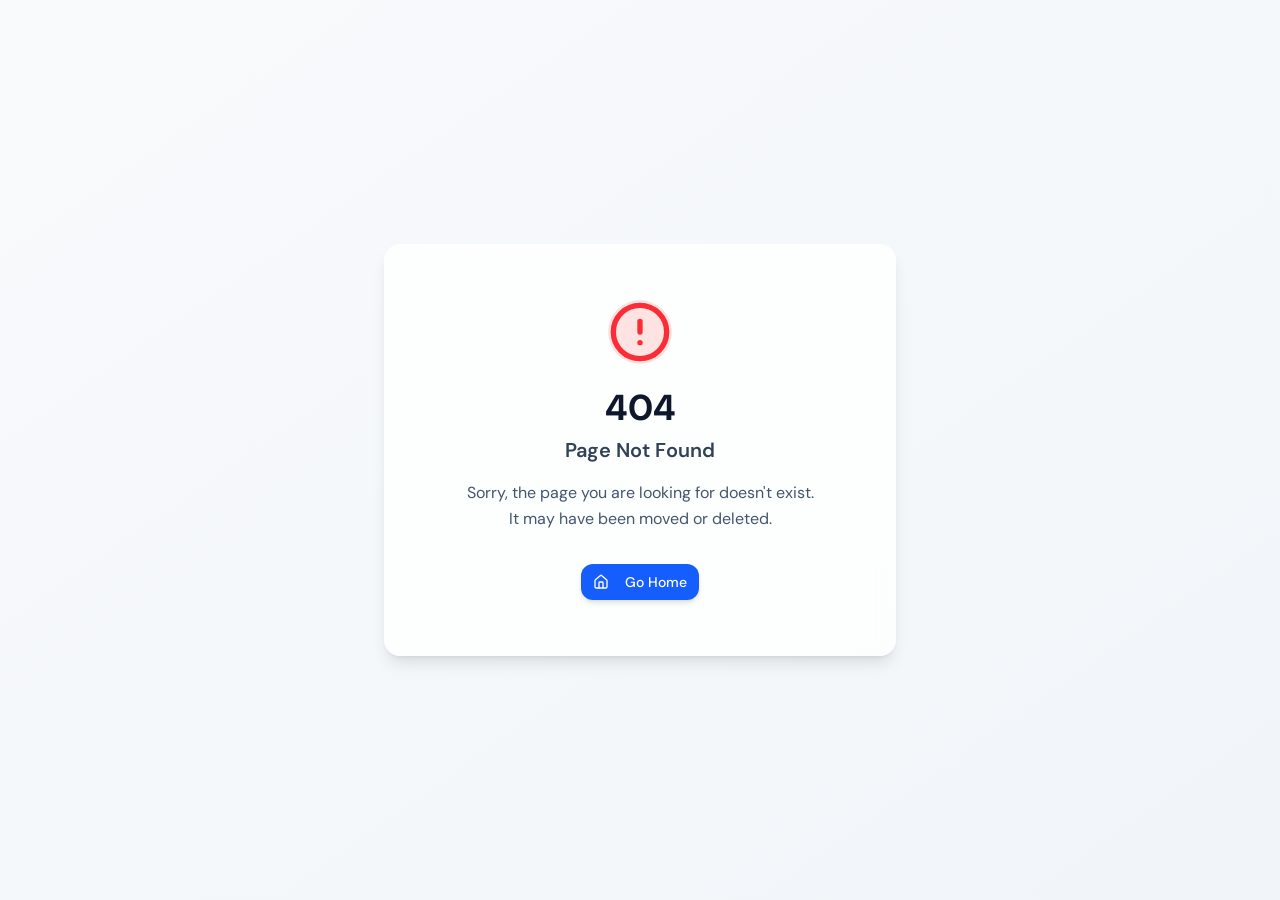
<file: index.html>
<!doctype html>
<html lang="no"><!-- Invig Locate IT v2 -->
  <head>
    <meta charset="UTF-8" />
    <meta name="viewport" content="width=device-width, initial-scale=1.0, maximum-scale=1" />
    <title>Invig Locate IT – Nøkkelsporing</title>
    <meta name="description" content="Denne nøkkelen er en del av Invig Locate IT – et smart sporingssystem for nøkler og verktøy på verkstedet." />
    <link rel="preconnect" href="https://fonts.googleapis.com" />
    <link rel="preconnect" href="https://fonts.gstatic.com" crossorigin />
    <link href="https://fonts.googleapis.com/css2?family=DM+Sans:ital,opsz,wght@0,9..40,300;0,9..40,400;0,9..40,500;0,9..40,600;0,9..40,700;1,9..40,400&display=swap" rel="stylesheet" />
    <script type="module" crossorigin src="/assets/index-BHKblNXv.js"></script>
    <link rel="stylesheet" crossorigin href="/assets/index-DjezPCcl.css">
    <script src="/__manus__/debug-collector.js" defer></script>
  </head>
  <body>
    <script id="manus-runtime">window.__MANUS_HOST_DEV__ = false;
(function(){"use strict";var Mr={exports:{}},Kn={};/**
 * @license React
 * react-jsx-runtime.production.js
 *
 * Copyright (c) Meta Platforms, Inc. and affiliates.
 *
 * This source code is licensed under the MIT license found in the
 * LICENSE file in the root directory of this source tree.
 */var $c;function um(){if($c)return Kn;$c=1;var r=Symbol.for("react.transitional.element"),i=Symbol.for("react.fragment");function c(s,d,m){var x=null;if(m!==void 0&&(x=""+m),d.key!==void 0&&(x=""+d.key),"key"in d){m={};for(var R in d)R!=="key"&&(m[R]=d[R])}else m=d;return d=m.ref,{$$typeof:r,type:s,key:x,ref:d!==void 0?d:null,props:m}}return Kn.Fragment=i,Kn.jsx=c,Kn.jsxs=c,Kn}var Fc;function dm(){return Fc||(Fc=1,Mr.exports=um()),Mr.exports}var h=dm(),Ar={exports:{}},Pn={},Rr={exports:{}},Nr={};/**
 * @license React
 * scheduler.production.js
 *
 * Copyright (c) Meta Platforms, Inc. and affiliates.
 *
 * This source code is licensed under the MIT license found in the
 * LICENSE file in the root directory of this source tree.
 */var Ic;function fm(){return Ic||(Ic=1,function(r){function i(A,q){var B=A.length;A.push(q);t:for(;0<B;){var bt=B-1>>>1,p=A[bt];if(0<d(p,q))A[bt]=q,A[B]=p,B=bt;else break t}}function c(A){return A.length===0?null:A[0]}function s(A){if(A.length===0)return null;var q=A[0],B=A.pop();if(B!==q){A[0]=B;t:for(var bt=0,p=A.length,O=p>>>1;bt<O;){var X=2*(bt+1)-1,G=A[X],Z=X+1,st=A[Z];if(0>d(G,B))Z<p&&0>d(st,G)?(A[bt]=st,A[Z]=B,bt=Z):(A[bt]=G,A[X]=B,bt=X);else if(Z<p&&0>d(st,B))A[bt]=st,A[Z]=B,bt=Z;else break t}}return q}function d(A,q){var B=A.sortIndex-q.sortIndex;return B!==0?B:A.id-q.id}if(r.unstable_now=void 0,typeof performance=="object"&&typeof performance.now=="function"){var m=performance;r.unstable_now=function(){return m.now()}}else{var x=Date,R=x.now();r.unstable_now=function(){return x.now()-R}}var C=[],v=[],D=1,j=null,J=3,at=!1,$=!1,nt=!1,ct=!1,ht=typeof setTimeout=="function"?setTimeout:null,St=typeof clearTimeout=="function"?clearTimeout:null,_=typeof setImmediate<"u"?setImmediate:null;function Y(A){for(var q=c(v);q!==null;){if(q.callback===null)s(v);else if(q.startTime<=A)s(v),q.sortIndex=q.expirationTime,i(C,q);else break;q=c(v)}}function H(A){if(nt=!1,Y(A),!$)if(c(C)!==null)$=!0,it||(it=!0,Bt());else{var q=c(v);q!==null&&Mt(H,q.startTime-A)}}var it=!1,rt=-1,V=5,xt=-1;function Be(){return ct?!0:!(r.unstable_now()-xt<V)}function te(){if(ct=!1,it){var A=r.unstable_now();xt=A;var q=!0;try{t:{$=!1,nt&&(nt=!1,St(rt),rt=-1),at=!0;var B=J;try{e:{for(Y(A),j=c(C);j!==null&&!(j.expirationTime>A&&Be());){var bt=j.callback;if(typeof bt=="function"){j.callback=null,J=j.priorityLevel;var p=bt(j.expirationTime<=A);if(A=r.unstable_now(),typeof p=="function"){j.callback=p,Y(A),q=!0;break e}j===c(C)&&s(C),Y(A)}else s(C);j=c(C)}if(j!==null)q=!0;else{var O=c(v);O!==null&&Mt(H,O.startTime-A),q=!1}}break t}finally{j=null,J=B,at=!1}q=void 0}}finally{q?Bt():it=!1}}}var Bt;if(typeof _=="function")Bt=function(){_(te)};else if(typeof MessageChannel<"u"){var me=new MessageChannel,Se=me.port2;me.port1.onmessage=te,Bt=function(){Se.postMessage(null)}}else Bt=function(){ht(te,0)};function Mt(A,q){rt=ht(function(){A(r.unstable_now())},q)}r.unstable_IdlePriority=5,r.unstable_ImmediatePriority=1,r.unstable_LowPriority=4,r.unstable_NormalPriority=3,r.unstable_Profiling=null,r.unstable_UserBlockingPriority=2,r.unstable_cancelCallback=function(A){A.callback=null},r.unstable_forceFrameRate=function(A){0>A||125<A?console.error("forceFrameRate takes a positive int between 0 and 125, forcing frame rates higher than 125 fps is not supported"):V=0<A?Math.floor(1e3/A):5},r.unstable_getCurrentPriorityLevel=function(){return J},r.unstable_next=function(A){switch(J){case 1:case 2:case 3:var q=3;break;default:q=J}var B=J;J=q;try{return A()}finally{J=B}},r.unstable_requestPaint=function(){ct=!0},r.unstable_runWithPriority=function(A,q){switch(A){case 1:case 2:case 3:case 4:case 5:break;default:A=3}var B=J;J=A;try{return q()}finally{J=B}},r.unstable_scheduleCallback=function(A,q,B){var bt=r.unstable_now();switch(typeof B=="object"&&B!==null?(B=B.delay,B=typeof B=="number"&&0<B?bt+B:bt):B=bt,A){case 1:var p=-1;break;case 2:p=250;break;case 5:p=1073741823;break;case 4:p=1e4;break;default:p=5e3}return p=B+p,A={id:D++,callback:q,priorityLevel:A,startTime:B,expirationTime:p,sortIndex:-1},B>bt?(A.sortIndex=B,i(v,A),c(C)===null&&A===c(v)&&(nt?(St(rt),rt=-1):nt=!0,Mt(H,B-bt))):(A.sortIndex=p,i(C,A),$||at||($=!0,it||(it=!0,Bt()))),A},r.unstable_shouldYield=Be,r.unstable_wrapCallback=function(A){var q=J;return function(){var B=J;J=q;try{return A.apply(this,arguments)}finally{J=B}}}}(Nr)),Nr}var tu;function hm(){return tu||(tu=1,Rr.exports=fm()),Rr.exports}var zr={exports:{}},ut={};/**
 * @license React
 * react.production.js
 *
 * Copyright (c) Meta Platforms, Inc. and affiliates.
 *
 * This source code is licensed under the MIT license found in the
 * LICENSE file in the root directory of this source tree.
 */var eu;function mm(){if(eu)return ut;eu=1;var r=Symbol.for("react.transitional.element"),i=Symbol.for("react.portal"),c=Symbol.for("react.fragment"),s=Symbol.for("react.strict_mode"),d=Symbol.for("react.profiler"),m=Symbol.for("react.consumer"),x=Symbol.for("react.context"),R=Symbol.for("react.forward_ref"),C=Symbol.for("react.suspense"),v=Symbol.for("react.memo"),D=Symbol.for("react.lazy"),j=Symbol.iterator;function J(p){return p===null||typeof p!="object"?null:(p=j&&p[j]||p["@@iterator"],typeof p=="function"?p:null)}var at={isMounted:function(){return!1},enqueueForceUpdate:function(){},enqueueReplaceState:function(){},enqueueSetState:function(){}},$=Object.assign,nt={};function ct(p,O,X){this.props=p,this.context=O,this.refs=nt,this.updater=X||at}ct.prototype.isReactComponent={},ct.prototype.setState=function(p,O){if(typeof p!="object"&&typeof p!="function"&&p!=null)throw Error("takes an object of state variables to update or a function which returns an object of state variables.");this.updater.enqueueSetState(this,p,O,"setState")},ct.prototype.forceUpdate=function(p){this.updater.enqueueForceUpdate(this,p,"forceUpdate")};function ht(){}ht.prototype=ct.prototype;function St(p,O,X){this.props=p,this.context=O,this.refs=nt,this.updater=X||at}var _=St.prototype=new ht;_.constructor=St,$(_,ct.prototype),_.isPureReactComponent=!0;var Y=Array.isArray,H={H:null,A:null,T:null,S:null,V:null},it=Object.prototype.hasOwnProperty;function rt(p,O,X,G,Z,st){return X=st.ref,{$$typeof:r,type:p,key:O,ref:X!==void 0?X:null,props:st}}function V(p,O){return rt(p.type,O,void 0,void 0,void 0,p.props)}function xt(p){return typeof p=="object"&&p!==null&&p.$$typeof===r}function Be(p){var O={"=":"=0",":":"=2"};return"$"+p.replace(/[=:]/g,function(X){return O[X]})}var te=/\/+/g;function Bt(p,O){return typeof p=="object"&&p!==null&&p.key!=null?Be(""+p.key):O.toString(36)}function me(){}function Se(p){switch(p.status){case"fulfilled":return p.value;case"rejected":throw p.reason;default:switch(typeof p.status=="string"?p.then(me,me):(p.status="pending",p.then(function(O){p.status==="pending"&&(p.status="fulfilled",p.value=O)},function(O){p.status==="pending"&&(p.status="rejected",p.reason=O)})),p.status){case"fulfilled":return p.value;case"rejected":throw p.reason}}throw p}function Mt(p,O,X,G,Z){var st=typeof p;(st==="undefined"||st==="boolean")&&(p=null);var I=!1;if(p===null)I=!0;else switch(st){case"bigint":case"string":case"number":I=!0;break;case"object":switch(p.$$typeof){case r:case i:I=!0;break;case D:return I=p._init,Mt(I(p._payload),O,X,G,Z)}}if(I)return Z=Z(p),I=G===""?"."+Bt(p,0):G,Y(Z)?(X="",I!=null&&(X=I.replace(te,"$&/")+"/"),Mt(Z,O,X,"",function(Jt){return Jt})):Z!=null&&(xt(Z)&&(Z=V(Z,X+(Z.key==null||p&&p.key===Z.key?"":(""+Z.key).replace(te,"$&/")+"/")+I)),O.push(Z)),1;I=0;var gt=G===""?".":G+":";if(Y(p))for(var Tt=0;Tt<p.length;Tt++)G=p[Tt],st=gt+Bt(G,Tt),I+=Mt(G,O,X,st,Z);else if(Tt=J(p),typeof Tt=="function")for(p=Tt.call(p),Tt=0;!(G=p.next()).done;)G=G.value,st=gt+Bt(G,Tt++),I+=Mt(G,O,X,st,Z);else if(st==="object"){if(typeof p.then=="function")return Mt(Se(p),O,X,G,Z);throw O=String(p),Error("Objects are not valid as a React child (found: "+(O==="[object Object]"?"object with keys {"+Object.keys(p).join(", ")+"}":O)+"). If you meant to render a collection of children, use an array instead.")}return I}function A(p,O,X){if(p==null)return p;var G=[],Z=0;return Mt(p,G,"","",function(st){return O.call(X,st,Z++)}),G}function q(p){if(p._status===-1){var O=p._result;O=O(),O.then(function(X){(p._status===0||p._status===-1)&&(p._status=1,p._result=X)},function(X){(p._status===0||p._status===-1)&&(p._status=2,p._result=X)}),p._status===-1&&(p._status=0,p._result=O)}if(p._status===1)return p._result.default;throw p._result}var B=typeof reportError=="function"?reportError:function(p){if(typeof window=="object"&&typeof window.ErrorEvent=="function"){var O=new window.ErrorEvent("error",{bubbles:!0,cancelable:!0,message:typeof p=="object"&&p!==null&&typeof p.message=="string"?String(p.message):String(p),error:p});if(!window.dispatchEvent(O))return}else if(typeof process=="object"&&typeof process.emit=="function"){process.emit("uncaughtException",p);return}console.error(p)};function bt(){}return ut.Children={map:A,forEach:function(p,O,X){A(p,function(){O.apply(this,arguments)},X)},count:function(p){var O=0;return A(p,function(){O++}),O},toArray:function(p){return A(p,function(O){return O})||[]},only:function(p){if(!xt(p))throw Error("React.Children.only expected to receive a single React element child.");return p}},ut.Component=ct,ut.Fragment=c,ut.Profiler=d,ut.PureComponent=St,ut.StrictMode=s,ut.Suspense=C,ut.__CLIENT_INTERNALS_DO_NOT_USE_OR_WARN_USERS_THEY_CANNOT_UPGRADE=H,ut.__COMPILER_RUNTIME={__proto__:null,c:function(p){return H.H.useMemoCache(p)}},ut.cache=function(p){return function(){return p.apply(null,arguments)}},ut.cloneElement=function(p,O,X){if(p==null)throw Error("The argument must be a React element, but you passed "+p+".");var G=$({},p.props),Z=p.key,st=void 0;if(O!=null)for(I in O.ref!==void 0&&(st=void 0),O.key!==void 0&&(Z=""+O.key),O)!it.call(O,I)||I==="key"||I==="__self"||I==="__source"||I==="ref"&&O.ref===void 0||(G[I]=O[I]);var I=arguments.length-2;if(I===1)G.children=X;else if(1<I){for(var gt=Array(I),Tt=0;Tt<I;Tt++)gt[Tt]=arguments[Tt+2];G.children=gt}return rt(p.type,Z,void 0,void 0,st,G)},ut.createContext=function(p){return p={$$typeof:x,_currentValue:p,_currentValue2:p,_threadCount:0,Provider:null,Consumer:null},p.Provider=p,p.Consumer={$$typeof:m,_context:p},p},ut.createElement=function(p,O,X){var G,Z={},st=null;if(O!=null)for(G in O.key!==void 0&&(st=""+O.key),O)it.call(O,G)&&G!=="key"&&G!=="__self"&&G!=="__source"&&(Z[G]=O[G]);var I=arguments.length-2;if(I===1)Z.children=X;else if(1<I){for(var gt=Array(I),Tt=0;Tt<I;Tt++)gt[Tt]=arguments[Tt+2];Z.children=gt}if(p&&p.defaultProps)for(G in I=p.defaultProps,I)Z[G]===void 0&&(Z[G]=I[G]);return rt(p,st,void 0,void 0,null,Z)},ut.createRef=function(){return{current:null}},ut.forwardRef=function(p){return{$$typeof:R,render:p}},ut.isValidElement=xt,ut.lazy=function(p){return{$$typeof:D,_payload:{_status:-1,_result:p},_init:q}},ut.memo=function(p,O){return{$$typeof:v,type:p,compare:O===void 0?null:O}},ut.startTransition=function(p){var O=H.T,X={};H.T=X;try{var G=p(),Z=H.S;Z!==null&&Z(X,G),typeof G=="object"&&G!==null&&typeof G.then=="function"&&G.then(bt,B)}catch(st){B(st)}finally{H.T=O}},ut.unstable_useCacheRefresh=function(){return H.H.useCacheRefresh()},ut.use=function(p){return H.H.use(p)},ut.useActionState=function(p,O,X){return H.H.useActionState(p,O,X)},ut.useCallback=function(p,O){return H.H.useCallback(p,O)},ut.useContext=function(p){return H.H.useContext(p)},ut.useDebugValue=function(){},ut.useDeferredValue=function(p,O){return H.H.useDeferredValue(p,O)},ut.useEffect=function(p,O,X){var G=H.H;if(typeof X=="function")throw Error("useEffect CRUD overload is not enabled in this build of React.");return G.useEffect(p,O)},ut.useId=function(){return H.H.useId()},ut.useImperativeHandle=function(p,O,X){return H.H.useImperativeHandle(p,O,X)},ut.useInsertionEffect=function(p,O){return H.H.useInsertionEffect(p,O)},ut.useLayoutEffect=function(p,O){return H.H.useLayoutEffect(p,O)},ut.useMemo=function(p,O){return H.H.useMemo(p,O)},ut.useOptimistic=function(p,O){return H.H.useOptimistic(p,O)},ut.useReducer=function(p,O,X){return H.H.useReducer(p,O,X)},ut.useRef=function(p){return H.H.useRef(p)},ut.useState=function(p){return H.H.useState(p)},ut.useSyncExternalStore=function(p,O,X){return H.H.useSyncExternalStore(p,O,X)},ut.useTransition=function(){return H.H.useTransition()},ut.version="19.1.1",ut}var lu;function _r(){return lu||(lu=1,zr.exports=mm()),zr.exports}var kr={exports:{}},he={};/**
 * @license React
 * react-dom.production.js
 *
 * Copyright (c) Meta Platforms, Inc. and affiliates.
 *
 * This source code is licensed under the MIT license found in the
 * LICENSE file in the root directory of this source tree.
 */var au;function gm(){if(au)return he;au=1;var r=_r();function i(C){var v="https://react.dev/errors/"+C;if(1<arguments.length){v+="?args[]="+encodeURIComponent(arguments[1]);for(var D=2;D<arguments.length;D++)v+="&args[]="+encodeURIComponent(arguments[D])}return"Minified React error #"+C+"; visit "+v+" for the full message or use the non-minified dev environment for full errors and additional helpful warnings."}function c(){}var s={d:{f:c,r:function(){throw Error(i(522))},D:c,C:c,L:c,m:c,X:c,S:c,M:c},p:0,findDOMNode:null},d=Symbol.for("react.portal");function m(C,v,D){var j=3<arguments.length&&arguments[3]!==void 0?arguments[3]:null;return{$$typeof:d,key:j==null?null:""+j,children:C,containerInfo:v,implementation:D}}var x=r.__CLIENT_INTERNALS_DO_NOT_USE_OR_WARN_USERS_THEY_CANNOT_UPGRADE;function R(C,v){if(C==="font")return"";if(typeof v=="string")return v==="use-credentials"?v:""}return he.__DOM_INTERNALS_DO_NOT_USE_OR_WARN_USERS_THEY_CANNOT_UPGRADE=s,he.createPortal=function(C,v){var D=2<arguments.length&&arguments[2]!==void 0?arguments[2]:null;if(!v||v.nodeType!==1&&v.nodeType!==9&&v.nodeType!==11)throw Error(i(299));return m(C,v,null,D)},he.flushSync=function(C){var v=x.T,D=s.p;try{if(x.T=null,s.p=2,C)return C()}finally{x.T=v,s.p=D,s.d.f()}},he.preconnect=function(C,v){typeof C=="string"&&(v?(v=v.crossOrigin,v=typeof v=="string"?v==="use-credentials"?v:"":void 0):v=null,s.d.C(C,v))},he.prefetchDNS=function(C){typeof C=="string"&&s.d.D(C)},he.preinit=function(C,v){if(typeof C=="string"&&v&&typeof v.as=="string"){var D=v.as,j=R(D,v.crossOrigin),J=typeof v.integrity=="string"?v.integrity:void 0,at=typeof v.fetchPriority=="string"?v.fetchPriority:void 0;D==="style"?s.d.S(C,typeof v.precedence=="string"?v.precedence:void 0,{crossOrigin:j,integrity:J,fetchPriority:at}):D==="script"&&s.d.X(C,{crossOrigin:j,integrity:J,fetchPriority:at,nonce:typeof v.nonce=="string"?v.nonce:void 0})}},he.preinitModule=function(C,v){if(typeof C=="string")if(typeof v=="object"&&v!==null){if(v.as==null||v.as==="script"){var D=R(v.as,v.crossOrigin);s.d.M(C,{crossOrigin:D,integrity:typeof v.integrity=="string"?v.integrity:void 0,nonce:typeof v.nonce=="string"?v.nonce:void 0})}}else v==null&&s.d.M(C)},he.preload=function(C,v){if(typeof C=="string"&&typeof v=="object"&&v!==null&&typeof v.as=="string"){var D=v.as,j=R(D,v.crossOrigin);s.d.L(C,D,{crossOrigin:j,integrity:typeof v.integrity=="string"?v.integrity:void 0,nonce:typeof v.nonce=="string"?v.nonce:void 0,type:typeof v.type=="string"?v.type:void 0,fetchPriority:typeof v.fetchPriority=="string"?v.fetchPriority:void 0,referrerPolicy:typeof v.referrerPolicy=="string"?v.referrerPolicy:void 0,imageSrcSet:typeof v.imageSrcSet=="string"?v.imageSrcSet:void 0,imageSizes:typeof v.imageSizes=="string"?v.imageSizes:void 0,media:typeof v.media=="string"?v.media:void 0})}},he.preloadModule=function(C,v){if(typeof C=="string")if(v){var D=R(v.as,v.crossOrigin);s.d.m(C,{as:typeof v.as=="string"&&v.as!=="script"?v.as:void 0,crossOrigin:D,integrity:typeof v.integrity=="string"?v.integrity:void 0})}else s.d.m(C)},he.requestFormReset=function(C){s.d.r(C)},he.unstable_batchedUpdates=function(C,v){return C(v)},he.useFormState=function(C,v,D){return x.H.useFormState(C,v,D)},he.useFormStatus=function(){return x.H.useHostTransitionStatus()},he.version="19.1.1",he}var nu;function pm(){if(nu)return kr.exports;nu=1;function r(){if(!(typeof __REACT_DEVTOOLS_GLOBAL_HOOK__>"u"||typeof __REACT_DEVTOOLS_GLOBAL_HOOK__.checkDCE!="function"))try{__REACT_DEVTOOLS_GLOBAL_HOOK__.checkDCE(r)}catch(i){console.error(i)}}return r(),kr.exports=gm(),kr.exports}/**
 * @license React
 * react-dom-client.production.js
 *
 * Copyright (c) Meta Platforms, Inc. and affiliates.
 *
 * This source code is licensed under the MIT license found in the
 * LICENSE file in the root directory of this source tree.
 */var ou;function ym(){if(ou)return Pn;ou=1;var r=hm(),i=_r(),c=pm();function s(t){var e="https://react.dev/errors/"+t;if(1<arguments.length){e+="?args[]="+encodeURIComponent(arguments[1]);for(var l=2;l<arguments.length;l++)e+="&args[]="+encodeURIComponent(arguments[l])}return"Minified React error #"+t+"; visit "+e+" for the full message or use the non-minified dev environment for full errors and additional helpful warnings."}function d(t){return!(!t||t.nodeType!==1&&t.nodeType!==9&&t.nodeType!==11)}function m(t){var e=t,l=t;if(t.alternate)for(;e.return;)e=e.return;else{t=e;do e=t,(e.flags&4098)!==0&&(l=e.return),t=e.return;while(t)}return e.tag===3?l:null}function x(t){if(t.tag===13){var e=t.memoizedState;if(e===null&&(t=t.alternate,t!==null&&(e=t.memoizedState)),e!==null)return e.dehydrated}return null}function R(t){if(m(t)!==t)throw Error(s(188))}function C(t){var e=t.alternate;if(!e){if(e=m(t),e===null)throw Error(s(188));return e!==t?null:t}for(var l=t,a=e;;){var n=l.return;if(n===null)break;var o=n.alternate;if(o===null){if(a=n.return,a!==null){l=a;continue}break}if(n.child===o.child){for(o=n.child;o;){if(o===l)return R(n),t;if(o===a)return R(n),e;o=o.sibling}throw Error(s(188))}if(l.return!==a.return)l=n,a=o;else{for(var u=!1,f=n.child;f;){if(f===l){u=!0,l=n,a=o;break}if(f===a){u=!0,a=n,l=o;break}f=f.sibling}if(!u){for(f=o.child;f;){if(f===l){u=!0,l=o,a=n;break}if(f===a){u=!0,a=o,l=n;break}f=f.sibling}if(!u)throw Error(s(189))}}if(l.alternate!==a)throw Error(s(190))}if(l.tag!==3)throw Error(s(188));return l.stateNode.current===l?t:e}function v(t){var e=t.tag;if(e===5||e===26||e===27||e===6)return t;for(t=t.child;t!==null;){if(e=v(t),e!==null)return e;t=t.sibling}return null}var D=Object.assign,j=Symbol.for("react.element"),J=Symbol.for("react.transitional.element"),at=Symbol.for("react.portal"),$=Symbol.for("react.fragment"),nt=Symbol.for("react.strict_mode"),ct=Symbol.for("react.profiler"),ht=Symbol.for("react.provider"),St=Symbol.for("react.consumer"),_=Symbol.for("react.context"),Y=Symbol.for("react.forward_ref"),H=Symbol.for("react.suspense"),it=Symbol.for("react.suspense_list"),rt=Symbol.for("react.memo"),V=Symbol.for("react.lazy"),xt=Symbol.for("react.activity"),Be=Symbol.for("react.memo_cache_sentinel"),te=Symbol.iterator;function Bt(t){return t===null||typeof t!="object"?null:(t=te&&t[te]||t["@@iterator"],typeof t=="function"?t:null)}var me=Symbol.for("react.client.reference");function Se(t){if(t==null)return null;if(typeof t=="function")return t.$$typeof===me?null:t.displayName||t.name||null;if(typeof t=="string")return t;switch(t){case $:return"Fragment";case ct:return"Profiler";case nt:return"StrictMode";case H:return"Suspense";case it:return"SuspenseList";case xt:return"Activity"}if(typeof t=="object")switch(t.$$typeof){case at:return"Portal";case _:return(t.displayName||"Context")+".Provider";case St:return(t._context.displayName||"Context")+".Consumer";case Y:var e=t.render;return t=t.displayName,t||(t=e.displayName||e.name||"",t=t!==""?"ForwardRef("+t+")":"ForwardRef"),t;case rt:return e=t.displayName||null,e!==null?e:Se(t.type)||"Memo";case V:e=t._payload,t=t._init;try{return Se(t(e))}catch{}}return null}var Mt=Array.isArray,A=i.__CLIENT_INTERNALS_DO_NOT_USE_OR_WARN_USERS_THEY_CANNOT_UPGRADE,q=c.__DOM_INTERNALS_DO_NOT_USE_OR_WARN_USERS_THEY_CANNOT_UPGRADE,B={pending:!1,data:null,method:null,action:null},bt=[],p=-1;function O(t){return{current:t}}function X(t){0>p||(t.current=bt[p],bt[p]=null,p--)}function G(t,e){p++,bt[p]=t.current,t.current=e}var Z=O(null),st=O(null),I=O(null),gt=O(null);function Tt(t,e){switch(G(I,e),G(st,t),G(Z,null),e.nodeType){case 9:case 11:t=(t=e.documentElement)&&(t=t.namespaceURI)?Hh(t):0;break;default:if(t=e.tagName,e=e.namespaceURI)e=Hh(e),t=Uh(e,t);else switch(t){case"svg":t=1;break;case"math":t=2;break;default:t=0}}X(Z),G(Z,t)}function Jt(){X(Z),X(st),X(I)}function Ke(t){t.memoizedState!==null&&G(gt,t);var e=Z.current,l=Uh(e,t.type);e!==l&&(G(st,t),G(Z,l))}function Ce(t){st.current===t&&(X(Z),X(st)),gt.current===t&&(X(gt),Wo._currentValue=B)}var Pe=Object.prototype.hasOwnProperty,yl=r.unstable_scheduleCallback,sn=r.unstable_cancelCallback,Ca=r.unstable_shouldYield,ri=r.unstable_requestPaint,ge=r.unstable_now,si=r.unstable_getCurrentPriorityLevel,Ul=r.unstable_ImmediatePriority,Fn=r.unstable_UserBlockingPriority,nl=r.unstable_NormalPriority,ci=r.unstable_LowPriority,Gl=r.unstable_IdlePriority,ui=r.log,Ea=r.unstable_setDisableYieldValue,ql=null,Wt=null;function Je(t){if(typeof ui=="function"&&Ea(t),Wt&&typeof Wt.setStrictMode=="function")try{Wt.setStrictMode(ql,t)}catch{}}var $t=Math.clz32?Math.clz32:fi,di=Math.log,Ta=Math.LN2;function fi(t){return t>>>=0,t===0?32:31-(di(t)/Ta|0)|0}var L=256,cn=4194304;function vl(t){var e=t&42;if(e!==0)return e;switch(t&-t){case 1:return 1;case 2:return 2;case 4:return 4;case 8:return 8;case 16:return 16;case 32:return 32;case 64:return 64;case 128:return 128;case 256:case 512:case 1024:case 2048:case 4096:case 8192:case 16384:case 32768:case 65536:case 131072:case 262144:case 524288:case 1048576:case 2097152:return t&4194048;case 4194304:case 8388608:case 16777216:case 33554432:return t&62914560;case 67108864:return 67108864;case 134217728:return 134217728;case 268435456:return 268435456;case 536870912:return 536870912;case 1073741824:return 0;default:return t}}function un(t,e,l){var a=t.pendingLanes;if(a===0)return 0;var n=0,o=t.suspendedLanes,u=t.pingedLanes;t=t.warmLanes;var f=a&134217727;return f!==0?(a=f&~o,a!==0?n=vl(a):(u&=f,u!==0?n=vl(u):l||(l=f&~t,l!==0&&(n=vl(l))))):(f=a&~o,f!==0?n=vl(f):u!==0?n=vl(u):l||(l=a&~t,l!==0&&(n=vl(l)))),n===0?0:e!==0&&e!==n&&(e&o)===0&&(o=n&-n,l=e&-e,o>=l||o===32&&(l&4194048)!==0)?e:n}function Dt(t,e){return(t.pendingLanes&~(t.suspendedLanes&~t.pingedLanes)&e)===0}function In(t,e){switch(t){case 1:case 2:case 4:case 8:case 64:return e+250;case 16:case 32:case 128:case 256:case 512:case 1024:case 2048:case 4096:case 8192:case 16384:case 32768:case 65536:case 131072:case 262144:case 524288:case 1048576:case 2097152:return e+5e3;case 4194304:case 8388608:case 16777216:case 33554432:return-1;case 67108864:case 134217728:case 268435456:case 536870912:case 1073741824:return-1;default:return-1}}function to(){var t=L;return L<<=1,(L&4194048)===0&&(L=256),t}function hi(){var t=cn;return cn<<=1,(cn&62914560)===0&&(cn=4194304),t}function eo(t){for(var e=[],l=0;31>l;l++)e.push(t);return e}function Da(t,e){t.pendingLanes|=e,e!==268435456&&(t.suspendedLanes=0,t.pingedLanes=0,t.warmLanes=0)}function Ir(t,e,l,a,n,o){var u=t.pendingLanes;t.pendingLanes=l,t.suspendedLanes=0,t.pingedLanes=0,t.warmLanes=0,t.expiredLanes&=l,t.entangledLanes&=l,t.errorRecoveryDisabledLanes&=l,t.shellSuspendCounter=0;var f=t.entanglements,g=t.expirationTimes,S=t.hiddenUpdates;for(l=u&~l;0<l;){var N=31-$t(l),k=1<<N;f[N]=0,g[N]=-1;var E=S[N];if(E!==null)for(S[N]=null,N=0;N<E.length;N++){var T=E[N];T!==null&&(T.lane&=-536870913)}l&=~k}a!==0&&mi(t,a,0),o!==0&&n===0&&t.tag!==0&&(t.suspendedLanes|=o&~(u&~e))}function mi(t,e,l){t.pendingLanes|=e,t.suspendedLanes&=~e;var a=31-$t(e);t.entangledLanes|=e,t.entanglements[a]=t.entanglements[a]|1073741824|l&4194090}function gi(t,e){var l=t.entangledLanes|=e;for(t=t.entanglements;l;){var a=31-$t(l),n=1<<a;n&e|t[a]&e&&(t[a]|=e),l&=~n}}function lo(t){switch(t){case 2:t=1;break;case 8:t=4;break;case 32:t=16;break;case 256:case 512:case 1024:case 2048:case 4096:case 8192:case 16384:case 32768:case 65536:case 131072:case 262144:case 524288:case 1048576:case 2097152:case 4194304:case 8388608:case 16777216:case 33554432:t=128;break;case 268435456:t=134217728;break;default:t=0}return t}function ao(t){return t&=-t,2<t?8<t?(t&134217727)!==0?32:268435456:8:2}function pi(){var t=q.p;return t!==0?t:(t=window.event,t===void 0?32:nm(t.type))}function ts(t,e){var l=q.p;try{return q.p=t,e()}finally{q.p=l}}var ol=Math.random().toString(36).slice(2),ee="__reactFiber$"+ol,pe="__reactProps$"+ol,Yl="__reactContainer$"+ol,no="__reactEvents$"+ol,es="__reactListeners$"+ol,ls="__reactHandles$"+ol,yi="__reactResources$"+ol,Ma="__reactMarker$"+ol;function oo(t){delete t[ee],delete t[pe],delete t[no],delete t[es],delete t[ls]}function Vl(t){var e=t[ee];if(e)return e;for(var l=t.parentNode;l;){if(e=l[Yl]||l[ee]){if(l=e.alternate,e.child!==null||l!==null&&l.child!==null)for(t=Vh(t);t!==null;){if(l=t[ee])return l;t=Vh(t)}return e}t=l,l=t.parentNode}return null}function Xl(t){if(t=t[ee]||t[Yl]){var e=t.tag;if(e===5||e===6||e===13||e===26||e===27||e===3)return t}return null}function Aa(t){var e=t.tag;if(e===5||e===26||e===27||e===6)return t.stateNode;throw Error(s(33))}function Zl(t){var e=t[yi];return e||(e=t[yi]={hoistableStyles:new Map,hoistableScripts:new Map}),e}function Vt(t){t[Ma]=!0}var vi=new Set,bi={};function bl(t,e){We(t,e),We(t+"Capture",e)}function We(t,e){for(bi[t]=e,t=0;t<e.length;t++)vi.add(e[t])}var as=RegExp("^[:A-Z_a-z\\u00C0-\\u00D6\\u00D8-\\u00F6\\u00F8-\\u02FF\\u0370-\\u037D\\u037F-\\u1FFF\\u200C-\\u200D\\u2070-\\u218F\\u2C00-\\u2FEF\\u3001-\\uD7FF\\uF900-\\uFDCF\\uFDF0-\\uFFFD][:A-Z_a-z\\u00C0-\\u00D6\\u00D8-\\u00F6\\u00F8-\\u02FF\\u0370-\\u037D\\u037F-\\u1FFF\\u200C-\\u200D\\u2070-\\u218F\\u2C00-\\u2FEF\\u3001-\\uD7FF\\uF900-\\uFDCF\\uFDF0-\\uFFFD\\-.0-9\\u00B7\\u0300-\\u036F\\u203F-\\u2040]*$"),xi={},wi={};function Ra(t){return Pe.call(wi,t)?!0:Pe.call(xi,t)?!1:as.test(t)?wi[t]=!0:(xi[t]=!0,!1)}function M(t,e,l){if(Ra(e))if(l===null)t.removeAttribute(e);else{switch(typeof l){case"undefined":case"function":case"symbol":t.removeAttribute(e);return;case"boolean":var a=e.toLowerCase().slice(0,5);if(a!=="data-"&&a!=="aria-"){t.removeAttribute(e);return}}t.setAttribute(e,""+l)}}function tt(t,e,l){if(l===null)t.removeAttribute(e);else{switch(typeof l){case"undefined":case"function":case"symbol":case"boolean":t.removeAttribute(e);return}t.setAttribute(e,""+l)}}function Ot(t,e,l,a){if(a===null)t.removeAttribute(l);else{switch(typeof a){case"undefined":case"function":case"symbol":case"boolean":t.removeAttribute(l);return}t.setAttributeNS(e,l,""+a)}}var le,Ee;function ae(t){if(le===void 0)try{throw Error()}catch(l){var e=l.stack.trim().match(/\n( *(at )?)/);le=e&&e[1]||"",Ee=-1<l.stack.indexOf(`
    at`)?" (<anonymous>)":-1<l.stack.indexOf("@")?"@unknown:0:0":""}return`
`+le+t+Ee}var Le=!1;function He(t,e){if(!t||Le)return"";Le=!0;var l=Error.prepareStackTrace;Error.prepareStackTrace=void 0;try{var a={DetermineComponentFrameRoot:function(){try{if(e){var k=function(){throw Error()};if(Object.defineProperty(k.prototype,"props",{set:function(){throw Error()}}),typeof Reflect=="object"&&Reflect.construct){try{Reflect.construct(k,[])}catch(T){var E=T}Reflect.construct(t,[],k)}else{try{k.call()}catch(T){E=T}t.call(k.prototype)}}else{try{throw Error()}catch(T){E=T}(k=t())&&typeof k.catch=="function"&&k.catch(function(){})}}catch(T){if(T&&E&&typeof T.stack=="string")return[T.stack,E.stack]}return[null,null]}};a.DetermineComponentFrameRoot.displayName="DetermineComponentFrameRoot";var n=Object.getOwnPropertyDescriptor(a.DetermineComponentFrameRoot,"name");n&&n.configurable&&Object.defineProperty(a.DetermineComponentFrameRoot,"name",{value:"DetermineComponentFrameRoot"});var o=a.DetermineComponentFrameRoot(),u=o[0],f=o[1];if(u&&f){var g=u.split(`
`),S=f.split(`
`);for(n=a=0;a<g.length&&!g[a].includes("DetermineComponentFrameRoot");)a++;for(;n<S.length&&!S[n].includes("DetermineComponentFrameRoot");)n++;if(a===g.length||n===S.length)for(a=g.length-1,n=S.length-1;1<=a&&0<=n&&g[a]!==S[n];)n--;for(;1<=a&&0<=n;a--,n--)if(g[a]!==S[n]){if(a!==1||n!==1)do if(a--,n--,0>n||g[a]!==S[n]){var N=`
`+g[a].replace(" at new "," at ");return t.displayName&&N.includes("<anonymous>")&&(N=N.replace("<anonymous>",t.displayName)),N}while(1<=a&&0<=n);break}}}finally{Le=!1,Error.prepareStackTrace=l}return(l=t?t.displayName||t.name:"")?ae(l):""}function Ql(t){switch(t.tag){case 26:case 27:case 5:return ae(t.type);case 16:return ae("Lazy");case 13:return ae("Suspense");case 19:return ae("SuspenseList");case 0:case 15:return He(t.type,!1);case 11:return He(t.type.render,!1);case 1:return He(t.type,!0);case 31:return ae("Activity");default:return""}}function xl(t){try{var e="";do e+=Ql(t),t=t.return;while(t);return e}catch(l){return`
Error generating stack: `+l.message+`
`+l.stack}}function Xt(t){switch(typeof t){case"bigint":case"boolean":case"number":case"string":case"undefined":return t;case"object":return t;default:return""}}function il(t){var e=t.type;return(t=t.nodeName)&&t.toLowerCase()==="input"&&(e==="checkbox"||e==="radio")}function ve(t){var e=il(t)?"checked":"value",l=Object.getOwnPropertyDescriptor(t.constructor.prototype,e),a=""+t[e];if(!t.hasOwnProperty(e)&&typeof l<"u"&&typeof l.get=="function"&&typeof l.set=="function"){var n=l.get,o=l.set;return Object.defineProperty(t,e,{configurable:!0,get:function(){return n.call(this)},set:function(u){a=""+u,o.call(this,u)}}),Object.defineProperty(t,e,{enumerable:l.enumerable}),{getValue:function(){return a},setValue:function(u){a=""+u},stopTracking:function(){t._valueTracker=null,delete t[e]}}}}function re(t){t._valueTracker||(t._valueTracker=ve(t))}function rl(t){if(!t)return!1;var e=t._valueTracker;if(!e)return!0;var l=e.getValue(),a="";return t&&(a=il(t)?t.checked?"true":"false":t.value),t=a,t!==l?(e.setValue(t),!0):!1}function wl(t){if(t=t||(typeof document<"u"?document:void 0),typeof t>"u")return null;try{return t.activeElement||t.body}catch{return t.body}}var dn=/[\n"\\]/g;function se(t){return t.replace(dn,function(e){return"\\"+e.charCodeAt(0).toString(16)+" "})}function Kl(t,e,l,a,n,o,u,f){t.name="",u!=null&&typeof u!="function"&&typeof u!="symbol"&&typeof u!="boolean"?t.type=u:t.removeAttribute("type"),e!=null?u==="number"?(e===0&&t.value===""||t.value!=e)&&(t.value=""+Xt(e)):t.value!==""+Xt(e)&&(t.value=""+Xt(e)):u!=="submit"&&u!=="reset"||t.removeAttribute("value"),e!=null?Pl(t,u,Xt(e)):l!=null?Pl(t,u,Xt(l)):a!=null&&t.removeAttribute("value"),n==null&&o!=null&&(t.defaultChecked=!!o),n!=null&&(t.checked=n&&typeof n!="function"&&typeof n!="symbol"),f!=null&&typeof f!="function"&&typeof f!="symbol"&&typeof f!="boolean"?t.name=""+Xt(f):t.removeAttribute("name")}function Na(t,e,l,a,n,o,u,f){if(o!=null&&typeof o!="function"&&typeof o!="symbol"&&typeof o!="boolean"&&(t.type=o),e!=null||l!=null){if(!(o!=="submit"&&o!=="reset"||e!=null))return;l=l!=null?""+Xt(l):"",e=e!=null?""+Xt(e):l,f||e===t.value||(t.value=e),t.defaultValue=e}a=a??n,a=typeof a!="function"&&typeof a!="symbol"&&!!a,t.checked=f?t.checked:!!a,t.defaultChecked=!!a,u!=null&&typeof u!="function"&&typeof u!="symbol"&&typeof u!="boolean"&&(t.name=u)}function Pl(t,e,l){e==="number"&&wl(t.ownerDocument)===t||t.defaultValue===""+l||(t.defaultValue=""+l)}function $e(t,e,l,a){if(t=t.options,e){e={};for(var n=0;n<l.length;n++)e["$"+l[n]]=!0;for(l=0;l<t.length;l++)n=e.hasOwnProperty("$"+t[l].value),t[l].selected!==n&&(t[l].selected=n),n&&a&&(t[l].defaultSelected=!0)}else{for(l=""+Xt(l),e=null,n=0;n<t.length;n++){if(t[n].value===l){t[n].selected=!0,a&&(t[n].defaultSelected=!0);return}e!==null||t[n].disabled||(e=t[n])}e!==null&&(e.selected=!0)}}function za(t,e,l){if(e!=null&&(e=""+Xt(e),e!==t.value&&(t.value=e),l==null)){t.defaultValue!==e&&(t.defaultValue=e);return}t.defaultValue=l!=null?""+Xt(l):""}function _a(t,e,l,a){if(e==null){if(a!=null){if(l!=null)throw Error(s(92));if(Mt(a)){if(1<a.length)throw Error(s(93));a=a[0]}l=a}l==null&&(l=""),e=l}l=Xt(e),t.defaultValue=l,a=t.textContent,a===l&&a!==""&&a!==null&&(t.value=a)}function Fe(t,e){if(e){var l=t.firstChild;if(l&&l===t.lastChild&&l.nodeType===3){l.nodeValue=e;return}}t.textContent=e}var fn=new Set("animationIterationCount aspectRatio borderImageOutset borderImageSlice borderImageWidth boxFlex boxFlexGroup boxOrdinalGroup columnCount columns flex flexGrow flexPositive flexShrink flexNegative flexOrder gridArea gridRow gridRowEnd gridRowSpan gridRowStart gridColumn gridColumnEnd gridColumnSpan gridColumnStart fontWeight lineClamp lineHeight opacity order orphans scale tabSize widows zIndex zoom fillOpacity floodOpacity stopOpacity strokeDasharray strokeDashoffset strokeMiterlimit strokeOpacity strokeWidth MozAnimationIterationCount MozBoxFlex MozBoxFlexGroup MozLineClamp msAnimationIterationCount msFlex msZoom msFlexGrow msFlexNegative msFlexOrder msFlexPositive msFlexShrink msGridColumn msGridColumnSpan msGridRow msGridRowSpan WebkitAnimationIterationCount WebkitBoxFlex WebKitBoxFlexGroup WebkitBoxOrdinalGroup WebkitColumnCount WebkitColumns WebkitFlex WebkitFlexGrow WebkitFlexPositive WebkitFlexShrink WebkitLineClamp".split(" "));function ka(t,e,l){var a=e.indexOf("--")===0;l==null||typeof l=="boolean"||l===""?a?t.setProperty(e,""):e==="float"?t.cssFloat="":t[e]="":a?t.setProperty(e,l):typeof l!="number"||l===0||fn.has(e)?e==="float"?t.cssFloat=l:t[e]=(""+l).trim():t[e]=l+"px"}function Oa(t,e,l){if(e!=null&&typeof e!="object")throw Error(s(62));if(t=t.style,l!=null){for(var a in l)!l.hasOwnProperty(a)||e!=null&&e.hasOwnProperty(a)||(a.indexOf("--")===0?t.setProperty(a,""):a==="float"?t.cssFloat="":t[a]="");for(var n in e)a=e[n],e.hasOwnProperty(n)&&l[n]!==a&&ka(t,n,a)}else for(var o in e)e.hasOwnProperty(o)&&ka(t,o,e[o])}function ja(t){if(t.indexOf("-")===-1)return!1;switch(t){case"annotation-xml":case"color-profile":case"font-face":case"font-face-src":case"font-face-uri":case"font-face-format":case"font-face-name":case"missing-glyph":return!1;default:return!0}}var Si=new Map([["acceptCharset","accept-charset"],["htmlFor","for"],["httpEquiv","http-equiv"],["crossOrigin","crossorigin"],["accentHeight","accent-height"],["alignmentBaseline","alignment-baseline"],["arabicForm","arabic-form"],["baselineShift","baseline-shift"],["capHeight","cap-height"],["clipPath","clip-path"],["clipRule","clip-rule"],["colorInterpolation","color-interpolation"],["colorInterpolationFilters","color-interpolation-filters"],["colorProfile","color-profile"],["colorRendering","color-rendering"],["dominantBaseline","dominant-baseline"],["enableBackground","enable-background"],["fillOpacity","fill-opacity"],["fillRule","fill-rule"],["floodColor","flood-color"],["floodOpacity","flood-opacity"],["fontFamily","font-family"],["fontSize","font-size"],["fontSizeAdjust","font-size-adjust"],["fontStretch","font-stretch"],["fontStyle","font-style"],["fontVariant","font-variant"],["fontWeight","font-weight"],["glyphName","glyph-name"],["glyphOrientationHorizontal","glyph-orientation-horizontal"],["glyphOrientationVertical","glyph-orientation-vertical"],["horizAdvX","horiz-adv-x"],["horizOriginX","horiz-origin-x"],["imageRendering","image-rendering"],["letterSpacing","letter-spacing"],["lightingColor","lighting-color"],["markerEnd","marker-end"],["markerMid","marker-mid"],["markerStart","marker-start"],["overlinePosition","overline-position"],["overlineThickness","overline-thickness"],["paintOrder","paint-order"],["panose-1","panose-1"],["pointerEvents","pointer-events"],["renderingIntent","rendering-intent"],["shapeRendering","shape-rendering"],["stopColor","stop-color"],["stopOpacity","stop-opacity"],["strikethroughPosition","strikethrough-position"],["strikethroughThickness","strikethrough-thickness"],["strokeDasharray","stroke-dasharray"],["strokeDashoffset","stroke-dashoffset"],["strokeLinecap","stroke-linecap"],["strokeLinejoin","stroke-linejoin"],["strokeMiterlimit","stroke-miterlimit"],["strokeOpacity","stroke-opacity"],["strokeWidth","stroke-width"],["textAnchor","text-anchor"],["textDecoration","text-decoration"],["textRendering","text-rendering"],["transformOrigin","transform-origin"],["underlinePosition","underline-position"],["underlineThickness","underline-thickness"],["unicodeBidi","unicode-bidi"],["unicodeRange","unicode-range"],["unitsPerEm","units-per-em"],["vAlphabetic","v-alphabetic"],["vHanging","v-hanging"],["vIdeographic","v-ideographic"],["vMathematical","v-mathematical"],["vectorEffect","vector-effect"],["vertAdvY","vert-adv-y"],["vertOriginX","vert-origin-x"],["vertOriginY","vert-origin-y"],["wordSpacing","word-spacing"],["writingMode","writing-mode"],["xmlnsXlink","xmlns:xlink"],["xHeight","x-height"]]),Ci=/^[\u0000-\u001F ]*j[\r\n\t]*a[\r\n\t]*v[\r\n\t]*a[\r\n\t]*s[\r\n\t]*c[\r\n\t]*r[\r\n\t]*i[\r\n\t]*p[\r\n\t]*t[\r\n\t]*:/i;function Ba(t){return Ci.test(""+t)?"javascript:throw new Error('React has blocked a javascript: URL as a security precaution.')":t}var hn=null;function mn(t){return t=t.target||t.srcElement||window,t.correspondingUseElement&&(t=t.correspondingUseElement),t.nodeType===3?t.parentNode:t}var Sl=null,Cl=null;function io(t){var e=Xl(t);if(e&&(t=e.stateNode)){var l=t[pe]||null;t:switch(t=e.stateNode,e.type){case"input":if(Kl(t,l.value,l.defaultValue,l.defaultValue,l.checked,l.defaultChecked,l.type,l.name),e=l.name,l.type==="radio"&&e!=null){for(l=t;l.parentNode;)l=l.parentNode;for(l=l.querySelectorAll('input[name="'+se(""+e)+'"][type="radio"]'),e=0;e<l.length;e++){var a=l[e];if(a!==t&&a.form===t.form){var n=a[pe]||null;if(!n)throw Error(s(90));Kl(a,n.value,n.defaultValue,n.defaultValue,n.checked,n.defaultChecked,n.type,n.name)}}for(e=0;e<l.length;e++)a=l[e],a.form===t.form&&rl(a)}break t;case"textarea":za(t,l.value,l.defaultValue);break t;case"select":e=l.value,e!=null&&$e(t,!!l.multiple,e,!1)}}}var gn=!1;function ro(t,e,l){if(gn)return t(e,l);gn=!0;try{var a=t(e);return a}finally{if(gn=!1,(Sl!==null||Cl!==null)&&(ir(),Sl&&(e=Sl,t=Cl,Cl=Sl=null,io(e),t)))for(e=0;e<t.length;e++)io(t[e])}}function Jl(t,e){var l=t.stateNode;if(l===null)return null;var a=l[pe]||null;if(a===null)return null;l=a[e];t:switch(e){case"onClick":case"onClickCapture":case"onDoubleClick":case"onDoubleClickCapture":case"onMouseDown":case"onMouseDownCapture":case"onMouseMove":case"onMouseMoveCapture":case"onMouseUp":case"onMouseUpCapture":case"onMouseEnter":(a=!a.disabled)||(t=t.type,a=!(t==="button"||t==="input"||t==="select"||t==="textarea")),t=!a;break t;default:t=!1}if(t)return null;if(l&&typeof l!="function")throw Error(s(231,e,typeof l));return l}var Ue=!(typeof window>"u"||typeof window.document>"u"||typeof window.document.createElement>"u"),pn=!1;if(Ue)try{var Wl={};Object.defineProperty(Wl,"passive",{get:function(){pn=!0}}),window.addEventListener("test",Wl,Wl),window.removeEventListener("test",Wl,Wl)}catch{pn=!1}var Ie=null,yn=null,La=null;function so(){if(La)return La;var t,e=yn,l=e.length,a,n="value"in Ie?Ie.value:Ie.textContent,o=n.length;for(t=0;t<l&&e[t]===n[t];t++);var u=l-t;for(a=1;a<=u&&e[l-a]===n[o-a];a++);return La=n.slice(t,1<a?1-a:void 0)}function Ha(t){var e=t.keyCode;return"charCode"in t?(t=t.charCode,t===0&&e===13&&(t=13)):t=e,t===10&&(t=13),32<=t||t===13?t:0}function Ua(){return!0}function co(){return!1}function ce(t){function e(l,a,n,o,u){this._reactName=l,this._targetInst=n,this.type=a,this.nativeEvent=o,this.target=u,this.currentTarget=null;for(var f in t)t.hasOwnProperty(f)&&(l=t[f],this[f]=l?l(o):o[f]);return this.isDefaultPrevented=(o.defaultPrevented!=null?o.defaultPrevented:o.returnValue===!1)?Ua:co,this.isPropagationStopped=co,this}return D(e.prototype,{preventDefault:function(){this.defaultPrevented=!0;var l=this.nativeEvent;l&&(l.preventDefault?l.preventDefault():typeof l.returnValue!="unknown"&&(l.returnValue=!1),this.isDefaultPrevented=Ua)},stopPropagation:function(){var l=this.nativeEvent;l&&(l.stopPropagation?l.stopPropagation():typeof l.cancelBubble!="unknown"&&(l.cancelBubble=!0),this.isPropagationStopped=Ua)},persist:function(){},isPersistent:Ua}),e}var sl={eventPhase:0,bubbles:0,cancelable:0,timeStamp:function(t){return t.timeStamp||Date.now()},defaultPrevented:0,isTrusted:0},Ga=ce(sl),$l=D({},sl,{view:0,detail:0}),Ei=ce($l),Ti,uo,fo,Di=D({},$l,{screenX:0,screenY:0,clientX:0,clientY:0,pageX:0,pageY:0,ctrlKey:0,shiftKey:0,altKey:0,metaKey:0,getModifierState:os,button:0,buttons:0,relatedTarget:function(t){return t.relatedTarget===void 0?t.fromElement===t.srcElement?t.toElement:t.fromElement:t.relatedTarget},movementX:function(t){return"movementX"in t?t.movementX:(t!==fo&&(fo&&t.type==="mousemove"?(Ti=t.screenX-fo.screenX,uo=t.screenY-fo.screenY):uo=Ti=0,fo=t),Ti)},movementY:function(t){return"movementY"in t?t.movementY:uo}}),Vu=ce(Di),D0=D({},Di,{dataTransfer:0}),M0=ce(D0),A0=D({},$l,{relatedTarget:0}),ns=ce(A0),R0=D({},sl,{animationName:0,elapsedTime:0,pseudoElement:0}),N0=ce(R0),z0=D({},sl,{clipboardData:function(t){return"clipboardData"in t?t.clipboardData:window.clipboardData}}),_0=ce(z0),k0=D({},sl,{data:0}),Xu=ce(k0),O0={Esc:"Escape",Spacebar:" ",Left:"ArrowLeft",Up:"ArrowUp",Right:"ArrowRight",Down:"ArrowDown",Del:"Delete",Win:"OS",Menu:"ContextMenu",Apps:"ContextMenu",Scroll:"ScrollLock",MozPrintableKey:"Unidentified"},j0={8:"Backspace",9:"Tab",12:"Clear",13:"Enter",16:"Shift",17:"Control",18:"Alt",19:"Pause",20:"CapsLock",27:"Escape",32:" ",33:"PageUp",34:"PageDown",35:"End",36:"Home",37:"ArrowLeft",38:"ArrowUp",39:"ArrowRight",40:"ArrowDown",45:"Insert",46:"Delete",112:"F1",113:"F2",114:"F3",115:"F4",116:"F5",117:"F6",118:"F7",119:"F8",120:"F9",121:"F10",122:"F11",123:"F12",144:"NumLock",145:"ScrollLock",224:"Meta"},B0={Alt:"altKey",Control:"ctrlKey",Meta:"metaKey",Shift:"shiftKey"};function L0(t){var e=this.nativeEvent;return e.getModifierState?e.getModifierState(t):(t=B0[t])?!!e[t]:!1}function os(){return L0}var H0=D({},$l,{key:function(t){if(t.key){var e=O0[t.key]||t.key;if(e!=="Unidentified")return e}return t.type==="keypress"?(t=Ha(t),t===13?"Enter":String.fromCharCode(t)):t.type==="keydown"||t.type==="keyup"?j0[t.keyCode]||"Unidentified":""},code:0,location:0,ctrlKey:0,shiftKey:0,altKey:0,metaKey:0,repeat:0,locale:0,getModifierState:os,charCode:function(t){return t.type==="keypress"?Ha(t):0},keyCode:function(t){return t.type==="keydown"||t.type==="keyup"?t.keyCode:0},which:function(t){return t.type==="keypress"?Ha(t):t.type==="keydown"||t.type==="keyup"?t.keyCode:0}}),U0=ce(H0),G0=D({},Di,{pointerId:0,width:0,height:0,pressure:0,tangentialPressure:0,tiltX:0,tiltY:0,twist:0,pointerType:0,isPrimary:0}),Zu=ce(G0),q0=D({},$l,{touches:0,targetTouches:0,changedTouches:0,altKey:0,metaKey:0,ctrlKey:0,shiftKey:0,getModifierState:os}),Y0=ce(q0),V0=D({},sl,{propertyName:0,elapsedTime:0,pseudoElement:0}),X0=ce(V0),Z0=D({},Di,{deltaX:function(t){return"deltaX"in t?t.deltaX:"wheelDeltaX"in t?-t.wheelDeltaX:0},deltaY:function(t){return"deltaY"in t?t.deltaY:"wheelDeltaY"in t?-t.wheelDeltaY:"wheelDelta"in t?-t.wheelDelta:0},deltaZ:0,deltaMode:0}),Q0=ce(Z0),K0=D({},sl,{newState:0,oldState:0}),P0=ce(K0),J0=[9,13,27,32],is=Ue&&"CompositionEvent"in window,ho=null;Ue&&"documentMode"in document&&(ho=document.documentMode);var W0=Ue&&"TextEvent"in window&&!ho,Qu=Ue&&(!is||ho&&8<ho&&11>=ho),Ku=" ",Pu=!1;function Ju(t,e){switch(t){case"keyup":return J0.indexOf(e.keyCode)!==-1;case"keydown":return e.keyCode!==229;case"keypress":case"mousedown":case"focusout":return!0;default:return!1}}function Wu(t){return t=t.detail,typeof t=="object"&&"data"in t?t.data:null}var vn=!1;function $0(t,e){switch(t){case"compositionend":return Wu(e);case"keypress":return e.which!==32?null:(Pu=!0,Ku);case"textInput":return t=e.data,t===Ku&&Pu?null:t;default:return null}}function F0(t,e){if(vn)return t==="compositionend"||!is&&Ju(t,e)?(t=so(),La=yn=Ie=null,vn=!1,t):null;switch(t){case"paste":return null;case"keypress":if(!(e.ctrlKey||e.altKey||e.metaKey)||e.ctrlKey&&e.altKey){if(e.char&&1<e.char.length)return e.char;if(e.which)return String.fromCharCode(e.which)}return null;case"compositionend":return Qu&&e.locale!=="ko"?null:e.data;default:return null}}var I0={color:!0,date:!0,datetime:!0,"datetime-local":!0,email:!0,month:!0,number:!0,password:!0,range:!0,search:!0,tel:!0,text:!0,time:!0,url:!0,week:!0};function $u(t){var e=t&&t.nodeName&&t.nodeName.toLowerCase();return e==="input"?!!I0[t.type]:e==="textarea"}function Fu(t,e,l,a){Sl?Cl?Cl.push(a):Cl=[a]:Sl=a,e=fr(e,"onChange"),0<e.length&&(l=new Ga("onChange","change",null,l,a),t.push({event:l,listeners:e}))}var mo=null,go=null;function t1(t){kh(t,0)}function Mi(t){var e=Aa(t);if(rl(e))return t}function Iu(t,e){if(t==="change")return e}var td=!1;if(Ue){var rs;if(Ue){var ss="oninput"in document;if(!ss){var ed=document.createElement("div");ed.setAttribute("oninput","return;"),ss=typeof ed.oninput=="function"}rs=ss}else rs=!1;td=rs&&(!document.documentMode||9<document.documentMode)}function ld(){mo&&(mo.detachEvent("onpropertychange",ad),go=mo=null)}function ad(t){if(t.propertyName==="value"&&Mi(go)){var e=[];Fu(e,go,t,mn(t)),ro(t1,e)}}function e1(t,e,l){t==="focusin"?(ld(),mo=e,go=l,mo.attachEvent("onpropertychange",ad)):t==="focusout"&&ld()}function l1(t){if(t==="selectionchange"||t==="keyup"||t==="keydown")return Mi(go)}function a1(t,e){if(t==="click")return Mi(e)}function n1(t,e){if(t==="input"||t==="change")return Mi(e)}function o1(t,e){return t===e&&(t!==0||1/t===1/e)||t!==t&&e!==e}var Re=typeof Object.is=="function"?Object.is:o1;function po(t,e){if(Re(t,e))return!0;if(typeof t!="object"||t===null||typeof e!="object"||e===null)return!1;var l=Object.keys(t),a=Object.keys(e);if(l.length!==a.length)return!1;for(a=0;a<l.length;a++){var n=l[a];if(!Pe.call(e,n)||!Re(t[n],e[n]))return!1}return!0}function nd(t){for(;t&&t.firstChild;)t=t.firstChild;return t}function od(t,e){var l=nd(t);t=0;for(var a;l;){if(l.nodeType===3){if(a=t+l.textContent.length,t<=e&&a>=e)return{node:l,offset:e-t};t=a}t:{for(;l;){if(l.nextSibling){l=l.nextSibling;break t}l=l.parentNode}l=void 0}l=nd(l)}}function id(t,e){return t&&e?t===e?!0:t&&t.nodeType===3?!1:e&&e.nodeType===3?id(t,e.parentNode):"contains"in t?t.contains(e):t.compareDocumentPosition?!!(t.compareDocumentPosition(e)&16):!1:!1}function rd(t){t=t!=null&&t.ownerDocument!=null&&t.ownerDocument.defaultView!=null?t.ownerDocument.defaultView:window;for(var e=wl(t.document);e instanceof t.HTMLIFrameElement;){try{var l=typeof e.contentWindow.location.href=="string"}catch{l=!1}if(l)t=e.contentWindow;else break;e=wl(t.document)}return e}function cs(t){var e=t&&t.nodeName&&t.nodeName.toLowerCase();return e&&(e==="input"&&(t.type==="text"||t.type==="search"||t.type==="tel"||t.type==="url"||t.type==="password")||e==="textarea"||t.contentEditable==="true")}var i1=Ue&&"documentMode"in document&&11>=document.documentMode,bn=null,us=null,yo=null,ds=!1;function sd(t,e,l){var a=l.window===l?l.document:l.nodeType===9?l:l.ownerDocument;ds||bn==null||bn!==wl(a)||(a=bn,"selectionStart"in a&&cs(a)?a={start:a.selectionStart,end:a.selectionEnd}:(a=(a.ownerDocument&&a.ownerDocument.defaultView||window).getSelection(),a={anchorNode:a.anchorNode,anchorOffset:a.anchorOffset,focusNode:a.focusNode,focusOffset:a.focusOffset}),yo&&po(yo,a)||(yo=a,a=fr(us,"onSelect"),0<a.length&&(e=new Ga("onSelect","select",null,e,l),t.push({event:e,listeners:a}),e.target=bn)))}function qa(t,e){var l={};return l[t.toLowerCase()]=e.toLowerCase(),l["Webkit"+t]="webkit"+e,l["Moz"+t]="moz"+e,l}var xn={animationend:qa("Animation","AnimationEnd"),animationiteration:qa("Animation","AnimationIteration"),animationstart:qa("Animation","AnimationStart"),transitionrun:qa("Transition","TransitionRun"),transitionstart:qa("Transition","TransitionStart"),transitioncancel:qa("Transition","TransitionCancel"),transitionend:qa("Transition","TransitionEnd")},fs={},cd={};Ue&&(cd=document.createElement("div").style,"AnimationEvent"in window||(delete xn.animationend.animation,delete xn.animationiteration.animation,delete xn.animationstart.animation),"TransitionEvent"in window||delete xn.transitionend.transition);function Ya(t){if(fs[t])return fs[t];if(!xn[t])return t;var e=xn[t],l;for(l in e)if(e.hasOwnProperty(l)&&l in cd)return fs[t]=e[l];return t}var ud=Ya("animationend"),dd=Ya("animationiteration"),fd=Ya("animationstart"),r1=Ya("transitionrun"),s1=Ya("transitionstart"),c1=Ya("transitioncancel"),hd=Ya("transitionend"),md=new Map,hs="abort auxClick beforeToggle cancel canPlay canPlayThrough click close contextMenu copy cut drag dragEnd dragEnter dragExit dragLeave dragOver dragStart drop durationChange emptied encrypted ended error gotPointerCapture input invalid keyDown keyPress keyUp load loadedData loadedMetadata loadStart lostPointerCapture mouseDown mouseMove mouseOut mouseOver mouseUp paste pause play playing pointerCancel pointerDown pointerMove pointerOut pointerOver pointerUp progress rateChange reset resize seeked seeking stalled submit suspend timeUpdate touchCancel touchEnd touchStart volumeChange scroll toggle touchMove waiting wheel".split(" ");hs.push("scrollEnd");function tl(t,e){md.set(t,e),bl(e,[t])}var gd=new WeakMap;function Ge(t,e){if(typeof t=="object"&&t!==null){var l=gd.get(t);return l!==void 0?l:(e={value:t,source:e,stack:xl(e)},gd.set(t,e),e)}return{value:t,source:e,stack:xl(e)}}var qe=[],wn=0,ms=0;function Ai(){for(var t=wn,e=ms=wn=0;e<t;){var l=qe[e];qe[e++]=null;var a=qe[e];qe[e++]=null;var n=qe[e];qe[e++]=null;var o=qe[e];if(qe[e++]=null,a!==null&&n!==null){var u=a.pending;u===null?n.next=n:(n.next=u.next,u.next=n),a.pending=n}o!==0&&pd(l,n,o)}}function Ri(t,e,l,a){qe[wn++]=t,qe[wn++]=e,qe[wn++]=l,qe[wn++]=a,ms|=a,t.lanes|=a,t=t.alternate,t!==null&&(t.lanes|=a)}function gs(t,e,l,a){return Ri(t,e,l,a),Ni(t)}function Sn(t,e){return Ri(t,null,null,e),Ni(t)}function pd(t,e,l){t.lanes|=l;var a=t.alternate;a!==null&&(a.lanes|=l);for(var n=!1,o=t.return;o!==null;)o.childLanes|=l,a=o.alternate,a!==null&&(a.childLanes|=l),o.tag===22&&(t=o.stateNode,t===null||t._visibility&1||(n=!0)),t=o,o=o.return;return t.tag===3?(o=t.stateNode,n&&e!==null&&(n=31-$t(l),t=o.hiddenUpdates,a=t[n],a===null?t[n]=[e]:a.push(e),e.lane=l|536870912),o):null}function Ni(t){if(50<Yo)throw Yo=0,wc=null,Error(s(185));for(var e=t.return;e!==null;)t=e,e=t.return;return t.tag===3?t.stateNode:null}var Cn={};function u1(t,e,l,a){this.tag=t,this.key=l,this.sibling=this.child=this.return=this.stateNode=this.type=this.elementType=null,this.index=0,this.refCleanup=this.ref=null,this.pendingProps=e,this.dependencies=this.memoizedState=this.updateQueue=this.memoizedProps=null,this.mode=a,this.subtreeFlags=this.flags=0,this.deletions=null,this.childLanes=this.lanes=0,this.alternate=null}function Ne(t,e,l,a){return new u1(t,e,l,a)}function ps(t){return t=t.prototype,!(!t||!t.isReactComponent)}function El(t,e){var l=t.alternate;return l===null?(l=Ne(t.tag,e,t.key,t.mode),l.elementType=t.elementType,l.type=t.type,l.stateNode=t.stateNode,l.alternate=t,t.alternate=l):(l.pendingProps=e,l.type=t.type,l.flags=0,l.subtreeFlags=0,l.deletions=null),l.flags=t.flags&65011712,l.childLanes=t.childLanes,l.lanes=t.lanes,l.child=t.child,l.memoizedProps=t.memoizedProps,l.memoizedState=t.memoizedState,l.updateQueue=t.updateQueue,e=t.dependencies,l.dependencies=e===null?null:{lanes:e.lanes,firstContext:e.firstContext},l.sibling=t.sibling,l.index=t.index,l.ref=t.ref,l.refCleanup=t.refCleanup,l}function yd(t,e){t.flags&=65011714;var l=t.alternate;return l===null?(t.childLanes=0,t.lanes=e,t.child=null,t.subtreeFlags=0,t.memoizedProps=null,t.memoizedState=null,t.updateQueue=null,t.dependencies=null,t.stateNode=null):(t.childLanes=l.childLanes,t.lanes=l.lanes,t.child=l.child,t.subtreeFlags=0,t.deletions=null,t.memoizedProps=l.memoizedProps,t.memoizedState=l.memoizedState,t.updateQueue=l.updateQueue,t.type=l.type,e=l.dependencies,t.dependencies=e===null?null:{lanes:e.lanes,firstContext:e.firstContext}),t}function zi(t,e,l,a,n,o){var u=0;if(a=t,typeof t=="function")ps(t)&&(u=1);else if(typeof t=="string")u=fp(t,l,Z.current)?26:t==="html"||t==="head"||t==="body"?27:5;else t:switch(t){case xt:return t=Ne(31,l,e,n),t.elementType=xt,t.lanes=o,t;case $:return Va(l.children,n,o,e);case nt:u=8,n|=24;break;case ct:return t=Ne(12,l,e,n|2),t.elementType=ct,t.lanes=o,t;case H:return t=Ne(13,l,e,n),t.elementType=H,t.lanes=o,t;case it:return t=Ne(19,l,e,n),t.elementType=it,t.lanes=o,t;default:if(typeof t=="object"&&t!==null)switch(t.$$typeof){case ht:case _:u=10;break t;case St:u=9;break t;case Y:u=11;break t;case rt:u=14;break t;case V:u=16,a=null;break t}u=29,l=Error(s(130,t===null?"null":typeof t,"")),a=null}return e=Ne(u,l,e,n),e.elementType=t,e.type=a,e.lanes=o,e}function Va(t,e,l,a){return t=Ne(7,t,a,e),t.lanes=l,t}function ys(t,e,l){return t=Ne(6,t,null,e),t.lanes=l,t}function vs(t,e,l){return e=Ne(4,t.children!==null?t.children:[],t.key,e),e.lanes=l,e.stateNode={containerInfo:t.containerInfo,pendingChildren:null,implementation:t.implementation},e}var En=[],Tn=0,_i=null,ki=0,Ye=[],Ve=0,Xa=null,Tl=1,Dl="";function Za(t,e){En[Tn++]=ki,En[Tn++]=_i,_i=t,ki=e}function vd(t,e,l){Ye[Ve++]=Tl,Ye[Ve++]=Dl,Ye[Ve++]=Xa,Xa=t;var a=Tl;t=Dl;var n=32-$t(a)-1;a&=~(1<<n),l+=1;var o=32-$t(e)+n;if(30<o){var u=n-n%5;o=(a&(1<<u)-1).toString(32),a>>=u,n-=u,Tl=1<<32-$t(e)+n|l<<n|a,Dl=o+t}else Tl=1<<o|l<<n|a,Dl=t}function bs(t){t.return!==null&&(Za(t,1),vd(t,1,0))}function xs(t){for(;t===_i;)_i=En[--Tn],En[Tn]=null,ki=En[--Tn],En[Tn]=null;for(;t===Xa;)Xa=Ye[--Ve],Ye[Ve]=null,Dl=Ye[--Ve],Ye[Ve]=null,Tl=Ye[--Ve],Ye[Ve]=null}var be=null,Ut=null,Et=!1,Qa=null,cl=!1,ws=Error(s(519));function Ka(t){var e=Error(s(418,""));throw xo(Ge(e,t)),ws}function bd(t){var e=t.stateNode,l=t.type,a=t.memoizedProps;switch(e[ee]=t,e[pe]=a,l){case"dialog":vt("cancel",e),vt("close",e);break;case"iframe":case"object":case"embed":vt("load",e);break;case"video":case"audio":for(l=0;l<Xo.length;l++)vt(Xo[l],e);break;case"source":vt("error",e);break;case"img":case"image":case"link":vt("error",e),vt("load",e);break;case"details":vt("toggle",e);break;case"input":vt("invalid",e),Na(e,a.value,a.defaultValue,a.checked,a.defaultChecked,a.type,a.name,!0),re(e);break;case"select":vt("invalid",e);break;case"textarea":vt("invalid",e),_a(e,a.value,a.defaultValue,a.children),re(e)}l=a.children,typeof l!="string"&&typeof l!="number"&&typeof l!="bigint"||e.textContent===""+l||a.suppressHydrationWarning===!0||Lh(e.textContent,l)?(a.popover!=null&&(vt("beforetoggle",e),vt("toggle",e)),a.onScroll!=null&&vt("scroll",e),a.onScrollEnd!=null&&vt("scrollend",e),a.onClick!=null&&(e.onclick=hr),e=!0):e=!1,e||Ka(t)}function xd(t){for(be=t.return;be;)switch(be.tag){case 5:case 13:cl=!1;return;case 27:case 3:cl=!0;return;default:be=be.return}}function vo(t){if(t!==be)return!1;if(!Et)return xd(t),Et=!0,!1;var e=t.tag,l;if((l=e!==3&&e!==27)&&((l=e===5)&&(l=t.type,l=!(l!=="form"&&l!=="button")||Lc(t.type,t.memoizedProps)),l=!l),l&&Ut&&Ka(t),xd(t),e===13){if(t=t.memoizedState,t=t!==null?t.dehydrated:null,!t)throw Error(s(317));t:{for(t=t.nextSibling,e=0;t;){if(t.nodeType===8)if(l=t.data,l==="/$"){if(e===0){Ut=ll(t.nextSibling);break t}e--}else l!=="$"&&l!=="$!"&&l!=="$?"||e++;t=t.nextSibling}Ut=null}}else e===27?(e=Ut,ha(t.type)?(t=qc,qc=null,Ut=t):Ut=e):Ut=be?ll(t.stateNode.nextSibling):null;return!0}function bo(){Ut=be=null,Et=!1}function wd(){var t=Qa;return t!==null&&(Me===null?Me=t:Me.push.apply(Me,t),Qa=null),t}function xo(t){Qa===null?Qa=[t]:Qa.push(t)}var Ss=O(null),Pa=null,Ml=null;function Fl(t,e,l){G(Ss,e._currentValue),e._currentValue=l}function Al(t){t._currentValue=Ss.current,X(Ss)}function Cs(t,e,l){for(;t!==null;){var a=t.alternate;if((t.childLanes&e)!==e?(t.childLanes|=e,a!==null&&(a.childLanes|=e)):a!==null&&(a.childLanes&e)!==e&&(a.childLanes|=e),t===l)break;t=t.return}}function Es(t,e,l,a){var n=t.child;for(n!==null&&(n.return=t);n!==null;){var o=n.dependencies;if(o!==null){var u=n.child;o=o.firstContext;t:for(;o!==null;){var f=o;o=n;for(var g=0;g<e.length;g++)if(f.context===e[g]){o.lanes|=l,f=o.alternate,f!==null&&(f.lanes|=l),Cs(o.return,l,t),a||(u=null);break t}o=f.next}}else if(n.tag===18){if(u=n.return,u===null)throw Error(s(341));u.lanes|=l,o=u.alternate,o!==null&&(o.lanes|=l),Cs(u,l,t),u=null}else u=n.child;if(u!==null)u.return=n;else for(u=n;u!==null;){if(u===t){u=null;break}if(n=u.sibling,n!==null){n.return=u.return,u=n;break}u=u.return}n=u}}function wo(t,e,l,a){t=null;for(var n=e,o=!1;n!==null;){if(!o){if((n.flags&524288)!==0)o=!0;else if((n.flags&262144)!==0)break}if(n.tag===10){var u=n.alternate;if(u===null)throw Error(s(387));if(u=u.memoizedProps,u!==null){var f=n.type;Re(n.pendingProps.value,u.value)||(t!==null?t.push(f):t=[f])}}else if(n===gt.current){if(u=n.alternate,u===null)throw Error(s(387));u.memoizedState.memoizedState!==n.memoizedState.memoizedState&&(t!==null?t.push(Wo):t=[Wo])}n=n.return}t!==null&&Es(e,t,l,a),e.flags|=262144}function Oi(t){for(t=t.firstContext;t!==null;){if(!Re(t.context._currentValue,t.memoizedValue))return!0;t=t.next}return!1}function Ja(t){Pa=t,Ml=null,t=t.dependencies,t!==null&&(t.firstContext=null)}function ye(t){return Sd(Pa,t)}function ji(t,e){return Pa===null&&Ja(t),Sd(t,e)}function Sd(t,e){var l=e._currentValue;if(e={context:e,memoizedValue:l,next:null},Ml===null){if(t===null)throw Error(s(308));Ml=e,t.dependencies={lanes:0,firstContext:e},t.flags|=524288}else Ml=Ml.next=e;return l}var d1=typeof AbortController<"u"?AbortController:function(){var t=[],e=this.signal={aborted:!1,addEventListener:function(l,a){t.push(a)}};this.abort=function(){e.aborted=!0,t.forEach(function(l){return l()})}},f1=r.unstable_scheduleCallback,h1=r.unstable_NormalPriority,Ft={$$typeof:_,Consumer:null,Provider:null,_currentValue:null,_currentValue2:null,_threadCount:0};function Ts(){return{controller:new d1,data:new Map,refCount:0}}function So(t){t.refCount--,t.refCount===0&&f1(h1,function(){t.controller.abort()})}var Co=null,Ds=0,Dn=0,Mn=null;function m1(t,e){if(Co===null){var l=Co=[];Ds=0,Dn=Ac(),Mn={status:"pending",value:void 0,then:function(a){l.push(a)}}}return Ds++,e.then(Cd,Cd),e}function Cd(){if(--Ds===0&&Co!==null){Mn!==null&&(Mn.status="fulfilled");var t=Co;Co=null,Dn=0,Mn=null;for(var e=0;e<t.length;e++)(0,t[e])()}}function g1(t,e){var l=[],a={status:"pending",value:null,reason:null,then:function(n){l.push(n)}};return t.then(function(){a.status="fulfilled",a.value=e;for(var n=0;n<l.length;n++)(0,l[n])(e)},function(n){for(a.status="rejected",a.reason=n,n=0;n<l.length;n++)(0,l[n])(void 0)}),a}var Ed=A.S;A.S=function(t,e){typeof e=="object"&&e!==null&&typeof e.then=="function"&&m1(t,e),Ed!==null&&Ed(t,e)};var Wa=O(null);function Ms(){var t=Wa.current;return t!==null?t:jt.pooledCache}function Bi(t,e){e===null?G(Wa,Wa.current):G(Wa,e.pool)}function Td(){var t=Ms();return t===null?null:{parent:Ft._currentValue,pool:t}}var Eo=Error(s(460)),Dd=Error(s(474)),Li=Error(s(542)),As={then:function(){}};function Md(t){return t=t.status,t==="fulfilled"||t==="rejected"}function Hi(){}function Ad(t,e,l){switch(l=t[l],l===void 0?t.push(e):l!==e&&(e.then(Hi,Hi),e=l),e.status){case"fulfilled":return e.value;case"rejected":throw t=e.reason,Nd(t),t;default:if(typeof e.status=="string")e.then(Hi,Hi);else{if(t=jt,t!==null&&100<t.shellSuspendCounter)throw Error(s(482));t=e,t.status="pending",t.then(function(a){if(e.status==="pending"){var n=e;n.status="fulfilled",n.value=a}},function(a){if(e.status==="pending"){var n=e;n.status="rejected",n.reason=a}})}switch(e.status){case"fulfilled":return e.value;case"rejected":throw t=e.reason,Nd(t),t}throw To=e,Eo}}var To=null;function Rd(){if(To===null)throw Error(s(459));var t=To;return To=null,t}function Nd(t){if(t===Eo||t===Li)throw Error(s(483))}var Il=!1;function Rs(t){t.updateQueue={baseState:t.memoizedState,firstBaseUpdate:null,lastBaseUpdate:null,shared:{pending:null,lanes:0,hiddenCallbacks:null},callbacks:null}}function Ns(t,e){t=t.updateQueue,e.updateQueue===t&&(e.updateQueue={baseState:t.baseState,firstBaseUpdate:t.firstBaseUpdate,lastBaseUpdate:t.lastBaseUpdate,shared:t.shared,callbacks:null})}function ta(t){return{lane:t,tag:0,payload:null,callback:null,next:null}}function ea(t,e,l){var a=t.updateQueue;if(a===null)return null;if(a=a.shared,(At&2)!==0){var n=a.pending;return n===null?e.next=e:(e.next=n.next,n.next=e),a.pending=e,e=Ni(t),pd(t,null,l),e}return Ri(t,a,e,l),Ni(t)}function Do(t,e,l){if(e=e.updateQueue,e!==null&&(e=e.shared,(l&4194048)!==0)){var a=e.lanes;a&=t.pendingLanes,l|=a,e.lanes=l,gi(t,l)}}function zs(t,e){var l=t.updateQueue,a=t.alternate;if(a!==null&&(a=a.updateQueue,l===a)){var n=null,o=null;if(l=l.firstBaseUpdate,l!==null){do{var u={lane:l.lane,tag:l.tag,payload:l.payload,callback:null,next:null};o===null?n=o=u:o=o.next=u,l=l.next}while(l!==null);o===null?n=o=e:o=o.next=e}else n=o=e;l={baseState:a.baseState,firstBaseUpdate:n,lastBaseUpdate:o,shared:a.shared,callbacks:a.callbacks},t.updateQueue=l;return}t=l.lastBaseUpdate,t===null?l.firstBaseUpdate=e:t.next=e,l.lastBaseUpdate=e}var _s=!1;function Mo(){if(_s){var t=Mn;if(t!==null)throw t}}function Ao(t,e,l,a){_s=!1;var n=t.updateQueue;Il=!1;var o=n.firstBaseUpdate,u=n.lastBaseUpdate,f=n.shared.pending;if(f!==null){n.shared.pending=null;var g=f,S=g.next;g.next=null,u===null?o=S:u.next=S,u=g;var N=t.alternate;N!==null&&(N=N.updateQueue,f=N.lastBaseUpdate,f!==u&&(f===null?N.firstBaseUpdate=S:f.next=S,N.lastBaseUpdate=g))}if(o!==null){var k=n.baseState;u=0,N=S=g=null,f=o;do{var E=f.lane&-536870913,T=E!==f.lane;if(T?(wt&E)===E:(a&E)===E){E!==0&&E===Dn&&(_s=!0),N!==null&&(N=N.next={lane:0,tag:f.tag,payload:f.payload,callback:null,next:null});t:{var lt=t,F=f;E=e;var _t=l;switch(F.tag){case 1:if(lt=F.payload,typeof lt=="function"){k=lt.call(_t,k,E);break t}k=lt;break t;case 3:lt.flags=lt.flags&-65537|128;case 0:if(lt=F.payload,E=typeof lt=="function"?lt.call(_t,k,E):lt,E==null)break t;k=D({},k,E);break t;case 2:Il=!0}}E=f.callback,E!==null&&(t.flags|=64,T&&(t.flags|=8192),T=n.callbacks,T===null?n.callbacks=[E]:T.push(E))}else T={lane:E,tag:f.tag,payload:f.payload,callback:f.callback,next:null},N===null?(S=N=T,g=k):N=N.next=T,u|=E;if(f=f.next,f===null){if(f=n.shared.pending,f===null)break;T=f,f=T.next,T.next=null,n.lastBaseUpdate=T,n.shared.pending=null}}while(!0);N===null&&(g=k),n.baseState=g,n.firstBaseUpdate=S,n.lastBaseUpdate=N,o===null&&(n.shared.lanes=0),ca|=u,t.lanes=u,t.memoizedState=k}}function zd(t,e){if(typeof t!="function")throw Error(s(191,t));t.call(e)}function _d(t,e){var l=t.callbacks;if(l!==null)for(t.callbacks=null,t=0;t<l.length;t++)zd(l[t],e)}var An=O(null),Ui=O(0);function kd(t,e){t=jl,G(Ui,t),G(An,e),jl=t|e.baseLanes}function ks(){G(Ui,jl),G(An,An.current)}function Os(){jl=Ui.current,X(An),X(Ui)}var la=0,mt=null,Nt=null,Zt=null,Gi=!1,Rn=!1,$a=!1,qi=0,Ro=0,Nn=null,p1=0;function qt(){throw Error(s(321))}function js(t,e){if(e===null)return!1;for(var l=0;l<e.length&&l<t.length;l++)if(!Re(t[l],e[l]))return!1;return!0}function Bs(t,e,l,a,n,o){return la=o,mt=e,e.memoizedState=null,e.updateQueue=null,e.lanes=0,A.H=t===null||t.memoizedState===null?yf:vf,$a=!1,o=l(a,n),$a=!1,Rn&&(o=jd(e,l,a,n)),Od(t),o}function Od(t){A.H=Ki;var e=Nt!==null&&Nt.next!==null;if(la=0,Zt=Nt=mt=null,Gi=!1,Ro=0,Nn=null,e)throw Error(s(300));t===null||ne||(t=t.dependencies,t!==null&&Oi(t)&&(ne=!0))}function jd(t,e,l,a){mt=t;var n=0;do{if(Rn&&(Nn=null),Ro=0,Rn=!1,25<=n)throw Error(s(301));if(n+=1,Zt=Nt=null,t.updateQueue!=null){var o=t.updateQueue;o.lastEffect=null,o.events=null,o.stores=null,o.memoCache!=null&&(o.memoCache.index=0)}A.H=C1,o=e(l,a)}while(Rn);return o}function y1(){var t=A.H,e=t.useState()[0];return e=typeof e.then=="function"?No(e):e,t=t.useState()[0],(Nt!==null?Nt.memoizedState:null)!==t&&(mt.flags|=1024),e}function Ls(){var t=qi!==0;return qi=0,t}function Hs(t,e,l){e.updateQueue=t.updateQueue,e.flags&=-2053,t.lanes&=~l}function Us(t){if(Gi){for(t=t.memoizedState;t!==null;){var e=t.queue;e!==null&&(e.pending=null),t=t.next}Gi=!1}la=0,Zt=Nt=mt=null,Rn=!1,Ro=qi=0,Nn=null}function Te(){var t={memoizedState:null,baseState:null,baseQueue:null,queue:null,next:null};return Zt===null?mt.memoizedState=Zt=t:Zt=Zt.next=t,Zt}function Qt(){if(Nt===null){var t=mt.alternate;t=t!==null?t.memoizedState:null}else t=Nt.next;var e=Zt===null?mt.memoizedState:Zt.next;if(e!==null)Zt=e,Nt=t;else{if(t===null)throw mt.alternate===null?Error(s(467)):Error(s(310));Nt=t,t={memoizedState:Nt.memoizedState,baseState:Nt.baseState,baseQueue:Nt.baseQueue,queue:Nt.queue,next:null},Zt===null?mt.memoizedState=Zt=t:Zt=Zt.next=t}return Zt}function Gs(){return{lastEffect:null,events:null,stores:null,memoCache:null}}function No(t){var e=Ro;return Ro+=1,Nn===null&&(Nn=[]),t=Ad(Nn,t,e),e=mt,(Zt===null?e.memoizedState:Zt.next)===null&&(e=e.alternate,A.H=e===null||e.memoizedState===null?yf:vf),t}function Yi(t){if(t!==null&&typeof t=="object"){if(typeof t.then=="function")return No(t);if(t.$$typeof===_)return ye(t)}throw Error(s(438,String(t)))}function qs(t){var e=null,l=mt.updateQueue;if(l!==null&&(e=l.memoCache),e==null){var a=mt.alternate;a!==null&&(a=a.updateQueue,a!==null&&(a=a.memoCache,a!=null&&(e={data:a.data.map(function(n){return n.slice()}),index:0})))}if(e==null&&(e={data:[],index:0}),l===null&&(l=Gs(),mt.updateQueue=l),l.memoCache=e,l=e.data[e.index],l===void 0)for(l=e.data[e.index]=Array(t),a=0;a<t;a++)l[a]=Be;return e.index++,l}function Rl(t,e){return typeof e=="function"?e(t):e}function Vi(t){var e=Qt();return Ys(e,Nt,t)}function Ys(t,e,l){var a=t.queue;if(a===null)throw Error(s(311));a.lastRenderedReducer=l;var n=t.baseQueue,o=a.pending;if(o!==null){if(n!==null){var u=n.next;n.next=o.next,o.next=u}e.baseQueue=n=o,a.pending=null}if(o=t.baseState,n===null)t.memoizedState=o;else{e=n.next;var f=u=null,g=null,S=e,N=!1;do{var k=S.lane&-536870913;if(k!==S.lane?(wt&k)===k:(la&k)===k){var E=S.revertLane;if(E===0)g!==null&&(g=g.next={lane:0,revertLane:0,action:S.action,hasEagerState:S.hasEagerState,eagerState:S.eagerState,next:null}),k===Dn&&(N=!0);else if((la&E)===E){S=S.next,E===Dn&&(N=!0);continue}else k={lane:0,revertLane:S.revertLane,action:S.action,hasEagerState:S.hasEagerState,eagerState:S.eagerState,next:null},g===null?(f=g=k,u=o):g=g.next=k,mt.lanes|=E,ca|=E;k=S.action,$a&&l(o,k),o=S.hasEagerState?S.eagerState:l(o,k)}else E={lane:k,revertLane:S.revertLane,action:S.action,hasEagerState:S.hasEagerState,eagerState:S.eagerState,next:null},g===null?(f=g=E,u=o):g=g.next=E,mt.lanes|=k,ca|=k;S=S.next}while(S!==null&&S!==e);if(g===null?u=o:g.next=f,!Re(o,t.memoizedState)&&(ne=!0,N&&(l=Mn,l!==null)))throw l;t.memoizedState=o,t.baseState=u,t.baseQueue=g,a.lastRenderedState=o}return n===null&&(a.lanes=0),[t.memoizedState,a.dispatch]}function Vs(t){var e=Qt(),l=e.queue;if(l===null)throw Error(s(311));l.lastRenderedReducer=t;var a=l.dispatch,n=l.pending,o=e.memoizedState;if(n!==null){l.pending=null;var u=n=n.next;do o=t(o,u.action),u=u.next;while(u!==n);Re(o,e.memoizedState)||(ne=!0),e.memoizedState=o,e.baseQueue===null&&(e.baseState=o),l.lastRenderedState=o}return[o,a]}function Bd(t,e,l){var a=mt,n=Qt(),o=Et;if(o){if(l===void 0)throw Error(s(407));l=l()}else l=e();var u=!Re((Nt||n).memoizedState,l);u&&(n.memoizedState=l,ne=!0),n=n.queue;var f=Ud.bind(null,a,n,t);if(zo(2048,8,f,[t]),n.getSnapshot!==e||u||Zt!==null&&Zt.memoizedState.tag&1){if(a.flags|=2048,zn(9,Xi(),Hd.bind(null,a,n,l,e),null),jt===null)throw Error(s(349));o||(la&124)!==0||Ld(a,e,l)}return l}function Ld(t,e,l){t.flags|=16384,t={getSnapshot:e,value:l},e=mt.updateQueue,e===null?(e=Gs(),mt.updateQueue=e,e.stores=[t]):(l=e.stores,l===null?e.stores=[t]:l.push(t))}function Hd(t,e,l,a){e.value=l,e.getSnapshot=a,Gd(e)&&qd(t)}function Ud(t,e,l){return l(function(){Gd(e)&&qd(t)})}function Gd(t){var e=t.getSnapshot;t=t.value;try{var l=e();return!Re(t,l)}catch{return!0}}function qd(t){var e=Sn(t,2);e!==null&&je(e,t,2)}function Xs(t){var e=Te();if(typeof t=="function"){var l=t;if(t=l(),$a){Je(!0);try{l()}finally{Je(!1)}}}return e.memoizedState=e.baseState=t,e.queue={pending:null,lanes:0,dispatch:null,lastRenderedReducer:Rl,lastRenderedState:t},e}function Yd(t,e,l,a){return t.baseState=l,Ys(t,Nt,typeof a=="function"?a:Rl)}function v1(t,e,l,a,n){if(Qi(t))throw Error(s(485));if(t=e.action,t!==null){var o={payload:n,action:t,next:null,isTransition:!0,status:"pending",value:null,reason:null,listeners:[],then:function(u){o.listeners.push(u)}};A.T!==null?l(!0):o.isTransition=!1,a(o),l=e.pending,l===null?(o.next=e.pending=o,Vd(e,o)):(o.next=l.next,e.pending=l.next=o)}}function Vd(t,e){var l=e.action,a=e.payload,n=t.state;if(e.isTransition){var o=A.T,u={};A.T=u;try{var f=l(n,a),g=A.S;g!==null&&g(u,f),Xd(t,e,f)}catch(S){Zs(t,e,S)}finally{A.T=o}}else try{o=l(n,a),Xd(t,e,o)}catch(S){Zs(t,e,S)}}function Xd(t,e,l){l!==null&&typeof l=="object"&&typeof l.then=="function"?l.then(function(a){Zd(t,e,a)},function(a){return Zs(t,e,a)}):Zd(t,e,l)}function Zd(t,e,l){e.status="fulfilled",e.value=l,Qd(e),t.state=l,e=t.pending,e!==null&&(l=e.next,l===e?t.pending=null:(l=l.next,e.next=l,Vd(t,l)))}function Zs(t,e,l){var a=t.pending;if(t.pending=null,a!==null){a=a.next;do e.status="rejected",e.reason=l,Qd(e),e=e.next;while(e!==a)}t.action=null}function Qd(t){t=t.listeners;for(var e=0;e<t.length;e++)(0,t[e])()}function Kd(t,e){return e}function Pd(t,e){if(Et){var l=jt.formState;if(l!==null){t:{var a=mt;if(Et){if(Ut){e:{for(var n=Ut,o=cl;n.nodeType!==8;){if(!o){n=null;break e}if(n=ll(n.nextSibling),n===null){n=null;break e}}o=n.data,n=o==="F!"||o==="F"?n:null}if(n){Ut=ll(n.nextSibling),a=n.data==="F!";break t}}Ka(a)}a=!1}a&&(e=l[0])}}return l=Te(),l.memoizedState=l.baseState=e,a={pending:null,lanes:0,dispatch:null,lastRenderedReducer:Kd,lastRenderedState:e},l.queue=a,l=mf.bind(null,mt,a),a.dispatch=l,a=Xs(!1),o=Ws.bind(null,mt,!1,a.queue),a=Te(),n={state:e,dispatch:null,action:t,pending:null},a.queue=n,l=v1.bind(null,mt,n,o,l),n.dispatch=l,a.memoizedState=t,[e,l,!1]}function Jd(t){var e=Qt();return Wd(e,Nt,t)}function Wd(t,e,l){if(e=Ys(t,e,Kd)[0],t=Vi(Rl)[0],typeof e=="object"&&e!==null&&typeof e.then=="function")try{var a=No(e)}catch(u){throw u===Eo?Li:u}else a=e;e=Qt();var n=e.queue,o=n.dispatch;return l!==e.memoizedState&&(mt.flags|=2048,zn(9,Xi(),b1.bind(null,n,l),null)),[a,o,t]}function b1(t,e){t.action=e}function $d(t){var e=Qt(),l=Nt;if(l!==null)return Wd(e,l,t);Qt(),e=e.memoizedState,l=Qt();var a=l.queue.dispatch;return l.memoizedState=t,[e,a,!1]}function zn(t,e,l,a){return t={tag:t,create:l,deps:a,inst:e,next:null},e=mt.updateQueue,e===null&&(e=Gs(),mt.updateQueue=e),l=e.lastEffect,l===null?e.lastEffect=t.next=t:(a=l.next,l.next=t,t.next=a,e.lastEffect=t),t}function Xi(){return{destroy:void 0,resource:void 0}}function Fd(){return Qt().memoizedState}function Zi(t,e,l,a){var n=Te();a=a===void 0?null:a,mt.flags|=t,n.memoizedState=zn(1|e,Xi(),l,a)}function zo(t,e,l,a){var n=Qt();a=a===void 0?null:a;var o=n.memoizedState.inst;Nt!==null&&a!==null&&js(a,Nt.memoizedState.deps)?n.memoizedState=zn(e,o,l,a):(mt.flags|=t,n.memoizedState=zn(1|e,o,l,a))}function Id(t,e){Zi(8390656,8,t,e)}function tf(t,e){zo(2048,8,t,e)}function ef(t,e){return zo(4,2,t,e)}function lf(t,e){return zo(4,4,t,e)}function af(t,e){if(typeof e=="function"){t=t();var l=e(t);return function(){typeof l=="function"?l():e(null)}}if(e!=null)return t=t(),e.current=t,function(){e.current=null}}function nf(t,e,l){l=l!=null?l.concat([t]):null,zo(4,4,af.bind(null,e,t),l)}function Qs(){}function of(t,e){var l=Qt();e=e===void 0?null:e;var a=l.memoizedState;return e!==null&&js(e,a[1])?a[0]:(l.memoizedState=[t,e],t)}function rf(t,e){var l=Qt();e=e===void 0?null:e;var a=l.memoizedState;if(e!==null&&js(e,a[1]))return a[0];if(a=t(),$a){Je(!0);try{t()}finally{Je(!1)}}return l.memoizedState=[a,e],a}function Ks(t,e,l){return l===void 0||(la&1073741824)!==0?t.memoizedState=e:(t.memoizedState=l,t=uh(),mt.lanes|=t,ca|=t,l)}function sf(t,e,l,a){return Re(l,e)?l:An.current!==null?(t=Ks(t,l,a),Re(t,e)||(ne=!0),t):(la&42)===0?(ne=!0,t.memoizedState=l):(t=uh(),mt.lanes|=t,ca|=t,e)}function cf(t,e,l,a,n){var o=q.p;q.p=o!==0&&8>o?o:8;var u=A.T,f={};A.T=f,Ws(t,!1,e,l);try{var g=n(),S=A.S;if(S!==null&&S(f,g),g!==null&&typeof g=="object"&&typeof g.then=="function"){var N=g1(g,a);_o(t,e,N,Oe(t))}else _o(t,e,a,Oe(t))}catch(k){_o(t,e,{then:function(){},status:"rejected",reason:k},Oe())}finally{q.p=o,A.T=u}}function x1(){}function Ps(t,e,l,a){if(t.tag!==5)throw Error(s(476));var n=uf(t).queue;cf(t,n,e,B,l===null?x1:function(){return df(t),l(a)})}function uf(t){var e=t.memoizedState;if(e!==null)return e;e={memoizedState:B,baseState:B,baseQueue:null,queue:{pending:null,lanes:0,dispatch:null,lastRenderedReducer:Rl,lastRenderedState:B},next:null};var l={};return e.next={memoizedState:l,baseState:l,baseQueue:null,queue:{pending:null,lanes:0,dispatch:null,lastRenderedReducer:Rl,lastRenderedState:l},next:null},t.memoizedState=e,t=t.alternate,t!==null&&(t.memoizedState=e),e}function df(t){var e=uf(t).next.queue;_o(t,e,{},Oe())}function Js(){return ye(Wo)}function ff(){return Qt().memoizedState}function hf(){return Qt().memoizedState}function w1(t){for(var e=t.return;e!==null;){switch(e.tag){case 24:case 3:var l=Oe();t=ta(l);var a=ea(e,t,l);a!==null&&(je(a,e,l),Do(a,e,l)),e={cache:Ts()},t.payload=e;return}e=e.return}}function S1(t,e,l){var a=Oe();l={lane:a,revertLane:0,action:l,hasEagerState:!1,eagerState:null,next:null},Qi(t)?gf(e,l):(l=gs(t,e,l,a),l!==null&&(je(l,t,a),pf(l,e,a)))}function mf(t,e,l){var a=Oe();_o(t,e,l,a)}function _o(t,e,l,a){var n={lane:a,revertLane:0,action:l,hasEagerState:!1,eagerState:null,next:null};if(Qi(t))gf(e,n);else{var o=t.alternate;if(t.lanes===0&&(o===null||o.lanes===0)&&(o=e.lastRenderedReducer,o!==null))try{var u=e.lastRenderedState,f=o(u,l);if(n.hasEagerState=!0,n.eagerState=f,Re(f,u))return Ri(t,e,n,0),jt===null&&Ai(),!1}catch{}finally{}if(l=gs(t,e,n,a),l!==null)return je(l,t,a),pf(l,e,a),!0}return!1}function Ws(t,e,l,a){if(a={lane:2,revertLane:Ac(),action:a,hasEagerState:!1,eagerState:null,next:null},Qi(t)){if(e)throw Error(s(479))}else e=gs(t,l,a,2),e!==null&&je(e,t,2)}function Qi(t){var e=t.alternate;return t===mt||e!==null&&e===mt}function gf(t,e){Rn=Gi=!0;var l=t.pending;l===null?e.next=e:(e.next=l.next,l.next=e),t.pending=e}function pf(t,e,l){if((l&4194048)!==0){var a=e.lanes;a&=t.pendingLanes,l|=a,e.lanes=l,gi(t,l)}}var Ki={readContext:ye,use:Yi,useCallback:qt,useContext:qt,useEffect:qt,useImperativeHandle:qt,useLayoutEffect:qt,useInsertionEffect:qt,useMemo:qt,useReducer:qt,useRef:qt,useState:qt,useDebugValue:qt,useDeferredValue:qt,useTransition:qt,useSyncExternalStore:qt,useId:qt,useHostTransitionStatus:qt,useFormState:qt,useActionState:qt,useOptimistic:qt,useMemoCache:qt,useCacheRefresh:qt},yf={readContext:ye,use:Yi,useCallback:function(t,e){return Te().memoizedState=[t,e===void 0?null:e],t},useContext:ye,useEffect:Id,useImperativeHandle:function(t,e,l){l=l!=null?l.concat([t]):null,Zi(4194308,4,af.bind(null,e,t),l)},useLayoutEffect:function(t,e){return Zi(4194308,4,t,e)},useInsertionEffect:function(t,e){Zi(4,2,t,e)},useMemo:function(t,e){var l=Te();e=e===void 0?null:e;var a=t();if($a){Je(!0);try{t()}finally{Je(!1)}}return l.memoizedState=[a,e],a},useReducer:function(t,e,l){var a=Te();if(l!==void 0){var n=l(e);if($a){Je(!0);try{l(e)}finally{Je(!1)}}}else n=e;return a.memoizedState=a.baseState=n,t={pending:null,lanes:0,dispatch:null,lastRenderedReducer:t,lastRenderedState:n},a.queue=t,t=t.dispatch=S1.bind(null,mt,t),[a.memoizedState,t]},useRef:function(t){var e=Te();return t={current:t},e.memoizedState=t},useState:function(t){t=Xs(t);var e=t.queue,l=mf.bind(null,mt,e);return e.dispatch=l,[t.memoizedState,l]},useDebugValue:Qs,useDeferredValue:function(t,e){var l=Te();return Ks(l,t,e)},useTransition:function(){var t=Xs(!1);return t=cf.bind(null,mt,t.queue,!0,!1),Te().memoizedState=t,[!1,t]},useSyncExternalStore:function(t,e,l){var a=mt,n=Te();if(Et){if(l===void 0)throw Error(s(407));l=l()}else{if(l=e(),jt===null)throw Error(s(349));(wt&124)!==0||Ld(a,e,l)}n.memoizedState=l;var o={value:l,getSnapshot:e};return n.queue=o,Id(Ud.bind(null,a,o,t),[t]),a.flags|=2048,zn(9,Xi(),Hd.bind(null,a,o,l,e),null),l},useId:function(){var t=Te(),e=jt.identifierPrefix;if(Et){var l=Dl,a=Tl;l=(a&~(1<<32-$t(a)-1)).toString(32)+l,e="«"+e+"R"+l,l=qi++,0<l&&(e+="H"+l.toString(32)),e+="»"}else l=p1++,e="«"+e+"r"+l.toString(32)+"»";return t.memoizedState=e},useHostTransitionStatus:Js,useFormState:Pd,useActionState:Pd,useOptimistic:function(t){var e=Te();e.memoizedState=e.baseState=t;var l={pending:null,lanes:0,dispatch:null,lastRenderedReducer:null,lastRenderedState:null};return e.queue=l,e=Ws.bind(null,mt,!0,l),l.dispatch=e,[t,e]},useMemoCache:qs,useCacheRefresh:function(){return Te().memoizedState=w1.bind(null,mt)}},vf={readContext:ye,use:Yi,useCallback:of,useContext:ye,useEffect:tf,useImperativeHandle:nf,useInsertionEffect:ef,useLayoutEffect:lf,useMemo:rf,useReducer:Vi,useRef:Fd,useState:function(){return Vi(Rl)},useDebugValue:Qs,useDeferredValue:function(t,e){var l=Qt();return sf(l,Nt.memoizedState,t,e)},useTransition:function(){var t=Vi(Rl)[0],e=Qt().memoizedState;return[typeof t=="boolean"?t:No(t),e]},useSyncExternalStore:Bd,useId:ff,useHostTransitionStatus:Js,useFormState:Jd,useActionState:Jd,useOptimistic:function(t,e){var l=Qt();return Yd(l,Nt,t,e)},useMemoCache:qs,useCacheRefresh:hf},C1={readContext:ye,use:Yi,useCallback:of,useContext:ye,useEffect:tf,useImperativeHandle:nf,useInsertionEffect:ef,useLayoutEffect:lf,useMemo:rf,useReducer:Vs,useRef:Fd,useState:function(){return Vs(Rl)},useDebugValue:Qs,useDeferredValue:function(t,e){var l=Qt();return Nt===null?Ks(l,t,e):sf(l,Nt.memoizedState,t,e)},useTransition:function(){var t=Vs(Rl)[0],e=Qt().memoizedState;return[typeof t=="boolean"?t:No(t),e]},useSyncExternalStore:Bd,useId:ff,useHostTransitionStatus:Js,useFormState:$d,useActionState:$d,useOptimistic:function(t,e){var l=Qt();return Nt!==null?Yd(l,Nt,t,e):(l.baseState=t,[t,l.queue.dispatch])},useMemoCache:qs,useCacheRefresh:hf},_n=null,ko=0;function Pi(t){var e=ko;return ko+=1,_n===null&&(_n=[]),Ad(_n,t,e)}function Oo(t,e){e=e.props.ref,t.ref=e!==void 0?e:null}function Ji(t,e){throw e.$$typeof===j?Error(s(525)):(t=Object.prototype.toString.call(e),Error(s(31,t==="[object Object]"?"object with keys {"+Object.keys(e).join(", ")+"}":t)))}function bf(t){var e=t._init;return e(t._payload)}function xf(t){function e(b,y){if(t){var w=b.deletions;w===null?(b.deletions=[y],b.flags|=16):w.push(y)}}function l(b,y){if(!t)return null;for(;y!==null;)e(b,y),y=y.sibling;return null}function a(b){for(var y=new Map;b!==null;)b.key!==null?y.set(b.key,b):y.set(b.index,b),b=b.sibling;return y}function n(b,y){return b=El(b,y),b.index=0,b.sibling=null,b}function o(b,y,w){return b.index=w,t?(w=b.alternate,w!==null?(w=w.index,w<y?(b.flags|=67108866,y):w):(b.flags|=67108866,y)):(b.flags|=1048576,y)}function u(b){return t&&b.alternate===null&&(b.flags|=67108866),b}function f(b,y,w,z){return y===null||y.tag!==6?(y=ys(w,b.mode,z),y.return=b,y):(y=n(y,w),y.return=b,y)}function g(b,y,w,z){var P=w.type;return P===$?N(b,y,w.props.children,z,w.key):y!==null&&(y.elementType===P||typeof P=="object"&&P!==null&&P.$$typeof===V&&bf(P)===y.type)?(y=n(y,w.props),Oo(y,w),y.return=b,y):(y=zi(w.type,w.key,w.props,null,b.mode,z),Oo(y,w),y.return=b,y)}function S(b,y,w,z){return y===null||y.tag!==4||y.stateNode.containerInfo!==w.containerInfo||y.stateNode.implementation!==w.implementation?(y=vs(w,b.mode,z),y.return=b,y):(y=n(y,w.children||[]),y.return=b,y)}function N(b,y,w,z,P){return y===null||y.tag!==7?(y=Va(w,b.mode,z,P),y.return=b,y):(y=n(y,w),y.return=b,y)}function k(b,y,w){if(typeof y=="string"&&y!==""||typeof y=="number"||typeof y=="bigint")return y=ys(""+y,b.mode,w),y.return=b,y;if(typeof y=="object"&&y!==null){switch(y.$$typeof){case J:return w=zi(y.type,y.key,y.props,null,b.mode,w),Oo(w,y),w.return=b,w;case at:return y=vs(y,b.mode,w),y.return=b,y;case V:var z=y._init;return y=z(y._payload),k(b,y,w)}if(Mt(y)||Bt(y))return y=Va(y,b.mode,w,null),y.return=b,y;if(typeof y.then=="function")return k(b,Pi(y),w);if(y.$$typeof===_)return k(b,ji(b,y),w);Ji(b,y)}return null}function E(b,y,w,z){var P=y!==null?y.key:null;if(typeof w=="string"&&w!==""||typeof w=="number"||typeof w=="bigint")return P!==null?null:f(b,y,""+w,z);if(typeof w=="object"&&w!==null){switch(w.$$typeof){case J:return w.key===P?g(b,y,w,z):null;case at:return w.key===P?S(b,y,w,z):null;case V:return P=w._init,w=P(w._payload),E(b,y,w,z)}if(Mt(w)||Bt(w))return P!==null?null:N(b,y,w,z,null);if(typeof w.then=="function")return E(b,y,Pi(w),z);if(w.$$typeof===_)return E(b,y,ji(b,w),z);Ji(b,w)}return null}function T(b,y,w,z,P){if(typeof z=="string"&&z!==""||typeof z=="number"||typeof z=="bigint")return b=b.get(w)||null,f(y,b,""+z,P);if(typeof z=="object"&&z!==null){switch(z.$$typeof){case J:return b=b.get(z.key===null?w:z.key)||null,g(y,b,z,P);case at:return b=b.get(z.key===null?w:z.key)||null,S(y,b,z,P);case V:var pt=z._init;return z=pt(z._payload),T(b,y,w,z,P)}if(Mt(z)||Bt(z))return b=b.get(w)||null,N(y,b,z,P,null);if(typeof z.then=="function")return T(b,y,w,Pi(z),P);if(z.$$typeof===_)return T(b,y,w,ji(y,z),P);Ji(y,z)}return null}function lt(b,y,w,z){for(var P=null,pt=null,W=y,et=y=0,ie=null;W!==null&&et<w.length;et++){W.index>et?(ie=W,W=null):ie=W.sibling;var Ct=E(b,W,w[et],z);if(Ct===null){W===null&&(W=ie);break}t&&W&&Ct.alternate===null&&e(b,W),y=o(Ct,y,et),pt===null?P=Ct:pt.sibling=Ct,pt=Ct,W=ie}if(et===w.length)return l(b,W),Et&&Za(b,et),P;if(W===null){for(;et<w.length;et++)W=k(b,w[et],z),W!==null&&(y=o(W,y,et),pt===null?P=W:pt.sibling=W,pt=W);return Et&&Za(b,et),P}for(W=a(W);et<w.length;et++)ie=T(W,b,et,w[et],z),ie!==null&&(t&&ie.alternate!==null&&W.delete(ie.key===null?et:ie.key),y=o(ie,y,et),pt===null?P=ie:pt.sibling=ie,pt=ie);return t&&W.forEach(function(va){return e(b,va)}),Et&&Za(b,et),P}function F(b,y,w,z){if(w==null)throw Error(s(151));for(var P=null,pt=null,W=y,et=y=0,ie=null,Ct=w.next();W!==null&&!Ct.done;et++,Ct=w.next()){W.index>et?(ie=W,W=null):ie=W.sibling;var va=E(b,W,Ct.value,z);if(va===null){W===null&&(W=ie);break}t&&W&&va.alternate===null&&e(b,W),y=o(va,y,et),pt===null?P=va:pt.sibling=va,pt=va,W=ie}if(Ct.done)return l(b,W),Et&&Za(b,et),P;if(W===null){for(;!Ct.done;et++,Ct=w.next())Ct=k(b,Ct.value,z),Ct!==null&&(y=o(Ct,y,et),pt===null?P=Ct:pt.sibling=Ct,pt=Ct);return Et&&Za(b,et),P}for(W=a(W);!Ct.done;et++,Ct=w.next())Ct=T(W,b,et,Ct.value,z),Ct!==null&&(t&&Ct.alternate!==null&&W.delete(Ct.key===null?et:Ct.key),y=o(Ct,y,et),pt===null?P=Ct:pt.sibling=Ct,pt=Ct);return t&&W.forEach(function(Ep){return e(b,Ep)}),Et&&Za(b,et),P}function _t(b,y,w,z){if(typeof w=="object"&&w!==null&&w.type===$&&w.key===null&&(w=w.props.children),typeof w=="object"&&w!==null){switch(w.$$typeof){case J:t:{for(var P=w.key;y!==null;){if(y.key===P){if(P=w.type,P===$){if(y.tag===7){l(b,y.sibling),z=n(y,w.props.children),z.return=b,b=z;break t}}else if(y.elementType===P||typeof P=="object"&&P!==null&&P.$$typeof===V&&bf(P)===y.type){l(b,y.sibling),z=n(y,w.props),Oo(z,w),z.return=b,b=z;break t}l(b,y);break}else e(b,y);y=y.sibling}w.type===$?(z=Va(w.props.children,b.mode,z,w.key),z.return=b,b=z):(z=zi(w.type,w.key,w.props,null,b.mode,z),Oo(z,w),z.return=b,b=z)}return u(b);case at:t:{for(P=w.key;y!==null;){if(y.key===P)if(y.tag===4&&y.stateNode.containerInfo===w.containerInfo&&y.stateNode.implementation===w.implementation){l(b,y.sibling),z=n(y,w.children||[]),z.return=b,b=z;break t}else{l(b,y);break}else e(b,y);y=y.sibling}z=vs(w,b.mode,z),z.return=b,b=z}return u(b);case V:return P=w._init,w=P(w._payload),_t(b,y,w,z)}if(Mt(w))return lt(b,y,w,z);if(Bt(w)){if(P=Bt(w),typeof P!="function")throw Error(s(150));return w=P.call(w),F(b,y,w,z)}if(typeof w.then=="function")return _t(b,y,Pi(w),z);if(w.$$typeof===_)return _t(b,y,ji(b,w),z);Ji(b,w)}return typeof w=="string"&&w!==""||typeof w=="number"||typeof w=="bigint"?(w=""+w,y!==null&&y.tag===6?(l(b,y.sibling),z=n(y,w),z.return=b,b=z):(l(b,y),z=ys(w,b.mode,z),z.return=b,b=z),u(b)):l(b,y)}return function(b,y,w,z){try{ko=0;var P=_t(b,y,w,z);return _n=null,P}catch(W){if(W===Eo||W===Li)throw W;var pt=Ne(29,W,null,b.mode);return pt.lanes=z,pt.return=b,pt}finally{}}}var kn=xf(!0),wf=xf(!1),Xe=O(null),ul=null;function aa(t){var e=t.alternate;G(It,It.current&1),G(Xe,t),ul===null&&(e===null||An.current!==null||e.memoizedState!==null)&&(ul=t)}function Sf(t){if(t.tag===22){if(G(It,It.current),G(Xe,t),ul===null){var e=t.alternate;e!==null&&e.memoizedState!==null&&(ul=t)}}else na()}function na(){G(It,It.current),G(Xe,Xe.current)}function Nl(t){X(Xe),ul===t&&(ul=null),X(It)}var It=O(0);function Wi(t){for(var e=t;e!==null;){if(e.tag===13){var l=e.memoizedState;if(l!==null&&(l=l.dehydrated,l===null||l.data==="$?"||Gc(l)))return e}else if(e.tag===19&&e.memoizedProps.revealOrder!==void 0){if((e.flags&128)!==0)return e}else if(e.child!==null){e.child.return=e,e=e.child;continue}if(e===t)break;for(;e.sibling===null;){if(e.return===null||e.return===t)return null;e=e.return}e.sibling.return=e.return,e=e.sibling}return null}function $s(t,e,l,a){e=t.memoizedState,l=l(a,e),l=l==null?e:D({},e,l),t.memoizedState=l,t.lanes===0&&(t.updateQueue.baseState=l)}var Fs={enqueueSetState:function(t,e,l){t=t._reactInternals;var a=Oe(),n=ta(a);n.payload=e,l!=null&&(n.callback=l),e=ea(t,n,a),e!==null&&(je(e,t,a),Do(e,t,a))},enqueueReplaceState:function(t,e,l){t=t._reactInternals;var a=Oe(),n=ta(a);n.tag=1,n.payload=e,l!=null&&(n.callback=l),e=ea(t,n,a),e!==null&&(je(e,t,a),Do(e,t,a))},enqueueForceUpdate:function(t,e){t=t._reactInternals;var l=Oe(),a=ta(l);a.tag=2,e!=null&&(a.callback=e),e=ea(t,a,l),e!==null&&(je(e,t,l),Do(e,t,l))}};function Cf(t,e,l,a,n,o,u){return t=t.stateNode,typeof t.shouldComponentUpdate=="function"?t.shouldComponentUpdate(a,o,u):e.prototype&&e.prototype.isPureReactComponent?!po(l,a)||!po(n,o):!0}function Ef(t,e,l,a){t=e.state,typeof e.componentWillReceiveProps=="function"&&e.componentWillReceiveProps(l,a),typeof e.UNSAFE_componentWillReceiveProps=="function"&&e.UNSAFE_componentWillReceiveProps(l,a),e.state!==t&&Fs.enqueueReplaceState(e,e.state,null)}function Fa(t,e){var l=e;if("ref"in e){l={};for(var a in e)a!=="ref"&&(l[a]=e[a])}if(t=t.defaultProps){l===e&&(l=D({},l));for(var n in t)l[n]===void 0&&(l[n]=t[n])}return l}var $i=typeof reportError=="function"?reportError:function(t){if(typeof window=="object"&&typeof window.ErrorEvent=="function"){var e=new window.ErrorEvent("error",{bubbles:!0,cancelable:!0,message:typeof t=="object"&&t!==null&&typeof t.message=="string"?String(t.message):String(t),error:t});if(!window.dispatchEvent(e))return}else if(typeof process=="object"&&typeof process.emit=="function"){process.emit("uncaughtException",t);return}console.error(t)};function Tf(t){$i(t)}function Df(t){console.error(t)}function Mf(t){$i(t)}function Fi(t,e){try{var l=t.onUncaughtError;l(e.value,{componentStack:e.stack})}catch(a){setTimeout(function(){throw a})}}function Af(t,e,l){try{var a=t.onCaughtError;a(l.value,{componentStack:l.stack,errorBoundary:e.tag===1?e.stateNode:null})}catch(n){setTimeout(function(){throw n})}}function Is(t,e,l){return l=ta(l),l.tag=3,l.payload={element:null},l.callback=function(){Fi(t,e)},l}function Rf(t){return t=ta(t),t.tag=3,t}function Nf(t,e,l,a){var n=l.type.getDerivedStateFromError;if(typeof n=="function"){var o=a.value;t.payload=function(){return n(o)},t.callback=function(){Af(e,l,a)}}var u=l.stateNode;u!==null&&typeof u.componentDidCatch=="function"&&(t.callback=function(){Af(e,l,a),typeof n!="function"&&(ua===null?ua=new Set([this]):ua.add(this));var f=a.stack;this.componentDidCatch(a.value,{componentStack:f!==null?f:""})})}function E1(t,e,l,a,n){if(l.flags|=32768,a!==null&&typeof a=="object"&&typeof a.then=="function"){if(e=l.alternate,e!==null&&wo(e,l,n,!0),l=Xe.current,l!==null){switch(l.tag){case 13:return ul===null?Cc():l.alternate===null&&Gt===0&&(Gt=3),l.flags&=-257,l.flags|=65536,l.lanes=n,a===As?l.flags|=16384:(e=l.updateQueue,e===null?l.updateQueue=new Set([a]):e.add(a),Tc(t,a,n)),!1;case 22:return l.flags|=65536,a===As?l.flags|=16384:(e=l.updateQueue,e===null?(e={transitions:null,markerInstances:null,retryQueue:new Set([a])},l.updateQueue=e):(l=e.retryQueue,l===null?e.retryQueue=new Set([a]):l.add(a)),Tc(t,a,n)),!1}throw Error(s(435,l.tag))}return Tc(t,a,n),Cc(),!1}if(Et)return e=Xe.current,e!==null?((e.flags&65536)===0&&(e.flags|=256),e.flags|=65536,e.lanes=n,a!==ws&&(t=Error(s(422),{cause:a}),xo(Ge(t,l)))):(a!==ws&&(e=Error(s(423),{cause:a}),xo(Ge(e,l))),t=t.current.alternate,t.flags|=65536,n&=-n,t.lanes|=n,a=Ge(a,l),n=Is(t.stateNode,a,n),zs(t,n),Gt!==4&&(Gt=2)),!1;var o=Error(s(520),{cause:a});if(o=Ge(o,l),qo===null?qo=[o]:qo.push(o),Gt!==4&&(Gt=2),e===null)return!0;a=Ge(a,l),l=e;do{switch(l.tag){case 3:return l.flags|=65536,t=n&-n,l.lanes|=t,t=Is(l.stateNode,a,t),zs(l,t),!1;case 1:if(e=l.type,o=l.stateNode,(l.flags&128)===0&&(typeof e.getDerivedStateFromError=="function"||o!==null&&typeof o.componentDidCatch=="function"&&(ua===null||!ua.has(o))))return l.flags|=65536,n&=-n,l.lanes|=n,n=Rf(n),Nf(n,t,l,a),zs(l,n),!1}l=l.return}while(l!==null);return!1}var zf=Error(s(461)),ne=!1;function ue(t,e,l,a){e.child=t===null?wf(e,null,l,a):kn(e,t.child,l,a)}function _f(t,e,l,a,n){l=l.render;var o=e.ref;if("ref"in a){var u={};for(var f in a)f!=="ref"&&(u[f]=a[f])}else u=a;return Ja(e),a=Bs(t,e,l,u,o,n),f=Ls(),t!==null&&!ne?(Hs(t,e,n),zl(t,e,n)):(Et&&f&&bs(e),e.flags|=1,ue(t,e,a,n),e.child)}function kf(t,e,l,a,n){if(t===null){var o=l.type;return typeof o=="function"&&!ps(o)&&o.defaultProps===void 0&&l.compare===null?(e.tag=15,e.type=o,Of(t,e,o,a,n)):(t=zi(l.type,null,a,e,e.mode,n),t.ref=e.ref,t.return=e,e.child=t)}if(o=t.child,!rc(t,n)){var u=o.memoizedProps;if(l=l.compare,l=l!==null?l:po,l(u,a)&&t.ref===e.ref)return zl(t,e,n)}return e.flags|=1,t=El(o,a),t.ref=e.ref,t.return=e,e.child=t}function Of(t,e,l,a,n){if(t!==null){var o=t.memoizedProps;if(po(o,a)&&t.ref===e.ref)if(ne=!1,e.pendingProps=a=o,rc(t,n))(t.flags&131072)!==0&&(ne=!0);else return e.lanes=t.lanes,zl(t,e,n)}return tc(t,e,l,a,n)}function jf(t,e,l){var a=e.pendingProps,n=a.children,o=t!==null?t.memoizedState:null;if(a.mode==="hidden"){if((e.flags&128)!==0){if(a=o!==null?o.baseLanes|l:l,t!==null){for(n=e.child=t.child,o=0;n!==null;)o=o|n.lanes|n.childLanes,n=n.sibling;e.childLanes=o&~a}else e.childLanes=0,e.child=null;return Bf(t,e,a,l)}if((l&536870912)!==0)e.memoizedState={baseLanes:0,cachePool:null},t!==null&&Bi(e,o!==null?o.cachePool:null),o!==null?kd(e,o):ks(),Sf(e);else return e.lanes=e.childLanes=536870912,Bf(t,e,o!==null?o.baseLanes|l:l,l)}else o!==null?(Bi(e,o.cachePool),kd(e,o),na(),e.memoizedState=null):(t!==null&&Bi(e,null),ks(),na());return ue(t,e,n,l),e.child}function Bf(t,e,l,a){var n=Ms();return n=n===null?null:{parent:Ft._currentValue,pool:n},e.memoizedState={baseLanes:l,cachePool:n},t!==null&&Bi(e,null),ks(),Sf(e),t!==null&&wo(t,e,a,!0),null}function Ii(t,e){var l=e.ref;if(l===null)t!==null&&t.ref!==null&&(e.flags|=4194816);else{if(typeof l!="function"&&typeof l!="object")throw Error(s(284));(t===null||t.ref!==l)&&(e.flags|=4194816)}}function tc(t,e,l,a,n){return Ja(e),l=Bs(t,e,l,a,void 0,n),a=Ls(),t!==null&&!ne?(Hs(t,e,n),zl(t,e,n)):(Et&&a&&bs(e),e.flags|=1,ue(t,e,l,n),e.child)}function Lf(t,e,l,a,n,o){return Ja(e),e.updateQueue=null,l=jd(e,a,l,n),Od(t),a=Ls(),t!==null&&!ne?(Hs(t,e,o),zl(t,e,o)):(Et&&a&&bs(e),e.flags|=1,ue(t,e,l,o),e.child)}function Hf(t,e,l,a,n){if(Ja(e),e.stateNode===null){var o=Cn,u=l.contextType;typeof u=="object"&&u!==null&&(o=ye(u)),o=new l(a,o),e.memoizedState=o.state!==null&&o.state!==void 0?o.state:null,o.updater=Fs,e.stateNode=o,o._reactInternals=e,o=e.stateNode,o.props=a,o.state=e.memoizedState,o.refs={},Rs(e),u=l.contextType,o.context=typeof u=="object"&&u!==null?ye(u):Cn,o.state=e.memoizedState,u=l.getDerivedStateFromProps,typeof u=="function"&&($s(e,l,u,a),o.state=e.memoizedState),typeof l.getDerivedStateFromProps=="function"||typeof o.getSnapshotBeforeUpdate=="function"||typeof o.UNSAFE_componentWillMount!="function"&&typeof o.componentWillMount!="function"||(u=o.state,typeof o.componentWillMount=="function"&&o.componentWillMount(),typeof o.UNSAFE_componentWillMount=="function"&&o.UNSAFE_componentWillMount(),u!==o.state&&Fs.enqueueReplaceState(o,o.state,null),Ao(e,a,o,n),Mo(),o.state=e.memoizedState),typeof o.componentDidMount=="function"&&(e.flags|=4194308),a=!0}else if(t===null){o=e.stateNode;var f=e.memoizedProps,g=Fa(l,f);o.props=g;var S=o.context,N=l.contextType;u=Cn,typeof N=="object"&&N!==null&&(u=ye(N));var k=l.getDerivedStateFromProps;N=typeof k=="function"||typeof o.getSnapshotBeforeUpdate=="function",f=e.pendingProps!==f,N||typeof o.UNSAFE_componentWillReceiveProps!="function"&&typeof o.componentWillReceiveProps!="function"||(f||S!==u)&&Ef(e,o,a,u),Il=!1;var E=e.memoizedState;o.state=E,Ao(e,a,o,n),Mo(),S=e.memoizedState,f||E!==S||Il?(typeof k=="function"&&($s(e,l,k,a),S=e.memoizedState),(g=Il||Cf(e,l,g,a,E,S,u))?(N||typeof o.UNSAFE_componentWillMount!="function"&&typeof o.componentWillMount!="function"||(typeof o.componentWillMount=="function"&&o.componentWillMount(),typeof o.UNSAFE_componentWillMount=="function"&&o.UNSAFE_componentWillMount()),typeof o.componentDidMount=="function"&&(e.flags|=4194308)):(typeof o.componentDidMount=="function"&&(e.flags|=4194308),e.memoizedProps=a,e.memoizedState=S),o.props=a,o.state=S,o.context=u,a=g):(typeof o.componentDidMount=="function"&&(e.flags|=4194308),a=!1)}else{o=e.stateNode,Ns(t,e),u=e.memoizedProps,N=Fa(l,u),o.props=N,k=e.pendingProps,E=o.context,S=l.contextType,g=Cn,typeof S=="object"&&S!==null&&(g=ye(S)),f=l.getDerivedStateFromProps,(S=typeof f=="function"||typeof o.getSnapshotBeforeUpdate=="function")||typeof o.UNSAFE_componentWillReceiveProps!="function"&&typeof o.componentWillReceiveProps!="function"||(u!==k||E!==g)&&Ef(e,o,a,g),Il=!1,E=e.memoizedState,o.state=E,Ao(e,a,o,n),Mo();var T=e.memoizedState;u!==k||E!==T||Il||t!==null&&t.dependencies!==null&&Oi(t.dependencies)?(typeof f=="function"&&($s(e,l,f,a),T=e.memoizedState),(N=Il||Cf(e,l,N,a,E,T,g)||t!==null&&t.dependencies!==null&&Oi(t.dependencies))?(S||typeof o.UNSAFE_componentWillUpdate!="function"&&typeof o.componentWillUpdate!="function"||(typeof o.componentWillUpdate=="function"&&o.componentWillUpdate(a,T,g),typeof o.UNSAFE_componentWillUpdate=="function"&&o.UNSAFE_componentWillUpdate(a,T,g)),typeof o.componentDidUpdate=="function"&&(e.flags|=4),typeof o.getSnapshotBeforeUpdate=="function"&&(e.flags|=1024)):(typeof o.componentDidUpdate!="function"||u===t.memoizedProps&&E===t.memoizedState||(e.flags|=4),typeof o.getSnapshotBeforeUpdate!="function"||u===t.memoizedProps&&E===t.memoizedState||(e.flags|=1024),e.memoizedProps=a,e.memoizedState=T),o.props=a,o.state=T,o.context=g,a=N):(typeof o.componentDidUpdate!="function"||u===t.memoizedProps&&E===t.memoizedState||(e.flags|=4),typeof o.getSnapshotBeforeUpdate!="function"||u===t.memoizedProps&&E===t.memoizedState||(e.flags|=1024),a=!1)}return o=a,Ii(t,e),a=(e.flags&128)!==0,o||a?(o=e.stateNode,l=a&&typeof l.getDerivedStateFromError!="function"?null:o.render(),e.flags|=1,t!==null&&a?(e.child=kn(e,t.child,null,n),e.child=kn(e,null,l,n)):ue(t,e,l,n),e.memoizedState=o.state,t=e.child):t=zl(t,e,n),t}function Uf(t,e,l,a){return bo(),e.flags|=256,ue(t,e,l,a),e.child}var ec={dehydrated:null,treeContext:null,retryLane:0,hydrationErrors:null};function lc(t){return{baseLanes:t,cachePool:Td()}}function ac(t,e,l){return t=t!==null?t.childLanes&~l:0,e&&(t|=Ze),t}function Gf(t,e,l){var a=e.pendingProps,n=!1,o=(e.flags&128)!==0,u;if((u=o)||(u=t!==null&&t.memoizedState===null?!1:(It.current&2)!==0),u&&(n=!0,e.flags&=-129),u=(e.flags&32)!==0,e.flags&=-33,t===null){if(Et){if(n?aa(e):na(),Et){var f=Ut,g;if(g=f){t:{for(g=f,f=cl;g.nodeType!==8;){if(!f){f=null;break t}if(g=ll(g.nextSibling),g===null){f=null;break t}}f=g}f!==null?(e.memoizedState={dehydrated:f,treeContext:Xa!==null?{id:Tl,overflow:Dl}:null,retryLane:536870912,hydrationErrors:null},g=Ne(18,null,null,0),g.stateNode=f,g.return=e,e.child=g,be=e,Ut=null,g=!0):g=!1}g||Ka(e)}if(f=e.memoizedState,f!==null&&(f=f.dehydrated,f!==null))return Gc(f)?e.lanes=32:e.lanes=536870912,null;Nl(e)}return f=a.children,a=a.fallback,n?(na(),n=e.mode,f=tr({mode:"hidden",children:f},n),a=Va(a,n,l,null),f.return=e,a.return=e,f.sibling=a,e.child=f,n=e.child,n.memoizedState=lc(l),n.childLanes=ac(t,u,l),e.memoizedState=ec,a):(aa(e),nc(e,f))}if(g=t.memoizedState,g!==null&&(f=g.dehydrated,f!==null)){if(o)e.flags&256?(aa(e),e.flags&=-257,e=oc(t,e,l)):e.memoizedState!==null?(na(),e.child=t.child,e.flags|=128,e=null):(na(),n=a.fallback,f=e.mode,a=tr({mode:"visible",children:a.children},f),n=Va(n,f,l,null),n.flags|=2,a.return=e,n.return=e,a.sibling=n,e.child=a,kn(e,t.child,null,l),a=e.child,a.memoizedState=lc(l),a.childLanes=ac(t,u,l),e.memoizedState=ec,e=n);else if(aa(e),Gc(f)){if(u=f.nextSibling&&f.nextSibling.dataset,u)var S=u.dgst;u=S,a=Error(s(419)),a.stack="",a.digest=u,xo({value:a,source:null,stack:null}),e=oc(t,e,l)}else if(ne||wo(t,e,l,!1),u=(l&t.childLanes)!==0,ne||u){if(u=jt,u!==null&&(a=l&-l,a=(a&42)!==0?1:lo(a),a=(a&(u.suspendedLanes|l))!==0?0:a,a!==0&&a!==g.retryLane))throw g.retryLane=a,Sn(t,a),je(u,t,a),zf;f.data==="$?"||Cc(),e=oc(t,e,l)}else f.data==="$?"?(e.flags|=192,e.child=t.child,e=null):(t=g.treeContext,Ut=ll(f.nextSibling),be=e,Et=!0,Qa=null,cl=!1,t!==null&&(Ye[Ve++]=Tl,Ye[Ve++]=Dl,Ye[Ve++]=Xa,Tl=t.id,Dl=t.overflow,Xa=e),e=nc(e,a.children),e.flags|=4096);return e}return n?(na(),n=a.fallback,f=e.mode,g=t.child,S=g.sibling,a=El(g,{mode:"hidden",children:a.children}),a.subtreeFlags=g.subtreeFlags&65011712,S!==null?n=El(S,n):(n=Va(n,f,l,null),n.flags|=2),n.return=e,a.return=e,a.sibling=n,e.child=a,a=n,n=e.child,f=t.child.memoizedState,f===null?f=lc(l):(g=f.cachePool,g!==null?(S=Ft._currentValue,g=g.parent!==S?{parent:S,pool:S}:g):g=Td(),f={baseLanes:f.baseLanes|l,cachePool:g}),n.memoizedState=f,n.childLanes=ac(t,u,l),e.memoizedState=ec,a):(aa(e),l=t.child,t=l.sibling,l=El(l,{mode:"visible",children:a.children}),l.return=e,l.sibling=null,t!==null&&(u=e.deletions,u===null?(e.deletions=[t],e.flags|=16):u.push(t)),e.child=l,e.memoizedState=null,l)}function nc(t,e){return e=tr({mode:"visible",children:e},t.mode),e.return=t,t.child=e}function tr(t,e){return t=Ne(22,t,null,e),t.lanes=0,t.stateNode={_visibility:1,_pendingMarkers:null,_retryCache:null,_transitions:null},t}function oc(t,e,l){return kn(e,t.child,null,l),t=nc(e,e.pendingProps.children),t.flags|=2,e.memoizedState=null,t}function qf(t,e,l){t.lanes|=e;var a=t.alternate;a!==null&&(a.lanes|=e),Cs(t.return,e,l)}function ic(t,e,l,a,n){var o=t.memoizedState;o===null?t.memoizedState={isBackwards:e,rendering:null,renderingStartTime:0,last:a,tail:l,tailMode:n}:(o.isBackwards=e,o.rendering=null,o.renderingStartTime=0,o.last=a,o.tail=l,o.tailMode=n)}function Yf(t,e,l){var a=e.pendingProps,n=a.revealOrder,o=a.tail;if(ue(t,e,a.children,l),a=It.current,(a&2)!==0)a=a&1|2,e.flags|=128;else{if(t!==null&&(t.flags&128)!==0)t:for(t=e.child;t!==null;){if(t.tag===13)t.memoizedState!==null&&qf(t,l,e);else if(t.tag===19)qf(t,l,e);else if(t.child!==null){t.child.return=t,t=t.child;continue}if(t===e)break t;for(;t.sibling===null;){if(t.return===null||t.return===e)break t;t=t.return}t.sibling.return=t.return,t=t.sibling}a&=1}switch(G(It,a),n){case"forwards":for(l=e.child,n=null;l!==null;)t=l.alternate,t!==null&&Wi(t)===null&&(n=l),l=l.sibling;l=n,l===null?(n=e.child,e.child=null):(n=l.sibling,l.sibling=null),ic(e,!1,n,l,o);break;case"backwards":for(l=null,n=e.child,e.child=null;n!==null;){if(t=n.alternate,t!==null&&Wi(t)===null){e.child=n;break}t=n.sibling,n.sibling=l,l=n,n=t}ic(e,!0,l,null,o);break;case"together":ic(e,!1,null,null,void 0);break;default:e.memoizedState=null}return e.child}function zl(t,e,l){if(t!==null&&(e.dependencies=t.dependencies),ca|=e.lanes,(l&e.childLanes)===0)if(t!==null){if(wo(t,e,l,!1),(l&e.childLanes)===0)return null}else return null;if(t!==null&&e.child!==t.child)throw Error(s(153));if(e.child!==null){for(t=e.child,l=El(t,t.pendingProps),e.child=l,l.return=e;t.sibling!==null;)t=t.sibling,l=l.sibling=El(t,t.pendingProps),l.return=e;l.sibling=null}return e.child}function rc(t,e){return(t.lanes&e)!==0?!0:(t=t.dependencies,!!(t!==null&&Oi(t)))}function T1(t,e,l){switch(e.tag){case 3:Tt(e,e.stateNode.containerInfo),Fl(e,Ft,t.memoizedState.cache),bo();break;case 27:case 5:Ke(e);break;case 4:Tt(e,e.stateNode.containerInfo);break;case 10:Fl(e,e.type,e.memoizedProps.value);break;case 13:var a=e.memoizedState;if(a!==null)return a.dehydrated!==null?(aa(e),e.flags|=128,null):(l&e.child.childLanes)!==0?Gf(t,e,l):(aa(e),t=zl(t,e,l),t!==null?t.sibling:null);aa(e);break;case 19:var n=(t.flags&128)!==0;if(a=(l&e.childLanes)!==0,a||(wo(t,e,l,!1),a=(l&e.childLanes)!==0),n){if(a)return Yf(t,e,l);e.flags|=128}if(n=e.memoizedState,n!==null&&(n.rendering=null,n.tail=null,n.lastEffect=null),G(It,It.current),a)break;return null;case 22:case 23:return e.lanes=0,jf(t,e,l);case 24:Fl(e,Ft,t.memoizedState.cache)}return zl(t,e,l)}function Vf(t,e,l){if(t!==null)if(t.memoizedProps!==e.pendingProps)ne=!0;else{if(!rc(t,l)&&(e.flags&128)===0)return ne=!1,T1(t,e,l);ne=(t.flags&131072)!==0}else ne=!1,Et&&(e.flags&1048576)!==0&&vd(e,ki,e.index);switch(e.lanes=0,e.tag){case 16:t:{t=e.pendingProps;var a=e.elementType,n=a._init;if(a=n(a._payload),e.type=a,typeof a=="function")ps(a)?(t=Fa(a,t),e.tag=1,e=Hf(null,e,a,t,l)):(e.tag=0,e=tc(null,e,a,t,l));else{if(a!=null){if(n=a.$$typeof,n===Y){e.tag=11,e=_f(null,e,a,t,l);break t}else if(n===rt){e.tag=14,e=kf(null,e,a,t,l);break t}}throw e=Se(a)||a,Error(s(306,e,""))}}return e;case 0:return tc(t,e,e.type,e.pendingProps,l);case 1:return a=e.type,n=Fa(a,e.pendingProps),Hf(t,e,a,n,l);case 3:t:{if(Tt(e,e.stateNode.containerInfo),t===null)throw Error(s(387));a=e.pendingProps;var o=e.memoizedState;n=o.element,Ns(t,e),Ao(e,a,null,l);var u=e.memoizedState;if(a=u.cache,Fl(e,Ft,a),a!==o.cache&&Es(e,[Ft],l,!0),Mo(),a=u.element,o.isDehydrated)if(o={element:a,isDehydrated:!1,cache:u.cache},e.updateQueue.baseState=o,e.memoizedState=o,e.flags&256){e=Uf(t,e,a,l);break t}else if(a!==n){n=Ge(Error(s(424)),e),xo(n),e=Uf(t,e,a,l);break t}else{switch(t=e.stateNode.containerInfo,t.nodeType){case 9:t=t.body;break;default:t=t.nodeName==="HTML"?t.ownerDocument.body:t}for(Ut=ll(t.firstChild),be=e,Et=!0,Qa=null,cl=!0,l=wf(e,null,a,l),e.child=l;l;)l.flags=l.flags&-3|4096,l=l.sibling}else{if(bo(),a===n){e=zl(t,e,l);break t}ue(t,e,a,l)}e=e.child}return e;case 26:return Ii(t,e),t===null?(l=Kh(e.type,null,e.pendingProps,null))?e.memoizedState=l:Et||(l=e.type,t=e.pendingProps,a=mr(I.current).createElement(l),a[ee]=e,a[pe]=t,fe(a,l,t),Vt(a),e.stateNode=a):e.memoizedState=Kh(e.type,t.memoizedProps,e.pendingProps,t.memoizedState),null;case 27:return Ke(e),t===null&&Et&&(a=e.stateNode=Xh(e.type,e.pendingProps,I.current),be=e,cl=!0,n=Ut,ha(e.type)?(qc=n,Ut=ll(a.firstChild)):Ut=n),ue(t,e,e.pendingProps.children,l),Ii(t,e),t===null&&(e.flags|=4194304),e.child;case 5:return t===null&&Et&&((n=a=Ut)&&(a=I1(a,e.type,e.pendingProps,cl),a!==null?(e.stateNode=a,be=e,Ut=ll(a.firstChild),cl=!1,n=!0):n=!1),n||Ka(e)),Ke(e),n=e.type,o=e.pendingProps,u=t!==null?t.memoizedProps:null,a=o.children,Lc(n,o)?a=null:u!==null&&Lc(n,u)&&(e.flags|=32),e.memoizedState!==null&&(n=Bs(t,e,y1,null,null,l),Wo._currentValue=n),Ii(t,e),ue(t,e,a,l),e.child;case 6:return t===null&&Et&&((t=l=Ut)&&(l=tp(l,e.pendingProps,cl),l!==null?(e.stateNode=l,be=e,Ut=null,t=!0):t=!1),t||Ka(e)),null;case 13:return Gf(t,e,l);case 4:return Tt(e,e.stateNode.containerInfo),a=e.pendingProps,t===null?e.child=kn(e,null,a,l):ue(t,e,a,l),e.child;case 11:return _f(t,e,e.type,e.pendingProps,l);case 7:return ue(t,e,e.pendingProps,l),e.child;case 8:return ue(t,e,e.pendingProps.children,l),e.child;case 12:return ue(t,e,e.pendingProps.children,l),e.child;case 10:return a=e.pendingProps,Fl(e,e.type,a.value),ue(t,e,a.children,l),e.child;case 9:return n=e.type._context,a=e.pendingProps.children,Ja(e),n=ye(n),a=a(n),e.flags|=1,ue(t,e,a,l),e.child;case 14:return kf(t,e,e.type,e.pendingProps,l);case 15:return Of(t,e,e.type,e.pendingProps,l);case 19:return Yf(t,e,l);case 31:return a=e.pendingProps,l=e.mode,a={mode:a.mode,children:a.children},t===null?(l=tr(a,l),l.ref=e.ref,e.child=l,l.return=e,e=l):(l=El(t.child,a),l.ref=e.ref,e.child=l,l.return=e,e=l),e;case 22:return jf(t,e,l);case 24:return Ja(e),a=ye(Ft),t===null?(n=Ms(),n===null&&(n=jt,o=Ts(),n.pooledCache=o,o.refCount++,o!==null&&(n.pooledCacheLanes|=l),n=o),e.memoizedState={parent:a,cache:n},Rs(e),Fl(e,Ft,n)):((t.lanes&l)!==0&&(Ns(t,e),Ao(e,null,null,l),Mo()),n=t.memoizedState,o=e.memoizedState,n.parent!==a?(n={parent:a,cache:a},e.memoizedState=n,e.lanes===0&&(e.memoizedState=e.updateQueue.baseState=n),Fl(e,Ft,a)):(a=o.cache,Fl(e,Ft,a),a!==n.cache&&Es(e,[Ft],l,!0))),ue(t,e,e.pendingProps.children,l),e.child;case 29:throw e.pendingProps}throw Error(s(156,e.tag))}function _l(t){t.flags|=4}function Xf(t,e){if(e.type!=="stylesheet"||(e.state.loading&4)!==0)t.flags&=-16777217;else if(t.flags|=16777216,!Fh(e)){if(e=Xe.current,e!==null&&((wt&4194048)===wt?ul!==null:(wt&62914560)!==wt&&(wt&536870912)===0||e!==ul))throw To=As,Dd;t.flags|=8192}}function er(t,e){e!==null&&(t.flags|=4),t.flags&16384&&(e=t.tag!==22?hi():536870912,t.lanes|=e,Ln|=e)}function jo(t,e){if(!Et)switch(t.tailMode){case"hidden":e=t.tail;for(var l=null;e!==null;)e.alternate!==null&&(l=e),e=e.sibling;l===null?t.tail=null:l.sibling=null;break;case"collapsed":l=t.tail;for(var a=null;l!==null;)l.alternate!==null&&(a=l),l=l.sibling;a===null?e||t.tail===null?t.tail=null:t.tail.sibling=null:a.sibling=null}}function Ht(t){var e=t.alternate!==null&&t.alternate.child===t.child,l=0,a=0;if(e)for(var n=t.child;n!==null;)l|=n.lanes|n.childLanes,a|=n.subtreeFlags&65011712,a|=n.flags&65011712,n.return=t,n=n.sibling;else for(n=t.child;n!==null;)l|=n.lanes|n.childLanes,a|=n.subtreeFlags,a|=n.flags,n.return=t,n=n.sibling;return t.subtreeFlags|=a,t.childLanes=l,e}function D1(t,e,l){var a=e.pendingProps;switch(xs(e),e.tag){case 31:case 16:case 15:case 0:case 11:case 7:case 8:case 12:case 9:case 14:return Ht(e),null;case 1:return Ht(e),null;case 3:return l=e.stateNode,a=null,t!==null&&(a=t.memoizedState.cache),e.memoizedState.cache!==a&&(e.flags|=2048),Al(Ft),Jt(),l.pendingContext&&(l.context=l.pendingContext,l.pendingContext=null),(t===null||t.child===null)&&(vo(e)?_l(e):t===null||t.memoizedState.isDehydrated&&(e.flags&256)===0||(e.flags|=1024,wd())),Ht(e),null;case 26:return l=e.memoizedState,t===null?(_l(e),l!==null?(Ht(e),Xf(e,l)):(Ht(e),e.flags&=-16777217)):l?l!==t.memoizedState?(_l(e),Ht(e),Xf(e,l)):(Ht(e),e.flags&=-16777217):(t.memoizedProps!==a&&_l(e),Ht(e),e.flags&=-16777217),null;case 27:Ce(e),l=I.current;var n=e.type;if(t!==null&&e.stateNode!=null)t.memoizedProps!==a&&_l(e);else{if(!a){if(e.stateNode===null)throw Error(s(166));return Ht(e),null}t=Z.current,vo(e)?bd(e):(t=Xh(n,a,l),e.stateNode=t,_l(e))}return Ht(e),null;case 5:if(Ce(e),l=e.type,t!==null&&e.stateNode!=null)t.memoizedProps!==a&&_l(e);else{if(!a){if(e.stateNode===null)throw Error(s(166));return Ht(e),null}if(t=Z.current,vo(e))bd(e);else{switch(n=mr(I.current),t){case 1:t=n.createElementNS("http://www.w3.org/2000/svg",l);break;case 2:t=n.createElementNS("http://www.w3.org/1998/Math/MathML",l);break;default:switch(l){case"svg":t=n.createElementNS("http://www.w3.org/2000/svg",l);break;case"math":t=n.createElementNS("http://www.w3.org/1998/Math/MathML",l);break;case"script":t=n.createElement("div"),t.innerHTML="<script><\/script>",t=t.removeChild(t.firstChild);break;case"select":t=typeof a.is=="string"?n.createElement("select",{is:a.is}):n.createElement("select"),a.multiple?t.multiple=!0:a.size&&(t.size=a.size);break;default:t=typeof a.is=="string"?n.createElement(l,{is:a.is}):n.createElement(l)}}t[ee]=e,t[pe]=a;t:for(n=e.child;n!==null;){if(n.tag===5||n.tag===6)t.appendChild(n.stateNode);else if(n.tag!==4&&n.tag!==27&&n.child!==null){n.child.return=n,n=n.child;continue}if(n===e)break t;for(;n.sibling===null;){if(n.return===null||n.return===e)break t;n=n.return}n.sibling.return=n.return,n=n.sibling}e.stateNode=t;t:switch(fe(t,l,a),l){case"button":case"input":case"select":case"textarea":t=!!a.autoFocus;break t;case"img":t=!0;break t;default:t=!1}t&&_l(e)}}return Ht(e),e.flags&=-16777217,null;case 6:if(t&&e.stateNode!=null)t.memoizedProps!==a&&_l(e);else{if(typeof a!="string"&&e.stateNode===null)throw Error(s(166));if(t=I.current,vo(e)){if(t=e.stateNode,l=e.memoizedProps,a=null,n=be,n!==null)switch(n.tag){case 27:case 5:a=n.memoizedProps}t[ee]=e,t=!!(t.nodeValue===l||a!==null&&a.suppressHydrationWarning===!0||Lh(t.nodeValue,l)),t||Ka(e)}else t=mr(t).createTextNode(a),t[ee]=e,e.stateNode=t}return Ht(e),null;case 13:if(a=e.memoizedState,t===null||t.memoizedState!==null&&t.memoizedState.dehydrated!==null){if(n=vo(e),a!==null&&a.dehydrated!==null){if(t===null){if(!n)throw Error(s(318));if(n=e.memoizedState,n=n!==null?n.dehydrated:null,!n)throw Error(s(317));n[ee]=e}else bo(),(e.flags&128)===0&&(e.memoizedState=null),e.flags|=4;Ht(e),n=!1}else n=wd(),t!==null&&t.memoizedState!==null&&(t.memoizedState.hydrationErrors=n),n=!0;if(!n)return e.flags&256?(Nl(e),e):(Nl(e),null)}if(Nl(e),(e.flags&128)!==0)return e.lanes=l,e;if(l=a!==null,t=t!==null&&t.memoizedState!==null,l){a=e.child,n=null,a.alternate!==null&&a.alternate.memoizedState!==null&&a.alternate.memoizedState.cachePool!==null&&(n=a.alternate.memoizedState.cachePool.pool);var o=null;a.memoizedState!==null&&a.memoizedState.cachePool!==null&&(o=a.memoizedState.cachePool.pool),o!==n&&(a.flags|=2048)}return l!==t&&l&&(e.child.flags|=8192),er(e,e.updateQueue),Ht(e),null;case 4:return Jt(),t===null&&_c(e.stateNode.containerInfo),Ht(e),null;case 10:return Al(e.type),Ht(e),null;case 19:if(X(It),n=e.memoizedState,n===null)return Ht(e),null;if(a=(e.flags&128)!==0,o=n.rendering,o===null)if(a)jo(n,!1);else{if(Gt!==0||t!==null&&(t.flags&128)!==0)for(t=e.child;t!==null;){if(o=Wi(t),o!==null){for(e.flags|=128,jo(n,!1),t=o.updateQueue,e.updateQueue=t,er(e,t),e.subtreeFlags=0,t=l,l=e.child;l!==null;)yd(l,t),l=l.sibling;return G(It,It.current&1|2),e.child}t=t.sibling}n.tail!==null&&ge()>nr&&(e.flags|=128,a=!0,jo(n,!1),e.lanes=4194304)}else{if(!a)if(t=Wi(o),t!==null){if(e.flags|=128,a=!0,t=t.updateQueue,e.updateQueue=t,er(e,t),jo(n,!0),n.tail===null&&n.tailMode==="hidden"&&!o.alternate&&!Et)return Ht(e),null}else 2*ge()-n.renderingStartTime>nr&&l!==536870912&&(e.flags|=128,a=!0,jo(n,!1),e.lanes=4194304);n.isBackwards?(o.sibling=e.child,e.child=o):(t=n.last,t!==null?t.sibling=o:e.child=o,n.last=o)}return n.tail!==null?(e=n.tail,n.rendering=e,n.tail=e.sibling,n.renderingStartTime=ge(),e.sibling=null,t=It.current,G(It,a?t&1|2:t&1),e):(Ht(e),null);case 22:case 23:return Nl(e),Os(),a=e.memoizedState!==null,t!==null?t.memoizedState!==null!==a&&(e.flags|=8192):a&&(e.flags|=8192),a?(l&536870912)!==0&&(e.flags&128)===0&&(Ht(e),e.subtreeFlags&6&&(e.flags|=8192)):Ht(e),l=e.updateQueue,l!==null&&er(e,l.retryQueue),l=null,t!==null&&t.memoizedState!==null&&t.memoizedState.cachePool!==null&&(l=t.memoizedState.cachePool.pool),a=null,e.memoizedState!==null&&e.memoizedState.cachePool!==null&&(a=e.memoizedState.cachePool.pool),a!==l&&(e.flags|=2048),t!==null&&X(Wa),null;case 24:return l=null,t!==null&&(l=t.memoizedState.cache),e.memoizedState.cache!==l&&(e.flags|=2048),Al(Ft),Ht(e),null;case 25:return null;case 30:return null}throw Error(s(156,e.tag))}function M1(t,e){switch(xs(e),e.tag){case 1:return t=e.flags,t&65536?(e.flags=t&-65537|128,e):null;case 3:return Al(Ft),Jt(),t=e.flags,(t&65536)!==0&&(t&128)===0?(e.flags=t&-65537|128,e):null;case 26:case 27:case 5:return Ce(e),null;case 13:if(Nl(e),t=e.memoizedState,t!==null&&t.dehydrated!==null){if(e.alternate===null)throw Error(s(340));bo()}return t=e.flags,t&65536?(e.flags=t&-65537|128,e):null;case 19:return X(It),null;case 4:return Jt(),null;case 10:return Al(e.type),null;case 22:case 23:return Nl(e),Os(),t!==null&&X(Wa),t=e.flags,t&65536?(e.flags=t&-65537|128,e):null;case 24:return Al(Ft),null;case 25:return null;default:return null}}function Zf(t,e){switch(xs(e),e.tag){case 3:Al(Ft),Jt();break;case 26:case 27:case 5:Ce(e);break;case 4:Jt();break;case 13:Nl(e);break;case 19:X(It);break;case 10:Al(e.type);break;case 22:case 23:Nl(e),Os(),t!==null&&X(Wa);break;case 24:Al(Ft)}}function Bo(t,e){try{var l=e.updateQueue,a=l!==null?l.lastEffect:null;if(a!==null){var n=a.next;l=n;do{if((l.tag&t)===t){a=void 0;var o=l.create,u=l.inst;a=o(),u.destroy=a}l=l.next}while(l!==n)}}catch(f){kt(e,e.return,f)}}function oa(t,e,l){try{var a=e.updateQueue,n=a!==null?a.lastEffect:null;if(n!==null){var o=n.next;a=o;do{if((a.tag&t)===t){var u=a.inst,f=u.destroy;if(f!==void 0){u.destroy=void 0,n=e;var g=l,S=f;try{S()}catch(N){kt(n,g,N)}}}a=a.next}while(a!==o)}}catch(N){kt(e,e.return,N)}}function Qf(t){var e=t.updateQueue;if(e!==null){var l=t.stateNode;try{_d(e,l)}catch(a){kt(t,t.return,a)}}}function Kf(t,e,l){l.props=Fa(t.type,t.memoizedProps),l.state=t.memoizedState;try{l.componentWillUnmount()}catch(a){kt(t,e,a)}}function Lo(t,e){try{var l=t.ref;if(l!==null){switch(t.tag){case 26:case 27:case 5:var a=t.stateNode;break;case 30:a=t.stateNode;break;default:a=t.stateNode}typeof l=="function"?t.refCleanup=l(a):l.current=a}}catch(n){kt(t,e,n)}}function dl(t,e){var l=t.ref,a=t.refCleanup;if(l!==null)if(typeof a=="function")try{a()}catch(n){kt(t,e,n)}finally{t.refCleanup=null,t=t.alternate,t!=null&&(t.refCleanup=null)}else if(typeof l=="function")try{l(null)}catch(n){kt(t,e,n)}else l.current=null}function Pf(t){var e=t.type,l=t.memoizedProps,a=t.stateNode;try{t:switch(e){case"button":case"input":case"select":case"textarea":l.autoFocus&&a.focus();break t;case"img":l.src?a.src=l.src:l.srcSet&&(a.srcset=l.srcSet)}}catch(n){kt(t,t.return,n)}}function sc(t,e,l){try{var a=t.stateNode;P1(a,t.type,l,e),a[pe]=e}catch(n){kt(t,t.return,n)}}function Jf(t){return t.tag===5||t.tag===3||t.tag===26||t.tag===27&&ha(t.type)||t.tag===4}function cc(t){t:for(;;){for(;t.sibling===null;){if(t.return===null||Jf(t.return))return null;t=t.return}for(t.sibling.return=t.return,t=t.sibling;t.tag!==5&&t.tag!==6&&t.tag!==18;){if(t.tag===27&&ha(t.type)||t.flags&2||t.child===null||t.tag===4)continue t;t.child.return=t,t=t.child}if(!(t.flags&2))return t.stateNode}}function uc(t,e,l){var a=t.tag;if(a===5||a===6)t=t.stateNode,e?(l.nodeType===9?l.body:l.nodeName==="HTML"?l.ownerDocument.body:l).insertBefore(t,e):(e=l.nodeType===9?l.body:l.nodeName==="HTML"?l.ownerDocument.body:l,e.appendChild(t),l=l._reactRootContainer,l!=null||e.onclick!==null||(e.onclick=hr));else if(a!==4&&(a===27&&ha(t.type)&&(l=t.stateNode,e=null),t=t.child,t!==null))for(uc(t,e,l),t=t.sibling;t!==null;)uc(t,e,l),t=t.sibling}function lr(t,e,l){var a=t.tag;if(a===5||a===6)t=t.stateNode,e?l.insertBefore(t,e):l.appendChild(t);else if(a!==4&&(a===27&&ha(t.type)&&(l=t.stateNode),t=t.child,t!==null))for(lr(t,e,l),t=t.sibling;t!==null;)lr(t,e,l),t=t.sibling}function Wf(t){var e=t.stateNode,l=t.memoizedProps;try{for(var a=t.type,n=e.attributes;n.length;)e.removeAttributeNode(n[0]);fe(e,a,l),e[ee]=t,e[pe]=l}catch(o){kt(t,t.return,o)}}var kl=!1,Yt=!1,dc=!1,$f=typeof WeakSet=="function"?WeakSet:Set,oe=null;function A1(t,e){if(t=t.containerInfo,jc=xr,t=rd(t),cs(t)){if("selectionStart"in t)var l={start:t.selectionStart,end:t.selectionEnd};else t:{l=(l=t.ownerDocument)&&l.defaultView||window;var a=l.getSelection&&l.getSelection();if(a&&a.rangeCount!==0){l=a.anchorNode;var n=a.anchorOffset,o=a.focusNode;a=a.focusOffset;try{l.nodeType,o.nodeType}catch{l=null;break t}var u=0,f=-1,g=-1,S=0,N=0,k=t,E=null;e:for(;;){for(var T;k!==l||n!==0&&k.nodeType!==3||(f=u+n),k!==o||a!==0&&k.nodeType!==3||(g=u+a),k.nodeType===3&&(u+=k.nodeValue.length),(T=k.firstChild)!==null;)E=k,k=T;for(;;){if(k===t)break e;if(E===l&&++S===n&&(f=u),E===o&&++N===a&&(g=u),(T=k.nextSibling)!==null)break;k=E,E=k.parentNode}k=T}l=f===-1||g===-1?null:{start:f,end:g}}else l=null}l=l||{start:0,end:0}}else l=null;for(Bc={focusedElem:t,selectionRange:l},xr=!1,oe=e;oe!==null;)if(e=oe,t=e.child,(e.subtreeFlags&1024)!==0&&t!==null)t.return=e,oe=t;else for(;oe!==null;){switch(e=oe,o=e.alternate,t=e.flags,e.tag){case 0:break;case 11:case 15:break;case 1:if((t&1024)!==0&&o!==null){t=void 0,l=e,n=o.memoizedProps,o=o.memoizedState,a=l.stateNode;try{var lt=Fa(l.type,n,l.elementType===l.type);t=a.getSnapshotBeforeUpdate(lt,o),a.__reactInternalSnapshotBeforeUpdate=t}catch(F){kt(l,l.return,F)}}break;case 3:if((t&1024)!==0){if(t=e.stateNode.containerInfo,l=t.nodeType,l===9)Uc(t);else if(l===1)switch(t.nodeName){case"HEAD":case"HTML":case"BODY":Uc(t);break;default:t.textContent=""}}break;case 5:case 26:case 27:case 6:case 4:case 17:break;default:if((t&1024)!==0)throw Error(s(163))}if(t=e.sibling,t!==null){t.return=e.return,oe=t;break}oe=e.return}}function Ff(t,e,l){var a=l.flags;switch(l.tag){case 0:case 11:case 15:ia(t,l),a&4&&Bo(5,l);break;case 1:if(ia(t,l),a&4)if(t=l.stateNode,e===null)try{t.componentDidMount()}catch(u){kt(l,l.return,u)}else{var n=Fa(l.type,e.memoizedProps);e=e.memoizedState;try{t.componentDidUpdate(n,e,t.__reactInternalSnapshotBeforeUpdate)}catch(u){kt(l,l.return,u)}}a&64&&Qf(l),a&512&&Lo(l,l.return);break;case 3:if(ia(t,l),a&64&&(t=l.updateQueue,t!==null)){if(e=null,l.child!==null)switch(l.child.tag){case 27:case 5:e=l.child.stateNode;break;case 1:e=l.child.stateNode}try{_d(t,e)}catch(u){kt(l,l.return,u)}}break;case 27:e===null&&a&4&&Wf(l);case 26:case 5:ia(t,l),e===null&&a&4&&Pf(l),a&512&&Lo(l,l.return);break;case 12:ia(t,l);break;case 13:ia(t,l),a&4&&eh(t,l),a&64&&(t=l.memoizedState,t!==null&&(t=t.dehydrated,t!==null&&(l=L1.bind(null,l),ep(t,l))));break;case 22:if(a=l.memoizedState!==null||kl,!a){e=e!==null&&e.memoizedState!==null||Yt,n=kl;var o=Yt;kl=a,(Yt=e)&&!o?ra(t,l,(l.subtreeFlags&8772)!==0):ia(t,l),kl=n,Yt=o}break;case 30:break;default:ia(t,l)}}function If(t){var e=t.alternate;e!==null&&(t.alternate=null,If(e)),t.child=null,t.deletions=null,t.sibling=null,t.tag===5&&(e=t.stateNode,e!==null&&oo(e)),t.stateNode=null,t.return=null,t.dependencies=null,t.memoizedProps=null,t.memoizedState=null,t.pendingProps=null,t.stateNode=null,t.updateQueue=null}var Lt=null,De=!1;function Ol(t,e,l){for(l=l.child;l!==null;)th(t,e,l),l=l.sibling}function th(t,e,l){if(Wt&&typeof Wt.onCommitFiberUnmount=="function")try{Wt.onCommitFiberUnmount(ql,l)}catch{}switch(l.tag){case 26:Yt||dl(l,e),Ol(t,e,l),l.memoizedState?l.memoizedState.count--:l.stateNode&&(l=l.stateNode,l.parentNode.removeChild(l));break;case 27:Yt||dl(l,e);var a=Lt,n=De;ha(l.type)&&(Lt=l.stateNode,De=!1),Ol(t,e,l),Qo(l.stateNode),Lt=a,De=n;break;case 5:Yt||dl(l,e);case 6:if(a=Lt,n=De,Lt=null,Ol(t,e,l),Lt=a,De=n,Lt!==null)if(De)try{(Lt.nodeType===9?Lt.body:Lt.nodeName==="HTML"?Lt.ownerDocument.body:Lt).removeChild(l.stateNode)}catch(o){kt(l,e,o)}else try{Lt.removeChild(l.stateNode)}catch(o){kt(l,e,o)}break;case 18:Lt!==null&&(De?(t=Lt,Yh(t.nodeType===9?t.body:t.nodeName==="HTML"?t.ownerDocument.body:t,l.stateNode),ti(t)):Yh(Lt,l.stateNode));break;case 4:a=Lt,n=De,Lt=l.stateNode.containerInfo,De=!0,Ol(t,e,l),Lt=a,De=n;break;case 0:case 11:case 14:case 15:Yt||oa(2,l,e),Yt||oa(4,l,e),Ol(t,e,l);break;case 1:Yt||(dl(l,e),a=l.stateNode,typeof a.componentWillUnmount=="function"&&Kf(l,e,a)),Ol(t,e,l);break;case 21:Ol(t,e,l);break;case 22:Yt=(a=Yt)||l.memoizedState!==null,Ol(t,e,l),Yt=a;break;default:Ol(t,e,l)}}function eh(t,e){if(e.memoizedState===null&&(t=e.alternate,t!==null&&(t=t.memoizedState,t!==null&&(t=t.dehydrated,t!==null))))try{ti(t)}catch(l){kt(e,e.return,l)}}function R1(t){switch(t.tag){case 13:case 19:var e=t.stateNode;return e===null&&(e=t.stateNode=new $f),e;case 22:return t=t.stateNode,e=t._retryCache,e===null&&(e=t._retryCache=new $f),e;default:throw Error(s(435,t.tag))}}function fc(t,e){var l=R1(t);e.forEach(function(a){var n=H1.bind(null,t,a);l.has(a)||(l.add(a),a.then(n,n))})}function ze(t,e){var l=e.deletions;if(l!==null)for(var a=0;a<l.length;a++){var n=l[a],o=t,u=e,f=u;t:for(;f!==null;){switch(f.tag){case 27:if(ha(f.type)){Lt=f.stateNode,De=!1;break t}break;case 5:Lt=f.stateNode,De=!1;break t;case 3:case 4:Lt=f.stateNode.containerInfo,De=!0;break t}f=f.return}if(Lt===null)throw Error(s(160));th(o,u,n),Lt=null,De=!1,o=n.alternate,o!==null&&(o.return=null),n.return=null}if(e.subtreeFlags&13878)for(e=e.child;e!==null;)lh(e,t),e=e.sibling}var el=null;function lh(t,e){var l=t.alternate,a=t.flags;switch(t.tag){case 0:case 11:case 14:case 15:ze(e,t),_e(t),a&4&&(oa(3,t,t.return),Bo(3,t),oa(5,t,t.return));break;case 1:ze(e,t),_e(t),a&512&&(Yt||l===null||dl(l,l.return)),a&64&&kl&&(t=t.updateQueue,t!==null&&(a=t.callbacks,a!==null&&(l=t.shared.hiddenCallbacks,t.shared.hiddenCallbacks=l===null?a:l.concat(a))));break;case 26:var n=el;if(ze(e,t),_e(t),a&512&&(Yt||l===null||dl(l,l.return)),a&4){var o=l!==null?l.memoizedState:null;if(a=t.memoizedState,l===null)if(a===null)if(t.stateNode===null){t:{a=t.type,l=t.memoizedProps,n=n.ownerDocument||n;e:switch(a){case"title":o=n.getElementsByTagName("title")[0],(!o||o[Ma]||o[ee]||o.namespaceURI==="http://www.w3.org/2000/svg"||o.hasAttribute("itemprop"))&&(o=n.createElement(a),n.head.insertBefore(o,n.querySelector("head > title"))),fe(o,a,l),o[ee]=t,Vt(o),a=o;break t;case"link":var u=Wh("link","href",n).get(a+(l.href||""));if(u){for(var f=0;f<u.length;f++)if(o=u[f],o.getAttribute("href")===(l.href==null||l.href===""?null:l.href)&&o.getAttribute("rel")===(l.rel==null?null:l.rel)&&o.getAttribute("title")===(l.title==null?null:l.title)&&o.getAttribute("crossorigin")===(l.crossOrigin==null?null:l.crossOrigin)){u.splice(f,1);break e}}o=n.createElement(a),fe(o,a,l),n.head.appendChild(o);break;case"meta":if(u=Wh("meta","content",n).get(a+(l.content||""))){for(f=0;f<u.length;f++)if(o=u[f],o.getAttribute("content")===(l.content==null?null:""+l.content)&&o.getAttribute("name")===(l.name==null?null:l.name)&&o.getAttribute("property")===(l.property==null?null:l.property)&&o.getAttribute("http-equiv")===(l.httpEquiv==null?null:l.httpEquiv)&&o.getAttribute("charset")===(l.charSet==null?null:l.charSet)){u.splice(f,1);break e}}o=n.createElement(a),fe(o,a,l),n.head.appendChild(o);break;default:throw Error(s(468,a))}o[ee]=t,Vt(o),a=o}t.stateNode=a}else $h(n,t.type,t.stateNode);else t.stateNode=Jh(n,a,t.memoizedProps);else o!==a?(o===null?l.stateNode!==null&&(l=l.stateNode,l.parentNode.removeChild(l)):o.count--,a===null?$h(n,t.type,t.stateNode):Jh(n,a,t.memoizedProps)):a===null&&t.stateNode!==null&&sc(t,t.memoizedProps,l.memoizedProps)}break;case 27:ze(e,t),_e(t),a&512&&(Yt||l===null||dl(l,l.return)),l!==null&&a&4&&sc(t,t.memoizedProps,l.memoizedProps);break;case 5:if(ze(e,t),_e(t),a&512&&(Yt||l===null||dl(l,l.return)),t.flags&32){n=t.stateNode;try{Fe(n,"")}catch(T){kt(t,t.return,T)}}a&4&&t.stateNode!=null&&(n=t.memoizedProps,sc(t,n,l!==null?l.memoizedProps:n)),a&1024&&(dc=!0);break;case 6:if(ze(e,t),_e(t),a&4){if(t.stateNode===null)throw Error(s(162));a=t.memoizedProps,l=t.stateNode;try{l.nodeValue=a}catch(T){kt(t,t.return,T)}}break;case 3:if(yr=null,n=el,el=gr(e.containerInfo),ze(e,t),el=n,_e(t),a&4&&l!==null&&l.memoizedState.isDehydrated)try{ti(e.containerInfo)}catch(T){kt(t,t.return,T)}dc&&(dc=!1,ah(t));break;case 4:a=el,el=gr(t.stateNode.containerInfo),ze(e,t),_e(t),el=a;break;case 12:ze(e,t),_e(t);break;case 13:ze(e,t),_e(t),t.child.flags&8192&&t.memoizedState!==null!=(l!==null&&l.memoizedState!==null)&&(vc=ge()),a&4&&(a=t.updateQueue,a!==null&&(t.updateQueue=null,fc(t,a)));break;case 22:n=t.memoizedState!==null;var g=l!==null&&l.memoizedState!==null,S=kl,N=Yt;if(kl=S||n,Yt=N||g,ze(e,t),Yt=N,kl=S,_e(t),a&8192)t:for(e=t.stateNode,e._visibility=n?e._visibility&-2:e._visibility|1,n&&(l===null||g||kl||Yt||Ia(t)),l=null,e=t;;){if(e.tag===5||e.tag===26){if(l===null){g=l=e;try{if(o=g.stateNode,n)u=o.style,typeof u.setProperty=="function"?u.setProperty("display","none","important"):u.display="none";else{f=g.stateNode;var k=g.memoizedProps.style,E=k!=null&&k.hasOwnProperty("display")?k.display:null;f.style.display=E==null||typeof E=="boolean"?"":(""+E).trim()}}catch(T){kt(g,g.return,T)}}}else if(e.tag===6){if(l===null){g=e;try{g.stateNode.nodeValue=n?"":g.memoizedProps}catch(T){kt(g,g.return,T)}}}else if((e.tag!==22&&e.tag!==23||e.memoizedState===null||e===t)&&e.child!==null){e.child.return=e,e=e.child;continue}if(e===t)break t;for(;e.sibling===null;){if(e.return===null||e.return===t)break t;l===e&&(l=null),e=e.return}l===e&&(l=null),e.sibling.return=e.return,e=e.sibling}a&4&&(a=t.updateQueue,a!==null&&(l=a.retryQueue,l!==null&&(a.retryQueue=null,fc(t,l))));break;case 19:ze(e,t),_e(t),a&4&&(a=t.updateQueue,a!==null&&(t.updateQueue=null,fc(t,a)));break;case 30:break;case 21:break;default:ze(e,t),_e(t)}}function _e(t){var e=t.flags;if(e&2){try{for(var l,a=t.return;a!==null;){if(Jf(a)){l=a;break}a=a.return}if(l==null)throw Error(s(160));switch(l.tag){case 27:var n=l.stateNode,o=cc(t);lr(t,o,n);break;case 5:var u=l.stateNode;l.flags&32&&(Fe(u,""),l.flags&=-33);var f=cc(t);lr(t,f,u);break;case 3:case 4:var g=l.stateNode.containerInfo,S=cc(t);uc(t,S,g);break;default:throw Error(s(161))}}catch(N){kt(t,t.return,N)}t.flags&=-3}e&4096&&(t.flags&=-4097)}function ah(t){if(t.subtreeFlags&1024)for(t=t.child;t!==null;){var e=t;ah(e),e.tag===5&&e.flags&1024&&e.stateNode.reset(),t=t.sibling}}function ia(t,e){if(e.subtreeFlags&8772)for(e=e.child;e!==null;)Ff(t,e.alternate,e),e=e.sibling}function Ia(t){for(t=t.child;t!==null;){var e=t;switch(e.tag){case 0:case 11:case 14:case 15:oa(4,e,e.return),Ia(e);break;case 1:dl(e,e.return);var l=e.stateNode;typeof l.componentWillUnmount=="function"&&Kf(e,e.return,l),Ia(e);break;case 27:Qo(e.stateNode);case 26:case 5:dl(e,e.return),Ia(e);break;case 22:e.memoizedState===null&&Ia(e);break;case 30:Ia(e);break;default:Ia(e)}t=t.sibling}}function ra(t,e,l){for(l=l&&(e.subtreeFlags&8772)!==0,e=e.child;e!==null;){var a=e.alternate,n=t,o=e,u=o.flags;switch(o.tag){case 0:case 11:case 15:ra(n,o,l),Bo(4,o);break;case 1:if(ra(n,o,l),a=o,n=a.stateNode,typeof n.componentDidMount=="function")try{n.componentDidMount()}catch(S){kt(a,a.return,S)}if(a=o,n=a.updateQueue,n!==null){var f=a.stateNode;try{var g=n.shared.hiddenCallbacks;if(g!==null)for(n.shared.hiddenCallbacks=null,n=0;n<g.length;n++)zd(g[n],f)}catch(S){kt(a,a.return,S)}}l&&u&64&&Qf(o),Lo(o,o.return);break;case 27:Wf(o);case 26:case 5:ra(n,o,l),l&&a===null&&u&4&&Pf(o),Lo(o,o.return);break;case 12:ra(n,o,l);break;case 13:ra(n,o,l),l&&u&4&&eh(n,o);break;case 22:o.memoizedState===null&&ra(n,o,l),Lo(o,o.return);break;case 30:break;default:ra(n,o,l)}e=e.sibling}}function hc(t,e){var l=null;t!==null&&t.memoizedState!==null&&t.memoizedState.cachePool!==null&&(l=t.memoizedState.cachePool.pool),t=null,e.memoizedState!==null&&e.memoizedState.cachePool!==null&&(t=e.memoizedState.cachePool.pool),t!==l&&(t!=null&&t.refCount++,l!=null&&So(l))}function mc(t,e){t=null,e.alternate!==null&&(t=e.alternate.memoizedState.cache),e=e.memoizedState.cache,e!==t&&(e.refCount++,t!=null&&So(t))}function fl(t,e,l,a){if(e.subtreeFlags&10256)for(e=e.child;e!==null;)nh(t,e,l,a),e=e.sibling}function nh(t,e,l,a){var n=e.flags;switch(e.tag){case 0:case 11:case 15:fl(t,e,l,a),n&2048&&Bo(9,e);break;case 1:fl(t,e,l,a);break;case 3:fl(t,e,l,a),n&2048&&(t=null,e.alternate!==null&&(t=e.alternate.memoizedState.cache),e=e.memoizedState.cache,e!==t&&(e.refCount++,t!=null&&So(t)));break;case 12:if(n&2048){fl(t,e,l,a),t=e.stateNode;try{var o=e.memoizedProps,u=o.id,f=o.onPostCommit;typeof f=="function"&&f(u,e.alternate===null?"mount":"update",t.passiveEffectDuration,-0)}catch(g){kt(e,e.return,g)}}else fl(t,e,l,a);break;case 13:fl(t,e,l,a);break;case 23:break;case 22:o=e.stateNode,u=e.alternate,e.memoizedState!==null?o._visibility&2?fl(t,e,l,a):Ho(t,e):o._visibility&2?fl(t,e,l,a):(o._visibility|=2,On(t,e,l,a,(e.subtreeFlags&10256)!==0)),n&2048&&hc(u,e);break;case 24:fl(t,e,l,a),n&2048&&mc(e.alternate,e);break;default:fl(t,e,l,a)}}function On(t,e,l,a,n){for(n=n&&(e.subtreeFlags&10256)!==0,e=e.child;e!==null;){var o=t,u=e,f=l,g=a,S=u.flags;switch(u.tag){case 0:case 11:case 15:On(o,u,f,g,n),Bo(8,u);break;case 23:break;case 22:var N=u.stateNode;u.memoizedState!==null?N._visibility&2?On(o,u,f,g,n):Ho(o,u):(N._visibility|=2,On(o,u,f,g,n)),n&&S&2048&&hc(u.alternate,u);break;case 24:On(o,u,f,g,n),n&&S&2048&&mc(u.alternate,u);break;default:On(o,u,f,g,n)}e=e.sibling}}function Ho(t,e){if(e.subtreeFlags&10256)for(e=e.child;e!==null;){var l=t,a=e,n=a.flags;switch(a.tag){case 22:Ho(l,a),n&2048&&hc(a.alternate,a);break;case 24:Ho(l,a),n&2048&&mc(a.alternate,a);break;default:Ho(l,a)}e=e.sibling}}var Uo=8192;function jn(t){if(t.subtreeFlags&Uo)for(t=t.child;t!==null;)oh(t),t=t.sibling}function oh(t){switch(t.tag){case 26:jn(t),t.flags&Uo&&t.memoizedState!==null&&mp(el,t.memoizedState,t.memoizedProps);break;case 5:jn(t);break;case 3:case 4:var e=el;el=gr(t.stateNode.containerInfo),jn(t),el=e;break;case 22:t.memoizedState===null&&(e=t.alternate,e!==null&&e.memoizedState!==null?(e=Uo,Uo=16777216,jn(t),Uo=e):jn(t));break;default:jn(t)}}function ih(t){var e=t.alternate;if(e!==null&&(t=e.child,t!==null)){e.child=null;do e=t.sibling,t.sibling=null,t=e;while(t!==null)}}function Go(t){var e=t.deletions;if((t.flags&16)!==0){if(e!==null)for(var l=0;l<e.length;l++){var a=e[l];oe=a,sh(a,t)}ih(t)}if(t.subtreeFlags&10256)for(t=t.child;t!==null;)rh(t),t=t.sibling}function rh(t){switch(t.tag){case 0:case 11:case 15:Go(t),t.flags&2048&&oa(9,t,t.return);break;case 3:Go(t);break;case 12:Go(t);break;case 22:var e=t.stateNode;t.memoizedState!==null&&e._visibility&2&&(t.return===null||t.return.tag!==13)?(e._visibility&=-3,ar(t)):Go(t);break;default:Go(t)}}function ar(t){var e=t.deletions;if((t.flags&16)!==0){if(e!==null)for(var l=0;l<e.length;l++){var a=e[l];oe=a,sh(a,t)}ih(t)}for(t=t.child;t!==null;){switch(e=t,e.tag){case 0:case 11:case 15:oa(8,e,e.return),ar(e);break;case 22:l=e.stateNode,l._visibility&2&&(l._visibility&=-3,ar(e));break;default:ar(e)}t=t.sibling}}function sh(t,e){for(;oe!==null;){var l=oe;switch(l.tag){case 0:case 11:case 15:oa(8,l,e);break;case 23:case 22:if(l.memoizedState!==null&&l.memoizedState.cachePool!==null){var a=l.memoizedState.cachePool.pool;a!=null&&a.refCount++}break;case 24:So(l.memoizedState.cache)}if(a=l.child,a!==null)a.return=l,oe=a;else t:for(l=t;oe!==null;){a=oe;var n=a.sibling,o=a.return;if(If(a),a===l){oe=null;break t}if(n!==null){n.return=o,oe=n;break t}oe=o}}}var N1={getCacheForType:function(t){var e=ye(Ft),l=e.data.get(t);return l===void 0&&(l=t(),e.data.set(t,l)),l}},z1=typeof WeakMap=="function"?WeakMap:Map,At=0,jt=null,yt=null,wt=0,Rt=0,ke=null,sa=!1,Bn=!1,gc=!1,jl=0,Gt=0,ca=0,tn=0,pc=0,Ze=0,Ln=0,qo=null,Me=null,yc=!1,vc=0,nr=1/0,or=null,ua=null,de=0,da=null,Hn=null,Un=0,bc=0,xc=null,ch=null,Yo=0,wc=null;function Oe(){if((At&2)!==0&&wt!==0)return wt&-wt;if(A.T!==null){var t=Dn;return t!==0?t:Ac()}return pi()}function uh(){Ze===0&&(Ze=(wt&536870912)===0||Et?to():536870912);var t=Xe.current;return t!==null&&(t.flags|=32),Ze}function je(t,e,l){(t===jt&&(Rt===2||Rt===9)||t.cancelPendingCommit!==null)&&(Gn(t,0),fa(t,wt,Ze,!1)),Da(t,l),((At&2)===0||t!==jt)&&(t===jt&&((At&2)===0&&(tn|=l),Gt===4&&fa(t,wt,Ze,!1)),hl(t))}function dh(t,e,l){if((At&6)!==0)throw Error(s(327));var a=!l&&(e&124)===0&&(e&t.expiredLanes)===0||Dt(t,e),n=a?O1(t,e):Ec(t,e,!0),o=a;do{if(n===0){Bn&&!a&&fa(t,e,0,!1);break}else{if(l=t.current.alternate,o&&!_1(l)){n=Ec(t,e,!1),o=!1;continue}if(n===2){if(o=e,t.errorRecoveryDisabledLanes&o)var u=0;else u=t.pendingLanes&-536870913,u=u!==0?u:u&536870912?536870912:0;if(u!==0){e=u;t:{var f=t;n=qo;var g=f.current.memoizedState.isDehydrated;if(g&&(Gn(f,u).flags|=256),u=Ec(f,u,!1),u!==2){if(gc&&!g){f.errorRecoveryDisabledLanes|=o,tn|=o,n=4;break t}o=Me,Me=n,o!==null&&(Me===null?Me=o:Me.push.apply(Me,o))}n=u}if(o=!1,n!==2)continue}}if(n===1){Gn(t,0),fa(t,e,0,!0);break}t:{switch(a=t,o=n,o){case 0:case 1:throw Error(s(345));case 4:if((e&4194048)!==e)break;case 6:fa(a,e,Ze,!sa);break t;case 2:Me=null;break;case 3:case 5:break;default:throw Error(s(329))}if((e&62914560)===e&&(n=vc+300-ge(),10<n)){if(fa(a,e,Ze,!sa),un(a,0,!0)!==0)break t;a.timeoutHandle=Gh(fh.bind(null,a,l,Me,or,yc,e,Ze,tn,Ln,sa,o,2,-0,0),n);break t}fh(a,l,Me,or,yc,e,Ze,tn,Ln,sa,o,0,-0,0)}}break}while(!0);hl(t)}function fh(t,e,l,a,n,o,u,f,g,S,N,k,E,T){if(t.timeoutHandle=-1,k=e.subtreeFlags,(k&8192||(k&16785408)===16785408)&&(Jo={stylesheets:null,count:0,unsuspend:hp},oh(e),k=gp(),k!==null)){t.cancelPendingCommit=k(bh.bind(null,t,e,o,l,a,n,u,f,g,N,1,E,T)),fa(t,o,u,!S);return}bh(t,e,o,l,a,n,u,f,g)}function _1(t){for(var e=t;;){var l=e.tag;if((l===0||l===11||l===15)&&e.flags&16384&&(l=e.updateQueue,l!==null&&(l=l.stores,l!==null)))for(var a=0;a<l.length;a++){var n=l[a],o=n.getSnapshot;n=n.value;try{if(!Re(o(),n))return!1}catch{return!1}}if(l=e.child,e.subtreeFlags&16384&&l!==null)l.return=e,e=l;else{if(e===t)break;for(;e.sibling===null;){if(e.return===null||e.return===t)return!0;e=e.return}e.sibling.return=e.return,e=e.sibling}}return!0}function fa(t,e,l,a){e&=~pc,e&=~tn,t.suspendedLanes|=e,t.pingedLanes&=~e,a&&(t.warmLanes|=e),a=t.expirationTimes;for(var n=e;0<n;){var o=31-$t(n),u=1<<o;a[o]=-1,n&=~u}l!==0&&mi(t,l,e)}function ir(){return(At&6)===0?(Vo(0),!1):!0}function Sc(){if(yt!==null){if(Rt===0)var t=yt.return;else t=yt,Ml=Pa=null,Us(t),_n=null,ko=0,t=yt;for(;t!==null;)Zf(t.alternate,t),t=t.return;yt=null}}function Gn(t,e){var l=t.timeoutHandle;l!==-1&&(t.timeoutHandle=-1,W1(l)),l=t.cancelPendingCommit,l!==null&&(t.cancelPendingCommit=null,l()),Sc(),jt=t,yt=l=El(t.current,null),wt=e,Rt=0,ke=null,sa=!1,Bn=Dt(t,e),gc=!1,Ln=Ze=pc=tn=ca=Gt=0,Me=qo=null,yc=!1,(e&8)!==0&&(e|=e&32);var a=t.entangledLanes;if(a!==0)for(t=t.entanglements,a&=e;0<a;){var n=31-$t(a),o=1<<n;e|=t[n],a&=~o}return jl=e,Ai(),l}function hh(t,e){mt=null,A.H=Ki,e===Eo||e===Li?(e=Rd(),Rt=3):e===Dd?(e=Rd(),Rt=4):Rt=e===zf?8:e!==null&&typeof e=="object"&&typeof e.then=="function"?6:1,ke=e,yt===null&&(Gt=1,Fi(t,Ge(e,t.current)))}function mh(){var t=A.H;return A.H=Ki,t===null?Ki:t}function gh(){var t=A.A;return A.A=N1,t}function Cc(){Gt=4,sa||(wt&4194048)!==wt&&Xe.current!==null||(Bn=!0),(ca&134217727)===0&&(tn&134217727)===0||jt===null||fa(jt,wt,Ze,!1)}function Ec(t,e,l){var a=At;At|=2;var n=mh(),o=gh();(jt!==t||wt!==e)&&(or=null,Gn(t,e)),e=!1;var u=Gt;t:do try{if(Rt!==0&&yt!==null){var f=yt,g=ke;switch(Rt){case 8:Sc(),u=6;break t;case 3:case 2:case 9:case 6:Xe.current===null&&(e=!0);var S=Rt;if(Rt=0,ke=null,qn(t,f,g,S),l&&Bn){u=0;break t}break;default:S=Rt,Rt=0,ke=null,qn(t,f,g,S)}}k1(),u=Gt;break}catch(N){hh(t,N)}while(!0);return e&&t.shellSuspendCounter++,Ml=Pa=null,At=a,A.H=n,A.A=o,yt===null&&(jt=null,wt=0,Ai()),u}function k1(){for(;yt!==null;)ph(yt)}function O1(t,e){var l=At;At|=2;var a=mh(),n=gh();jt!==t||wt!==e?(or=null,nr=ge()+500,Gn(t,e)):Bn=Dt(t,e);t:do try{if(Rt!==0&&yt!==null){e=yt;var o=ke;e:switch(Rt){case 1:Rt=0,ke=null,qn(t,e,o,1);break;case 2:case 9:if(Md(o)){Rt=0,ke=null,yh(e);break}e=function(){Rt!==2&&Rt!==9||jt!==t||(Rt=7),hl(t)},o.then(e,e);break t;case 3:Rt=7;break t;case 4:Rt=5;break t;case 7:Md(o)?(Rt=0,ke=null,yh(e)):(Rt=0,ke=null,qn(t,e,o,7));break;case 5:var u=null;switch(yt.tag){case 26:u=yt.memoizedState;case 5:case 27:var f=yt;if(!u||Fh(u)){Rt=0,ke=null;var g=f.sibling;if(g!==null)yt=g;else{var S=f.return;S!==null?(yt=S,rr(S)):yt=null}break e}}Rt=0,ke=null,qn(t,e,o,5);break;case 6:Rt=0,ke=null,qn(t,e,o,6);break;case 8:Sc(),Gt=6;break t;default:throw Error(s(462))}}j1();break}catch(N){hh(t,N)}while(!0);return Ml=Pa=null,A.H=a,A.A=n,At=l,yt!==null?0:(jt=null,wt=0,Ai(),Gt)}function j1(){for(;yt!==null&&!Ca();)ph(yt)}function ph(t){var e=Vf(t.alternate,t,jl);t.memoizedProps=t.pendingProps,e===null?rr(t):yt=e}function yh(t){var e=t,l=e.alternate;switch(e.tag){case 15:case 0:e=Lf(l,e,e.pendingProps,e.type,void 0,wt);break;case 11:e=Lf(l,e,e.pendingProps,e.type.render,e.ref,wt);break;case 5:Us(e);default:Zf(l,e),e=yt=yd(e,jl),e=Vf(l,e,jl)}t.memoizedProps=t.pendingProps,e===null?rr(t):yt=e}function qn(t,e,l,a){Ml=Pa=null,Us(e),_n=null,ko=0;var n=e.return;try{if(E1(t,n,e,l,wt)){Gt=1,Fi(t,Ge(l,t.current)),yt=null;return}}catch(o){if(n!==null)throw yt=n,o;Gt=1,Fi(t,Ge(l,t.current)),yt=null;return}e.flags&32768?(Et||a===1?t=!0:Bn||(wt&536870912)!==0?t=!1:(sa=t=!0,(a===2||a===9||a===3||a===6)&&(a=Xe.current,a!==null&&a.tag===13&&(a.flags|=16384))),vh(e,t)):rr(e)}function rr(t){var e=t;do{if((e.flags&32768)!==0){vh(e,sa);return}t=e.return;var l=D1(e.alternate,e,jl);if(l!==null){yt=l;return}if(e=e.sibling,e!==null){yt=e;return}yt=e=t}while(e!==null);Gt===0&&(Gt=5)}function vh(t,e){do{var l=M1(t.alternate,t);if(l!==null){l.flags&=32767,yt=l;return}if(l=t.return,l!==null&&(l.flags|=32768,l.subtreeFlags=0,l.deletions=null),!e&&(t=t.sibling,t!==null)){yt=t;return}yt=t=l}while(t!==null);Gt=6,yt=null}function bh(t,e,l,a,n,o,u,f,g){t.cancelPendingCommit=null;do sr();while(de!==0);if((At&6)!==0)throw Error(s(327));if(e!==null){if(e===t.current)throw Error(s(177));if(o=e.lanes|e.childLanes,o|=ms,Ir(t,l,o,u,f,g),t===jt&&(yt=jt=null,wt=0),Hn=e,da=t,Un=l,bc=o,xc=n,ch=a,(e.subtreeFlags&10256)!==0||(e.flags&10256)!==0?(t.callbackNode=null,t.callbackPriority=0,U1(nl,function(){return Eh(),null})):(t.callbackNode=null,t.callbackPriority=0),a=(e.flags&13878)!==0,(e.subtreeFlags&13878)!==0||a){a=A.T,A.T=null,n=q.p,q.p=2,u=At,At|=4;try{A1(t,e,l)}finally{At=u,q.p=n,A.T=a}}de=1,xh(),wh(),Sh()}}function xh(){if(de===1){de=0;var t=da,e=Hn,l=(e.flags&13878)!==0;if((e.subtreeFlags&13878)!==0||l){l=A.T,A.T=null;var a=q.p;q.p=2;var n=At;At|=4;try{lh(e,t);var o=Bc,u=rd(t.containerInfo),f=o.focusedElem,g=o.selectionRange;if(u!==f&&f&&f.ownerDocument&&id(f.ownerDocument.documentElement,f)){if(g!==null&&cs(f)){var S=g.start,N=g.end;if(N===void 0&&(N=S),"selectionStart"in f)f.selectionStart=S,f.selectionEnd=Math.min(N,f.value.length);else{var k=f.ownerDocument||document,E=k&&k.defaultView||window;if(E.getSelection){var T=E.getSelection(),lt=f.textContent.length,F=Math.min(g.start,lt),_t=g.end===void 0?F:Math.min(g.end,lt);!T.extend&&F>_t&&(u=_t,_t=F,F=u);var b=od(f,F),y=od(f,_t);if(b&&y&&(T.rangeCount!==1||T.anchorNode!==b.node||T.anchorOffset!==b.offset||T.focusNode!==y.node||T.focusOffset!==y.offset)){var w=k.createRange();w.setStart(b.node,b.offset),T.removeAllRanges(),F>_t?(T.addRange(w),T.extend(y.node,y.offset)):(w.setEnd(y.node,y.offset),T.addRange(w))}}}}for(k=[],T=f;T=T.parentNode;)T.nodeType===1&&k.push({element:T,left:T.scrollLeft,top:T.scrollTop});for(typeof f.focus=="function"&&f.focus(),f=0;f<k.length;f++){var z=k[f];z.element.scrollLeft=z.left,z.element.scrollTop=z.top}}xr=!!jc,Bc=jc=null}finally{At=n,q.p=a,A.T=l}}t.current=e,de=2}}function wh(){if(de===2){de=0;var t=da,e=Hn,l=(e.flags&8772)!==0;if((e.subtreeFlags&8772)!==0||l){l=A.T,A.T=null;var a=q.p;q.p=2;var n=At;At|=4;try{Ff(t,e.alternate,e)}finally{At=n,q.p=a,A.T=l}}de=3}}function Sh(){if(de===4||de===3){de=0,ri();var t=da,e=Hn,l=Un,a=ch;(e.subtreeFlags&10256)!==0||(e.flags&10256)!==0?de=5:(de=0,Hn=da=null,Ch(t,t.pendingLanes));var n=t.pendingLanes;if(n===0&&(ua=null),ao(l),e=e.stateNode,Wt&&typeof Wt.onCommitFiberRoot=="function")try{Wt.onCommitFiberRoot(ql,e,void 0,(e.current.flags&128)===128)}catch{}if(a!==null){e=A.T,n=q.p,q.p=2,A.T=null;try{for(var o=t.onRecoverableError,u=0;u<a.length;u++){var f=a[u];o(f.value,{componentStack:f.stack})}}finally{A.T=e,q.p=n}}(Un&3)!==0&&sr(),hl(t),n=t.pendingLanes,(l&4194090)!==0&&(n&42)!==0?t===wc?Yo++:(Yo=0,wc=t):Yo=0,Vo(0)}}function Ch(t,e){(t.pooledCacheLanes&=e)===0&&(e=t.pooledCache,e!=null&&(t.pooledCache=null,So(e)))}function sr(t){return xh(),wh(),Sh(),Eh()}function Eh(){if(de!==5)return!1;var t=da,e=bc;bc=0;var l=ao(Un),a=A.T,n=q.p;try{q.p=32>l?32:l,A.T=null,l=xc,xc=null;var o=da,u=Un;if(de=0,Hn=da=null,Un=0,(At&6)!==0)throw Error(s(331));var f=At;if(At|=4,rh(o.current),nh(o,o.current,u,l),At=f,Vo(0,!1),Wt&&typeof Wt.onPostCommitFiberRoot=="function")try{Wt.onPostCommitFiberRoot(ql,o)}catch{}return!0}finally{q.p=n,A.T=a,Ch(t,e)}}function Th(t,e,l){e=Ge(l,e),e=Is(t.stateNode,e,2),t=ea(t,e,2),t!==null&&(Da(t,2),hl(t))}function kt(t,e,l){if(t.tag===3)Th(t,t,l);else for(;e!==null;){if(e.tag===3){Th(e,t,l);break}else if(e.tag===1){var a=e.stateNode;if(typeof e.type.getDerivedStateFromError=="function"||typeof a.componentDidCatch=="function"&&(ua===null||!ua.has(a))){t=Ge(l,t),l=Rf(2),a=ea(e,l,2),a!==null&&(Nf(l,a,e,t),Da(a,2),hl(a));break}}e=e.return}}function Tc(t,e,l){var a=t.pingCache;if(a===null){a=t.pingCache=new z1;var n=new Set;a.set(e,n)}else n=a.get(e),n===void 0&&(n=new Set,a.set(e,n));n.has(l)||(gc=!0,n.add(l),t=B1.bind(null,t,e,l),e.then(t,t))}function B1(t,e,l){var a=t.pingCache;a!==null&&a.delete(e),t.pingedLanes|=t.suspendedLanes&l,t.warmLanes&=~l,jt===t&&(wt&l)===l&&(Gt===4||Gt===3&&(wt&62914560)===wt&&300>ge()-vc?(At&2)===0&&Gn(t,0):pc|=l,Ln===wt&&(Ln=0)),hl(t)}function Dh(t,e){e===0&&(e=hi()),t=Sn(t,e),t!==null&&(Da(t,e),hl(t))}function L1(t){var e=t.memoizedState,l=0;e!==null&&(l=e.retryLane),Dh(t,l)}function H1(t,e){var l=0;switch(t.tag){case 13:var a=t.stateNode,n=t.memoizedState;n!==null&&(l=n.retryLane);break;case 19:a=t.stateNode;break;case 22:a=t.stateNode._retryCache;break;default:throw Error(s(314))}a!==null&&a.delete(e),Dh(t,l)}function U1(t,e){return yl(t,e)}var cr=null,Yn=null,Dc=!1,ur=!1,Mc=!1,en=0;function hl(t){t!==Yn&&t.next===null&&(Yn===null?cr=Yn=t:Yn=Yn.next=t),ur=!0,Dc||(Dc=!0,q1())}function Vo(t,e){if(!Mc&&ur){Mc=!0;do for(var l=!1,a=cr;a!==null;){if(t!==0){var n=a.pendingLanes;if(n===0)var o=0;else{var u=a.suspendedLanes,f=a.pingedLanes;o=(1<<31-$t(42|t)+1)-1,o&=n&~(u&~f),o=o&201326741?o&201326741|1:o?o|2:0}o!==0&&(l=!0,Nh(a,o))}else o=wt,o=un(a,a===jt?o:0,a.cancelPendingCommit!==null||a.timeoutHandle!==-1),(o&3)===0||Dt(a,o)||(l=!0,Nh(a,o));a=a.next}while(l);Mc=!1}}function G1(){Mh()}function Mh(){ur=Dc=!1;var t=0;en!==0&&(J1()&&(t=en),en=0);for(var e=ge(),l=null,a=cr;a!==null;){var n=a.next,o=Ah(a,e);o===0?(a.next=null,l===null?cr=n:l.next=n,n===null&&(Yn=l)):(l=a,(t!==0||(o&3)!==0)&&(ur=!0)),a=n}Vo(t)}function Ah(t,e){for(var l=t.suspendedLanes,a=t.pingedLanes,n=t.expirationTimes,o=t.pendingLanes&-62914561;0<o;){var u=31-$t(o),f=1<<u,g=n[u];g===-1?((f&l)===0||(f&a)!==0)&&(n[u]=In(f,e)):g<=e&&(t.expiredLanes|=f),o&=~f}if(e=jt,l=wt,l=un(t,t===e?l:0,t.cancelPendingCommit!==null||t.timeoutHandle!==-1),a=t.callbackNode,l===0||t===e&&(Rt===2||Rt===9)||t.cancelPendingCommit!==null)return a!==null&&a!==null&&sn(a),t.callbackNode=null,t.callbackPriority=0;if((l&3)===0||Dt(t,l)){if(e=l&-l,e===t.callbackPriority)return e;switch(a!==null&&sn(a),ao(l)){case 2:case 8:l=Fn;break;case 32:l=nl;break;case 268435456:l=Gl;break;default:l=nl}return a=Rh.bind(null,t),l=yl(l,a),t.callbackPriority=e,t.callbackNode=l,e}return a!==null&&a!==null&&sn(a),t.callbackPriority=2,t.callbackNode=null,2}function Rh(t,e){if(de!==0&&de!==5)return t.callbackNode=null,t.callbackPriority=0,null;var l=t.callbackNode;if(sr()&&t.callbackNode!==l)return null;var a=wt;return a=un(t,t===jt?a:0,t.cancelPendingCommit!==null||t.timeoutHandle!==-1),a===0?null:(dh(t,a,e),Ah(t,ge()),t.callbackNode!=null&&t.callbackNode===l?Rh.bind(null,t):null)}function Nh(t,e){if(sr())return null;dh(t,e,!0)}function q1(){$1(function(){(At&6)!==0?yl(Ul,G1):Mh()})}function Ac(){return en===0&&(en=to()),en}function zh(t){return t==null||typeof t=="symbol"||typeof t=="boolean"?null:typeof t=="function"?t:Ba(""+t)}function _h(t,e){var l=e.ownerDocument.createElement("input");return l.name=e.name,l.value=e.value,t.id&&l.setAttribute("form",t.id),e.parentNode.insertBefore(l,e),t=new FormData(t),l.parentNode.removeChild(l),t}function Y1(t,e,l,a,n){if(e==="submit"&&l&&l.stateNode===n){var o=zh((n[pe]||null).action),u=a.submitter;u&&(e=(e=u[pe]||null)?zh(e.formAction):u.getAttribute("formAction"),e!==null&&(o=e,u=null));var f=new Ga("action","action",null,a,n);t.push({event:f,listeners:[{instance:null,listener:function(){if(a.defaultPrevented){if(en!==0){var g=u?_h(n,u):new FormData(n);Ps(l,{pending:!0,data:g,method:n.method,action:o},null,g)}}else typeof o=="function"&&(f.preventDefault(),g=u?_h(n,u):new FormData(n),Ps(l,{pending:!0,data:g,method:n.method,action:o},o,g))},currentTarget:n}]})}}for(var Rc=0;Rc<hs.length;Rc++){var Nc=hs[Rc],V1=Nc.toLowerCase(),X1=Nc[0].toUpperCase()+Nc.slice(1);tl(V1,"on"+X1)}tl(ud,"onAnimationEnd"),tl(dd,"onAnimationIteration"),tl(fd,"onAnimationStart"),tl("dblclick","onDoubleClick"),tl("focusin","onFocus"),tl("focusout","onBlur"),tl(r1,"onTransitionRun"),tl(s1,"onTransitionStart"),tl(c1,"onTransitionCancel"),tl(hd,"onTransitionEnd"),We("onMouseEnter",["mouseout","mouseover"]),We("onMouseLeave",["mouseout","mouseover"]),We("onPointerEnter",["pointerout","pointerover"]),We("onPointerLeave",["pointerout","pointerover"]),bl("onChange","change click focusin focusout input keydown keyup selectionchange".split(" ")),bl("onSelect","focusout contextmenu dragend focusin keydown keyup mousedown mouseup selectionchange".split(" ")),bl("onBeforeInput",["compositionend","keypress","textInput","paste"]),bl("onCompositionEnd","compositionend focusout keydown keypress keyup mousedown".split(" ")),bl("onCompositionStart","compositionstart focusout keydown keypress keyup mousedown".split(" ")),bl("onCompositionUpdate","compositionupdate focusout keydown keypress keyup mousedown".split(" "));var Xo="abort canplay canplaythrough durationchange emptied encrypted ended error loadeddata loadedmetadata loadstart pause play playing progress ratechange resize seeked seeking stalled suspend timeupdate volumechange waiting".split(" "),Z1=new Set("beforetoggle cancel close invalid load scroll scrollend toggle".split(" ").concat(Xo));function kh(t,e){e=(e&4)!==0;for(var l=0;l<t.length;l++){var a=t[l],n=a.event;a=a.listeners;t:{var o=void 0;if(e)for(var u=a.length-1;0<=u;u--){var f=a[u],g=f.instance,S=f.currentTarget;if(f=f.listener,g!==o&&n.isPropagationStopped())break t;o=f,n.currentTarget=S;try{o(n)}catch(N){$i(N)}n.currentTarget=null,o=g}else for(u=0;u<a.length;u++){if(f=a[u],g=f.instance,S=f.currentTarget,f=f.listener,g!==o&&n.isPropagationStopped())break t;o=f,n.currentTarget=S;try{o(n)}catch(N){$i(N)}n.currentTarget=null,o=g}}}}function vt(t,e){var l=e[no];l===void 0&&(l=e[no]=new Set);var a=t+"__bubble";l.has(a)||(Oh(e,t,2,!1),l.add(a))}function zc(t,e,l){var a=0;e&&(a|=4),Oh(l,t,a,e)}var dr="_reactListening"+Math.random().toString(36).slice(2);function _c(t){if(!t[dr]){t[dr]=!0,vi.forEach(function(l){l!=="selectionchange"&&(Z1.has(l)||zc(l,!1,t),zc(l,!0,t))});var e=t.nodeType===9?t:t.ownerDocument;e===null||e[dr]||(e[dr]=!0,zc("selectionchange",!1,e))}}function Oh(t,e,l,a){switch(nm(e)){case 2:var n=vp;break;case 8:n=bp;break;default:n=Qc}l=n.bind(null,e,l,t),n=void 0,!pn||e!=="touchstart"&&e!=="touchmove"&&e!=="wheel"||(n=!0),a?n!==void 0?t.addEventListener(e,l,{capture:!0,passive:n}):t.addEventListener(e,l,!0):n!==void 0?t.addEventListener(e,l,{passive:n}):t.addEventListener(e,l,!1)}function kc(t,e,l,a,n){var o=a;if((e&1)===0&&(e&2)===0&&a!==null)t:for(;;){if(a===null)return;var u=a.tag;if(u===3||u===4){var f=a.stateNode.containerInfo;if(f===n)break;if(u===4)for(u=a.return;u!==null;){var g=u.tag;if((g===3||g===4)&&u.stateNode.containerInfo===n)return;u=u.return}for(;f!==null;){if(u=Vl(f),u===null)return;if(g=u.tag,g===5||g===6||g===26||g===27){a=o=u;continue t}f=f.parentNode}}a=a.return}ro(function(){var S=o,N=mn(l),k=[];t:{var E=md.get(t);if(E!==void 0){var T=Ga,lt=t;switch(t){case"keypress":if(Ha(l)===0)break t;case"keydown":case"keyup":T=U0;break;case"focusin":lt="focus",T=ns;break;case"focusout":lt="blur",T=ns;break;case"beforeblur":case"afterblur":T=ns;break;case"click":if(l.button===2)break t;case"auxclick":case"dblclick":case"mousedown":case"mousemove":case"mouseup":case"mouseout":case"mouseover":case"contextmenu":T=Vu;break;case"drag":case"dragend":case"dragenter":case"dragexit":case"dragleave":case"dragover":case"dragstart":case"drop":T=M0;break;case"touchcancel":case"touchend":case"touchmove":case"touchstart":T=Y0;break;case ud:case dd:case fd:T=N0;break;case hd:T=X0;break;case"scroll":case"scrollend":T=Ei;break;case"wheel":T=Q0;break;case"copy":case"cut":case"paste":T=_0;break;case"gotpointercapture":case"lostpointercapture":case"pointercancel":case"pointerdown":case"pointermove":case"pointerout":case"pointerover":case"pointerup":T=Zu;break;case"toggle":case"beforetoggle":T=P0}var F=(e&4)!==0,_t=!F&&(t==="scroll"||t==="scrollend"),b=F?E!==null?E+"Capture":null:E;F=[];for(var y=S,w;y!==null;){var z=y;if(w=z.stateNode,z=z.tag,z!==5&&z!==26&&z!==27||w===null||b===null||(z=Jl(y,b),z!=null&&F.push(Zo(y,z,w))),_t)break;y=y.return}0<F.length&&(E=new T(E,lt,null,l,N),k.push({event:E,listeners:F}))}}if((e&7)===0){t:{if(E=t==="mouseover"||t==="pointerover",T=t==="mouseout"||t==="pointerout",E&&l!==hn&&(lt=l.relatedTarget||l.fromElement)&&(Vl(lt)||lt[Yl]))break t;if((T||E)&&(E=N.window===N?N:(E=N.ownerDocument)?E.defaultView||E.parentWindow:window,T?(lt=l.relatedTarget||l.toElement,T=S,lt=lt?Vl(lt):null,lt!==null&&(_t=m(lt),F=lt.tag,lt!==_t||F!==5&&F!==27&&F!==6)&&(lt=null)):(T=null,lt=S),T!==lt)){if(F=Vu,z="onMouseLeave",b="onMouseEnter",y="mouse",(t==="pointerout"||t==="pointerover")&&(F=Zu,z="onPointerLeave",b="onPointerEnter",y="pointer"),_t=T==null?E:Aa(T),w=lt==null?E:Aa(lt),E=new F(z,y+"leave",T,l,N),E.target=_t,E.relatedTarget=w,z=null,Vl(N)===S&&(F=new F(b,y+"enter",lt,l,N),F.target=w,F.relatedTarget=_t,z=F),_t=z,T&&lt)e:{for(F=T,b=lt,y=0,w=F;w;w=Vn(w))y++;for(w=0,z=b;z;z=Vn(z))w++;for(;0<y-w;)F=Vn(F),y--;for(;0<w-y;)b=Vn(b),w--;for(;y--;){if(F===b||b!==null&&F===b.alternate)break e;F=Vn(F),b=Vn(b)}F=null}else F=null;T!==null&&jh(k,E,T,F,!1),lt!==null&&_t!==null&&jh(k,_t,lt,F,!0)}}t:{if(E=S?Aa(S):window,T=E.nodeName&&E.nodeName.toLowerCase(),T==="select"||T==="input"&&E.type==="file")var P=Iu;else if($u(E))if(td)P=n1;else{P=l1;var pt=e1}else T=E.nodeName,!T||T.toLowerCase()!=="input"||E.type!=="checkbox"&&E.type!=="radio"?S&&ja(S.elementType)&&(P=Iu):P=a1;if(P&&(P=P(t,S))){Fu(k,P,l,N);break t}pt&&pt(t,E,S),t==="focusout"&&S&&E.type==="number"&&S.memoizedProps.value!=null&&Pl(E,"number",E.value)}switch(pt=S?Aa(S):window,t){case"focusin":($u(pt)||pt.contentEditable==="true")&&(bn=pt,us=S,yo=null);break;case"focusout":yo=us=bn=null;break;case"mousedown":ds=!0;break;case"contextmenu":case"mouseup":case"dragend":ds=!1,sd(k,l,N);break;case"selectionchange":if(i1)break;case"keydown":case"keyup":sd(k,l,N)}var W;if(is)t:{switch(t){case"compositionstart":var et="onCompositionStart";break t;case"compositionend":et="onCompositionEnd";break t;case"compositionupdate":et="onCompositionUpdate";break t}et=void 0}else vn?Ju(t,l)&&(et="onCompositionEnd"):t==="keydown"&&l.keyCode===229&&(et="onCompositionStart");et&&(Qu&&l.locale!=="ko"&&(vn||et!=="onCompositionStart"?et==="onCompositionEnd"&&vn&&(W=so()):(Ie=N,yn="value"in Ie?Ie.value:Ie.textContent,vn=!0)),pt=fr(S,et),0<pt.length&&(et=new Xu(et,t,null,l,N),k.push({event:et,listeners:pt}),W?et.data=W:(W=Wu(l),W!==null&&(et.data=W)))),(W=W0?$0(t,l):F0(t,l))&&(et=fr(S,"onBeforeInput"),0<et.length&&(pt=new Xu("onBeforeInput","beforeinput",null,l,N),k.push({event:pt,listeners:et}),pt.data=W)),Y1(k,t,S,l,N)}kh(k,e)})}function Zo(t,e,l){return{instance:t,listener:e,currentTarget:l}}function fr(t,e){for(var l=e+"Capture",a=[];t!==null;){var n=t,o=n.stateNode;if(n=n.tag,n!==5&&n!==26&&n!==27||o===null||(n=Jl(t,l),n!=null&&a.unshift(Zo(t,n,o)),n=Jl(t,e),n!=null&&a.push(Zo(t,n,o))),t.tag===3)return a;t=t.return}return[]}function Vn(t){if(t===null)return null;do t=t.return;while(t&&t.tag!==5&&t.tag!==27);return t||null}function jh(t,e,l,a,n){for(var o=e._reactName,u=[];l!==null&&l!==a;){var f=l,g=f.alternate,S=f.stateNode;if(f=f.tag,g!==null&&g===a)break;f!==5&&f!==26&&f!==27||S===null||(g=S,n?(S=Jl(l,o),S!=null&&u.unshift(Zo(l,S,g))):n||(S=Jl(l,o),S!=null&&u.push(Zo(l,S,g)))),l=l.return}u.length!==0&&t.push({event:e,listeners:u})}var Q1=/\r\n?/g,K1=/\u0000|\uFFFD/g;function Bh(t){return(typeof t=="string"?t:""+t).replace(Q1,`
`).replace(K1,"")}function Lh(t,e){return e=Bh(e),Bh(t)===e}function hr(){}function zt(t,e,l,a,n,o){switch(l){case"children":typeof a=="string"?e==="body"||e==="textarea"&&a===""||Fe(t,a):(typeof a=="number"||typeof a=="bigint")&&e!=="body"&&Fe(t,""+a);break;case"className":tt(t,"class",a);break;case"tabIndex":tt(t,"tabindex",a);break;case"dir":case"role":case"viewBox":case"width":case"height":tt(t,l,a);break;case"style":Oa(t,a,o);break;case"data":if(e!=="object"){tt(t,"data",a);break}case"src":case"href":if(a===""&&(e!=="a"||l!=="href")){t.removeAttribute(l);break}if(a==null||typeof a=="function"||typeof a=="symbol"||typeof a=="boolean"){t.removeAttribute(l);break}a=Ba(""+a),t.setAttribute(l,a);break;case"action":case"formAction":if(typeof a=="function"){t.setAttribute(l,"javascript:throw new Error('A React form was unexpectedly submitted. If you called form.submit() manually, consider using form.requestSubmit() instead. If you\\'re trying to use event.stopPropagation() in a submit event handler, consider also calling event.preventDefault().')");break}else typeof o=="function"&&(l==="formAction"?(e!=="input"&&zt(t,e,"name",n.name,n,null),zt(t,e,"formEncType",n.formEncType,n,null),zt(t,e,"formMethod",n.formMethod,n,null),zt(t,e,"formTarget",n.formTarget,n,null)):(zt(t,e,"encType",n.encType,n,null),zt(t,e,"method",n.method,n,null),zt(t,e,"target",n.target,n,null)));if(a==null||typeof a=="symbol"||typeof a=="boolean"){t.removeAttribute(l);break}a=Ba(""+a),t.setAttribute(l,a);break;case"onClick":a!=null&&(t.onclick=hr);break;case"onScroll":a!=null&&vt("scroll",t);break;case"onScrollEnd":a!=null&&vt("scrollend",t);break;case"dangerouslySetInnerHTML":if(a!=null){if(typeof a!="object"||!("__html"in a))throw Error(s(61));if(l=a.__html,l!=null){if(n.children!=null)throw Error(s(60));t.innerHTML=l}}break;case"multiple":t.multiple=a&&typeof a!="function"&&typeof a!="symbol";break;case"muted":t.muted=a&&typeof a!="function"&&typeof a!="symbol";break;case"suppressContentEditableWarning":case"suppressHydrationWarning":case"defaultValue":case"defaultChecked":case"innerHTML":case"ref":break;case"autoFocus":break;case"xlinkHref":if(a==null||typeof a=="function"||typeof a=="boolean"||typeof a=="symbol"){t.removeAttribute("xlink:href");break}l=Ba(""+a),t.setAttributeNS("http://www.w3.org/1999/xlink","xlink:href",l);break;case"contentEditable":case"spellCheck":case"draggable":case"value":case"autoReverse":case"externalResourcesRequired":case"focusable":case"preserveAlpha":a!=null&&typeof a!="function"&&typeof a!="symbol"?t.setAttribute(l,""+a):t.removeAttribute(l);break;case"inert":case"allowFullScreen":case"async":case"autoPlay":case"controls":case"default":case"defer":case"disabled":case"disablePictureInPicture":case"disableRemotePlayback":case"formNoValidate":case"hidden":case"loop":case"noModule":case"noValidate":case"open":case"playsInline":case"readOnly":case"required":case"reversed":case"scoped":case"seamless":case"itemScope":a&&typeof a!="function"&&typeof a!="symbol"?t.setAttribute(l,""):t.removeAttribute(l);break;case"capture":case"download":a===!0?t.setAttribute(l,""):a!==!1&&a!=null&&typeof a!="function"&&typeof a!="symbol"?t.setAttribute(l,a):t.removeAttribute(l);break;case"cols":case"rows":case"size":case"span":a!=null&&typeof a!="function"&&typeof a!="symbol"&&!isNaN(a)&&1<=a?t.setAttribute(l,a):t.removeAttribute(l);break;case"rowSpan":case"start":a==null||typeof a=="function"||typeof a=="symbol"||isNaN(a)?t.removeAttribute(l):t.setAttribute(l,a);break;case"popover":vt("beforetoggle",t),vt("toggle",t),M(t,"popover",a);break;case"xlinkActuate":Ot(t,"http://www.w3.org/1999/xlink","xlink:actuate",a);break;case"xlinkArcrole":Ot(t,"http://www.w3.org/1999/xlink","xlink:arcrole",a);break;case"xlinkRole":Ot(t,"http://www.w3.org/1999/xlink","xlink:role",a);break;case"xlinkShow":Ot(t,"http://www.w3.org/1999/xlink","xlink:show",a);break;case"xlinkTitle":Ot(t,"http://www.w3.org/1999/xlink","xlink:title",a);break;case"xlinkType":Ot(t,"http://www.w3.org/1999/xlink","xlink:type",a);break;case"xmlBase":Ot(t,"http://www.w3.org/XML/1998/namespace","xml:base",a);break;case"xmlLang":Ot(t,"http://www.w3.org/XML/1998/namespace","xml:lang",a);break;case"xmlSpace":Ot(t,"http://www.w3.org/XML/1998/namespace","xml:space",a);break;case"is":M(t,"is",a);break;case"innerText":case"textContent":break;default:(!(2<l.length)||l[0]!=="o"&&l[0]!=="O"||l[1]!=="n"&&l[1]!=="N")&&(l=Si.get(l)||l,M(t,l,a))}}function Oc(t,e,l,a,n,o){switch(l){case"style":Oa(t,a,o);break;case"dangerouslySetInnerHTML":if(a!=null){if(typeof a!="object"||!("__html"in a))throw Error(s(61));if(l=a.__html,l!=null){if(n.children!=null)throw Error(s(60));t.innerHTML=l}}break;case"children":typeof a=="string"?Fe(t,a):(typeof a=="number"||typeof a=="bigint")&&Fe(t,""+a);break;case"onScroll":a!=null&&vt("scroll",t);break;case"onScrollEnd":a!=null&&vt("scrollend",t);break;case"onClick":a!=null&&(t.onclick=hr);break;case"suppressContentEditableWarning":case"suppressHydrationWarning":case"innerHTML":case"ref":break;case"innerText":case"textContent":break;default:if(!bi.hasOwnProperty(l))t:{if(l[0]==="o"&&l[1]==="n"&&(n=l.endsWith("Capture"),e=l.slice(2,n?l.length-7:void 0),o=t[pe]||null,o=o!=null?o[l]:null,typeof o=="function"&&t.removeEventListener(e,o,n),typeof a=="function")){typeof o!="function"&&o!==null&&(l in t?t[l]=null:t.hasAttribute(l)&&t.removeAttribute(l)),t.addEventListener(e,a,n);break t}l in t?t[l]=a:a===!0?t.setAttribute(l,""):M(t,l,a)}}}function fe(t,e,l){switch(e){case"div":case"span":case"svg":case"path":case"a":case"g":case"p":case"li":break;case"img":vt("error",t),vt("load",t);var a=!1,n=!1,o;for(o in l)if(l.hasOwnProperty(o)){var u=l[o];if(u!=null)switch(o){case"src":a=!0;break;case"srcSet":n=!0;break;case"children":case"dangerouslySetInnerHTML":throw Error(s(137,e));default:zt(t,e,o,u,l,null)}}n&&zt(t,e,"srcSet",l.srcSet,l,null),a&&zt(t,e,"src",l.src,l,null);return;case"input":vt("invalid",t);var f=o=u=n=null,g=null,S=null;for(a in l)if(l.hasOwnProperty(a)){var N=l[a];if(N!=null)switch(a){case"name":n=N;break;case"type":u=N;break;case"checked":g=N;break;case"defaultChecked":S=N;break;case"value":o=N;break;case"defaultValue":f=N;break;case"children":case"dangerouslySetInnerHTML":if(N!=null)throw Error(s(137,e));break;default:zt(t,e,a,N,l,null)}}Na(t,o,f,g,S,u,n,!1),re(t);return;case"select":vt("invalid",t),a=u=o=null;for(n in l)if(l.hasOwnProperty(n)&&(f=l[n],f!=null))switch(n){case"value":o=f;break;case"defaultValue":u=f;break;case"multiple":a=f;default:zt(t,e,n,f,l,null)}e=o,l=u,t.multiple=!!a,e!=null?$e(t,!!a,e,!1):l!=null&&$e(t,!!a,l,!0);return;case"textarea":vt("invalid",t),o=n=a=null;for(u in l)if(l.hasOwnProperty(u)&&(f=l[u],f!=null))switch(u){case"value":a=f;break;case"defaultValue":n=f;break;case"children":o=f;break;case"dangerouslySetInnerHTML":if(f!=null)throw Error(s(91));break;default:zt(t,e,u,f,l,null)}_a(t,a,n,o),re(t);return;case"option":for(g in l)if(l.hasOwnProperty(g)&&(a=l[g],a!=null))switch(g){case"selected":t.selected=a&&typeof a!="function"&&typeof a!="symbol";break;default:zt(t,e,g,a,l,null)}return;case"dialog":vt("beforetoggle",t),vt("toggle",t),vt("cancel",t),vt("close",t);break;case"iframe":case"object":vt("load",t);break;case"video":case"audio":for(a=0;a<Xo.length;a++)vt(Xo[a],t);break;case"image":vt("error",t),vt("load",t);break;case"details":vt("toggle",t);break;case"embed":case"source":case"link":vt("error",t),vt("load",t);case"area":case"base":case"br":case"col":case"hr":case"keygen":case"meta":case"param":case"track":case"wbr":case"menuitem":for(S in l)if(l.hasOwnProperty(S)&&(a=l[S],a!=null))switch(S){case"children":case"dangerouslySetInnerHTML":throw Error(s(137,e));default:zt(t,e,S,a,l,null)}return;default:if(ja(e)){for(N in l)l.hasOwnProperty(N)&&(a=l[N],a!==void 0&&Oc(t,e,N,a,l,void 0));return}}for(f in l)l.hasOwnProperty(f)&&(a=l[f],a!=null&&zt(t,e,f,a,l,null))}function P1(t,e,l,a){switch(e){case"div":case"span":case"svg":case"path":case"a":case"g":case"p":case"li":break;case"input":var n=null,o=null,u=null,f=null,g=null,S=null,N=null;for(T in l){var k=l[T];if(l.hasOwnProperty(T)&&k!=null)switch(T){case"checked":break;case"value":break;case"defaultValue":g=k;default:a.hasOwnProperty(T)||zt(t,e,T,null,a,k)}}for(var E in a){var T=a[E];if(k=l[E],a.hasOwnProperty(E)&&(T!=null||k!=null))switch(E){case"type":o=T;break;case"name":n=T;break;case"checked":S=T;break;case"defaultChecked":N=T;break;case"value":u=T;break;case"defaultValue":f=T;break;case"children":case"dangerouslySetInnerHTML":if(T!=null)throw Error(s(137,e));break;default:T!==k&&zt(t,e,E,T,a,k)}}Kl(t,u,f,g,S,N,o,n);return;case"select":T=u=f=E=null;for(o in l)if(g=l[o],l.hasOwnProperty(o)&&g!=null)switch(o){case"value":break;case"multiple":T=g;default:a.hasOwnProperty(o)||zt(t,e,o,null,a,g)}for(n in a)if(o=a[n],g=l[n],a.hasOwnProperty(n)&&(o!=null||g!=null))switch(n){case"value":E=o;break;case"defaultValue":f=o;break;case"multiple":u=o;default:o!==g&&zt(t,e,n,o,a,g)}e=f,l=u,a=T,E!=null?$e(t,!!l,E,!1):!!a!=!!l&&(e!=null?$e(t,!!l,e,!0):$e(t,!!l,l?[]:"",!1));return;case"textarea":T=E=null;for(f in l)if(n=l[f],l.hasOwnProperty(f)&&n!=null&&!a.hasOwnProperty(f))switch(f){case"value":break;case"children":break;default:zt(t,e,f,null,a,n)}for(u in a)if(n=a[u],o=l[u],a.hasOwnProperty(u)&&(n!=null||o!=null))switch(u){case"value":E=n;break;case"defaultValue":T=n;break;case"children":break;case"dangerouslySetInnerHTML":if(n!=null)throw Error(s(91));break;default:n!==o&&zt(t,e,u,n,a,o)}za(t,E,T);return;case"option":for(var lt in l)if(E=l[lt],l.hasOwnProperty(lt)&&E!=null&&!a.hasOwnProperty(lt))switch(lt){case"selected":t.selected=!1;break;default:zt(t,e,lt,null,a,E)}for(g in a)if(E=a[g],T=l[g],a.hasOwnProperty(g)&&E!==T&&(E!=null||T!=null))switch(g){case"selected":t.selected=E&&typeof E!="function"&&typeof E!="symbol";break;default:zt(t,e,g,E,a,T)}return;case"img":case"link":case"area":case"base":case"br":case"col":case"embed":case"hr":case"keygen":case"meta":case"param":case"source":case"track":case"wbr":case"menuitem":for(var F in l)E=l[F],l.hasOwnProperty(F)&&E!=null&&!a.hasOwnProperty(F)&&zt(t,e,F,null,a,E);for(S in a)if(E=a[S],T=l[S],a.hasOwnProperty(S)&&E!==T&&(E!=null||T!=null))switch(S){case"children":case"dangerouslySetInnerHTML":if(E!=null)throw Error(s(137,e));break;default:zt(t,e,S,E,a,T)}return;default:if(ja(e)){for(var _t in l)E=l[_t],l.hasOwnProperty(_t)&&E!==void 0&&!a.hasOwnProperty(_t)&&Oc(t,e,_t,void 0,a,E);for(N in a)E=a[N],T=l[N],!a.hasOwnProperty(N)||E===T||E===void 0&&T===void 0||Oc(t,e,N,E,a,T);return}}for(var b in l)E=l[b],l.hasOwnProperty(b)&&E!=null&&!a.hasOwnProperty(b)&&zt(t,e,b,null,a,E);for(k in a)E=a[k],T=l[k],!a.hasOwnProperty(k)||E===T||E==null&&T==null||zt(t,e,k,E,a,T)}var jc=null,Bc=null;function mr(t){return t.nodeType===9?t:t.ownerDocument}function Hh(t){switch(t){case"http://www.w3.org/2000/svg":return 1;case"http://www.w3.org/1998/Math/MathML":return 2;default:return 0}}function Uh(t,e){if(t===0)switch(e){case"svg":return 1;case"math":return 2;default:return 0}return t===1&&e==="foreignObject"?0:t}function Lc(t,e){return t==="textarea"||t==="noscript"||typeof e.children=="string"||typeof e.children=="number"||typeof e.children=="bigint"||typeof e.dangerouslySetInnerHTML=="object"&&e.dangerouslySetInnerHTML!==null&&e.dangerouslySetInnerHTML.__html!=null}var Hc=null;function J1(){var t=window.event;return t&&t.type==="popstate"?t===Hc?!1:(Hc=t,!0):(Hc=null,!1)}var Gh=typeof setTimeout=="function"?setTimeout:void 0,W1=typeof clearTimeout=="function"?clearTimeout:void 0,qh=typeof Promise=="function"?Promise:void 0,$1=typeof queueMicrotask=="function"?queueMicrotask:typeof qh<"u"?function(t){return qh.resolve(null).then(t).catch(F1)}:Gh;function F1(t){setTimeout(function(){throw t})}function ha(t){return t==="head"}function Yh(t,e){var l=e,a=0,n=0;do{var o=l.nextSibling;if(t.removeChild(l),o&&o.nodeType===8)if(l=o.data,l==="/$"){if(0<a&&8>a){l=a;var u=t.ownerDocument;if(l&1&&Qo(u.documentElement),l&2&&Qo(u.body),l&4)for(l=u.head,Qo(l),u=l.firstChild;u;){var f=u.nextSibling,g=u.nodeName;u[Ma]||g==="SCRIPT"||g==="STYLE"||g==="LINK"&&u.rel.toLowerCase()==="stylesheet"||l.removeChild(u),u=f}}if(n===0){t.removeChild(o),ti(e);return}n--}else l==="$"||l==="$?"||l==="$!"?n++:a=l.charCodeAt(0)-48;else a=0;l=o}while(l);ti(e)}function Uc(t){var e=t.firstChild;for(e&&e.nodeType===10&&(e=e.nextSibling);e;){var l=e;switch(e=e.nextSibling,l.nodeName){case"HTML":case"HEAD":case"BODY":Uc(l),oo(l);continue;case"SCRIPT":case"STYLE":continue;case"LINK":if(l.rel.toLowerCase()==="stylesheet")continue}t.removeChild(l)}}function I1(t,e,l,a){for(;t.nodeType===1;){var n=l;if(t.nodeName.toLowerCase()!==e.toLowerCase()){if(!a&&(t.nodeName!=="INPUT"||t.type!=="hidden"))break}else if(a){if(!t[Ma])switch(e){case"meta":if(!t.hasAttribute("itemprop"))break;return t;case"link":if(o=t.getAttribute("rel"),o==="stylesheet"&&t.hasAttribute("data-precedence"))break;if(o!==n.rel||t.getAttribute("href")!==(n.href==null||n.href===""?null:n.href)||t.getAttribute("crossorigin")!==(n.crossOrigin==null?null:n.crossOrigin)||t.getAttribute("title")!==(n.title==null?null:n.title))break;return t;case"style":if(t.hasAttribute("data-precedence"))break;return t;case"script":if(o=t.getAttribute("src"),(o!==(n.src==null?null:n.src)||t.getAttribute("type")!==(n.type==null?null:n.type)||t.getAttribute("crossorigin")!==(n.crossOrigin==null?null:n.crossOrigin))&&o&&t.hasAttribute("async")&&!t.hasAttribute("itemprop"))break;return t;default:return t}}else if(e==="input"&&t.type==="hidden"){var o=n.name==null?null:""+n.name;if(n.type==="hidden"&&t.getAttribute("name")===o)return t}else return t;if(t=ll(t.nextSibling),t===null)break}return null}function tp(t,e,l){if(e==="")return null;for(;t.nodeType!==3;)if((t.nodeType!==1||t.nodeName!=="INPUT"||t.type!=="hidden")&&!l||(t=ll(t.nextSibling),t===null))return null;return t}function Gc(t){return t.data==="$!"||t.data==="$?"&&t.ownerDocument.readyState==="complete"}function ep(t,e){var l=t.ownerDocument;if(t.data!=="$?"||l.readyState==="complete")e();else{var a=function(){e(),l.removeEventListener("DOMContentLoaded",a)};l.addEventListener("DOMContentLoaded",a),t._reactRetry=a}}function ll(t){for(;t!=null;t=t.nextSibling){var e=t.nodeType;if(e===1||e===3)break;if(e===8){if(e=t.data,e==="$"||e==="$!"||e==="$?"||e==="F!"||e==="F")break;if(e==="/$")return null}}return t}var qc=null;function Vh(t){t=t.previousSibling;for(var e=0;t;){if(t.nodeType===8){var l=t.data;if(l==="$"||l==="$!"||l==="$?"){if(e===0)return t;e--}else l==="/$"&&e++}t=t.previousSibling}return null}function Xh(t,e,l){switch(e=mr(l),t){case"html":if(t=e.documentElement,!t)throw Error(s(452));return t;case"head":if(t=e.head,!t)throw Error(s(453));return t;case"body":if(t=e.body,!t)throw Error(s(454));return t;default:throw Error(s(451))}}function Qo(t){for(var e=t.attributes;e.length;)t.removeAttributeNode(e[0]);oo(t)}var Qe=new Map,Zh=new Set;function gr(t){return typeof t.getRootNode=="function"?t.getRootNode():t.nodeType===9?t:t.ownerDocument}var Bl=q.d;q.d={f:lp,r:ap,D:np,C:op,L:ip,m:rp,X:cp,S:sp,M:up};function lp(){var t=Bl.f(),e=ir();return t||e}function ap(t){var e=Xl(t);e!==null&&e.tag===5&&e.type==="form"?df(e):Bl.r(t)}var Xn=typeof document>"u"?null:document;function Qh(t,e,l){var a=Xn;if(a&&typeof e=="string"&&e){var n=se(e);n='link[rel="'+t+'"][href="'+n+'"]',typeof l=="string"&&(n+='[crossorigin="'+l+'"]'),Zh.has(n)||(Zh.add(n),t={rel:t,crossOrigin:l,href:e},a.querySelector(n)===null&&(e=a.createElement("link"),fe(e,"link",t),Vt(e),a.head.appendChild(e)))}}function np(t){Bl.D(t),Qh("dns-prefetch",t,null)}function op(t,e){Bl.C(t,e),Qh("preconnect",t,e)}function ip(t,e,l){Bl.L(t,e,l);var a=Xn;if(a&&t&&e){var n='link[rel="preload"][as="'+se(e)+'"]';e==="image"&&l&&l.imageSrcSet?(n+='[imagesrcset="'+se(l.imageSrcSet)+'"]',typeof l.imageSizes=="string"&&(n+='[imagesizes="'+se(l.imageSizes)+'"]')):n+='[href="'+se(t)+'"]';var o=n;switch(e){case"style":o=Zn(t);break;case"script":o=Qn(t)}Qe.has(o)||(t=D({rel:"preload",href:e==="image"&&l&&l.imageSrcSet?void 0:t,as:e},l),Qe.set(o,t),a.querySelector(n)!==null||e==="style"&&a.querySelector(Ko(o))||e==="script"&&a.querySelector(Po(o))||(e=a.createElement("link"),fe(e,"link",t),Vt(e),a.head.appendChild(e)))}}function rp(t,e){Bl.m(t,e);var l=Xn;if(l&&t){var a=e&&typeof e.as=="string"?e.as:"script",n='link[rel="modulepreload"][as="'+se(a)+'"][href="'+se(t)+'"]',o=n;switch(a){case"audioworklet":case"paintworklet":case"serviceworker":case"sharedworker":case"worker":case"script":o=Qn(t)}if(!Qe.has(o)&&(t=D({rel:"modulepreload",href:t},e),Qe.set(o,t),l.querySelector(n)===null)){switch(a){case"audioworklet":case"paintworklet":case"serviceworker":case"sharedworker":case"worker":case"script":if(l.querySelector(Po(o)))return}a=l.createElement("link"),fe(a,"link",t),Vt(a),l.head.appendChild(a)}}}function sp(t,e,l){Bl.S(t,e,l);var a=Xn;if(a&&t){var n=Zl(a).hoistableStyles,o=Zn(t);e=e||"default";var u=n.get(o);if(!u){var f={loading:0,preload:null};if(u=a.querySelector(Ko(o)))f.loading=5;else{t=D({rel:"stylesheet",href:t,"data-precedence":e},l),(l=Qe.get(o))&&Yc(t,l);var g=u=a.createElement("link");Vt(g),fe(g,"link",t),g._p=new Promise(function(S,N){g.onload=S,g.onerror=N}),g.addEventListener("load",function(){f.loading|=1}),g.addEventListener("error",function(){f.loading|=2}),f.loading|=4,pr(u,e,a)}u={type:"stylesheet",instance:u,count:1,state:f},n.set(o,u)}}}function cp(t,e){Bl.X(t,e);var l=Xn;if(l&&t){var a=Zl(l).hoistableScripts,n=Qn(t),o=a.get(n);o||(o=l.querySelector(Po(n)),o||(t=D({src:t,async:!0},e),(e=Qe.get(n))&&Vc(t,e),o=l.createElement("script"),Vt(o),fe(o,"link",t),l.head.appendChild(o)),o={type:"script",instance:o,count:1,state:null},a.set(n,o))}}function up(t,e){Bl.M(t,e);var l=Xn;if(l&&t){var a=Zl(l).hoistableScripts,n=Qn(t),o=a.get(n);o||(o=l.querySelector(Po(n)),o||(t=D({src:t,async:!0,type:"module"},e),(e=Qe.get(n))&&Vc(t,e),o=l.createElement("script"),Vt(o),fe(o,"link",t),l.head.appendChild(o)),o={type:"script",instance:o,count:1,state:null},a.set(n,o))}}function Kh(t,e,l,a){var n=(n=I.current)?gr(n):null;if(!n)throw Error(s(446));switch(t){case"meta":case"title":return null;case"style":return typeof l.precedence=="string"&&typeof l.href=="string"?(e=Zn(l.href),l=Zl(n).hoistableStyles,a=l.get(e),a||(a={type:"style",instance:null,count:0,state:null},l.set(e,a)),a):{type:"void",instance:null,count:0,state:null};case"link":if(l.rel==="stylesheet"&&typeof l.href=="string"&&typeof l.precedence=="string"){t=Zn(l.href);var o=Zl(n).hoistableStyles,u=o.get(t);if(u||(n=n.ownerDocument||n,u={type:"stylesheet",instance:null,count:0,state:{loading:0,preload:null}},o.set(t,u),(o=n.querySelector(Ko(t)))&&!o._p&&(u.instance=o,u.state.loading=5),Qe.has(t)||(l={rel:"preload",as:"style",href:l.href,crossOrigin:l.crossOrigin,integrity:l.integrity,media:l.media,hrefLang:l.hrefLang,referrerPolicy:l.referrerPolicy},Qe.set(t,l),o||dp(n,t,l,u.state))),e&&a===null)throw Error(s(528,""));return u}if(e&&a!==null)throw Error(s(529,""));return null;case"script":return e=l.async,l=l.src,typeof l=="string"&&e&&typeof e!="function"&&typeof e!="symbol"?(e=Qn(l),l=Zl(n).hoistableScripts,a=l.get(e),a||(a={type:"script",instance:null,count:0,state:null},l.set(e,a)),a):{type:"void",instance:null,count:0,state:null};default:throw Error(s(444,t))}}function Zn(t){return'href="'+se(t)+'"'}function Ko(t){return'link[rel="stylesheet"]['+t+"]"}function Ph(t){return D({},t,{"data-precedence":t.precedence,precedence:null})}function dp(t,e,l,a){t.querySelector('link[rel="preload"][as="style"]['+e+"]")?a.loading=1:(e=t.createElement("link"),a.preload=e,e.addEventListener("load",function(){return a.loading|=1}),e.addEventListener("error",function(){return a.loading|=2}),fe(e,"link",l),Vt(e),t.head.appendChild(e))}function Qn(t){return'[src="'+se(t)+'"]'}function Po(t){return"script[async]"+t}function Jh(t,e,l){if(e.count++,e.instance===null)switch(e.type){case"style":var a=t.querySelector('style[data-href~="'+se(l.href)+'"]');if(a)return e.instance=a,Vt(a),a;var n=D({},l,{"data-href":l.href,"data-precedence":l.precedence,href:null,precedence:null});return a=(t.ownerDocument||t).createElement("style"),Vt(a),fe(a,"style",n),pr(a,l.precedence,t),e.instance=a;case"stylesheet":n=Zn(l.href);var o=t.querySelector(Ko(n));if(o)return e.state.loading|=4,e.instance=o,Vt(o),o;a=Ph(l),(n=Qe.get(n))&&Yc(a,n),o=(t.ownerDocument||t).createElement("link"),Vt(o);var u=o;return u._p=new Promise(function(f,g){u.onload=f,u.onerror=g}),fe(o,"link",a),e.state.loading|=4,pr(o,l.precedence,t),e.instance=o;case"script":return o=Qn(l.src),(n=t.querySelector(Po(o)))?(e.instance=n,Vt(n),n):(a=l,(n=Qe.get(o))&&(a=D({},l),Vc(a,n)),t=t.ownerDocument||t,n=t.createElement("script"),Vt(n),fe(n,"link",a),t.head.appendChild(n),e.instance=n);case"void":return null;default:throw Error(s(443,e.type))}else e.type==="stylesheet"&&(e.state.loading&4)===0&&(a=e.instance,e.state.loading|=4,pr(a,l.precedence,t));return e.instance}function pr(t,e,l){for(var a=l.querySelectorAll('link[rel="stylesheet"][data-precedence],style[data-precedence]'),n=a.length?a[a.length-1]:null,o=n,u=0;u<a.length;u++){var f=a[u];if(f.dataset.precedence===e)o=f;else if(o!==n)break}o?o.parentNode.insertBefore(t,o.nextSibling):(e=l.nodeType===9?l.head:l,e.insertBefore(t,e.firstChild))}function Yc(t,e){t.crossOrigin==null&&(t.crossOrigin=e.crossOrigin),t.referrerPolicy==null&&(t.referrerPolicy=e.referrerPolicy),t.title==null&&(t.title=e.title)}function Vc(t,e){t.crossOrigin==null&&(t.crossOrigin=e.crossOrigin),t.referrerPolicy==null&&(t.referrerPolicy=e.referrerPolicy),t.integrity==null&&(t.integrity=e.integrity)}var yr=null;function Wh(t,e,l){if(yr===null){var a=new Map,n=yr=new Map;n.set(l,a)}else n=yr,a=n.get(l),a||(a=new Map,n.set(l,a));if(a.has(t))return a;for(a.set(t,null),l=l.getElementsByTagName(t),n=0;n<l.length;n++){var o=l[n];if(!(o[Ma]||o[ee]||t==="link"&&o.getAttribute("rel")==="stylesheet")&&o.namespaceURI!=="http://www.w3.org/2000/svg"){var u=o.getAttribute(e)||"";u=t+u;var f=a.get(u);f?f.push(o):a.set(u,[o])}}return a}function $h(t,e,l){t=t.ownerDocument||t,t.head.insertBefore(l,e==="title"?t.querySelector("head > title"):null)}function fp(t,e,l){if(l===1||e.itemProp!=null)return!1;switch(t){case"meta":case"title":return!0;case"style":if(typeof e.precedence!="string"||typeof e.href!="string"||e.href==="")break;return!0;case"link":if(typeof e.rel!="string"||typeof e.href!="string"||e.href===""||e.onLoad||e.onError)break;switch(e.rel){case"stylesheet":return t=e.disabled,typeof e.precedence=="string"&&t==null;default:return!0}case"script":if(e.async&&typeof e.async!="function"&&typeof e.async!="symbol"&&!e.onLoad&&!e.onError&&e.src&&typeof e.src=="string")return!0}return!1}function Fh(t){return!(t.type==="stylesheet"&&(t.state.loading&3)===0)}var Jo=null;function hp(){}function mp(t,e,l){if(Jo===null)throw Error(s(475));var a=Jo;if(e.type==="stylesheet"&&(typeof l.media!="string"||matchMedia(l.media).matches!==!1)&&(e.state.loading&4)===0){if(e.instance===null){var n=Zn(l.href),o=t.querySelector(Ko(n));if(o){t=o._p,t!==null&&typeof t=="object"&&typeof t.then=="function"&&(a.count++,a=vr.bind(a),t.then(a,a)),e.state.loading|=4,e.instance=o,Vt(o);return}o=t.ownerDocument||t,l=Ph(l),(n=Qe.get(n))&&Yc(l,n),o=o.createElement("link"),Vt(o);var u=o;u._p=new Promise(function(f,g){u.onload=f,u.onerror=g}),fe(o,"link",l),e.instance=o}a.stylesheets===null&&(a.stylesheets=new Map),a.stylesheets.set(e,t),(t=e.state.preload)&&(e.state.loading&3)===0&&(a.count++,e=vr.bind(a),t.addEventListener("load",e),t.addEventListener("error",e))}}function gp(){if(Jo===null)throw Error(s(475));var t=Jo;return t.stylesheets&&t.count===0&&Xc(t,t.stylesheets),0<t.count?function(e){var l=setTimeout(function(){if(t.stylesheets&&Xc(t,t.stylesheets),t.unsuspend){var a=t.unsuspend;t.unsuspend=null,a()}},6e4);return t.unsuspend=e,function(){t.unsuspend=null,clearTimeout(l)}}:null}function vr(){if(this.count--,this.count===0){if(this.stylesheets)Xc(this,this.stylesheets);else if(this.unsuspend){var t=this.unsuspend;this.unsuspend=null,t()}}}var br=null;function Xc(t,e){t.stylesheets=null,t.unsuspend!==null&&(t.count++,br=new Map,e.forEach(pp,t),br=null,vr.call(t))}function pp(t,e){if(!(e.state.loading&4)){var l=br.get(t);if(l)var a=l.get(null);else{l=new Map,br.set(t,l);for(var n=t.querySelectorAll("link[data-precedence],style[data-precedence]"),o=0;o<n.length;o++){var u=n[o];(u.nodeName==="LINK"||u.getAttribute("media")!=="not all")&&(l.set(u.dataset.precedence,u),a=u)}a&&l.set(null,a)}n=e.instance,u=n.getAttribute("data-precedence"),o=l.get(u)||a,o===a&&l.set(null,n),l.set(u,n),this.count++,a=vr.bind(this),n.addEventListener("load",a),n.addEventListener("error",a),o?o.parentNode.insertBefore(n,o.nextSibling):(t=t.nodeType===9?t.head:t,t.insertBefore(n,t.firstChild)),e.state.loading|=4}}var Wo={$$typeof:_,Provider:null,Consumer:null,_currentValue:B,_currentValue2:B,_threadCount:0};function yp(t,e,l,a,n,o,u,f){this.tag=1,this.containerInfo=t,this.pingCache=this.current=this.pendingChildren=null,this.timeoutHandle=-1,this.callbackNode=this.next=this.pendingContext=this.context=this.cancelPendingCommit=null,this.callbackPriority=0,this.expirationTimes=eo(-1),this.entangledLanes=this.shellSuspendCounter=this.errorRecoveryDisabledLanes=this.expiredLanes=this.warmLanes=this.pingedLanes=this.suspendedLanes=this.pendingLanes=0,this.entanglements=eo(0),this.hiddenUpdates=eo(null),this.identifierPrefix=a,this.onUncaughtError=n,this.onCaughtError=o,this.onRecoverableError=u,this.pooledCache=null,this.pooledCacheLanes=0,this.formState=f,this.incompleteTransitions=new Map}function Ih(t,e,l,a,n,o,u,f,g,S,N,k){return t=new yp(t,e,l,u,f,g,S,k),e=1,o===!0&&(e|=24),o=Ne(3,null,null,e),t.current=o,o.stateNode=t,e=Ts(),e.refCount++,t.pooledCache=e,e.refCount++,o.memoizedState={element:a,isDehydrated:l,cache:e},Rs(o),t}function tm(t){return t?(t=Cn,t):Cn}function em(t,e,l,a,n,o){n=tm(n),a.context===null?a.context=n:a.pendingContext=n,a=ta(e),a.payload={element:l},o=o===void 0?null:o,o!==null&&(a.callback=o),l=ea(t,a,e),l!==null&&(je(l,t,e),Do(l,t,e))}function lm(t,e){if(t=t.memoizedState,t!==null&&t.dehydrated!==null){var l=t.retryLane;t.retryLane=l!==0&&l<e?l:e}}function Zc(t,e){lm(t,e),(t=t.alternate)&&lm(t,e)}function am(t){if(t.tag===13){var e=Sn(t,67108864);e!==null&&je(e,t,67108864),Zc(t,67108864)}}var xr=!0;function vp(t,e,l,a){var n=A.T;A.T=null;var o=q.p;try{q.p=2,Qc(t,e,l,a)}finally{q.p=o,A.T=n}}function bp(t,e,l,a){var n=A.T;A.T=null;var o=q.p;try{q.p=8,Qc(t,e,l,a)}finally{q.p=o,A.T=n}}function Qc(t,e,l,a){if(xr){var n=Kc(a);if(n===null)kc(t,e,a,wr,l),om(t,a);else if(wp(n,t,e,l,a))a.stopPropagation();else if(om(t,a),e&4&&-1<xp.indexOf(t)){for(;n!==null;){var o=Xl(n);if(o!==null)switch(o.tag){case 3:if(o=o.stateNode,o.current.memoizedState.isDehydrated){var u=vl(o.pendingLanes);if(u!==0){var f=o;for(f.pendingLanes|=2,f.entangledLanes|=2;u;){var g=1<<31-$t(u);f.entanglements[1]|=g,u&=~g}hl(o),(At&6)===0&&(nr=ge()+500,Vo(0))}}break;case 13:f=Sn(o,2),f!==null&&je(f,o,2),ir(),Zc(o,2)}if(o=Kc(a),o===null&&kc(t,e,a,wr,l),o===n)break;n=o}n!==null&&a.stopPropagation()}else kc(t,e,a,null,l)}}function Kc(t){return t=mn(t),Pc(t)}var wr=null;function Pc(t){if(wr=null,t=Vl(t),t!==null){var e=m(t);if(e===null)t=null;else{var l=e.tag;if(l===13){if(t=x(e),t!==null)return t;t=null}else if(l===3){if(e.stateNode.current.memoizedState.isDehydrated)return e.tag===3?e.stateNode.containerInfo:null;t=null}else e!==t&&(t=null)}}return wr=t,null}function nm(t){switch(t){case"beforetoggle":case"cancel":case"click":case"close":case"contextmenu":case"copy":case"cut":case"auxclick":case"dblclick":case"dragend":case"dragstart":case"drop":case"focusin":case"focusout":case"input":case"invalid":case"keydown":case"keypress":case"keyup":case"mousedown":case"mouseup":case"paste":case"pause":case"play":case"pointercancel":case"pointerdown":case"pointerup":case"ratechange":case"reset":case"resize":case"seeked":case"submit":case"toggle":case"touchcancel":case"touchend":case"touchstart":case"volumechange":case"change":case"selectionchange":case"textInput":case"compositionstart":case"compositionend":case"compositionupdate":case"beforeblur":case"afterblur":case"beforeinput":case"blur":case"fullscreenchange":case"focus":case"hashchange":case"popstate":case"select":case"selectstart":return 2;case"drag":case"dragenter":case"dragexit":case"dragleave":case"dragover":case"mousemove":case"mouseout":case"mouseover":case"pointermove":case"pointerout":case"pointerover":case"scroll":case"touchmove":case"wheel":case"mouseenter":case"mouseleave":case"pointerenter":case"pointerleave":return 8;case"message":switch(si()){case Ul:return 2;case Fn:return 8;case nl:case ci:return 32;case Gl:return 268435456;default:return 32}default:return 32}}var Jc=!1,ma=null,ga=null,pa=null,$o=new Map,Fo=new Map,ya=[],xp="mousedown mouseup touchcancel touchend touchstart auxclick dblclick pointercancel pointerdown pointerup dragend dragstart drop compositionend compositionstart keydown keypress keyup input textInput copy cut paste click change contextmenu reset".split(" ");function om(t,e){switch(t){case"focusin":case"focusout":ma=null;break;case"dragenter":case"dragleave":ga=null;break;case"mouseover":case"mouseout":pa=null;break;case"pointerover":case"pointerout":$o.delete(e.pointerId);break;case"gotpointercapture":case"lostpointercapture":Fo.delete(e.pointerId)}}function Io(t,e,l,a,n,o){return t===null||t.nativeEvent!==o?(t={blockedOn:e,domEventName:l,eventSystemFlags:a,nativeEvent:o,targetContainers:[n]},e!==null&&(e=Xl(e),e!==null&&am(e)),t):(t.eventSystemFlags|=a,e=t.targetContainers,n!==null&&e.indexOf(n)===-1&&e.push(n),t)}function wp(t,e,l,a,n){switch(e){case"focusin":return ma=Io(ma,t,e,l,a,n),!0;case"dragenter":return ga=Io(ga,t,e,l,a,n),!0;case"mouseover":return pa=Io(pa,t,e,l,a,n),!0;case"pointerover":var o=n.pointerId;return $o.set(o,Io($o.get(o)||null,t,e,l,a,n)),!0;case"gotpointercapture":return o=n.pointerId,Fo.set(o,Io(Fo.get(o)||null,t,e,l,a,n)),!0}return!1}function im(t){var e=Vl(t.target);if(e!==null){var l=m(e);if(l!==null){if(e=l.tag,e===13){if(e=x(l),e!==null){t.blockedOn=e,ts(t.priority,function(){if(l.tag===13){var a=Oe();a=lo(a);var n=Sn(l,a);n!==null&&je(n,l,a),Zc(l,a)}});return}}else if(e===3&&l.stateNode.current.memoizedState.isDehydrated){t.blockedOn=l.tag===3?l.stateNode.containerInfo:null;return}}}t.blockedOn=null}function Sr(t){if(t.blockedOn!==null)return!1;for(var e=t.targetContainers;0<e.length;){var l=Kc(t.nativeEvent);if(l===null){l=t.nativeEvent;var a=new l.constructor(l.type,l);hn=a,l.target.dispatchEvent(a),hn=null}else return e=Xl(l),e!==null&&am(e),t.blockedOn=l,!1;e.shift()}return!0}function rm(t,e,l){Sr(t)&&l.delete(e)}function Sp(){Jc=!1,ma!==null&&Sr(ma)&&(ma=null),ga!==null&&Sr(ga)&&(ga=null),pa!==null&&Sr(pa)&&(pa=null),$o.forEach(rm),Fo.forEach(rm)}function Cr(t,e){t.blockedOn===e&&(t.blockedOn=null,Jc||(Jc=!0,r.unstable_scheduleCallback(r.unstable_NormalPriority,Sp)))}var Er=null;function sm(t){Er!==t&&(Er=t,r.unstable_scheduleCallback(r.unstable_NormalPriority,function(){Er===t&&(Er=null);for(var e=0;e<t.length;e+=3){var l=t[e],a=t[e+1],n=t[e+2];if(typeof a!="function"){if(Pc(a||l)===null)continue;break}var o=Xl(l);o!==null&&(t.splice(e,3),e-=3,Ps(o,{pending:!0,data:n,method:l.method,action:a},a,n))}}))}function ti(t){function e(g){return Cr(g,t)}ma!==null&&Cr(ma,t),ga!==null&&Cr(ga,t),pa!==null&&Cr(pa,t),$o.forEach(e),Fo.forEach(e);for(var l=0;l<ya.length;l++){var a=ya[l];a.blockedOn===t&&(a.blockedOn=null)}for(;0<ya.length&&(l=ya[0],l.blockedOn===null);)im(l),l.blockedOn===null&&ya.shift();if(l=(t.ownerDocument||t).$$reactFormReplay,l!=null)for(a=0;a<l.length;a+=3){var n=l[a],o=l[a+1],u=n[pe]||null;if(typeof o=="function")u||sm(l);else if(u){var f=null;if(o&&o.hasAttribute("formAction")){if(n=o,u=o[pe]||null)f=u.formAction;else if(Pc(n)!==null)continue}else f=u.action;typeof f=="function"?l[a+1]=f:(l.splice(a,3),a-=3),sm(l)}}}function Wc(t){this._internalRoot=t}Tr.prototype.render=Wc.prototype.render=function(t){var e=this._internalRoot;if(e===null)throw Error(s(409));var l=e.current,a=Oe();em(l,a,t,e,null,null)},Tr.prototype.unmount=Wc.prototype.unmount=function(){var t=this._internalRoot;if(t!==null){this._internalRoot=null;var e=t.containerInfo;em(t.current,2,null,t,null,null),ir(),e[Yl]=null}};function Tr(t){this._internalRoot=t}Tr.prototype.unstable_scheduleHydration=function(t){if(t){var e=pi();t={blockedOn:null,target:t,priority:e};for(var l=0;l<ya.length&&e!==0&&e<ya[l].priority;l++);ya.splice(l,0,t),l===0&&im(t)}};var cm=i.version;if(cm!=="19.1.1")throw Error(s(527,cm,"19.1.1"));q.findDOMNode=function(t){var e=t._reactInternals;if(e===void 0)throw typeof t.render=="function"?Error(s(188)):(t=Object.keys(t).join(","),Error(s(268,t)));return t=C(e),t=t!==null?v(t):null,t=t===null?null:t.stateNode,t};var Cp={bundleType:0,version:"19.1.1",rendererPackageName:"react-dom",currentDispatcherRef:A,reconcilerVersion:"19.1.1"};if(typeof __REACT_DEVTOOLS_GLOBAL_HOOK__<"u"){var Dr=__REACT_DEVTOOLS_GLOBAL_HOOK__;if(!Dr.isDisabled&&Dr.supportsFiber)try{ql=Dr.inject(Cp),Wt=Dr}catch{}}return Pn.createRoot=function(t,e){if(!d(t))throw Error(s(299));var l=!1,a="",n=Tf,o=Df,u=Mf,f=null;return e!=null&&(e.unstable_strictMode===!0&&(l=!0),e.identifierPrefix!==void 0&&(a=e.identifierPrefix),e.onUncaughtError!==void 0&&(n=e.onUncaughtError),e.onCaughtError!==void 0&&(o=e.onCaughtError),e.onRecoverableError!==void 0&&(u=e.onRecoverableError),e.unstable_transitionCallbacks!==void 0&&(f=e.unstable_transitionCallbacks)),e=Ih(t,1,!1,null,null,l,a,n,o,u,f,null),t[Yl]=e.current,_c(t),new Wc(e)},Pn.hydrateRoot=function(t,e,l){if(!d(t))throw Error(s(299));var a=!1,n="",o=Tf,u=Df,f=Mf,g=null,S=null;return l!=null&&(l.unstable_strictMode===!0&&(a=!0),l.identifierPrefix!==void 0&&(n=l.identifierPrefix),l.onUncaughtError!==void 0&&(o=l.onUncaughtError),l.onCaughtError!==void 0&&(u=l.onCaughtError),l.onRecoverableError!==void 0&&(f=l.onRecoverableError),l.unstable_transitionCallbacks!==void 0&&(g=l.unstable_transitionCallbacks),l.formState!==void 0&&(S=l.formState)),e=Ih(t,1,!0,e,l??null,a,n,o,u,f,g,S),e.context=tm(null),l=e.current,a=Oe(),a=lo(a),n=ta(a),n.callback=null,ea(l,n,a),l=a,e.current.lanes=l,Da(e,l),hl(e),t[Yl]=e.current,_c(t),new Tr(e)},Pn.version="19.1.1",Pn}var iu;function vm(){if(iu)return Ar.exports;iu=1;function r(){if(!(typeof __REACT_DEVTOOLS_GLOBAL_HOOK__>"u"||typeof __REACT_DEVTOOLS_GLOBAL_HOOK__.checkDCE!="function"))try{__REACT_DEVTOOLS_GLOBAL_HOOK__.checkDCE(r)}catch(i){console.error(i)}}return r(),Ar.exports=ym(),Ar.exports}var Or=vm();const jr={root:"manus-previewer-root",contentRoot:"manus-previewer-content-root"};class bm{dialogRoot=null;setDialogRoot(i){this.dialogRoot=i}createOpener=(i,c)=>{const{singleton:s,closeWhenNextTrigger:d,closeBeforeDialog:m}=c||{};let x=[];const R=v=>{const D="single";if(s){const $=x.find(nt=>nt.id===D);if($)if(m)$.onDisposed();else return d&&$.onDisposed(),null}const j=document.createElement("div"),J=Or.createRoot(j);this.dialogRoot&&this.dialogRoot.append(j);const at=()=>{J.unmount(),j.remove(),x=x.filter($=>$.id!==D),v.onDisposed?.()};return x.push({id:D,onDisposed:at}),J.render(h.jsx(i,{"data-loc":"src/helpers/dialogController.tsx:69",...v,onDisposed:at})),{dispose:at}};return v=>R({...v})}}const ei=new bm;var U=_r();function xm({size:r=18}){return h.jsx("svg",{"data-loc":"src/icons/PreviewIcon.tsx:3",width:r,height:r,viewBox:"0 0 18 16",fill:"none",xmlns:"http://www.w3.org/2000/svg",children:h.jsx("path",{"data-loc":"src/icons/PreviewIcon.tsx:10",d:"M15.75 2.75C15.75 2.33579 15.4142 2 15 2H3C2.58579 2 2.25 2.33579 2.25 2.75V10.25C2.25 10.6642 2.58579 11 3 11H15C15.4142 11 15.75 10.6642 15.75 10.25V2.75ZM8.25 7.85205L10.4517 6.49927L8.25 5.14795V7.85205ZM12.1223 6.5C12.1223 6.7243 12.0648 6.9451 11.9553 7.14087C11.8459 7.33651 11.6878 7.50104 11.4968 7.61841L8.74878 9.30591C8.54978 9.42791 8.32151 9.4947 8.08813 9.49927C7.85482 9.50383 7.62448 9.44634 7.4209 9.33228C7.21728 9.21816 7.04736 9.05178 6.92944 8.85034C6.81156 8.64892 6.74981 8.41942 6.75 8.18604V4.81104C6.75045 4.57796 6.81277 4.34911 6.93091 4.14819C7.04908 3.94724 7.21885 3.78142 7.42236 3.66772C7.62582 3.55406 7.85587 3.49678 8.08887 3.50146L8.17603 3.50586C8.34959 3.52093 8.51836 3.57062 8.67261 3.65161L8.74878 3.69482L11.4968 5.38159C11.6878 5.49896 11.8459 5.6635 11.9553 5.85913C12.0648 6.0549 12.1223 6.2757 12.1223 6.5ZM17.25 10.25C17.25 11.4926 16.2426 12.5 15 12.5H9.75V14H12C12.4142 14 12.75 14.3358 12.75 14.75C12.75 15.1642 12.4142 15.5 12 15.5H6C5.58579 15.5 5.25 15.1642 5.25 14.75C5.25 14.3358 5.58579 14 6 14H8.25V12.5H3C1.75736 12.5 0.75 11.4926 0.75 10.25V2.75C0.75 1.50736 1.75736 0.5 3 0.5H15C16.2426 0.5 17.25 1.50736 17.25 2.75V10.25Z",fill:"#34322D"})})}function ru(r){var i,c,s="";if(typeof r=="string"||typeof r=="number")s+=r;else if(typeof r=="object")if(Array.isArray(r)){var d=r.length;for(i=0;i<d;i++)r[i]&&(c=ru(r[i]))&&(s&&(s+=" "),s+=c)}else for(c in r)r[c]&&(s&&(s+=" "),s+=c);return s}function wm(){for(var r,i,c=0,s="",d=arguments.length;c<d;c++)(r=arguments[c])&&(i=ru(r))&&(s&&(s+=" "),s+=i);return s}const Br="-",Sm=r=>{const i=Em(r),{conflictingClassGroups:c,conflictingClassGroupModifiers:s}=r;return{getClassGroupId:x=>{const R=x.split(Br);return R[0]===""&&R.length!==1&&R.shift(),su(R,i)||Cm(x)},getConflictingClassGroupIds:(x,R)=>{const C=c[x]||[];return R&&s[x]?[...C,...s[x]]:C}}},su=(r,i)=>{if(r.length===0)return i.classGroupId;const c=r[0],s=i.nextPart.get(c),d=s?su(r.slice(1),s):void 0;if(d)return d;if(i.validators.length===0)return;const m=r.join(Br);return i.validators.find(({validator:x})=>x(m))?.classGroupId},cu=/^\[(.+)\]$/,Cm=r=>{if(cu.test(r)){const i=cu.exec(r)[1],c=i?.substring(0,i.indexOf(":"));if(c)return"arbitrary.."+c}},Em=r=>{const{theme:i,classGroups:c}=r,s={nextPart:new Map,validators:[]};for(const d in c)Lr(c[d],s,d,i);return s},Lr=(r,i,c,s)=>{r.forEach(d=>{if(typeof d=="string"){const m=d===""?i:uu(i,d);m.classGroupId=c;return}if(typeof d=="function"){if(Tm(d)){Lr(d(s),i,c,s);return}i.validators.push({validator:d,classGroupId:c});return}Object.entries(d).forEach(([m,x])=>{Lr(x,uu(i,m),c,s)})})},uu=(r,i)=>{let c=r;return i.split(Br).forEach(s=>{c.nextPart.has(s)||c.nextPart.set(s,{nextPart:new Map,validators:[]}),c=c.nextPart.get(s)}),c},Tm=r=>r.isThemeGetter,Dm=r=>{if(r<1)return{get:()=>{},set:()=>{}};let i=0,c=new Map,s=new Map;const d=(m,x)=>{c.set(m,x),i++,i>r&&(i=0,s=c,c=new Map)};return{get(m){let x=c.get(m);if(x!==void 0)return x;if((x=s.get(m))!==void 0)return d(m,x),x},set(m,x){c.has(m)?c.set(m,x):d(m,x)}}},Hr="!",Ur=":",Mm=Ur.length,Am=r=>{const{prefix:i,experimentalParseClassName:c}=r;let s=d=>{const m=[];let x=0,R=0,C=0,v;for(let $=0;$<d.length;$++){let nt=d[$];if(x===0&&R===0){if(nt===Ur){m.push(d.slice(C,$)),C=$+Mm;continue}if(nt==="/"){v=$;continue}}nt==="["?x++:nt==="]"?x--:nt==="("?R++:nt===")"&&R--}const D=m.length===0?d:d.substring(C),j=Rm(D),J=j!==D,at=v&&v>C?v-C:void 0;return{modifiers:m,hasImportantModifier:J,baseClassName:j,maybePostfixModifierPosition:at}};if(i){const d=i+Ur,m=s;s=x=>x.startsWith(d)?m(x.substring(d.length)):{isExternal:!0,modifiers:[],hasImportantModifier:!1,baseClassName:x,maybePostfixModifierPosition:void 0}}if(c){const d=s;s=m=>c({className:m,parseClassName:d})}return s},Rm=r=>r.endsWith(Hr)?r.substring(0,r.length-1):r.startsWith(Hr)?r.substring(1):r,Nm=r=>{const i=Object.fromEntries(r.orderSensitiveModifiers.map(s=>[s,!0]));return s=>{if(s.length<=1)return s;const d=[];let m=[];return s.forEach(x=>{x[0]==="["||i[x]?(d.push(...m.sort(),x),m=[]):m.push(x)}),d.push(...m.sort()),d}},zm=r=>({cache:Dm(r.cacheSize),parseClassName:Am(r),sortModifiers:Nm(r),...Sm(r)}),_m=/\s+/,km=(r,i)=>{const{parseClassName:c,getClassGroupId:s,getConflictingClassGroupIds:d,sortModifiers:m}=i,x=[],R=r.trim().split(_m);let C="";for(let v=R.length-1;v>=0;v-=1){const D=R[v],{isExternal:j,modifiers:J,hasImportantModifier:at,baseClassName:$,maybePostfixModifierPosition:nt}=c(D);if(j){C=D+(C.length>0?" "+C:C);continue}let ct=!!nt,ht=s(ct?$.substring(0,nt):$);if(!ht){if(!ct){C=D+(C.length>0?" "+C:C);continue}if(ht=s($),!ht){C=D+(C.length>0?" "+C:C);continue}ct=!1}const St=m(J).join(":"),_=at?St+Hr:St,Y=_+ht;if(x.includes(Y))continue;x.push(Y);const H=d(ht,ct);for(let it=0;it<H.length;++it){const rt=H[it];x.push(_+rt)}C=D+(C.length>0?" "+C:C)}return C};function Om(){let r=0,i,c,s="";for(;r<arguments.length;)(i=arguments[r++])&&(c=du(i))&&(s&&(s+=" "),s+=c);return s}const du=r=>{if(typeof r=="string")return r;let i,c="";for(let s=0;s<r.length;s++)r[s]&&(i=du(r[s]))&&(c&&(c+=" "),c+=i);return c};function jm(r,...i){let c,s,d,m=x;function x(C){const v=i.reduce((D,j)=>j(D),r());return c=zm(v),s=c.cache.get,d=c.cache.set,m=R,R(C)}function R(C){const v=s(C);if(v)return v;const D=km(C,c);return d(C,D),D}return function(){return m(Om.apply(null,arguments))}}const Kt=r=>{const i=c=>c[r]||[];return i.isThemeGetter=!0,i},fu=/^\[(?:(\w[\w-]*):)?(.+)\]$/i,hu=/^\((?:(\w[\w-]*):)?(.+)\)$/i,Bm=/^\d+\/\d+$/,Lm=/^(\d+(\.\d+)?)?(xs|sm|md|lg|xl)$/,Hm=/\d+(%|px|r?em|[sdl]?v([hwib]|min|max)|pt|pc|in|cm|mm|cap|ch|ex|r?lh|cq(w|h|i|b|min|max))|\b(calc|min|max|clamp)\(.+\)|^0$/,Um=/^(rgba?|hsla?|hwb|(ok)?(lab|lch)|color-mix)\(.+\)$/,Gm=/^(inset_)?-?((\d+)?\.?(\d+)[a-z]+|0)_-?((\d+)?\.?(\d+)[a-z]+|0)/,qm=/^(url|image|image-set|cross-fade|element|(repeating-)?(linear|radial|conic)-gradient)\(.+\)$/,ln=r=>Bm.test(r),dt=r=>!!r&&!Number.isNaN(Number(r)),Ll=r=>!!r&&Number.isInteger(Number(r)),Gr=r=>r.endsWith("%")&&dt(r.slice(0,-1)),ml=r=>Lm.test(r),Ym=()=>!0,Vm=r=>Hm.test(r)&&!Um.test(r),mu=()=>!1,Xm=r=>Gm.test(r),Zm=r=>qm.test(r),Qm=r=>!Q(r)&&!K(r),Km=r=>an(r,bu,mu),Q=r=>fu.test(r),ba=r=>an(r,xu,Vm),qr=r=>an(r,Fm,dt),gu=r=>an(r,yu,mu),Pm=r=>an(r,vu,Zm),li=r=>an(r,wu,Xm),K=r=>hu.test(r),Jn=r=>nn(r,xu),Jm=r=>nn(r,Im),pu=r=>nn(r,yu),Wm=r=>nn(r,bu),$m=r=>nn(r,vu),ai=r=>nn(r,wu,!0),an=(r,i,c)=>{const s=fu.exec(r);return s?s[1]?i(s[1]):c(s[2]):!1},nn=(r,i,c=!1)=>{const s=hu.exec(r);return s?s[1]?i(s[1]):c:!1},yu=r=>r==="position"||r==="percentage",vu=r=>r==="image"||r==="url",bu=r=>r==="length"||r==="size"||r==="bg-size",xu=r=>r==="length",Fm=r=>r==="number",Im=r=>r==="family-name",wu=r=>r==="shadow",tg=jm(()=>{const r=Kt("color"),i=Kt("font"),c=Kt("text"),s=Kt("font-weight"),d=Kt("tracking"),m=Kt("leading"),x=Kt("breakpoint"),R=Kt("container"),C=Kt("spacing"),v=Kt("radius"),D=Kt("shadow"),j=Kt("inset-shadow"),J=Kt("text-shadow"),at=Kt("drop-shadow"),$=Kt("blur"),nt=Kt("perspective"),ct=Kt("aspect"),ht=Kt("ease"),St=Kt("animate"),_=()=>["auto","avoid","all","avoid-page","page","left","right","column"],Y=()=>["center","top","bottom","left","right","top-left","left-top","top-right","right-top","bottom-right","right-bottom","bottom-left","left-bottom"],H=()=>[...Y(),K,Q],it=()=>["auto","hidden","clip","visible","scroll"],rt=()=>["auto","contain","none"],V=()=>[K,Q,C],xt=()=>[ln,"full","auto",...V()],Be=()=>[Ll,"none","subgrid",K,Q],te=()=>["auto",{span:["full",Ll,K,Q]},Ll,K,Q],Bt=()=>[Ll,"auto",K,Q],me=()=>["auto","min","max","fr",K,Q],Se=()=>["start","end","center","between","around","evenly","stretch","baseline","center-safe","end-safe"],Mt=()=>["start","end","center","stretch","center-safe","end-safe"],A=()=>["auto",...V()],q=()=>[ln,"auto","full","dvw","dvh","lvw","lvh","svw","svh","min","max","fit",...V()],B=()=>[r,K,Q],bt=()=>[...Y(),pu,gu,{position:[K,Q]}],p=()=>["no-repeat",{repeat:["","x","y","space","round"]}],O=()=>["auto","cover","contain",Wm,Km,{size:[K,Q]}],X=()=>[Gr,Jn,ba],G=()=>["","none","full",v,K,Q],Z=()=>["",dt,Jn,ba],st=()=>["solid","dashed","dotted","double"],I=()=>["normal","multiply","screen","overlay","darken","lighten","color-dodge","color-burn","hard-light","soft-light","difference","exclusion","hue","saturation","color","luminosity"],gt=()=>[dt,Gr,pu,gu],Tt=()=>["","none",$,K,Q],Jt=()=>["none",dt,K,Q],Ke=()=>["none",dt,K,Q],Ce=()=>[dt,K,Q],Pe=()=>[ln,"full",...V()];return{cacheSize:500,theme:{animate:["spin","ping","pulse","bounce"],aspect:["video"],blur:[ml],breakpoint:[ml],color:[Ym],container:[ml],"drop-shadow":[ml],ease:["in","out","in-out"],font:[Qm],"font-weight":["thin","extralight","light","normal","medium","semibold","bold","extrabold","black"],"inset-shadow":[ml],leading:["none","tight","snug","normal","relaxed","loose"],perspective:["dramatic","near","normal","midrange","distant","none"],radius:[ml],shadow:[ml],spacing:["px",dt],text:[ml],"text-shadow":[ml],tracking:["tighter","tight","normal","wide","wider","widest"]},classGroups:{aspect:[{aspect:["auto","square",ln,Q,K,ct]}],container:["container"],columns:[{columns:[dt,Q,K,R]}],"break-after":[{"break-after":_()}],"break-before":[{"break-before":_()}],"break-inside":[{"break-inside":["auto","avoid","avoid-page","avoid-column"]}],"box-decoration":[{"box-decoration":["slice","clone"]}],box:[{box:["border","content"]}],display:["block","inline-block","inline","flex","inline-flex","table","inline-table","table-caption","table-cell","table-column","table-column-group","table-footer-group","table-header-group","table-row-group","table-row","flow-root","grid","inline-grid","contents","list-item","hidden"],sr:["sr-only","not-sr-only"],float:[{float:["right","left","none","start","end"]}],clear:[{clear:["left","right","both","none","start","end"]}],isolation:["isolate","isolation-auto"],"object-fit":[{object:["contain","cover","fill","none","scale-down"]}],"object-position":[{object:H()}],overflow:[{overflow:it()}],"overflow-x":[{"overflow-x":it()}],"overflow-y":[{"overflow-y":it()}],overscroll:[{overscroll:rt()}],"overscroll-x":[{"overscroll-x":rt()}],"overscroll-y":[{"overscroll-y":rt()}],position:["static","fixed","absolute","relative","sticky"],inset:[{inset:xt()}],"inset-x":[{"inset-x":xt()}],"inset-y":[{"inset-y":xt()}],start:[{start:xt()}],end:[{end:xt()}],top:[{top:xt()}],right:[{right:xt()}],bottom:[{bottom:xt()}],left:[{left:xt()}],visibility:["visible","invisible","collapse"],z:[{z:[Ll,"auto",K,Q]}],basis:[{basis:[ln,"full","auto",R,...V()]}],"flex-direction":[{flex:["row","row-reverse","col","col-reverse"]}],"flex-wrap":[{flex:["nowrap","wrap","wrap-reverse"]}],flex:[{flex:[dt,ln,"auto","initial","none",Q]}],grow:[{grow:["",dt,K,Q]}],shrink:[{shrink:["",dt,K,Q]}],order:[{order:[Ll,"first","last","none",K,Q]}],"grid-cols":[{"grid-cols":Be()}],"col-start-end":[{col:te()}],"col-start":[{"col-start":Bt()}],"col-end":[{"col-end":Bt()}],"grid-rows":[{"grid-rows":Be()}],"row-start-end":[{row:te()}],"row-start":[{"row-start":Bt()}],"row-end":[{"row-end":Bt()}],"grid-flow":[{"grid-flow":["row","col","dense","row-dense","col-dense"]}],"auto-cols":[{"auto-cols":me()}],"auto-rows":[{"auto-rows":me()}],gap:[{gap:V()}],"gap-x":[{"gap-x":V()}],"gap-y":[{"gap-y":V()}],"justify-content":[{justify:[...Se(),"normal"]}],"justify-items":[{"justify-items":[...Mt(),"normal"]}],"justify-self":[{"justify-self":["auto",...Mt()]}],"align-content":[{content:["normal",...Se()]}],"align-items":[{items:[...Mt(),{baseline:["","last"]}]}],"align-self":[{self:["auto",...Mt(),{baseline:["","last"]}]}],"place-content":[{"place-content":Se()}],"place-items":[{"place-items":[...Mt(),"baseline"]}],"place-self":[{"place-self":["auto",...Mt()]}],p:[{p:V()}],px:[{px:V()}],py:[{py:V()}],ps:[{ps:V()}],pe:[{pe:V()}],pt:[{pt:V()}],pr:[{pr:V()}],pb:[{pb:V()}],pl:[{pl:V()}],m:[{m:A()}],mx:[{mx:A()}],my:[{my:A()}],ms:[{ms:A()}],me:[{me:A()}],mt:[{mt:A()}],mr:[{mr:A()}],mb:[{mb:A()}],ml:[{ml:A()}],"space-x":[{"space-x":V()}],"space-x-reverse":["space-x-reverse"],"space-y":[{"space-y":V()}],"space-y-reverse":["space-y-reverse"],size:[{size:q()}],w:[{w:[R,"screen",...q()]}],"min-w":[{"min-w":[R,"screen","none",...q()]}],"max-w":[{"max-w":[R,"screen","none","prose",{screen:[x]},...q()]}],h:[{h:["screen","lh",...q()]}],"min-h":[{"min-h":["screen","lh","none",...q()]}],"max-h":[{"max-h":["screen","lh",...q()]}],"font-size":[{text:["base",c,Jn,ba]}],"font-smoothing":["antialiased","subpixel-antialiased"],"font-style":["italic","not-italic"],"font-weight":[{font:[s,K,qr]}],"font-stretch":[{"font-stretch":["ultra-condensed","extra-condensed","condensed","semi-condensed","normal","semi-expanded","expanded","extra-expanded","ultra-expanded",Gr,Q]}],"font-family":[{font:[Jm,Q,i]}],"fvn-normal":["normal-nums"],"fvn-ordinal":["ordinal"],"fvn-slashed-zero":["slashed-zero"],"fvn-figure":["lining-nums","oldstyle-nums"],"fvn-spacing":["proportional-nums","tabular-nums"],"fvn-fraction":["diagonal-fractions","stacked-fractions"],tracking:[{tracking:[d,K,Q]}],"line-clamp":[{"line-clamp":[dt,"none",K,qr]}],leading:[{leading:[m,...V()]}],"list-image":[{"list-image":["none",K,Q]}],"list-style-position":[{list:["inside","outside"]}],"list-style-type":[{list:["disc","decimal","none",K,Q]}],"text-alignment":[{text:["left","center","right","justify","start","end"]}],"placeholder-color":[{placeholder:B()}],"text-color":[{text:B()}],"text-decoration":["underline","overline","line-through","no-underline"],"text-decoration-style":[{decoration:[...st(),"wavy"]}],"text-decoration-thickness":[{decoration:[dt,"from-font","auto",K,ba]}],"text-decoration-color":[{decoration:B()}],"underline-offset":[{"underline-offset":[dt,"auto",K,Q]}],"text-transform":["uppercase","lowercase","capitalize","normal-case"],"text-overflow":["truncate","text-ellipsis","text-clip"],"text-wrap":[{text:["wrap","nowrap","balance","pretty"]}],indent:[{indent:V()}],"vertical-align":[{align:["baseline","top","middle","bottom","text-top","text-bottom","sub","super",K,Q]}],whitespace:[{whitespace:["normal","nowrap","pre","pre-line","pre-wrap","break-spaces"]}],break:[{break:["normal","words","all","keep"]}],wrap:[{wrap:["break-word","anywhere","normal"]}],hyphens:[{hyphens:["none","manual","auto"]}],content:[{content:["none",K,Q]}],"bg-attachment":[{bg:["fixed","local","scroll"]}],"bg-clip":[{"bg-clip":["border","padding","content","text"]}],"bg-origin":[{"bg-origin":["border","padding","content"]}],"bg-position":[{bg:bt()}],"bg-repeat":[{bg:p()}],"bg-size":[{bg:O()}],"bg-image":[{bg:["none",{linear:[{to:["t","tr","r","br","b","bl","l","tl"]},Ll,K,Q],radial:["",K,Q],conic:[Ll,K,Q]},$m,Pm]}],"bg-color":[{bg:B()}],"gradient-from-pos":[{from:X()}],"gradient-via-pos":[{via:X()}],"gradient-to-pos":[{to:X()}],"gradient-from":[{from:B()}],"gradient-via":[{via:B()}],"gradient-to":[{to:B()}],rounded:[{rounded:G()}],"rounded-s":[{"rounded-s":G()}],"rounded-e":[{"rounded-e":G()}],"rounded-t":[{"rounded-t":G()}],"rounded-r":[{"rounded-r":G()}],"rounded-b":[{"rounded-b":G()}],"rounded-l":[{"rounded-l":G()}],"rounded-ss":[{"rounded-ss":G()}],"rounded-se":[{"rounded-se":G()}],"rounded-ee":[{"rounded-ee":G()}],"rounded-es":[{"rounded-es":G()}],"rounded-tl":[{"rounded-tl":G()}],"rounded-tr":[{"rounded-tr":G()}],"rounded-br":[{"rounded-br":G()}],"rounded-bl":[{"rounded-bl":G()}],"border-w":[{border:Z()}],"border-w-x":[{"border-x":Z()}],"border-w-y":[{"border-y":Z()}],"border-w-s":[{"border-s":Z()}],"border-w-e":[{"border-e":Z()}],"border-w-t":[{"border-t":Z()}],"border-w-r":[{"border-r":Z()}],"border-w-b":[{"border-b":Z()}],"border-w-l":[{"border-l":Z()}],"divide-x":[{"divide-x":Z()}],"divide-x-reverse":["divide-x-reverse"],"divide-y":[{"divide-y":Z()}],"divide-y-reverse":["divide-y-reverse"],"border-style":[{border:[...st(),"hidden","none"]}],"divide-style":[{divide:[...st(),"hidden","none"]}],"border-color":[{border:B()}],"border-color-x":[{"border-x":B()}],"border-color-y":[{"border-y":B()}],"border-color-s":[{"border-s":B()}],"border-color-e":[{"border-e":B()}],"border-color-t":[{"border-t":B()}],"border-color-r":[{"border-r":B()}],"border-color-b":[{"border-b":B()}],"border-color-l":[{"border-l":B()}],"divide-color":[{divide:B()}],"outline-style":[{outline:[...st(),"none","hidden"]}],"outline-offset":[{"outline-offset":[dt,K,Q]}],"outline-w":[{outline:["",dt,Jn,ba]}],"outline-color":[{outline:B()}],shadow:[{shadow:["","none",D,ai,li]}],"shadow-color":[{shadow:B()}],"inset-shadow":[{"inset-shadow":["none",j,ai,li]}],"inset-shadow-color":[{"inset-shadow":B()}],"ring-w":[{ring:Z()}],"ring-w-inset":["ring-inset"],"ring-color":[{ring:B()}],"ring-offset-w":[{"ring-offset":[dt,ba]}],"ring-offset-color":[{"ring-offset":B()}],"inset-ring-w":[{"inset-ring":Z()}],"inset-ring-color":[{"inset-ring":B()}],"text-shadow":[{"text-shadow":["none",J,ai,li]}],"text-shadow-color":[{"text-shadow":B()}],opacity:[{opacity:[dt,K,Q]}],"mix-blend":[{"mix-blend":[...I(),"plus-darker","plus-lighter"]}],"bg-blend":[{"bg-blend":I()}],"mask-clip":[{"mask-clip":["border","padding","content","fill","stroke","view"]},"mask-no-clip"],"mask-composite":[{mask:["add","subtract","intersect","exclude"]}],"mask-image-linear-pos":[{"mask-linear":[dt]}],"mask-image-linear-from-pos":[{"mask-linear-from":gt()}],"mask-image-linear-to-pos":[{"mask-linear-to":gt()}],"mask-image-linear-from-color":[{"mask-linear-from":B()}],"mask-image-linear-to-color":[{"mask-linear-to":B()}],"mask-image-t-from-pos":[{"mask-t-from":gt()}],"mask-image-t-to-pos":[{"mask-t-to":gt()}],"mask-image-t-from-color":[{"mask-t-from":B()}],"mask-image-t-to-color":[{"mask-t-to":B()}],"mask-image-r-from-pos":[{"mask-r-from":gt()}],"mask-image-r-to-pos":[{"mask-r-to":gt()}],"mask-image-r-from-color":[{"mask-r-from":B()}],"mask-image-r-to-color":[{"mask-r-to":B()}],"mask-image-b-from-pos":[{"mask-b-from":gt()}],"mask-image-b-to-pos":[{"mask-b-to":gt()}],"mask-image-b-from-color":[{"mask-b-from":B()}],"mask-image-b-to-color":[{"mask-b-to":B()}],"mask-image-l-from-pos":[{"mask-l-from":gt()}],"mask-image-l-to-pos":[{"mask-l-to":gt()}],"mask-image-l-from-color":[{"mask-l-from":B()}],"mask-image-l-to-color":[{"mask-l-to":B()}],"mask-image-x-from-pos":[{"mask-x-from":gt()}],"mask-image-x-to-pos":[{"mask-x-to":gt()}],"mask-image-x-from-color":[{"mask-x-from":B()}],"mask-image-x-to-color":[{"mask-x-to":B()}],"mask-image-y-from-pos":[{"mask-y-from":gt()}],"mask-image-y-to-pos":[{"mask-y-to":gt()}],"mask-image-y-from-color":[{"mask-y-from":B()}],"mask-image-y-to-color":[{"mask-y-to":B()}],"mask-image-radial":[{"mask-radial":[K,Q]}],"mask-image-radial-from-pos":[{"mask-radial-from":gt()}],"mask-image-radial-to-pos":[{"mask-radial-to":gt()}],"mask-image-radial-from-color":[{"mask-radial-from":B()}],"mask-image-radial-to-color":[{"mask-radial-to":B()}],"mask-image-radial-shape":[{"mask-radial":["circle","ellipse"]}],"mask-image-radial-size":[{"mask-radial":[{closest:["side","corner"],farthest:["side","corner"]}]}],"mask-image-radial-pos":[{"mask-radial-at":Y()}],"mask-image-conic-pos":[{"mask-conic":[dt]}],"mask-image-conic-from-pos":[{"mask-conic-from":gt()}],"mask-image-conic-to-pos":[{"mask-conic-to":gt()}],"mask-image-conic-from-color":[{"mask-conic-from":B()}],"mask-image-conic-to-color":[{"mask-conic-to":B()}],"mask-mode":[{mask:["alpha","luminance","match"]}],"mask-origin":[{"mask-origin":["border","padding","content","fill","stroke","view"]}],"mask-position":[{mask:bt()}],"mask-repeat":[{mask:p()}],"mask-size":[{mask:O()}],"mask-type":[{"mask-type":["alpha","luminance"]}],"mask-image":[{mask:["none",K,Q]}],filter:[{filter:["","none",K,Q]}],blur:[{blur:Tt()}],brightness:[{brightness:[dt,K,Q]}],contrast:[{contrast:[dt,K,Q]}],"drop-shadow":[{"drop-shadow":["","none",at,ai,li]}],"drop-shadow-color":[{"drop-shadow":B()}],grayscale:[{grayscale:["",dt,K,Q]}],"hue-rotate":[{"hue-rotate":[dt,K,Q]}],invert:[{invert:["",dt,K,Q]}],saturate:[{saturate:[dt,K,Q]}],sepia:[{sepia:["",dt,K,Q]}],"backdrop-filter":[{"backdrop-filter":["","none",K,Q]}],"backdrop-blur":[{"backdrop-blur":Tt()}],"backdrop-brightness":[{"backdrop-brightness":[dt,K,Q]}],"backdrop-contrast":[{"backdrop-contrast":[dt,K,Q]}],"backdrop-grayscale":[{"backdrop-grayscale":["",dt,K,Q]}],"backdrop-hue-rotate":[{"backdrop-hue-rotate":[dt,K,Q]}],"backdrop-invert":[{"backdrop-invert":["",dt,K,Q]}],"backdrop-opacity":[{"backdrop-opacity":[dt,K,Q]}],"backdrop-saturate":[{"backdrop-saturate":[dt,K,Q]}],"backdrop-sepia":[{"backdrop-sepia":["",dt,K,Q]}],"border-collapse":[{border:["collapse","separate"]}],"border-spacing":[{"border-spacing":V()}],"border-spacing-x":[{"border-spacing-x":V()}],"border-spacing-y":[{"border-spacing-y":V()}],"table-layout":[{table:["auto","fixed"]}],caption:[{caption:["top","bottom"]}],transition:[{transition:["","all","colors","opacity","shadow","transform","none",K,Q]}],"transition-behavior":[{transition:["normal","discrete"]}],duration:[{duration:[dt,"initial",K,Q]}],ease:[{ease:["linear","initial",ht,K,Q]}],delay:[{delay:[dt,K,Q]}],animate:[{animate:["none",St,K,Q]}],backface:[{backface:["hidden","visible"]}],perspective:[{perspective:[nt,K,Q]}],"perspective-origin":[{"perspective-origin":H()}],rotate:[{rotate:Jt()}],"rotate-x":[{"rotate-x":Jt()}],"rotate-y":[{"rotate-y":Jt()}],"rotate-z":[{"rotate-z":Jt()}],scale:[{scale:Ke()}],"scale-x":[{"scale-x":Ke()}],"scale-y":[{"scale-y":Ke()}],"scale-z":[{"scale-z":Ke()}],"scale-3d":["scale-3d"],skew:[{skew:Ce()}],"skew-x":[{"skew-x":Ce()}],"skew-y":[{"skew-y":Ce()}],transform:[{transform:[K,Q,"","none","gpu","cpu"]}],"transform-origin":[{origin:H()}],"transform-style":[{transform:["3d","flat"]}],translate:[{translate:Pe()}],"translate-x":[{"translate-x":Pe()}],"translate-y":[{"translate-y":Pe()}],"translate-z":[{"translate-z":Pe()}],"translate-none":["translate-none"],accent:[{accent:B()}],appearance:[{appearance:["none","auto"]}],"caret-color":[{caret:B()}],"color-scheme":[{scheme:["normal","dark","light","light-dark","only-dark","only-light"]}],cursor:[{cursor:["auto","default","pointer","wait","text","move","help","not-allowed","none","context-menu","progress","cell","crosshair","vertical-text","alias","copy","no-drop","grab","grabbing","all-scroll","col-resize","row-resize","n-resize","e-resize","s-resize","w-resize","ne-resize","nw-resize","se-resize","sw-resize","ew-resize","ns-resize","nesw-resize","nwse-resize","zoom-in","zoom-out",K,Q]}],"field-sizing":[{"field-sizing":["fixed","content"]}],"pointer-events":[{"pointer-events":["auto","none"]}],resize:[{resize:["none","","y","x"]}],"scroll-behavior":[{scroll:["auto","smooth"]}],"scroll-m":[{"scroll-m":V()}],"scroll-mx":[{"scroll-mx":V()}],"scroll-my":[{"scroll-my":V()}],"scroll-ms":[{"scroll-ms":V()}],"scroll-me":[{"scroll-me":V()}],"scroll-mt":[{"scroll-mt":V()}],"scroll-mr":[{"scroll-mr":V()}],"scroll-mb":[{"scroll-mb":V()}],"scroll-ml":[{"scroll-ml":V()}],"scroll-p":[{"scroll-p":V()}],"scroll-px":[{"scroll-px":V()}],"scroll-py":[{"scroll-py":V()}],"scroll-ps":[{"scroll-ps":V()}],"scroll-pe":[{"scroll-pe":V()}],"scroll-pt":[{"scroll-pt":V()}],"scroll-pr":[{"scroll-pr":V()}],"scroll-pb":[{"scroll-pb":V()}],"scroll-pl":[{"scroll-pl":V()}],"snap-align":[{snap:["start","end","center","align-none"]}],"snap-stop":[{snap:["normal","always"]}],"snap-type":[{snap:["none","x","y","both"]}],"snap-strictness":[{snap:["mandatory","proximity"]}],touch:[{touch:["auto","none","manipulation"]}],"touch-x":[{"touch-pan":["x","left","right"]}],"touch-y":[{"touch-pan":["y","up","down"]}],"touch-pz":["touch-pinch-zoom"],select:[{select:["none","text","all","auto"]}],"will-change":[{"will-change":["auto","scroll","contents","transform",K,Q]}],fill:[{fill:["none",...B()]}],"stroke-w":[{stroke:[dt,Jn,ba,qr]}],stroke:[{stroke:["none",...B()]}],"forced-color-adjust":[{"forced-color-adjust":["auto","none"]}]},conflictingClassGroups:{overflow:["overflow-x","overflow-y"],overscroll:["overscroll-x","overscroll-y"],inset:["inset-x","inset-y","start","end","top","right","bottom","left"],"inset-x":["right","left"],"inset-y":["top","bottom"],flex:["basis","grow","shrink"],gap:["gap-x","gap-y"],p:["px","py","ps","pe","pt","pr","pb","pl"],px:["pr","pl"],py:["pt","pb"],m:["mx","my","ms","me","mt","mr","mb","ml"],mx:["mr","ml"],my:["mt","mb"],size:["w","h"],"font-size":["leading"],"fvn-normal":["fvn-ordinal","fvn-slashed-zero","fvn-figure","fvn-spacing","fvn-fraction"],"fvn-ordinal":["fvn-normal"],"fvn-slashed-zero":["fvn-normal"],"fvn-figure":["fvn-normal"],"fvn-spacing":["fvn-normal"],"fvn-fraction":["fvn-normal"],"line-clamp":["display","overflow"],rounded:["rounded-s","rounded-e","rounded-t","rounded-r","rounded-b","rounded-l","rounded-ss","rounded-se","rounded-ee","rounded-es","rounded-tl","rounded-tr","rounded-br","rounded-bl"],"rounded-s":["rounded-ss","rounded-es"],"rounded-e":["rounded-se","rounded-ee"],"rounded-t":["rounded-tl","rounded-tr"],"rounded-r":["rounded-tr","rounded-br"],"rounded-b":["rounded-br","rounded-bl"],"rounded-l":["rounded-tl","rounded-bl"],"border-spacing":["border-spacing-x","border-spacing-y"],"border-w":["border-w-x","border-w-y","border-w-s","border-w-e","border-w-t","border-w-r","border-w-b","border-w-l"],"border-w-x":["border-w-r","border-w-l"],"border-w-y":["border-w-t","border-w-b"],"border-color":["border-color-x","border-color-y","border-color-s","border-color-e","border-color-t","border-color-r","border-color-b","border-color-l"],"border-color-x":["border-color-r","border-color-l"],"border-color-y":["border-color-t","border-color-b"],translate:["translate-x","translate-y","translate-none"],"translate-none":["translate","translate-x","translate-y","translate-z"],"scroll-m":["scroll-mx","scroll-my","scroll-ms","scroll-me","scroll-mt","scroll-mr","scroll-mb","scroll-ml"],"scroll-mx":["scroll-mr","scroll-ml"],"scroll-my":["scroll-mt","scroll-mb"],"scroll-p":["scroll-px","scroll-py","scroll-ps","scroll-pe","scroll-pt","scroll-pr","scroll-pb","scroll-pl"],"scroll-px":["scroll-pr","scroll-pl"],"scroll-py":["scroll-pt","scroll-pb"],touch:["touch-x","touch-y","touch-pz"],"touch-x":["touch"],"touch-y":["touch"],"touch-pz":["touch"]},conflictingClassGroupModifiers:{"font-size":["leading"]},orderSensitiveModifiers:["*","**","after","backdrop","before","details-content","file","first-letter","first-line","marker","placeholder","selection"]}});class eg{cn(...i){return tg(wm(i))}createReadySource(){let i=!1,c=[];return{get ready(){return i},markReady:()=>{i||(i=!0,c.forEach(({resolve:s})=>s()),c=[])},waitReady:async()=>i?!0:new Promise((d,m)=>{c.push({resolve:d,reject:m})}),onReady(s){this.waitReady().then(s)},clear:()=>{i=!1,c.forEach(({reject:s})=>s()),c=[]},clearWithoutPromise:()=>{i=!1}}}onDOMReady(i){document.readyState==="loading"?document.addEventListener("DOMContentLoaded",i):i()}}const Ae=new eg;class lg{readySource=Ae.createReadySource();iframeElement=null;currentEndpoint=null;messageQueue=[];inited=!1;sendMessage(i){if(i.to!==this.currentEndpoint){if(i.to==="content"){if(!this.iframeElement?.contentWindow)return;this.iframeElement.contentWindow.postMessage(this.packMessage(i),"*")}i.to==="container"&&window.parent.postMessage(this.packMessage(i),"*")}}listenMessage(i){const c=s=>{this.sendMessage({type:"getMessage",to:"container",payload:{messageType:i.type}}),i.callback(s)};return this.messageQueue.push({type:i.type,callback:c}),()=>{this.messageQueue=this.messageQueue.filter(s=>s.callback!==c)}}updateIframeElement(i){this.iframeElement=i}init(i){this.inited||(this.inited=!0,this.currentEndpoint=i.currentEndpoint,window.addEventListener("message",c=>{const s=c.data;s.type==="SpacePreviewerChannel"&&this.messageQueue.forEach(d=>{d.type===s.payload.type&&s.payload.to===this.currentEndpoint&&d.callback(s.payload.payload)})}))}packMessage(i){return{type:"SpacePreviewerChannel",payload:{...i,from:this.currentEndpoint}}}}const Pt=new lg;function ag(){const r=()=>{const i=window.location.href;Pt.sendMessage({type:"reportNotfound",to:"container",payload:{url:i}})};return h.jsxs("button",{"data-loc":"src/modules/NotFoundButton/NotFoundButton.tsx:16",id:"not-found-fix-button",onClick:r,style:{display:"flex",alignItems:"center",justifyContent:"center",width:"100%",gap:"8px",background:"#1a1a19",color:"#fff",fontWeight:"500",fontSize:"14px",height:"36px",borderRadius:"10px",padding:"10px 12px"},children:[h.jsxs("svg",{"data-loc":"src/modules/NotFoundButton/NotFoundButton.tsx:34",xmlns:"http://www.w3.org/2000/svg",width:"24",height:"24",viewBox:"0 0 24 24",fill:"none",stroke:"currentColor",strokeWidth:"2",strokeLinecap:"round",strokeLinejoin:"round",className:"w-4 h-4",children:[h.jsx("path",{"data-loc":"src/modules/NotFoundButton/NotFoundButton.tsx:46",d:"M12 2v4"}),h.jsx("path",{"data-loc":"src/modules/NotFoundButton/NotFoundButton.tsx:47",d:"m16.2 7.8 2.9-2.9"}),h.jsx("path",{"data-loc":"src/modules/NotFoundButton/NotFoundButton.tsx:48",d:"M18 12h4"}),h.jsx("path",{"data-loc":"src/modules/NotFoundButton/NotFoundButton.tsx:49",d:"m16.2 16.2 2.9 2.9"}),h.jsx("path",{"data-loc":"src/modules/NotFoundButton/NotFoundButton.tsx:50",d:"M12 18v4"}),h.jsx("path",{"data-loc":"src/modules/NotFoundButton/NotFoundButton.tsx:51",d:"m4.9 19.1 2.9-2.9"}),h.jsx("path",{"data-loc":"src/modules/NotFoundButton/NotFoundButton.tsx:52",d:"M2 12h4"}),h.jsx("path",{"data-loc":"src/modules/NotFoundButton/NotFoundButton.tsx:53",d:"m4.9 4.9 2.9 2.9"})]}),"Fix URL"]})}class ng{initialHref=!1;lastHref="";originalPushState;originalReplaceState;init(){this.initialHref||(this.initialHref=!0,window.addEventListener("popstate",()=>{this.notifyContainer()}),window.addEventListener("hashchange",()=>{this.notifyContainer()}),window.addEventListener("unload",()=>{Pt.sendMessage({type:"onUnload",to:"container",payload:{url:window.location.href}})}),this.originalPushState=window.history.pushState.bind(window.history),this.originalReplaceState=window.history.replaceState.bind(window.history),window.history.pushState=(...i)=>{this.originalPushState(...i),this.notifyContainer()},window.history.replaceState=(...i)=>{this.originalReplaceState(...i),this.notifyContainer()},Pt.listenMessage({type:"refresh",callback:i=>{const{path:c}=i;c?window.location.href=c:window.location.reload()}}),this.checkContentRoutesInited().then(()=>{this.notifyContainer()}))}checkContentRoutesInited(i=5e3){return new Promise(c=>{const s=Date.now(),d=setInterval(()=>{window.__WOUTER_ROUTES__?(clearInterval(d),c(!0)):Date.now()-s>=i&&(clearInterval(d),c(!1))},20)})}notifyContainer(){const i=window.location.href;if(this.lastHref===i)return;this.lastHref=i;const c=window.__WOUTER_ROUTES__||[],s=Array.isArray(c)?c:[];Pt.sendMessage({type:"urlChange",to:"container",payload:{href:i,allSupportedUrls:s}}),Pt.readySource.waitReady().then(()=>{this.checkIsNotfoundButtonGroup()})}checkIsNotfoundButtonGroup(){const i=document.getElementById("not-found-button-group");if(i){const c="not-found-button-container";if(document.getElementById(c))return;const s=document.createElement("div");s.id=c,i.appendChild(s),Or.createRoot(s).render(U.createElement(ag))}}}const Su=new ng;function og(){const r=window.__MANUS_HOST_DEV__??!1,i=window.location.hostname==="localhost"||window.location.hostname==="127.0.0.1",[c,s]=U.useState(!1),[d,m]=U.useState(!1);return U.useEffect(()=>{Pt.readySource.waitReady().then(()=>{s(!1)}),Su.checkContentRoutesInited().then(()=>{setTimeout(()=>{Pt.readySource.ready||s(!0)},1200)})},[]),!r||!c||i||d?null:h.jsxs("div",{"data-loc":"src/modules/Alert/PreviewerModeAlert.tsx:49",className:"fixed bottom-0 left-0 right-0 z-[999999] w-full py-2 px-2 pr-4 flex items-center gap-2 bg-[#fdf4e0]",children:[h.jsxs("div",{"data-loc":"src/modules/Alert/PreviewerModeAlert.tsx:50",className:"flex items-center justify-center gap-2 pointer-events-none flex-1",children:[h.jsxs("div",{"data-loc":"src/modules/Alert/PreviewerModeAlert.tsx:51",className:"px-2 py-1 bg-[rgba(239,162,1,0.12)] rounded-full items-center gap-2 hidden md:flex",children:[h.jsx("div",{"data-loc":"src/modules/Alert/PreviewerModeAlert.tsx:52",className:"w-[18px] h-[18px] text-[var(--icon-primary,#34322D)]",children:h.jsx(xm,{"data-loc":"src/modules/Alert/PreviewerModeAlert.tsx:53",size:18})}),h.jsx("span",{"data-loc":"src/modules/Alert/PreviewerModeAlert.tsx:55",className:"text-sm font-medium leading-5 text-[var(--text-primary,#34322D)]",children:"Preview mode"})]}),h.jsx("span",{"data-loc":"src/modules/Alert/PreviewerModeAlert.tsx:59",className:"text-sm font-normal leading-5 text-[var(--text-primary,#34322D)]",children:"This page is not live and cannot be shared directly. Please publish to get a public link."})]}),h.jsx("button",{"data-loc":"src/modules/Alert/PreviewerModeAlert.tsx:64",className:"w-4 h-4 flex-shrink-0 cursor-pointer",onClick:()=>{m(!0)},children:h.jsx("svg",{"data-loc":"src/modules/Alert/PreviewerModeAlert.tsx:70",width:"16",height:"16",viewBox:"0 0 16 16",fill:"none",xmlns:"http://www.w3.org/2000/svg",children:h.jsx("path",{"data-loc":"src/modules/Alert/PreviewerModeAlert.tsx:77",d:"M12 4L4 12M4 4L12 12",stroke:"var(--icon-tertiary, #858481)",strokeWidth:"1.5",strokeLinecap:"round"})})})]})}class Cu{emitter;event;handler;destroyed=!1;listenBy;constructor(i,c,s,d){this.event=i,this.handler=c,this.emitter=s,this.listenBy=d}unregister(){this.emitter.off(this.event,this),this._destroy()}_destroy(){return this.destroyed?!1:(this.handler=null,this.emitter=null,this.destroyed=!0,!0)}}class ig{_events={};on(i,c){if(!c)throw new TypeError("invalid handler! --EventEmitter");this._events[i]||(this._events[i]=[]);const s=new Cu(i,c,this,null);return this._events[i]?.push(s),s}listenBy(i,c,s){if(!s)throw new TypeError("invalid handler! --EventEmitter");this._events[c]||(this._events[c]=[]);const d=new Cu(c,s,this,i);return this._events[c]?.push(d),d}once(i,c){const s=this.on(i,d=>{c(d),s.unregister()});return s}emit(i,c=null){if(!this._events[i])return!1;for(const s of this._events[i])s.destroyed||s.handler.call(this,c);return!0}off(i,c){if(!this._events[i])return!1;if(c){for(let s=this._events[i],d=0;d<s.length;d++){const m=s[d];if(m===c)return this._events[i]=this._events[i]?.filter(x=>x!==m),this._events[i]?.length===0&&delete this._events[i],!0}return console.error(c,this),console.error(`Cannot find listener of ${i} --EventEmitter`),!1}for(let s=this._events[i],d=0;d<s.length;d++){const m=s[d];this._events[i][d]=null,m?._destroy()}return delete this._events[i],!0}stopListenBy(i){for(const c in this._events)this._events[c]=this._events[c]?.filter(s=>s.listenBy===i?(s._destroy(),!1):!0)}removeAllListeners(){for(const i in this._events){const c=this._events[i];if(c){for(let s=c,d=0;d<s.length;d++)c[d]=null;this._events[i]=null}}}}const rg="useandom-26T198340PX75pxJACKVERYMINDBUSHWOLF_GQZbfghjklqvwyzrict";let sg=r=>crypto.getRandomValues(new Uint8Array(r)),cg=(r,i,c)=>{let s=(2<<Math.log2(r.length-1))-1,d=-~(1.6*s*i/r.length);return(m=i)=>{let x="";for(;;){let R=c(d),C=d|0;for(;C--;)if(x+=r[R[C]&s]||"",x.length>=m)return x}}},ug=(r,i=21)=>cg(r,i|0,sg);function Eu(){const r=rg.replace(/[-_]/g,"");return ug(r,22)()}class dg{readySource=Ae.createReadySource();eventEmitter=new ig;init(){const i=console.error;console.error=(...c)=>{const s=this.parseConsoleError(...c),d=this.checkShouldIgnoreError(s);if(s&&!d){const R=new Error().stack?.split(`
`)?.slice(2).join(`
`);s.callStack=s.callStack||R,this.readySource.waitReady().then(()=>{this.eventEmitter.emit("caughtError",s)})}i(...c)},window.addEventListener("error",c=>{const s=this.parseWindowError(c),d=this.checkShouldIgnoreError(s);s&&!d&&this.readySource.waitReady().then(()=>{this.eventEmitter.emit("caughtError",s)})})}formatConsoleArgs(...i){const c={message:"",callStack:""};if(i.length===0)return c;const s=i[0];if(typeof s=="string"){let d=1;const m=/%[sdj%]/g;for(c.message=s.replace(m,x=>{if(x==="%%")return"%";if(d>=i.length)return x;const R=i[d++];switch(x){case"%s":return String(R);case"%d":return String(Number(R));case"%j":try{return JSON.stringify(R)}catch{return"[Circular]"}default:return x}});d<i.length;d++){const x=i[d];x instanceof Error?(c.callStack=c.callStack||x.stack||"",c.message+=" "+x.message):c.message+=" "+String(x)}}else for(const d of i)d instanceof Error?(c.callStack=c.callStack||d.stack||"",c.message+=(c.message?" ":"")+d.message):c.message+=(c.message?" ":"")+String(d);return c}parseConsoleError(...i){const{message:c,callStack:s}=this.formatConsoleArgs(...i);return{id:Eu(),from:"console",message:c.trim()||"Unknown error",callStack:s,time:new Date().toISOString(),timeZone:Intl.DateTimeFormat().resolvedOptions().timeZone}}parseWindowError(i){return{id:Eu(),from:"window",message:i.message||"Unknown error",callStack:i.error?.stack||`at ${i.filename}:${i.lineno}:${i.colno}`,time:new Date().toISOString(),timeZone:Intl.DateTimeFormat().resolvedOptions().timeZone}}checkShouldIgnoreError(i){return!!(!i||i.message.includes("This will cause a hydration error.")||i.message.includes("validateDOMNesting"))}}function ot(r){const i=U.useRef(r);i.current=r;const c=U.useRef(null);return c.current||(c.current=function(...s){return i.current.apply(this,s)}),c.current}function Tu(r){return r.split(`
`).filter(c=>c.trim()).map(c=>{const s=c.match(/at\s+(?:(.+?)\s+\()?(.+?):(\d+):(\d+)\)?$/);if(s){const[,d,m,x,R]=s;return{raw:c,functionName:d?.trim(),fileName:m?.trim(),lineNumber:parseInt(x,10),columnNumber:parseInt(R,10)}}return{raw:c}})}function fg(r){const i=r.split(`
`),c=i[0]||r,s=[];for(let d=1;d<i.length;d++){const m=i[d].trim();if(m.startsWith("at "))s.push(m);else if(s.length>0)break}return s.length>0?{mainMessage:c,stackFrames:Tu(s.join(`
`))}:{mainMessage:r,stackFrames:[]}}function hg(r){if(!r)return"";try{return new URL(r).pathname.split("/").pop()||r}catch{return r.split("/").pop()||r}}function mg({frames:r}){return h.jsx("div",{"data-loc":"src/modules/ErrorCatcher/StackView.tsx:10",className:"px-4 pt-0 pb-3 space-y-1.5 text-sm",children:r.map((i,c)=>h.jsx("div",{"data-loc":"src/modules/ErrorCatcher/StackView.tsx:12",className:"font-mono",children:i.fileName||i.functionName?h.jsxs(h.Fragment,{children:[h.jsx("div",{"data-loc":"src/modules/ErrorCatcher/StackView.tsx:15",className:"text-gray-800",children:i.functionName||"(anonymous)"}),i.fileName&&h.jsxs("div",{"data-loc":"src/modules/ErrorCatcher/StackView.tsx:19",className:"text-gray-600",children:["@"," ",h.jsxs("a",{"data-loc":"src/modules/ErrorCatcher/StackView.tsx:21",href:i.fileName,target:"_blank",rel:"noopener noreferrer",className:"text-blue-600 hover:underline",children:[hg(i.fileName),i.lineNumber&&h.jsxs(h.Fragment,{children:[":",i.lineNumber,i.columnNumber&&`:${i.columnNumber}`]})]})]})]}):h.jsx("div",{"data-loc":"src/modules/ErrorCatcher/StackView.tsx:39",className:"text-gray-600",children:i.raw})},c))})}function gg(){const[r,i]=U.useState(!1),[c,s]=U.useState([]),[d,m]=U.useState(0),[x,R]=U.useState(!1),[C,v]=U.useState("message"),D=c[d]||c[0],j=U.useMemo(()=>D?.message?fg(D.message):{mainMessage:"",stackFrames:[]},[D?.message]),J=U.useMemo(()=>{const _=[...j.stackFrames];if(D?.callStack){const Y=Tu(D.callStack);Y.length>0&&_.length!==Y.length?_.push(...Y):_.length===0&&_.push(...Y)}return _},[j.stackFrames,D?.callStack]),at=ot(()=>{s([]),m(0),R(!1)}),$=ot(()=>{R(!0)}),nt=ot(()=>{R(!1),v("message")}),ct=ot(()=>{m(_=>_===c.length-1?0:_+1)}),ht=ot(()=>{m(_=>_===0?c.length-1:_-1)}),St=ot(_=>{Pt.sendMessage({payload:{errorItems:_?[_]:c,url:window.location.href,userInfo:localStorage.getItem("manus-runtime-user-info")||void 0},to:"container",type:"reportError"}),at()});return U.useEffect(()=>{const _=Yr.eventEmitter.on("caughtError",Y=>{s(H=>[Y,...H])});return Pt.readySource.waitReady().then(()=>{i(!0)}),Yr.readySource.markReady(),()=>{_.unregister()}},[]),!D||!r?null:x?h.jsx("div",{"data-loc":"src/modules/ErrorCatcher/ErrorToast.tsx:118",className:"fixed inset-0 z-[999999] flex items-center justify-center bg-black/50",onClick:nt,children:h.jsxs("div",{"data-loc":"src/modules/ErrorCatcher/ErrorToast.tsx:122",className:"bg-white rounded-xl max-w-[600px] w-[90%] max-h-[80vh] flex flex-col shadow-[0_4px_24px_rgba(0,0,0,0.15)]",onClick:_=>_.stopPropagation(),children:[h.jsxs("div",{"data-loc":"src/modules/ErrorCatcher/ErrorToast.tsx:127",className:"flex items-start justify-between p-6 pb-4 shrink-0",children:[h.jsx("h3",{"data-loc":"src/modules/ErrorCatcher/ErrorToast.tsx:128",className:"m-0 text-lg font-semibold text-black",children:D.from==="console"?"Console Error":"Uncaught Error"}),h.jsx("button",{"data-loc":"src/modules/ErrorCatcher/ErrorToast.tsx:133",onClick:nt,className:"bg-transparent border-none text-2xl cursor-pointer p-0 text-gray-400 leading-none hover:text-gray-600",children:"×"})]}),h.jsx("div",{"data-loc":"src/modules/ErrorCatcher/ErrorToast.tsx:142",className:"overflow-y-auto flex-1 min-h-0",children:h.jsx("div",{"data-loc":"src/modules/ErrorCatcher/ErrorToast.tsx:143",className:"px-4 py-0",children:h.jsxs("div",{"data-loc":"src/modules/ErrorCatcher/ErrorToast.tsx:145",className:"rounded-lg overflow-hidden bg-red-50",children:[h.jsxs("div",{"data-loc":"src/modules/ErrorCatcher/ErrorToast.tsx:147",className:"flex items-start gap-2 px-4 py-3 cursor-pointer hover:bg-red-100 transition-colors",onClick:()=>v(C==="message"?"stack":"message"),children:[h.jsx("span",{"data-loc":"src/modules/ErrorCatcher/ErrorToast.tsx:153",className:"text-red-600 text-sm shrink-0 mt-0.5",children:C==="message"?"▼":"▶"}),h.jsx("p",{"data-loc":"src/modules/ErrorCatcher/ErrorToast.tsx:156",className:"text-red-800 text-sm leading-relaxed font-medium break-words whitespace-pre-wrap m-0 flex-1",children:j.mainMessage})]}),C==="stack"&&J.length>0&&h.jsx(mg,{"data-loc":"src/modules/ErrorCatcher/ErrorToast.tsx:163",frames:J})]})})}),h.jsx("div",{"data-loc":"src/modules/ErrorCatcher/ErrorToast.tsx:170",className:Ae.cn("flex flex-col xs:flex-row items-stretch xs:items-center justify-between gap-3 p-4 xs:p-6 xs:pt-4 shrink-0"),children:c.length>1?h.jsxs(h.Fragment,{children:[h.jsxs("div",{"data-loc":"src/modules/ErrorCatcher/ErrorToast.tsx:177",className:"flex items-center gap-3",children:[h.jsx("button",{"data-loc":"src/modules/ErrorCatcher/ErrorToast.tsx:178",onClick:ht,className:"bg-gray-100 border-none rounded-lg w-8 h-8 flex items-center justify-center cursor-pointer text-gray-600 text-lg hover:bg-gray-200",children:"‹"}),h.jsx("button",{"data-loc":"src/modules/ErrorCatcher/ErrorToast.tsx:184",onClick:ct,className:"bg-gray-100 border-none rounded-lg w-8 h-8 flex items-center justify-center cursor-pointer text-gray-600 text-lg hover:bg-gray-200",children:"›"}),h.jsxs("span",{"data-loc":"src/modules/ErrorCatcher/ErrorToast.tsx:190",className:"text-sm text-gray-600 whitespace-nowrap",children:[d+1," of ",c.length," errors"]})]}),h.jsxs("div",{"data-loc":"src/modules/ErrorCatcher/ErrorToast.tsx:194",className:"flex gap-2",children:[h.jsx("button",{"data-loc":"src/modules/ErrorCatcher/ErrorToast.tsx:195",onClick:()=>{St(D)},className:"bg-white text-gray-700 rounded-lg px-4 xs:px-5 py-2 border border-gray-300 cursor-pointer text-sm font-medium hover:bg-gray-50 flex-1 xs:flex-none",children:"Fix it"}),h.jsx("button",{"data-loc":"src/modules/ErrorCatcher/ErrorToast.tsx:203",onClick:()=>{St()},className:"bg-black text-white rounded-lg px-4 xs:px-5 py-2 border-none cursor-pointer text-sm font-medium hover:bg-gray-800 flex-1 xs:flex-none",children:"Fix All"})]})]}):h.jsxs(h.Fragment,{children:[h.jsx("div",{"data-loc":"src/modules/ErrorCatcher/ErrorToast.tsx:215",className:"hidden xs:block"}),h.jsx("button",{"data-loc":"src/modules/ErrorCatcher/ErrorToast.tsx:216",onClick:()=>{St(D)},className:"bg-black text-white rounded-lg px-4 xs:px-5 py-2 border-none cursor-pointer text-sm font-medium hover:bg-gray-800 w-full xs:w-auto",children:"Fix it"})]})})]})}):h.jsxs("div",{"data-loc":"src/modules/ErrorCatcher/ErrorToast.tsx:234",className:"fixed bottom-8 left-8 z-[999999] bg-red-500 text-white rounded-3xl px-5 py-3 flex items-center gap-3 shadow-[0_4px_12px_rgba(0,0,0,0.15)] cursor-pointer text-base font-medium",onClick:$,children:[h.jsx("span",{"data-loc":"src/modules/ErrorCatcher/ErrorToast.tsx:238",className:"text-xl font-bold",children:"ⓘ"}),h.jsxs("span",{"data-loc":"src/modules/ErrorCatcher/ErrorToast.tsx:239",children:[c.length," error",c.length>1?"s":""]}),h.jsx("button",{"data-loc":"src/modules/ErrorCatcher/ErrorToast.tsx:242",onClick:_=>{_.stopPropagation(),at()},className:"bg-transparent border-none text-white text-xl cursor-pointer p-0 leading-none hover:opacity-80",children:"×"})]})}const Yr=new dg;function pg(){return h.jsxs("div",{"data-loc":"src/ContentRoot.tsx:8",id:jr.contentRoot,className:"z-[999999] relative",ref:r=>{r&&ei.setDialogRoot(r)},children:[h.jsx(og,{"data-loc":"src/ContentRoot.tsx:17"}),h.jsx(gg,{"data-loc":"src/ContentRoot.tsx:18"})]})}class yg{init(){Pt.listenMessage({type:"setCookie",callback:i=>{document.cookie=i.cookie}})}}const vg=new yg,bg=2147483646,Du="data-manus-selector-canvas",al="data-manus-selector-input",Mu=2.5,xg=[8,4],wg="#0081f2",Sg="rgba(0, 0, 0, 0)",Au="rgba(0, 122, 255, 0.08)",Cg=2;function Ru(){return Math.min(window.devicePixelRatio||1,Cg)}function ni(r,i){const c=r.match(/^([0-9.]+)/);if(!c||!c[1])return 0;const s=Number.parseFloat(c[1]),d=Math.min(i.width,i.height)/2;return r.includes("%")?Math.min(s/100*Math.min(i.width,i.height),d):/rem|em/.test(r)?Math.min(s*16,d):Math.min(s,d)}class Eg{hoverTarget=null;activeTarget=null;canvas=null;context=null;host=null;currentDpr=1;frameRequested=!1;resizeScheduled=!1;exclusionRects=new Map;handleResize=()=>{this.resizeScheduled||(this.resizeScheduled=!0,setTimeout(()=>{this.resizeScheduled=!1,!(!this.canvas||!this.context)&&(this.updateCanvasDimensions(),this.scheduleRender())}))};handleScroll=()=>{this.scheduleRender()};mount(){if(this.canvas)return;const i=document.createElement("div");i.setAttribute(Du,"true");const c=i.attachShadow({mode:"open"});c.innerHTML=`<canvas style="position:fixed;top:0;left:0;z-index:${bg};pointer-events:none" aria-hidden="true"></canvas>`;const s=c.querySelector("canvas");if(!s)return;const d=s.getContext("2d");d&&(this.host=i,this.canvas=s,this.context=d,document.documentElement.appendChild(i),this.updateCanvasDimensions(),window.addEventListener("resize",this.handleResize,{passive:!0}),window.addEventListener("scroll",this.handleScroll,{passive:!0}),this.scheduleRender())}unmount(){window.removeEventListener("resize",this.handleResize),window.removeEventListener("scroll",this.handleScroll),this.clear(),this.host&&this.host.remove(),this.canvas=null,this.context=null,this.host=null}setHoverTarget(i){this.hoverTarget!==i&&(this.hoverTarget=i,this.scheduleRender())}setActiveTarget(i){this.activeTarget!==i&&(this.activeTarget=i,this.scheduleRender())}addExclusionRect(i,c){this.exclusionRects.set(i,c),this.scheduleRender()}removeExclusionRect(i){this.exclusionRects.delete(i),this.scheduleRender()}clear(){this.hoverTarget=null,this.activeTarget=null,this.scheduleRender()}scheduleRender(){!this.canvas||!this.context||this.frameRequested||(this.frameRequested=!0,requestAnimationFrame(()=>{this.frameRequested=!1,this.render()}))}updateCanvasDimensions(){if(!this.canvas||!this.context)return;const i=Ru(),{innerWidth:c,innerHeight:s}=window;this.canvas.style.width=`${c}px`,this.canvas.style.height=`${s}px`,this.canvas.width=c*i,this.canvas.height=s*i,typeof this.context.resetTransform=="function"?this.context.resetTransform():this.context.setTransform(1,0,0,1,0,0),this.context.scale(i,i),this.currentDpr=i}render(){if(!this.canvas||!this.context)return;const i=Ru();Math.abs(i-this.currentDpr)>.01&&this.updateCanvasDimensions();const c=this.context,s=this.canvas;c.clearRect(0,0,s.width,s.height),c.setLineDash([]);const d=this.getDrawableElement(this.activeTarget),m=this.getDrawableElement(this.hoverTarget);if(!(!d&&!m)){if(c.save(),this.exclusionRects.size>0){c.beginPath(),c.rect(0,0,s.width,s.height);for(const x of this.exclusionRects.values())c.rect(x.left,x.top,x.width,x.height);c.clip("evenodd")}d&&Nu(s,c,d,{fillColor:Sg}),m&&m!==d&&Nu(s,c,m,{lineDash:xg}),c.restore()}}getDrawableElement(i){if(!i)return null;const c=i.getBoundingClientRect();return c.width<=0||c.height<=0?null:i}}function Nu(r,i,c,s={lineWidth:Mu,fillColor:Au}){const d=s.rect??c.getBoundingClientRect();if(d.width<=0||d.height<=0)return;s.lineDash?i.setLineDash(s.lineDash):i.setLineDash([]);const m=window.getComputedStyle(c),{borderTopLeftRadius:x,borderTopRightRadius:R,borderBottomLeftRadius:C,borderBottomRightRadius:v}=m,D={top:{left:ni(x,d),right:ni(R,d)},bottom:{left:ni(C,d),right:ni(v,d)}};i.lineWidth=s.lineWidth??Mu,i.strokeStyle=wg,i.lineCap="round",i.lineJoin="round",i.beginPath(),D.top.left>0||D.top.right>0||D.bottom.right>0||D.bottom.left>0?(i.moveTo(d.left+D.top.left,d.top),i.lineTo(d.left+d.width-D.top.right,d.top),i.arcTo(d.left+d.width,d.top,d.left+d.width,d.top+D.top.right,D.top.right),i.lineTo(d.left+d.width,d.top+d.height-D.bottom.right),i.arcTo(d.left+d.width,d.top+d.height,d.left+d.width-D.bottom.right,d.top+d.height,D.bottom.right),i.lineTo(d.left+D.bottom.left,d.top+d.height),i.arcTo(d.left,d.top+d.height,d.left,d.top+d.height-D.bottom.left,D.bottom.left),i.lineTo(d.left,d.top+D.top.left),i.arcTo(d.left,d.top,d.left+D.top.left,d.top,D.top.left)):i.rect(d.left,d.top,d.width,d.height),i.fillStyle=s.fillColor??Au,i.fill(),i.shadowColor="rgba(0, 122, 255, 0.3)",i.shadowBlur=4,i.shadowOffsetX=0,i.shadowOffsetY=0,i.stroke(),i.shadowColor="transparent",i.shadowBlur=0,Tg(r,i,c,d)}function Tg(r,i,c,s){const d=c.tagName.toLowerCase(),m=8,x=4,R=10,C=8;i.font=`600 ${R}px -apple-system, BlinkMacSystemFont, "Segoe UI", Roboto, sans-serif`;const D=i.measureText(d).width,j={x:s.left,y:0,width:D+m*2,height:R+x*2+2};j.y=s.top-j.height-C,j.y<0&&(j.y=s.top+s.height+C),j.y>s.top+document.body.clientHeight-C&&(j.y=C),j.x<C?j.x=C:j.x+j.width>r.width-C&&(j.x=r.width-j.width-C),i.setLineDash([]),i.fillStyle="#0081f2",i.beginPath(),i.roundRect(j.x,j.y,j.width,j.height,6),i.fill(),i.shadowColor="transparent",i.shadowBlur=0,i.shadowOffsetX=0,i.shadowOffsetY=0,i.strokeStyle="rgba(0, 81, 213, 0.3)",i.lineWidth=1,i.stroke(),i.shadowColor="rgba(0, 0, 0, 0.25)",i.shadowBlur=2,i.shadowOffsetX=0,i.shadowOffsetY=1,i.fillStyle="#fff",i.textAlign="center",i.textBaseline="middle",i.fillText(d,j.x+j.width/2,j.y+j.height/2),i.shadowColor="transparent",i.shadowBlur=0,i.shadowOffsetX=0,i.shadowOffsetY=0}function Dg(r={}){const{onKeyDown:i,onCompositionStart:c,onCompositionEnd:s}=r,d=U.useRef(!1),m=U.useRef(null),x=U.useRef(null),R=ot(j=>{m.current&&(clearTimeout(m.current),m.current=null),x.current&&(clearTimeout(x.current),x.current=null),d.current=!0,c?.(j)}),C=ot(j=>{m.current=setTimeout(()=>{x.current=setTimeout(()=>{d.current=!1})}),s?.(j)}),v=ot(j=>{if(d.current&&(j.key==="Escape"||j.key==="Enter"&&!j.shiftKey)){j.stopPropagation();return}i?.(j)}),D=ot(()=>d.current);return{onCompositionStart:R,onCompositionEnd:C,onKeyDown:v,isComposing:D}}const Mg=new Set(["role","name","aria-label","rel","href"]);function Ag(r,i){let c=Mg.has(r);c||=r.startsWith("data-")&&Wn(r);let s=Wn(i)&&i.length<100;return s||=i.startsWith("#")&&Wn(i.slice(1)),c&&s}function Rg(r){return Wn(r)}function Ng(r){return Wn(r)}function zg(r){return!0}function Vr(r,i){if(r.nodeType!==Node.ELEMENT_NODE)throw new Error("Can't generate CSS selector for non-element node type.");if(r.tagName.toLowerCase()==="html")return"html";const c={root:document.body,idName:Rg,className:Ng,tagName:zg,attr:Ag,timeoutMs:1e3,seedMinLength:3,optimizedMinLength:2,maxNumberOfPathChecks:1/0},s=new Date,d={...c,...i},m=Bg(d.root,c);let x,R=0;for(const v of _g(r,d,m)){if(new Date().getTime()-s.getTime()>d.timeoutMs||R>=d.maxNumberOfPathChecks){const j=Og(r,m);if(!j)throw new Error(`Timeout: Can't find a unique selector after ${d.timeoutMs}ms`);return $n(j)}if(R++,Qr(v,m)){x=v;break}}if(!x)throw new Error("Selector was not found.");const C=[...Ou(x,r,d,m,s)];return C.sort(Xr),C.length>0?$n(C[0]):$n(x)}function*_g(r,i,c){const s=[];let d=[],m=r,x=0;for(;m&&m!==c;){const R=kg(m,i);for(const C of R)C.level=x;if(s.push(R),m=m.parentElement,x++,d.push(...ku(s)),x>=i.seedMinLength){d.sort(Xr);for(const C of d)yield C;d=[]}}d.sort(Xr);for(const R of d)yield R}function Wn(r){if(/^[a-z\-]{3,}$/i.test(r)){const i=r.split(/-|[A-Z]/);for(const c of i)if(c.length<=2||/[^aeiou]{4,}/i.test(c))return!1;return!0}return!1}function kg(r,i){const c=[],s=r.getAttribute("id");s&&i.idName(s)&&c.push({name:"#"+CSS.escape(s),penalty:0});for(let x=0;x<r.classList.length;x++){const R=r.classList[x];i.className(R)&&c.push({name:"."+CSS.escape(R),penalty:1})}for(let x=0;x<r.attributes.length;x++){const R=r.attributes[x];i.attr(R.name,R.value)&&c.push({name:`[${CSS.escape(R.name)}="${CSS.escape(R.value)}"]`,penalty:2})}const d=r.tagName.toLowerCase();if(i.tagName(d)){c.push({name:d,penalty:5});const x=Zr(r,d);x!==void 0&&c.push({name:_u(d,x),penalty:10})}const m=Zr(r);return m!==void 0&&c.push({name:jg(d,m),penalty:50}),c}function $n(r){let i=r[0],c=i.name;for(let s=1;s<r.length;s++){const d=r[s].level||0;i.level===d-1?c=`${r[s].name} > ${c}`:c=`${r[s].name} ${c}`,i=r[s]}return c}function zu(r){return r.map(i=>i.penalty).reduce((i,c)=>i+c,0)}function Xr(r,i){return zu(r)-zu(i)}function Zr(r,i){const c=r.parentNode;if(!c)return;let s=c.firstChild;if(!s)return;let d=0;for(;s&&(s.nodeType===Node.ELEMENT_NODE&&(i===void 0||s.tagName.toLowerCase()===i)&&d++,s!==r);)s=s.nextSibling;return d}function Og(r,i){let c=0,s=r;const d=[];for(;s&&s!==i;){const m=s.tagName.toLowerCase(),x=Zr(s,m);if(x===void 0)return;d.push({name:_u(m,x),penalty:NaN,level:c}),s=s.parentElement,c++}if(Qr(d,i))return d}function jg(r,i){return r==="html"?"html":`${r}:nth-child(${i})`}function _u(r,i){return r==="html"?"html":`${r}:nth-of-type(${i})`}function*ku(r,i=[]){if(r.length>0)for(let c of r[0])yield*ku(r.slice(1,r.length),i.concat(c));else yield i}function Bg(r,i){return r.nodeType===Node.DOCUMENT_NODE?r:r===i.root?r.ownerDocument:r}function Qr(r,i){const c=$n(r);switch(i.querySelectorAll(c).length){case 0:throw new Error(`Can't select any node with this selector: ${c}`);case 1:return!0;default:return!1}}function*Ou(r,i,c,s,d){if(r.length>2&&r.length>c.optimizedMinLength)for(let m=1;m<r.length-1;m++){if(new Date().getTime()-d.getTime()>c.timeoutMs)return;const R=[...r];R.splice(m,1),Qr(R,s)&&s.querySelector($n(R))===i&&(yield R,yield*Ou(R,i,c,s,d))}}const Lg="#0c8ce9",Hl="data-manus-element-id",Hg=["app","root"],Ug=["P","H1","H2","H3","H4","H5","H6","A","LI","TD","TH","EM","SPAN","LABEL","SMALL","STRONG","BUTTON"];function Kr(r){return r instanceof HTMLElement||r instanceof SVGSVGElement}function Gg(r){if(!r)return!1;const i=r.getBoundingClientRect(),c=window.getComputedStyle(r);return i.width===0||i.height===0||c.opacity==="0"||c.display==="none"||c.visibility==="hidden"||r instanceof HTMLElement&&r.offsetParent===null}function qg(r){if(!r)return!1;const i=r.getBoundingClientRect();return i.top>=0&&i.left>=0&&i.bottom<=window.innerHeight&&i.right<=window.innerWidth}function Yg(r){if(!r)return!0;const i=r.getBoundingClientRect();return i.bottom<0||i.top>window.innerHeight||i.right<0||i.left>window.innerWidth}function xa(r){if(r.nodeType===Node.TEXT_NODE)return!0;if(r.nodeType===Node.ELEMENT_NODE&&r instanceof HTMLElement){const i=getComputedStyle(r);if(r.childNodes.length){for(const c of Array.from(r.childNodes))if(c.nodeType===Node.TEXT_NODE&&c.textContent?.trim())return!0}return Ug.includes(r.tagName)||["inline","inline-block"].includes(i.display)}return!1}function Vg(){return[1e7,-1e3,-4e3,-8e3,-1e11].join("").replace(/[018]/g,r=>(parseInt(r)^crypto.getRandomValues(new Uint8Array(1))[0]&15>>parseInt(r)/4).toString(16))}function Pr(r){return r?r.getAttribute(Hl)??"":""}function Jr(r){if(!r)return"";const i=Pr(r);if(i)return i;const c=Vg();return r.setAttribute(Hl,c),c}function Xg(r){const i=document.querySelector(`[${Hl}="${r.id}"]`);if(i)return i;try{const c=document.querySelector(r.selector);if(c)return c.setAttribute(Hl,r.id),c}catch(c){console.warn("Invalid selector in getElementByIdOrSelector:",r.selector,c)}return null}function ju(r,i){if(!(!r||!xa(r))&&r instanceof HTMLElement)if(i){if(r.isContentEditable)return;r.contentEditable="plaintext-only",r.style.setProperty("cursor","text","important"),r.style.setProperty("text-wrap","wrap","important"),r.style.setProperty("caret-color",Lg,"important"),r.focus()}else r.removeAttribute("contenteditable"),r.style.removeProperty("cursor"),r.style.removeProperty("text-wrap"),r.style.removeProperty("caret-color"),r.blur()}function gl(r,i){const c=r[i];return c?typeof c=="object"&&"baseVal"in c?c.baseVal||"":typeof c=="string"?c:i==="className"?r.getAttribute("class")||"":r.getAttribute(i)||"":""}function oi(r){r&&(r._srcOriginal=r._srcOriginal??gl(r,"src"),r._hrefOriginal=r._hrefOriginal??gl(r,"href"),r._innerHTMLOriginal=r._innerHTMLOriginal??r.innerHTML,r._textContentOriginal=r._textContentOriginal??r.textContent??"",r._classNameOriginal=r._classNameOriginal??gl(r,"className"),r._manusImportantProperties||(r._manusImportantProperties=new Set))}function Wr(r){if(r){if(["IMG","VIDEO"].includes(r.tagName)&&gl(r,"src")!==r._srcOriginal){const i=r._srcOriginal??"";r instanceof SVGElement?r.setAttribute("src",i):r.src=i}if(xa(r)&&r.textContent!==r._textContentOriginal&&(r.innerHTML=r._innerHTMLOriginal||""),"href"in r&&gl(r,"href")!==r._hrefOriginal){const i=r._hrefOriginal??"";r instanceof SVGElement?r.setAttribute("href",i):r.href=i}if(gl(r,"className")!==r._classNameOriginal){const i=r._classNameOriginal??"";r instanceof SVGElement?r.setAttribute("class",i):r instanceof HTMLElement&&(r.className=i)}if(r._manusImportantProperties?.size){for(const i of r._manusImportantProperties)r.style.removeProperty(i);r._manusImportantProperties.clear()}}}function Zg(r){const i=getComputedStyle(r);return{color:i.color,backgroundColor:i.backgroundColor,width:i.width,height:i.height,display:i.display,objectFit:i.objectFit,fontSize:i.fontSize,fontStyle:i.fontStyle,fontWeight:i.fontWeight,fontFamily:i.fontFamily,textAlign:i.textAlign,textDecoration:i.textDecoration,borderRadius:i.borderRadius,borderWidth:i.borderWidth,borderStyle:i.borderStyle,borderColor:i.borderColor,opacity:i.opacity,marginLeft:i.marginLeft,marginRight:i.marginRight,marginTop:i.marginTop,marginBottom:i.marginBottom,paddingLeft:i.paddingLeft,paddingRight:i.paddingRight,paddingTop:i.paddingTop,paddingBottom:i.paddingBottom}}function Qg(r,i,c){if(!r)return;const s=i.split(/(?=[A-Z])/).join("-").toLowerCase();c?(r.style.setProperty(s,c,"important"),i==="height"&&r.style.setProperty("min-height","auto","important"),r._manusImportantProperties||(r._manusImportantProperties=new Set),r._manusImportantProperties.add(s),i==="height"&&r._manusImportantProperties.add("min-height")):(r.style.removeProperty(s),r._manusImportantProperties?.delete(s),i==="height"&&(r.style.removeProperty("min-height"),r._manusImportantProperties?.delete("min-height")))}function $r(r){if(!r)throw new Error("Target element is required");return oi(r),Jr(r),{id:Pr(r),selector:Vr(r,{seedMinLength:3,optimizedMinLength:2}),tagName:r.tagName.toLowerCase(),isText:xa(r),isImage:r.tagName==="IMG",isVideo:r.tagName==="VIDEO",isCanvas:r.tagName==="CANVAS",isLink:r.tagName==="A",style:Zg(r),src:gl(r,"src"),href:gl(r,"href"),innerHTML:r.innerHTML,textContent:r.textContent||"",className:gl(r,"className"),comment:r._comment||"",window:{innerWidth:window.innerWidth,innerHeight:window.innerHeight},jsxLoc:r.getAttribute("data-loc")||void 0}}function Kg(r){r&&(qg(r)||r.scrollIntoView({behavior:"smooth",block:"center"}))}function Bu(r){const i=r.getBoundingClientRect();return{x:i.left+i.width/2,y:i.top+i.height/2}}function Pg(r,i,c){switch(c){case"up":return i.y<r.y-0;case"down":return i.y>r.y+0;case"left":return i.x<r.x-0;case"right":return i.x>r.x+0}}function Lu(r,i){return r.contains(i)&&r!==i}function Hu(r){let i=0,c=r.parentElement;for(;c;)i++,c=c.parentElement;return i}function Jg(r,i,c,s,d){const m=s.x-i.x,x=s.y-i.y,R=Math.sqrt(m*m+x*x);let C=0;switch(d){case"up":case"down":C=Math.abs(m);break;case"left":case"right":C=Math.abs(x);break}let v=0;Lu(c,r)&&(v+=1e4),Lu(r,c)&&(v+=5e3);const D=Math.abs(Hu(c)-Hu(r));return v+=D*100,R+C*1.5+v}function Wg(r,i){const c=document.querySelectorAll("*"),s=[];for(const d of Array.from(c))!(d instanceof HTMLElement)&&!(d instanceof SVGSVGElement)||r&&d===r||Kr(d)&&(Gg(d)||i&&d instanceof HTMLElement&&i(d)||["SCRIPT","STYLE"].includes(d.tagName)||s.push(d));return s}function $g(r,i,c){const s=Bu(r),d=Wg(r,c);let m=null,x=1/0;for(const R of d){const C=Bu(R);if(!Pg(s,C,i))continue;const v=Jg(r,s,R,C,i);v<x&&(x=v,m=R)}return m}function Fg(r){if(!r)return!1;const i=r.tagName;if(["HTML","BODY","HEAD"].includes(i))return!1;if(r instanceof HTMLElement){const c=r.id;if(Hg.includes(c))return!1}return!0}function Ig(r){if(!r.parentElement)return null;const i=r.parentElement,c=Jr(i),s=Vr(i,{seedMinLength:3,optimizedMinLength:2});let d=null,m=null;const x=r.nextElementSibling;return x&&(d=Jr(x),m=Vr(x,{seedMinLength:3,optimizedMinLength:2})),{parentId:c,parentSelector:s,nextSiblingId:d,nextSiblingSelector:m,outerHTML:r.outerHTML,comment:r._comment}}function Uu(r){let i=document.querySelector(`[${Hl}="${r.parentId}"]`);if(!i)try{i=document.querySelector(r.parentSelector),i&&i.setAttribute(Hl,r.parentId)}catch(m){return console.warn("Failed to find parent element for restoration:",m),null}if(!i)return console.warn("Parent element not found for restoration"),null;const c=document.createElement("div");c.innerHTML=r.outerHTML;const s=c.firstElementChild;if(!s)return console.warn("Failed to parse outerHTML for restoration"),null;let d=null;if(r.nextSiblingId&&(d=document.querySelector(`[${Hl}="${r.nextSiblingId}"]`),!d&&r.nextSiblingSelector))try{d=document.querySelector(r.nextSiblingSelector),d&&d.setAttribute(Hl,r.nextSiblingId)}catch(m){console.warn("Failed to find next sibling for restoration:",m)}return d&&d.parentElement===i?i.insertBefore(s,d):i.appendChild(s),r.comment&&(s._comment=r.comment),s}const ft=r=>{const i=Number.parseInt(r);return Number.isNaN(i)?0:i},pl=r=>{if(!r||r==="transparent")return"transparent";const i=r.match(/rgba?\((\d+),\s*(\d+),\s*(\d+)/);if(i){const c=Number.parseInt(i[1]).toString(16).padStart(2,"0"),s=Number.parseInt(i[2]).toString(16).padStart(2,"0"),d=Number.parseInt(i[3]).toString(16).padStart(2,"0");return`#${c}${s}${d}`}return r};function wa({label:r,children:i,isOpen:c,onToggle:s}){return h.jsxs("div",{"data-loc":"src/modules/DomSelector/ControlPanel/CollapsibleGroup.tsx:18",style:{borderBottom:"1px solid var(--border-main)"},className:"last:border-b-0",children:[h.jsxs("button",{"data-loc":"src/modules/DomSelector/ControlPanel/CollapsibleGroup.tsx:24",onClick:s,className:"w-full flex items-center justify-between py-2.5 px-3 hover:bg-[var(--fill-tsp-white-light)] active:opacity-80 transition-all",children:[h.jsx("span",{"data-loc":"src/modules/DomSelector/ControlPanel/CollapsibleGroup.tsx:28",className:"text-sm text-[var(--text-primary)]",children:r}),h.jsx("svg",{"data-loc":"src/modules/DomSelector/ControlPanel/CollapsibleGroup.tsx:29",width:"14",height:"14",viewBox:"0 0 24 24",fill:"none",stroke:"currentColor",strokeWidth:"2.5",strokeLinecap:"round",strokeLinejoin:"round",className:Ae.cn("text-[var(--icon-tertiary)] transition-transform duration-200",c?"rotate-180":""),children:h.jsx("polyline",{"data-loc":"src/modules/DomSelector/ControlPanel/CollapsibleGroup.tsx:43",points:"6 9 12 15 18 9"})})]}),h.jsx("div",{"data-loc":"src/modules/DomSelector/ControlPanel/CollapsibleGroup.tsx:46",className:"grid transition-all duration-200 ease-in-out overflow-hidden",style:{gridTemplateRows:c?"1fr":"0fr",opacity:c?1:0},children:h.jsx("div",{"data-loc":"src/modules/DomSelector/ControlPanel/CollapsibleGroup.tsx:53",className:"min-h-0",children:h.jsx("div",{"data-loc":"src/modules/DomSelector/ControlPanel/CollapsibleGroup.tsx:54",className:"px-3 pb-3 pt-0 space-y-2.5",children:i})})})]})}const t0={background:"var(--fill-tsp-white-main)",MozAppearance:"textfield"},e0="w-full text-sm px-2.5 py-1.5 rounded-[10px] border border-transparent text-[var(--text-primary)] placeholder:text-[var(--text-disable)] outline-none focus:ring-inset focus:ring-[1px] focus:ring-[var(--border-dark)] transition-all cursor-ew-resize [&::-webkit-inner-spin-button]:appearance-none [&::-webkit-outer-spin-button]:appearance-none";function xe({value:r,onChange:i,placeholder:c="",min:s,step:d=1,className:m=e0,style:x=t0,leftLabel:R}){const[C,v]=U.useState(!1),[D,j]=U.useState(!1),J=U.useRef(0),at=U.useRef(0),$=U.useRef(null),nt=U.useRef(i),ct=U.useRef(d),ht=U.useRef(s);U.useEffect(()=>{nt.current=i,ct.current=d,ht.current=s},[i,d,s]);const St=Y=>{if(document.activeElement===$.current)return;j(!0),J.current=Y.clientX;const H=parseFloat(r)||0;at.current=H};U.useEffect(()=>{if(!D&&!C)return;const Y=it=>{if(!C&&D){Math.abs(it.clientX-J.current)>3&&(v(!0),j(!1),document.body.style.cursor="ew-resize",document.body.style.userSelect="none",$.current?.blur());return}if(C){const rt=it.clientX-J.current,V=Math.round(rt/2)*ct.current;let xt=at.current+V;ht.current!==void 0&&xt<ht.current&&(xt=ht.current),nt.current(String(xt))}},H=()=>{v(!1),j(!1),document.body.style.cursor="",document.body.style.userSelect=""};return document.addEventListener("mousemove",Y),document.addEventListener("mouseup",H),()=>{document.removeEventListener("mousemove",Y),document.removeEventListener("mouseup",H)}},[C,D]);const _=h.jsx("input",{"data-loc":"src/modules/DomSelector/ControlPanel/DraggableInput.tsx:116",ref:$,type:"number",min:s,step:d,value:r,onChange:Y=>i(Y.target.value),onMouseDown:St,placeholder:c,style:x,className:R?`${m} pl-7`:m});return R?h.jsxs("div",{"data-loc":"src/modules/DomSelector/ControlPanel/DraggableInput.tsx:132",className:"relative",children:[h.jsx("span",{"data-loc":"src/modules/DomSelector/ControlPanel/DraggableInput.tsx:133",className:"absolute left-2.5 top-1/2 -translate-y-1/2 text-sm text-[var(--text-tertiary)] pointer-events-none",children:R}),_]}):_}function l0(r){const[i,c]=U.useState("padding"),s=d=>{c(m=>m===d?null:d)};return h.jsxs("div",{"data-loc":"src/modules/DomSelector/ControlPanel/LayoutPanel.tsx:39",style:{borderTop:"1px solid var(--border-main)"},children:[h.jsx(wa,{"data-loc":"src/modules/DomSelector/ControlPanel/LayoutPanel.tsx:44",label:"Padding",isOpen:i==="padding",onToggle:()=>s("padding"),children:h.jsxs("div",{"data-loc":"src/modules/DomSelector/ControlPanel/LayoutPanel.tsx:49",className:"grid grid-cols-2 gap-x-2 gap-y-3",children:[h.jsx(xe,{"data-loc":"src/modules/DomSelector/ControlPanel/LayoutPanel.tsx:50",min:0,step:1,value:r.paddingTop,onChange:r.onPaddingTopChange,placeholder:"0",leftLabel:"T"}),h.jsx(xe,{"data-loc":"src/modules/DomSelector/ControlPanel/LayoutPanel.tsx:58",min:0,step:1,value:r.paddingRight,onChange:r.onPaddingRightChange,placeholder:"0",leftLabel:"R"}),h.jsx(xe,{"data-loc":"src/modules/DomSelector/ControlPanel/LayoutPanel.tsx:66",min:0,step:1,value:r.paddingBottom,onChange:r.onPaddingBottomChange,placeholder:"0",leftLabel:"B"}),h.jsx(xe,{"data-loc":"src/modules/DomSelector/ControlPanel/LayoutPanel.tsx:74",min:0,step:1,value:r.paddingLeft,onChange:r.onPaddingLeftChange,placeholder:"0",leftLabel:"L"})]})}),h.jsx(wa,{"data-loc":"src/modules/DomSelector/ControlPanel/LayoutPanel.tsx:85",label:"Margin",isOpen:i==="margin",onToggle:()=>s("margin"),children:h.jsxs("div",{"data-loc":"src/modules/DomSelector/ControlPanel/LayoutPanel.tsx:90",className:"grid grid-cols-2 gap-x-2 gap-y-3",children:[h.jsx(xe,{"data-loc":"src/modules/DomSelector/ControlPanel/LayoutPanel.tsx:91",step:1,value:r.marginTop,onChange:r.onMarginTopChange,placeholder:"0",leftLabel:"T"}),h.jsx(xe,{"data-loc":"src/modules/DomSelector/ControlPanel/LayoutPanel.tsx:98",step:1,value:r.marginRight,onChange:r.onMarginRightChange,placeholder:"0",leftLabel:"R"}),h.jsx(xe,{"data-loc":"src/modules/DomSelector/ControlPanel/LayoutPanel.tsx:105",step:1,value:r.marginBottom,onChange:r.onMarginBottomChange,placeholder:"0",leftLabel:"B"}),h.jsx(xe,{"data-loc":"src/modules/DomSelector/ControlPanel/LayoutPanel.tsx:112",step:1,value:r.marginLeft,onChange:r.onMarginLeftChange,placeholder:"0",leftLabel:"L"})]})}),h.jsx(wa,{"data-loc":"src/modules/DomSelector/ControlPanel/LayoutPanel.tsx:122",label:"Dimensions",isOpen:i==="dimensions",onToggle:()=>s("dimensions"),children:h.jsxs("div",{"data-loc":"src/modules/DomSelector/ControlPanel/LayoutPanel.tsx:127",className:"grid grid-cols-2 gap-x-2 gap-y-3",children:[h.jsx(xe,{"data-loc":"src/modules/DomSelector/ControlPanel/LayoutPanel.tsx:128",min:0,step:1,value:r.width,onChange:r.onWidthChange,placeholder:"0",leftLabel:"W"}),h.jsx(xe,{"data-loc":"src/modules/DomSelector/ControlPanel/LayoutPanel.tsx:136",min:0,step:1,value:r.height,onChange:r.onHeightChange,placeholder:"0",leftLabel:"H"})]})})]})}function Fr({value:r,onChange:i}){const c=U.useRef(null),s=m=>!m||m==="transparent"?"#ffffff":m.startsWith("#")||m.startsWith("#")?m:"#ffffff",d=()=>{c.current?.click()};return h.jsxs("div",{"data-loc":"src/modules/DomSelector/ControlPanel/ColorInput.tsx:25",className:"relative flex items-center",children:[h.jsx("input",{"data-loc":"src/modules/DomSelector/ControlPanel/ColorInput.tsx:26",type:"text",value:r,onChange:m=>i(m.target.value),onClick:d,placeholder:"#000000",className:"w-full text-sm px-2.5 py-1.5 pl-10 rounded-[10px] border border-transparent bg-[var(--fill-tsp-white-main)] text-[var(--text-primary)] placeholder:text-[var(--text-disable)] outline-none focus:ring-inset focus:ring-[1px] focus:ring-[var(--border-dark)] transition-all cursor-pointer"}),h.jsx("div",{"data-loc":"src/modules/DomSelector/ControlPanel/ColorInput.tsx:34",className:"absolute left-2.5 pointer-events-none",children:h.jsx("div",{"data-loc":"src/modules/DomSelector/ControlPanel/ColorInput.tsx:35",className:"w-5 h-5 rounded border border-black/20 overflow-hidden shadow-sm",style:{backgroundColor:r,boxShadow:"inset 0 1px 2px rgba(0,0,0,0.1)"},children:h.jsx("input",{"data-loc":"src/modules/DomSelector/ControlPanel/ColorInput.tsx:42",ref:c,type:"color",value:s(r),onChange:m=>i(m.target.value),className:"w-[150%] h-[150%] cursor-pointer border-0 -m-[25%] opacity-0 pointer-events-auto",title:"Pick a color"})})})]})}const a0={background:"var(--fill-tsp-white-main)"},n0="w-full text-sm px-2.5 py-1.5 rounded-[10px] border border-transparent text-[var(--text-primary)] placeholder:text-[var(--text-disable)] outline-none focus:ring-inset focus:ring-[1px] focus:ring-[var(--border-dark)] transition-all",on="w-full text-sm px-2.5 py-1.5 rounded-[10px] border border-transparent text-[var(--text-primary)] outline-none focus:ring-inset focus:ring-[1px] focus:ring-[var(--border-dark)] transition-all cursor-pointer appearance-none",rn={background:"var(--fill-tsp-white-main)",backgroundImage:`url("data:image/svg+xml,%3Csvg xmlns='http://www.w3.org/2000/svg' fill='none' viewBox='0 0 20 20'%3E%3Cpath stroke='%236b7280' stroke-linecap='round' stroke-linejoin='round' stroke-width='1.5' d='M6 8l4 4 4-4'/%3E%3C/svg%3E")`,backgroundPosition:"right 0.5rem center",backgroundSize:"16px 16px",backgroundRepeat:"no-repeat",paddingRight:"2rem"};function o0(r){const[i,c]=U.useState("colors"),s=d=>{c(m=>m===d?null:d)};return h.jsxs("div",{"data-loc":"src/modules/DomSelector/ControlPanel/StylesPanel.tsx:70",style:{borderTop:"1px solid var(--border-main)"},children:[h.jsx(wa,{"data-loc":"src/modules/DomSelector/ControlPanel/StylesPanel.tsx:75",label:"Colors",isOpen:i==="colors",onToggle:()=>s("colors"),children:h.jsxs("div",{"data-loc":"src/modules/DomSelector/ControlPanel/StylesPanel.tsx:80",className:"grid grid-cols-2 gap-x-2 gap-y-3",children:[r.result.isText&&h.jsxs("div",{"data-loc":"src/modules/DomSelector/ControlPanel/StylesPanel.tsx:82",children:[h.jsx("label",{"data-loc":"src/modules/DomSelector/ControlPanel/StylesPanel.tsx:83",className:"text-xs text-[var(--text-tertiary)] mb-1.5 block",children:"Text color"}),h.jsx(Fr,{"data-loc":"src/modules/DomSelector/ControlPanel/StylesPanel.tsx:86",value:r.color,onChange:r.onColorChange})]}),h.jsxs("div",{"data-loc":"src/modules/DomSelector/ControlPanel/StylesPanel.tsx:89",children:[h.jsx("label",{"data-loc":"src/modules/DomSelector/ControlPanel/StylesPanel.tsx:90",className:"text-xs text-[var(--text-tertiary)] mb-1.5 block",children:"Background"}),h.jsx(Fr,{"data-loc":"src/modules/DomSelector/ControlPanel/StylesPanel.tsx:93",value:r.backgroundColor,onChange:r.onBackgroundColorChange})]})]})}),r.result.isText&&h.jsxs(wa,{"data-loc":"src/modules/DomSelector/ControlPanel/StylesPanel.tsx:102",label:"Typography",isOpen:i==="typography",onToggle:()=>s("typography"),children:[h.jsxs("div",{"data-loc":"src/modules/DomSelector/ControlPanel/StylesPanel.tsx:107",className:"grid grid-cols-2 gap-x-2 gap-y-3",children:[h.jsxs("div",{"data-loc":"src/modules/DomSelector/ControlPanel/StylesPanel.tsx:108",children:[h.jsx("label",{"data-loc":"src/modules/DomSelector/ControlPanel/StylesPanel.tsx:109",className:"text-xs text-[var(--text-tertiary)] mb-1.5 block",children:"Font size"}),h.jsx(xe,{"data-loc":"src/modules/DomSelector/ControlPanel/StylesPanel.tsx:112",min:0,step:1,value:r.fontSize,onChange:r.onFontSizeChange,placeholder:"px"})]}),h.jsxs("div",{"data-loc":"src/modules/DomSelector/ControlPanel/StylesPanel.tsx:120",children:[h.jsx("label",{"data-loc":"src/modules/DomSelector/ControlPanel/StylesPanel.tsx:121",className:"text-xs text-[var(--text-tertiary)] mb-1.5 block",children:"Font weight"}),h.jsxs("select",{"data-loc":"src/modules/DomSelector/ControlPanel/StylesPanel.tsx:124",value:r.fontWeight,onChange:d=>r.onFontWeightChange(d.target.value),style:rn,className:on,children:[h.jsx("option",{"data-loc":"src/modules/DomSelector/ControlPanel/StylesPanel.tsx:130",value:"",children:"Default"}),h.jsx("option",{"data-loc":"src/modules/DomSelector/ControlPanel/StylesPanel.tsx:131",value:"100",children:"Thin (100)"}),h.jsx("option",{"data-loc":"src/modules/DomSelector/ControlPanel/StylesPanel.tsx:132",value:"200",children:"Extra Light (200)"}),h.jsx("option",{"data-loc":"src/modules/DomSelector/ControlPanel/StylesPanel.tsx:133",value:"300",children:"Light (300)"}),h.jsx("option",{"data-loc":"src/modules/DomSelector/ControlPanel/StylesPanel.tsx:134",value:"400",children:"Normal (400)"}),h.jsx("option",{"data-loc":"src/modules/DomSelector/ControlPanel/StylesPanel.tsx:135",value:"500",children:"Medium (500)"}),h.jsx("option",{"data-loc":"src/modules/DomSelector/ControlPanel/StylesPanel.tsx:136",value:"600",children:"Semi Bold (600)"}),h.jsx("option",{"data-loc":"src/modules/DomSelector/ControlPanel/StylesPanel.tsx:137",value:"700",children:"Bold (700)"}),h.jsx("option",{"data-loc":"src/modules/DomSelector/ControlPanel/StylesPanel.tsx:138",value:"800",children:"Extra Bold (800)"}),h.jsx("option",{"data-loc":"src/modules/DomSelector/ControlPanel/StylesPanel.tsx:139",value:"900",children:"Black (900)"})]})]})]}),h.jsxs("div",{"data-loc":"src/modules/DomSelector/ControlPanel/StylesPanel.tsx:143",children:[h.jsx("label",{"data-loc":"src/modules/DomSelector/ControlPanel/StylesPanel.tsx:144",className:"text-xs text-[var(--text-tertiary)] mb-1.5 block",children:"Font family"}),h.jsx("input",{"data-loc":"src/modules/DomSelector/ControlPanel/StylesPanel.tsx:147",type:"text",value:r.fontFamily,onChange:d=>r.onFontFamilyChange(d.target.value),placeholder:"e.g., Arial, sans-serif",style:a0,className:n0})]}),h.jsxs("div",{"data-loc":"src/modules/DomSelector/ControlPanel/StylesPanel.tsx:156",className:"grid grid-cols-2 gap-x-2 gap-y-3",children:[h.jsxs("div",{"data-loc":"src/modules/DomSelector/ControlPanel/StylesPanel.tsx:157",children:[h.jsx("label",{"data-loc":"src/modules/DomSelector/ControlPanel/StylesPanel.tsx:158",className:"text-xs text-[var(--text-tertiary)] mb-1.5 block",children:"Text align"}),h.jsxs("select",{"data-loc":"src/modules/DomSelector/ControlPanel/StylesPanel.tsx:161",value:r.textAlign,onChange:d=>r.onTextAlignChange(d.target.value),style:rn,className:on,children:[h.jsx("option",{"data-loc":"src/modules/DomSelector/ControlPanel/StylesPanel.tsx:167",value:"",children:"Default"}),h.jsx("option",{"data-loc":"src/modules/DomSelector/ControlPanel/StylesPanel.tsx:168",value:"left",children:"Left"}),h.jsx("option",{"data-loc":"src/modules/DomSelector/ControlPanel/StylesPanel.tsx:169",value:"center",children:"Center"}),h.jsx("option",{"data-loc":"src/modules/DomSelector/ControlPanel/StylesPanel.tsx:170",value:"right",children:"Right"}),h.jsx("option",{"data-loc":"src/modules/DomSelector/ControlPanel/StylesPanel.tsx:171",value:"justify",children:"Justify"})]})]}),h.jsxs("div",{"data-loc":"src/modules/DomSelector/ControlPanel/StylesPanel.tsx:174",children:[h.jsx("label",{"data-loc":"src/modules/DomSelector/ControlPanel/StylesPanel.tsx:175",className:"text-xs text-[var(--text-tertiary)] mb-1.5 block",children:"Text decoration"}),h.jsxs("select",{"data-loc":"src/modules/DomSelector/ControlPanel/StylesPanel.tsx:178",value:r.textDecoration,onChange:d=>r.onTextDecorationChange(d.target.value),style:rn,className:on,children:[h.jsx("option",{"data-loc":"src/modules/DomSelector/ControlPanel/StylesPanel.tsx:184",value:"",children:"Default"}),h.jsx("option",{"data-loc":"src/modules/DomSelector/ControlPanel/StylesPanel.tsx:185",value:"none",children:"None"}),h.jsx("option",{"data-loc":"src/modules/DomSelector/ControlPanel/StylesPanel.tsx:186",value:"underline",children:"Underline"}),h.jsx("option",{"data-loc":"src/modules/DomSelector/ControlPanel/StylesPanel.tsx:187",value:"overline",children:"Overline"}),h.jsx("option",{"data-loc":"src/modules/DomSelector/ControlPanel/StylesPanel.tsx:188",value:"line-through",children:"Line Through"})]})]})]})]}),h.jsx(wa,{"data-loc":"src/modules/DomSelector/ControlPanel/StylesPanel.tsx:195",label:"Border",isOpen:i==="border",onToggle:()=>s("border"),children:h.jsxs("div",{"data-loc":"src/modules/DomSelector/ControlPanel/StylesPanel.tsx:200",className:"grid grid-cols-2 gap-x-2 gap-y-3",children:[h.jsxs("div",{"data-loc":"src/modules/DomSelector/ControlPanel/StylesPanel.tsx:201",children:[h.jsx("label",{"data-loc":"src/modules/DomSelector/ControlPanel/StylesPanel.tsx:202",className:"text-xs text-[var(--text-tertiary)] mb-1.5 block",children:"Border color"}),h.jsx(Fr,{"data-loc":"src/modules/DomSelector/ControlPanel/StylesPanel.tsx:205",value:r.borderColor,onChange:r.onBorderColorChange})]}),h.jsxs("div",{"data-loc":"src/modules/DomSelector/ControlPanel/StylesPanel.tsx:210",children:[h.jsx("label",{"data-loc":"src/modules/DomSelector/ControlPanel/StylesPanel.tsx:211",className:"text-xs text-[var(--text-tertiary)] mb-1.5 block",children:"Radius"}),h.jsx(xe,{"data-loc":"src/modules/DomSelector/ControlPanel/StylesPanel.tsx:214",min:0,step:1,value:r.borderRadius,onChange:r.onBorderRadiusChange,placeholder:"px"})]}),h.jsxs("div",{"data-loc":"src/modules/DomSelector/ControlPanel/StylesPanel.tsx:222",children:[h.jsx("label",{"data-loc":"src/modules/DomSelector/ControlPanel/StylesPanel.tsx:223",className:"text-xs text-[var(--text-tertiary)] mb-1.5 block",children:"Border style"}),h.jsxs("select",{"data-loc":"src/modules/DomSelector/ControlPanel/StylesPanel.tsx:226",value:r.borderStyle,onChange:d=>r.onBorderStyleChange(d.target.value),style:rn,className:on,children:[h.jsx("option",{"data-loc":"src/modules/DomSelector/ControlPanel/StylesPanel.tsx:232",value:"",children:"Default"}),h.jsx("option",{"data-loc":"src/modules/DomSelector/ControlPanel/StylesPanel.tsx:233",value:"none",children:"None"}),h.jsx("option",{"data-loc":"src/modules/DomSelector/ControlPanel/StylesPanel.tsx:234",value:"solid",children:"Solid"}),h.jsx("option",{"data-loc":"src/modules/DomSelector/ControlPanel/StylesPanel.tsx:235",value:"dashed",children:"Dashed"}),h.jsx("option",{"data-loc":"src/modules/DomSelector/ControlPanel/StylesPanel.tsx:236",value:"dotted",children:"Dotted"}),h.jsx("option",{"data-loc":"src/modules/DomSelector/ControlPanel/StylesPanel.tsx:237",value:"double",children:"Double"}),h.jsx("option",{"data-loc":"src/modules/DomSelector/ControlPanel/StylesPanel.tsx:238",value:"groove",children:"Groove"}),h.jsx("option",{"data-loc":"src/modules/DomSelector/ControlPanel/StylesPanel.tsx:239",value:"ridge",children:"Ridge"}),h.jsx("option",{"data-loc":"src/modules/DomSelector/ControlPanel/StylesPanel.tsx:240",value:"inset",children:"Inset"}),h.jsx("option",{"data-loc":"src/modules/DomSelector/ControlPanel/StylesPanel.tsx:241",value:"outset",children:"Outset"})]})]}),h.jsxs("div",{"data-loc":"src/modules/DomSelector/ControlPanel/StylesPanel.tsx:244",children:[h.jsx("label",{"data-loc":"src/modules/DomSelector/ControlPanel/StylesPanel.tsx:245",className:"text-xs text-[var(--text-tertiary)] mb-1.5 block",children:"Border weight"}),h.jsx(xe,{"data-loc":"src/modules/DomSelector/ControlPanel/StylesPanel.tsx:248",min:0,step:1,value:r.borderWidth,onChange:r.onBorderWidthChange,placeholder:"px"})]})]})}),h.jsx(wa,{"data-loc":"src/modules/DomSelector/ControlPanel/StylesPanel.tsx:259",label:"Display",isOpen:i==="display",onToggle:()=>s("display"),children:h.jsxs("div",{"data-loc":"src/modules/DomSelector/ControlPanel/StylesPanel.tsx:264",className:"grid grid-cols-2 gap-x-2 gap-y-3",children:[h.jsxs("div",{"data-loc":"src/modules/DomSelector/ControlPanel/StylesPanel.tsx:265",children:[h.jsx("label",{"data-loc":"src/modules/DomSelector/ControlPanel/StylesPanel.tsx:266",className:"text-xs text-[var(--text-tertiary)] mb-1.5 block",children:"Behavior"}),h.jsxs("select",{"data-loc":"src/modules/DomSelector/ControlPanel/StylesPanel.tsx:269",value:r.display,onChange:d=>r.onDisplayChange(d.target.value),style:rn,className:on,children:[h.jsx("option",{"data-loc":"src/modules/DomSelector/ControlPanel/StylesPanel.tsx:275",value:"",children:"Default"}),h.jsx("option",{"data-loc":"src/modules/DomSelector/ControlPanel/StylesPanel.tsx:276",value:"block",children:"Block"}),h.jsx("option",{"data-loc":"src/modules/DomSelector/ControlPanel/StylesPanel.tsx:277",value:"inline",children:"Inline"}),h.jsx("option",{"data-loc":"src/modules/DomSelector/ControlPanel/StylesPanel.tsx:278",value:"inline-block",children:"Inline Block"}),h.jsx("option",{"data-loc":"src/modules/DomSelector/ControlPanel/StylesPanel.tsx:279",value:"flex",children:"Flex"}),h.jsx("option",{"data-loc":"src/modules/DomSelector/ControlPanel/StylesPanel.tsx:280",value:"inline-flex",children:"Inline Flex"}),h.jsx("option",{"data-loc":"src/modules/DomSelector/ControlPanel/StylesPanel.tsx:281",value:"grid",children:"Grid"}),h.jsx("option",{"data-loc":"src/modules/DomSelector/ControlPanel/StylesPanel.tsx:282",value:"inline-grid",children:"Inline Grid"}),h.jsx("option",{"data-loc":"src/modules/DomSelector/ControlPanel/StylesPanel.tsx:283",value:"none",children:"None (Hidden)"})]})]}),h.jsxs("div",{"data-loc":"src/modules/DomSelector/ControlPanel/StylesPanel.tsx:286",children:[h.jsx("label",{"data-loc":"src/modules/DomSelector/ControlPanel/StylesPanel.tsx:287",className:"text-xs text-[var(--text-tertiary)] mb-1.5 block",children:"Opacity"}),h.jsx(xe,{"data-loc":"src/modules/DomSelector/ControlPanel/StylesPanel.tsx:290",min:0,step:.1,value:r.opacity,onChange:r.onOpacityChange,placeholder:"0-1"})]}),(r.result.isImage||r.result.isVideo)&&h.jsxs("div",{"data-loc":"src/modules/DomSelector/ControlPanel/StylesPanel.tsx:299",children:[h.jsx("label",{"data-loc":"src/modules/DomSelector/ControlPanel/StylesPanel.tsx:300",className:"text-xs text-[var(--text-tertiary)] mb-1.5 block",children:"Object fit"}),h.jsxs("select",{"data-loc":"src/modules/DomSelector/ControlPanel/StylesPanel.tsx:303",value:r.objectFit,onChange:d=>r.onObjectFitChange(d.target.value),style:rn,className:on,children:[h.jsx("option",{"data-loc":"src/modules/DomSelector/ControlPanel/StylesPanel.tsx:309",value:"",children:"Default"}),h.jsx("option",{"data-loc":"src/modules/DomSelector/ControlPanel/StylesPanel.tsx:310",value:"contain",children:"Contain"}),h.jsx("option",{"data-loc":"src/modules/DomSelector/ControlPanel/StylesPanel.tsx:311",value:"cover",children:"Cover"}),h.jsx("option",{"data-loc":"src/modules/DomSelector/ControlPanel/StylesPanel.tsx:312",value:"fill",children:"Fill"}),h.jsx("option",{"data-loc":"src/modules/DomSelector/ControlPanel/StylesPanel.tsx:313",value:"none",children:"None"}),h.jsx("option",{"data-loc":"src/modules/DomSelector/ControlPanel/StylesPanel.tsx:314",value:"scale-down",children:"Scale Down"})]})]})]})})]})}const ii=8,we=16,Sa=320,Gu=600;function i0(r){const i=U.useRef(null),c=U.useRef(null),s=U.useRef(null),d=U.useRef(!1),[m,x]=U.useState(0),[R,C]=U.useState(0),[v,D]=U.useState(!1),[j,J]=U.useState("styles"),[at,$]=U.useState(""),[nt,ct]=U.useState(""),[ht,St]=U.useState(""),[_,Y]=U.useState(""),[H,it]=U.useState(""),[rt,V]=U.useState(""),[xt,Be]=U.useState(""),[te,Bt]=U.useState(""),[me,Se]=U.useState(""),[Mt,A]=U.useState(""),[q,B]=U.useState(""),[bt,p]=U.useState(""),[O,X]=U.useState(""),[G,Z]=U.useState(""),[st,I]=U.useState(""),[gt,Tt]=U.useState(""),[Jt,Ke]=U.useState(""),[Ce,Pe]=U.useState(""),[yl,sn]=U.useState(""),[Ca,ri]=U.useState(""),[ge,si]=U.useState(""),[Ul,Fn]=U.useState(""),[nl,ci]=U.useState(""),[Gl,ui]=U.useState(""),[Ea,ql]=U.useState(""),[Wt,Je]=U.useState(""),[$t,di]=U.useState(""),[Ta,fi]=U.useState(""),L=U.useMemo(()=>$r(r.targetElement),[r.targetElement]),cn=ot(M=>{const tt=r.targetElement;tt&&(tt.textContent!==null&&(tt.textContent=M),r.highlighter.scheduleRender())}),vl=ot(M=>{const tt=r.targetElement;tt&&("src"in tt&&(tt instanceof SVGElement?tt.setAttribute("src",M):typeof tt.src=="string"&&(tt.src=M)),r.highlighter.scheduleRender())}),un=ot(M=>{const tt=r.targetElement;tt&&("href"in tt&&(tt instanceof SVGElement?tt.setAttribute("href",M):typeof tt.href=="string"&&(tt.href=M)),r.highlighter.scheduleRender())}),Dt=ot((M,tt)=>{const Ot=r.targetElement;if(!Ot)return;const le=M.split(/(?=[A-Z])/).join("-").toLowerCase();tt?Ot.style.setProperty(le,tt,"important"):Ot.style.removeProperty(le),r.highlighter.scheduleRender()}),In=ot(()=>{d.current=!0,Wr(r.targetElement),r.onDisposed()}),to=ot(()=>{r.onDisposed()}),hi=ot(async()=>{const M=at.trim(),tt=L.comment,Ot=nt!==L.textContent,le=ht!==L.src,Ee=_!==L.href,ae=M!==tt,Le=pl(L.style.color),He=pl(L.style.backgroundColor),Ql=ft(L.style.fontSize).toString(),xl=ft(L.style.borderRadius).toString(),Xt=ft(L.style.paddingTop).toString(),il=ft(L.style.paddingRight).toString(),ve=ft(L.style.paddingBottom).toString(),re=ft(L.style.paddingLeft).toString(),rl=ft(L.style.marginTop).toString(),wl=ft(L.style.marginRight).toString(),dn=ft(L.style.marginBottom).toString(),se=ft(L.style.marginLeft).toString(),Kl=ft(L.style.width).toString(),Na=ft(L.style.height).toString(),Pl=L.style.fontWeight,$e=L.style.fontFamily,za=L.style.textAlign,_a=L.style.textDecoration,Fe=L.style.display,fn=L.style.opacity,ka=L.style.objectFit,Oa=ft(L.style.borderWidth).toString(),ja=L.style.borderStyle,Si=pl(L.style.borderColor),Ci=H!==Le,Ba=rt!==He,hn=xt!==Ql,mn=te!==xl,Sl=me!==Xt,Cl=Mt!==il,io=q!==ve,gn=bt!==re,ro=O!==rl,Jl=G!==wl,Ue=st!==dn,pn=gt!==se,Wl=Jt!==Kl,Ie=Ce!==Na,yn=yl!==Pl,La=Ca!==$e,so=ge!==za,Ha=Ul!==_a,Ua=nl!==Fe,co=Gl!==fn,ce=Ea!==ka,sl=Wt!==Oa,Ga=$t!==ja,$l=Ta!==Si,Ei=Ci||Ba||hn||mn||Sl||Cl||io||gn||ro||Jl||Ue||pn||Wl||Ie||yn||La||so||Ha||Ua||co||ce||sl||Ga||$l;if(!(Ot||le||Ee||Ei||ae))return;const uo={textContent:Ot?{original:L.textContent,modified:nt}:void 0,src:le?{original:L.src,modified:ht}:void 0,href:Ee?{original:L.href,modified:_}:void 0,comment:ae?{original:tt,modified:M}:void 0,style:Ei?{...Ci&&{color:{original:Le,modified:H}},...Ba&&{backgroundColor:{original:He,modified:rt}},...hn&&{fontSize:{original:`${Ql}px`,modified:`${xt}px`}},...mn&&{borderRadius:{original:`${xl}px`,modified:`${te}px`}},...Sl&&{paddingTop:{original:`${Xt}px`,modified:`${me}px`}},...Cl&&{paddingRight:{original:`${il}px`,modified:`${Mt}px`}},...io&&{paddingBottom:{original:`${ve}px`,modified:`${q}px`}},...gn&&{paddingLeft:{original:`${re}px`,modified:`${bt}px`}},...ro&&{marginTop:{original:`${rl}px`,modified:`${O}px`}},...Jl&&{marginRight:{original:`${wl}px`,modified:`${G}px`}},...Ue&&{marginBottom:{original:`${dn}px`,modified:`${st}px`}},...pn&&{marginLeft:{original:`${se}px`,modified:`${gt}px`}},...Wl&&{width:{original:`${Kl}px`,modified:`${Jt}px`}},...Ie&&{height:{original:`${Na}px`,modified:`${Ce}px`}},...yn&&{fontWeight:{original:Pl,modified:yl}},...La&&{fontFamily:{original:$e,modified:Ca}},...so&&{textAlign:{original:za,modified:ge}},...Ha&&{textDecoration:{original:_a,modified:Ul}},...Ua&&{display:{original:Fe,modified:nl}},...co&&{opacity:{original:fn,modified:Gl}},...ce&&{objectFit:{original:ka,modified:Ea}},...sl&&{borderWidth:{original:`${Oa}px`,modified:`${Wt}px`}},...Ga&&{borderStyle:{original:ja,modified:$t}},...$l&&{borderColor:{original:Si,modified:Ta}}}:void 0};M?r.targetElement._comment=M:r.targetElement._comment&&delete r.targetElement._comment,r.onSaveChanges({element:L,changes:uo,screenshot:null})}),eo=ot(M=>{ct(M),cn(M)}),Da=ot(M=>{St(M),vl(M)}),Ir=ot(M=>{Y(M),un(M)}),mi=ot(M=>{it(M),Dt("color",M)}),gi=ot(M=>{V(M),Dt("backgroundColor",M)}),lo=ot(M=>{Be(M),Dt("fontSize",M?`${M}px`:"")}),ao=ot(M=>{Bt(M),Dt("borderRadius",M?`${M}px`:"")}),pi=ot(M=>{Se(M),Dt("paddingTop",M?`${M}px`:"")}),ts=ot(M=>{B(M),Dt("paddingBottom",M?`${M}px`:"")}),ol=ot(M=>{A(M),Dt("paddingRight",M?`${M}px`:"")}),ee=ot(M=>{p(M),Dt("paddingLeft",M?`${M}px`:"")}),pe=ot(M=>{X(M),Dt("marginTop",M?`${M}px`:"")}),Yl=ot(M=>{Z(M),Dt("marginRight",M?`${M}px`:"")}),no=ot(M=>{I(M),Dt("marginBottom",M?`${M}px`:"")}),es=ot(M=>{Tt(M),Dt("marginLeft",M?`${M}px`:"")}),ls=ot(M=>{Ke(M),Dt("width",M?`${M}px`:"")}),yi=ot(M=>{Pe(M),Dt("height",M?`${M}px`:"")}),Ma=ot(M=>{sn(M),Dt("fontWeight",M)}),oo=ot(M=>{ri(M),Dt("fontFamily",M)}),Vl=ot(M=>{si(M),Dt("textAlign",M)}),Xl=ot(M=>{Fn(M),Dt("textDecoration",M)}),Aa=ot(M=>{ci(M),Dt("display",M)}),Zl=ot(M=>{ui(M),Dt("opacity",M)}),Vt=ot(M=>{ql(M),Dt("objectFit",M)}),vi=ot(M=>{Je(M),Dt("borderWidth",M?`${M}px`:"")}),bi=ot(M=>{di(M),Dt("borderStyle",M)}),bl=ot(M=>{fi(M),Dt("borderColor",M)}),We=U.useMemo(()=>{const M=nt!==L.textContent,tt=ht!==L.src,Ot=_!==L.href,le=at.trim()!==L.comment,Ee=pl(L.style.color),ae=pl(L.style.backgroundColor),Le=ft(L.style.fontSize).toString(),He=ft(L.style.borderRadius).toString(),Ql=ft(L.style.paddingTop).toString(),xl=ft(L.style.paddingRight).toString(),Xt=ft(L.style.paddingBottom).toString(),il=ft(L.style.paddingLeft).toString(),ve=ft(L.style.marginTop).toString(),re=ft(L.style.marginRight).toString(),rl=ft(L.style.marginBottom).toString(),wl=ft(L.style.marginLeft).toString(),dn=ft(L.style.width).toString(),se=ft(L.style.height).toString(),Kl=L.style.fontWeight,Na=L.style.fontFamily,Pl=L.style.textAlign,$e=L.style.textDecoration,za=L.style.display,_a=L.style.opacity,Fe=L.style.objectFit,fn=ft(L.style.borderWidth).toString(),ka=L.style.borderStyle,Oa=pl(L.style.borderColor);return M||tt||Ot||le||(H!==Ee||rt!==ae||xt!==Le||te!==He||me!==Ql||Mt!==xl||q!==Xt||bt!==il||O!==ve||G!==re||st!==rl||gt!==wl||Jt!==dn||Ce!==se||yl!==Kl||Ca!==Na||ge!==Pl||Ul!==$e||nl!==za||Gl!==_a||Ea!==Fe||Wt!==fn||$t!==ka||Ta!==Oa)},[L,nt,ht,_,H,rt,xt,te,me,Mt,q,bt,O,G,st,gt,Jt,Ce,yl,Ca,ge,Ul,nl,Gl,Ea,Wt,$t,Ta,r.targetElement,at]),{onCompositionEnd:as,onCompositionStart:xi,onKeyDown:wi}=Dg({onKeyDown:M=>{M.key==="Escape"?In():M.key==="Enter"&&!M.shiftKey&&(M.preventDefault(),to())}}),Ra=ot((M=!1)=>{if(!i.current)return;const tt=r.targetElement.getBoundingClientRect(),Ot=window.innerWidth,le=window.innerHeight,Ee=i.current.offsetHeight||0,ae=Ee>0?Ee:Gu;let Le=m,He=R;if(!M){const xl=(re,rl)=>re>=we&&re+Sa<=Ot-we&&rl>=we&&rl+ae<=le-we,Xt=()=>{const re=tt.top+tt.height/2-ae/2;return Math.max(we,Math.min(re,le-we-ae))},il=[{left:tt.right+ii,top:Xt(),name:"right"},{left:tt.left-Sa-ii,top:Xt(),name:"left"},{left:Math.max(we,Math.min(tt.left,Ot-we-Sa)),top:tt.bottom+ii,name:"below"},{left:Math.max(we,Math.min(tt.left,Ot-we-Sa)),top:tt.top-ae-ii,name:"above"}];let ve=il.find(re=>xl(re.left,re.top));ve||(ve=il[0],ve.left=Math.max(we,Math.min(ve.left,Ot-we-Sa)),ve.top=Math.max(we,Math.min(ve.top,le-we-ae))),Le=ve.left,He=ve.top,x(Le),C(He),D(!0)}const Ql=new DOMRect(Le,He,Sa,ae);r.highlighter.addExclusionRect("control-panel",Ql)});return U.useEffect(()=>{if(!i.current||!v)return;const M=new ResizeObserver(()=>{i.current&&Ra(!0)});return M.observe(i.current),()=>{M.disconnect()}},[v,Ra]),U.useEffect(()=>{s.current&&(s.current.style.height="auto",s.current.style.height=`${Math.min(s.current.scrollHeight,200)}px`)},[nt]),U.useEffect(()=>{$(L.comment),ct(r.targetElement.textContent||""),St(r.targetElement.src||""),Y(r.targetElement.href||""),it(pl(L.style.color)),V(pl(L.style.backgroundColor)),Be(ft(L.style.fontSize).toString()),Bt(ft(L.style.borderRadius).toString()),Se(ft(L.style.paddingTop).toString()),A(ft(L.style.paddingRight).toString()),B(ft(L.style.paddingBottom).toString()),p(ft(L.style.paddingLeft).toString()),X(ft(L.style.marginTop).toString()),Z(ft(L.style.marginRight).toString()),I(ft(L.style.marginBottom).toString()),Tt(ft(L.style.marginLeft).toString()),Ke(ft(L.style.width).toString()),Pe(ft(L.style.height).toString()),sn(L.style.fontWeight),ri(L.style.fontFamily),si(L.style.textAlign),Fn(L.style.textDecoration),ci(L.style.display),ui(L.style.opacity),ql(L.style.objectFit),Je(ft(L.style.borderWidth).toString()),di(L.style.borderStyle),fi(pl(L.style.borderColor));const M=()=>{const Ee=r.targetElement.textContent||"";ct(Ee)},tt=()=>{Ra()},Ot=Ee=>{Ee.key==="Escape"&&In()},le=()=>{Ra()};return Ra(),c.current?.focus(),L.isText&&r.targetElement.addEventListener("input",M),window.addEventListener("resize",tt),window.addEventListener("scroll",le,{passive:!0}),document.addEventListener("keydown",Ot),()=>{L.isText&&r.targetElement.removeEventListener("input",M),window.removeEventListener("resize",tt),window.removeEventListener("scroll",le),document.removeEventListener("keydown",Ot),r.highlighter.removeExclusionRect("control-panel"),d.current||hi()}},[]),h.jsx("div",{"data-loc":"src/modules/DomSelector/ControlPanel/ControlPanel.tsx:1005",className:"fixed left-0 right-0 top-0 bottom-0 pointer-events-none",style:{zIndex:2147483645},children:h.jsxs("div",{"data-loc":"src/modules/DomSelector/ControlPanel/ControlPanel.tsx:1009",[al]:"true",onMouseDown:M=>M.stopPropagation(),ref:i,className:"absolute pointer-events-auto rounded-[20px] border border-[var(--border-main)] overflow-hidden bg-[var(--background-menu-gray)] shadow-[0px_8px_32px_0px_var(--shadow-S)] flex flex-col",style:{left:m,top:R,width:`${Sa}px`,maxHeight:`${Gu}px`,opacity:v?1:0,transform:v?"scale(1)":"scale(0.95)",transition:"opacity 0.2s, transform 0.2s"},children:[h.jsxs("div",{"data-loc":"src/modules/DomSelector/ControlPanel/ControlPanel.tsx:1025",className:"flex flex-col flex-shrink-0",children:[h.jsxs("div",{"data-loc":"src/modules/DomSelector/ControlPanel/ControlPanel.tsx:1027",className:"flex items-end mx-2 pt-2.5 pb-1.5 pl-1 gap-1.5 border-b border-main",children:[h.jsx("textarea",{"data-loc":"src/modules/DomSelector/ControlPanel/ControlPanel.tsx:1028",ref:c,rows:1,className:"flex-1 text-sm py-1 bg-[var(--background-menu-gray)] text-[var(--text-primary)] placeholder:text-[var(--text-disable)] resize-none overflow-hidden",value:at,onChange:M=>$(M.target.value),onCompositionStart:xi,onCompositionEnd:as,onKeyDown:wi,placeholder:"Describe a change",onInput:M=>{const tt=M.target;tt.style.height="auto",tt.style.height=`${tt.scrollHeight}px`}}),h.jsx("div",{"data-loc":"src/modules/DomSelector/ControlPanel/ControlPanel.tsx:1072",className:"w-px h-4 mb-[6px] bg-[var(--border-main)] flex-shrink-0"}),h.jsx("button",{"data-loc":"src/modules/DomSelector/ControlPanel/ControlPanel.tsx:1073",onClick:We?to:In,className:Ae.cn("flex items-center justify-center size-7 rounded-full transition-all active:opacity-80 outline-none flex-shrink-0",We?"bg-[var(--Button-primary-brand)] text-white hover:opacity-90 focus:opacity-90":"text-[var(--text-tertiary)] hover:bg-[var(--fill-tsp-white-main)] focus:bg-[var(--fill-tsp-white-main)]"),title:We?"Save and close":"Close",children:We?h.jsx("svg",{"data-loc":"src/modules/DomSelector/ControlPanel/ControlPanel.tsx:1084",xmlns:"http://www.w3.org/2000/svg",width:"14",height:"14",viewBox:"0 0 14 14",children:h.jsx("path",{"data-loc":"src/modules/DomSelector/ControlPanel/ControlPanel.tsx:1090",d:"M6.92786 13.1812C6.59033 13.1812 6.31903 13.0723 6.11395 12.8544C5.90887 12.6407 5.80634 12.3566 5.80634 12.002V5.59973L5.9281 2.92731L6.54974 3.40796L4.92194 5.3562L3.4928 6.79175C3.39026 6.89429 3.27277 6.97974 3.14032 7.0481C3.01215 7.11646 2.86261 7.15063 2.69171 7.15063C2.39264 7.15063 2.14056 7.05237 1.93549 6.85583C1.73468 6.65503 1.63428 6.39655 1.63428 6.08038C1.63428 5.77704 1.74963 5.51001 1.98035 5.2793L6.10754 1.14569C6.20581 1.04315 6.32971 0.964111 6.47925 0.908569C6.62878 0.848755 6.77832 0.818848 6.92786 0.818848C7.07739 0.818848 7.22693 0.848755 7.37646 0.908569C7.526 0.964111 7.65204 1.04315 7.75458 1.14569L11.8818 5.2793C12.1125 5.51001 12.2278 5.77704 12.2278 6.08038C12.2278 6.39655 12.1253 6.65503 11.9202 6.85583C11.7194 7.05237 11.4695 7.15063 11.1704 7.15063C10.9995 7.15063 10.8478 7.11646 10.7154 7.0481C10.5872 6.97974 10.4719 6.89429 10.3693 6.79175L8.93378 5.3562L7.30597 3.40796L7.92761 2.92731L8.04297 5.59973V12.002C8.04297 12.3566 7.94043 12.6407 7.73535 12.8544C7.53027 13.0723 7.26111 13.1812 6.92786 13.1812Z",fill:"currentColor"})}):h.jsxs("svg",{"data-loc":"src/modules/DomSelector/ControlPanel/ControlPanel.tsx:1096",xmlns:"http://www.w3.org/2000/svg",width:"10",height:"10",viewBox:"0 0 14 14",fill:"none",strokeWidth:"1.5",stroke:"currentColor",strokeLinecap:"round",strokeLinejoin:"round",children:[h.jsx("line",{"data-loc":"src/modules/DomSelector/ControlPanel/ControlPanel.tsx:1107",x1:"14",y1:"0",x2:"0",y2:"14"}),h.jsx("line",{"data-loc":"src/modules/DomSelector/ControlPanel/ControlPanel.tsx:1108",x1:"0",y1:"0",x2:"14",y2:"14"})]})})]}),(L.isText||L.isImage||L.isLink)&&h.jsxs("div",{"data-loc":"src/modules/DomSelector/ControlPanel/ControlPanel.tsx:1116",className:"px-2.5 pt-3 flex flex-col gap-2",children:[L.isText&&h.jsxs("div",{"data-loc":"src/modules/DomSelector/ControlPanel/ControlPanel.tsx:1118",className:"flex flex-col gap-1.5",children:[h.jsx("label",{"data-loc":"src/modules/DomSelector/ControlPanel/ControlPanel.tsx:1119",className:"text-xs text-[var(--text-tertiary)] px-0.5",children:"Text content"}),h.jsx("textarea",{"data-loc":"src/modules/DomSelector/ControlPanel/ControlPanel.tsx:1122",ref:s,style:{minHeight:"34px",maxHeight:"200px"},className:"w-full resize-y rounded-[10px] border border-transparent bg-[var(--fill-tsp-white-main)] px-2.5 py-1.5 text-sm text-[var(--text-primary)] placeholder:text-[var(--text-disable)] outline-none focus:ring-inset focus:ring-[1px] focus:ring-[var(--border-dark)] overflow-y-auto",value:nt,onChange:M=>eo(M.target.value),placeholder:"Edit text content...",onInput:M=>{const tt=M.target;tt.style.height="auto",tt.style.height=`${Math.min(tt.scrollHeight,200)}px`}})]}),L.isImage&&h.jsxs("div",{"data-loc":"src/modules/DomSelector/ControlPanel/ControlPanel.tsx:1142",className:"flex flex-col gap-1.5",children:[h.jsx("label",{"data-loc":"src/modules/DomSelector/ControlPanel/ControlPanel.tsx:1143",className:"text-xs text-[var(--text-tertiary)] px-0.5",children:"Image source"}),h.jsx("input",{"data-loc":"src/modules/DomSelector/ControlPanel/ControlPanel.tsx:1146",type:"text",className:"w-full text-sm px-2.5 py-1.5 rounded-[10px] border border-transparent bg-[var(--fill-tsp-white-main)] text-[var(--text-primary)] placeholder:text-[var(--text-disable)] outline-none focus:ring-inset focus:ring-[1px] focus:ring-[var(--border-dark)] transition-all",value:ht,onChange:M=>Da(M.target.value),placeholder:"Edit image source URL"})]}),L.isLink&&h.jsxs("div",{"data-loc":"src/modules/DomSelector/ControlPanel/ControlPanel.tsx:1156",className:"flex flex-col gap-1.5",children:[h.jsx("label",{"data-loc":"src/modules/DomSelector/ControlPanel/ControlPanel.tsx:1157",className:"text-xs text-[var(--text-tertiary)] px-0.5",children:"Link URL"}),h.jsx("input",{"data-loc":"src/modules/DomSelector/ControlPanel/ControlPanel.tsx:1160",type:"text",className:"w-full text-sm px-2.5 py-1.5 rounded-[10px] border border-transparent bg-[var(--fill-tsp-white-main)] text-[var(--text-primary)] placeholder:text-[var(--text-disable)] outline-none focus:ring-inset focus:ring-[1px] focus:ring-[var(--border-dark)] transition-all",value:_,onChange:M=>Ir(M.target.value),placeholder:"Edit link URL (href)"})]})]}),h.jsxs("div",{"data-loc":"src/modules/DomSelector/ControlPanel/ControlPanel.tsx:1173",className:"flex items-center gap-0 px-2 pt-1 pb-0",children:[h.jsxs("button",{"data-loc":"src/modules/DomSelector/ControlPanel/ControlPanel.tsx:1174",onClick:()=>J("styles"),className:Ae.cn("text-sm px-4 py-2 transition-all relative outline-none",j==="styles"?"text-[var(--text-primary)]":"text-[var(--text-tertiary)] hover:text-[var(--text-secondary)] focus:text-[var(--text-secondary)] active:opacity-80"),children:["Style",j==="styles"&&h.jsx("div",{"data-loc":"src/modules/DomSelector/ControlPanel/ControlPanel.tsx:1185",className:"absolute bottom-0 left-0 right-0 h-0.5 bg-[var(--text-primary)] rounded-full"})]}),h.jsxs("button",{"data-loc":"src/modules/DomSelector/ControlPanel/ControlPanel.tsx:1188",onClick:()=>J("spacing"),className:Ae.cn("text-sm px-4 py-2 transition-all relative outline-none",j==="spacing"?"text-[var(--text-primary)]":"text-[var(--text-tertiary)] hover:text-[var(--text-secondary)] focus:text-[var(--text-secondary)] active:opacity-80"),children:["Layout",j==="spacing"&&h.jsx("div",{"data-loc":"src/modules/DomSelector/ControlPanel/ControlPanel.tsx:1199",className:"absolute bottom-0 left-0 right-0 h-0.5 bg-[var(--text-primary)] rounded-full"})]})]})]}),h.jsxs("div",{"data-loc":"src/modules/DomSelector/ControlPanel/ControlPanel.tsx:1206",className:"relative overflow-hidden flex-1",children:[h.jsx("div",{"data-loc":"src/modules/DomSelector/ControlPanel/ControlPanel.tsx:1207",className:"transition-all duration-200 ease-in-out",style:{opacity:j==="styles"?1:0,transform:j==="styles"?"translateX(0)":"translateX(-20px)",position:j==="styles"?"relative":"absolute",width:"100%",pointerEvents:j==="styles"?"auto":"none",visibility:j==="styles"?"visible":"hidden"},children:h.jsx(o0,{"data-loc":"src/modules/DomSelector/ControlPanel/ControlPanel.tsx:1221",result:L,color:H,backgroundColor:rt,onColorChange:mi,onBackgroundColorChange:gi,fontSize:xt,fontWeight:yl,fontFamily:Ca,textAlign:ge,textDecoration:Ul,onFontSizeChange:lo,onFontWeightChange:Ma,onFontFamilyChange:oo,onTextAlignChange:Vl,onTextDecorationChange:Xl,borderRadius:te,borderWidth:Wt,borderStyle:$t,borderColor:Ta,onBorderRadiusChange:ao,onBorderWidthChange:vi,onBorderStyleChange:bi,onBorderColorChange:bl,display:nl,opacity:Gl,objectFit:Ea,onDisplayChange:Aa,onOpacityChange:Zl,onObjectFitChange:Vt})}),h.jsx("div",{"data-loc":"src/modules/DomSelector/ControlPanel/ControlPanel.tsx:1253",className:"transition-all duration-200 ease-in-out",style:{opacity:j==="spacing"?1:0,transform:j==="spacing"?"translateX(0)":"translateX(20px)",position:j==="spacing"?"relative":"absolute",width:"100%",pointerEvents:j==="spacing"?"auto":"none",visibility:j==="spacing"?"visible":"hidden"},children:h.jsx(l0,{"data-loc":"src/modules/DomSelector/ControlPanel/ControlPanel.tsx:1267",paddingTop:me,paddingRight:Mt,paddingBottom:q,paddingLeft:bt,onPaddingTopChange:pi,onPaddingRightChange:ol,onPaddingBottomChange:ts,onPaddingLeftChange:ee,marginTop:O,marginRight:G,marginBottom:st,marginLeft:gt,onMarginTopChange:pe,onMarginRightChange:Yl,onMarginBottomChange:no,onMarginLeftChange:es,width:Jt,height:Ce,onWidthChange:ls,onHeightChange:yi})})]})]})})}const r0=ei.createOpener(i0,{singleton:!0});class s0{history=[];currentIndex=-1;listeners=[];elementCache=new Map;addEdit(i){this.history=this.history.slice(0,this.currentIndex+1);const c=this.getCachedElement(i.targetData.id,i.targetData);c&&(oi(c),i.target=c),this.history.push(i),this.currentIndex=this.history.length-1,this.notifyListeners()}undo(){if(!this.canUndo())return null;const i=this.history[this.currentIndex],c=i.targetData.id;if(i.changes.deleted){const d=Uu(i.changes.deleted);d&&(this.elementCache.set(c,new WeakRef(d)),i.target=d)}this.currentIndex--;const s=this.rebuildElementState(c,i.targetData);return s&&(i.target=s),this.notifyListeners(),i}redo(){if(!this.canRedo())return null;this.currentIndex++;const i=this.history[this.currentIndex],c=this.rebuildElementState(i.targetData.id,i.targetData);return c&&(i.target=c),this.notifyListeners(),i}canUndo(){return this.currentIndex>=0}canRedo(){return this.currentIndex<this.history.length-1}getActiveEdits(){return this.history.slice(0,this.currentIndex+1)}hasEdits(){return this.currentIndex>=0}clear(){const i=this.getActiveEdits();for(let s=i.length-1;s>=0;s--){const d=i[s];if(d.changes.deleted){const m=Uu(d.changes.deleted);m&&(this.elementCache.set(d.targetData.id,new WeakRef(m)),d.target=m)}}const c=this.collectTargets();for(const s of c.values())Wr(s);this.history=[],this.currentIndex=-1,this.elementCache.clear(),this.notifyListeners()}clearComments(){const i=this.getActiveEdits(),c=new Set;for(const s of i)s.changes.comment&&c.add(s.targetData.id);for(const s of c){const d=this.getCachedElement(s,i.find(m=>m.targetData.id===s).targetData);d&&d._comment&&delete d._comment}this.history=this.history.map(s=>{if(!s.changes.comment)return s;const{comment:d,...m}=s.changes;return m.textContent||m.src||m.href||m.className||m.deleted||m.style&&Object.keys(m.style).length>0?{...s,changes:m}:null}).filter(s=>s!==null),this.currentIndex>=this.history.length&&(this.currentIndex=this.history.length-1),this.notifyListeners()}onChange(i){return this.listeners.push(i),()=>{this.listeners=this.listeners.filter(c=>c!==i)}}notifyListeners(){for(const i of this.listeners)i()}getCachedElement(i,c){const s=this.elementCache.get(i);if(s){const m=s.deref();if(m&&document.contains(m))return m;this.elementCache.delete(i)}const d=Xg(c);return d&&this.elementCache.set(i,new WeakRef(d)),d}rebuildElementState(i,c){const s=this.getCachedElement(i,c);if(!s)return null;if(oi(s),Wr(s),this.currentIndex<0)return s;for(let d=0;d<=this.currentIndex;d++){const m=this.history[d];m.targetData.id===i&&(m.target=s,this.applyChanges(s,m.changes))}return s}applyChanges(i,c){if(c.deleted){i.parentElement&&document.contains(i)&&i.parentElement.removeChild(i);return}if(c.textContent&&i.textContent!==null&&(i.textContent=c.textContent.modified),c.src&&"src"in i&&(i instanceof SVGElement?i.setAttribute("src",c.src.modified):i.src=c.src.modified),c.href&&"href"in i&&(i instanceof SVGElement?i.setAttribute("href",c.href.modified):i.href=c.href.modified),c.className&&(i instanceof SVGElement?i.setAttribute("class",c.className.modified):i instanceof HTMLElement&&(i.className=c.className.modified)),c.comment&&(i._comment=c.comment.modified),c.style){const s=Object.entries(c.style);for(const[d,m]of s)Qg(i,d,m.modified)}}collectTargets(){const i=new Map,c=this.currentIndex>=0?this.history.slice(0,this.currentIndex+1):[];for(const s of c){const d=s.targetData.id;if(i.has(d))continue;const m=this.getCachedElement(d,s.targetData);m&&(oi(m),s.target=m,i.set(d,m))}return i}}class c0{hoverTarget=null;activeTarget=null;pointerDown=!1;disposeSelectorInput=()=>{};highlighter=new Eg;cursorStyleElement=null;isDirectEditing=!1;removeEnterKeyListener=null;editHistory=new s0;disposeEditToolbar=null;disposeHistoryListener=null;disposeCommentMarkers=null;init(){Pt.listenMessage({type:"enableEditMode",callback:()=>{this.enable()}}),Pt.listenMessage({type:"disableEditMode",callback:i=>{this.disable(i.keepDomChanges),this.cancel(),this.disposeSelectorInput()}}),Pt.listenMessage({type:"hideEditToolBar",callback:()=>{this.hideEditToolbar()}})}enable(){this.highlighter.mount(),this.injectCursorStyle(),this.disposeHistoryListener?.(),this.disposeHistoryListener=this.editHistory.onChange(()=>{this.highlighter.scheduleRender()}),document.addEventListener("pointerover",this.handlePointerOver,!0),document.addEventListener("pointerdown",this.handlePointerDown,!0),document.addEventListener("pointerout",this.handlePointerOut,!0),document.addEventListener("click",this.handleClick,!0),document.addEventListener("keydown",this.handleArrowKeyNavigation,!0),document.addEventListener("keydown",this.handleUndoRedo,!0),document.addEventListener("keydown",this.handleDelete,!0),document.addEventListener("keydown",this.handleGlobalEscape,!0),window.addEventListener("scroll",this.handleScrollOutOfView,!0),this.showEditToolbarIfNeeded(),this.showCommentMarkersIfNeeded()}disable(i=!1){document.removeEventListener("pointerover",this.handlePointerOver,!0),document.removeEventListener("pointerdown",this.handlePointerDown,!0),document.removeEventListener("pointerout",this.handlePointerOut,!0),document.removeEventListener("click",this.handleClick,!0),document.removeEventListener("keydown",this.handleArrowKeyNavigation,!0),document.removeEventListener("keydown",this.handleUndoRedo,!0),document.removeEventListener("keydown",this.handleDelete,!0),document.removeEventListener("keydown",this.handleGlobalEscape,!0),window.removeEventListener("scroll",this.handleScrollOutOfView,!0),this.highlighter.unmount(),this.removeCursorStyle(),this.exitDirectEditMode(),this.hideEditToolbar(),i||this.editHistory.clear(),this.hideCommentMarkers(),this.disposeHistoryListener?.(),this.disposeHistoryListener=null,this.hoverTarget=null,this.activeTarget=null,this.pointerDown=!1}cancel(){this.exitDirectEditMode(),this.removeEnterKeyListener?.(),this.removeEnterKeyListener=null,this.pointerDown=!1,this.activeTarget=null,this.hoverTarget=null,this.highlighter.setActiveTarget(null),this.highlighter.setHoverTarget(null)}handlePointerOver=i=>{const c=i.target;if(!Kr(c)||!this.isSelectableElement(c)){this.hoverTarget=null,this.highlighter.setHoverTarget(null);return}if(this.isIgnoredElement(c)){this.hoverTarget=null,this.highlighter.setHoverTarget(null);return}this.hoverTarget=c,this.highlighter.setHoverTarget(this.hoverTarget)};handlePointerOut=i=>{i.target&&!this.isSelectableElement(i.target)||i.relatedTarget&&i.relatedTarget instanceof Node&&document.documentElement.contains(i.relatedTarget)||(this.hoverTarget=null,this.highlighter.setHoverTarget(null))};handleScrollOutOfView=()=>{!this.activeTarget||!this.pointerDown||this.isDirectEditing||Yg(this.activeTarget)&&(this.disposeSelectorInput(),this.exitDirectEditMode(),this.removeEnterKeyListener?.(),this.removeEnterKeyListener=null,this.pointerDown=!1,this.activeTarget=null,this.hoverTarget=null,this.highlighter.setActiveTarget(null),this.highlighter.setHoverTarget(null))};selectElement(i,c){if(this.activeTarget&&i===this.activeTarget&&xa(i)){this.enterDirectEditMode(i);return}this.pointerDown&&(this.disposeSelectorInput(),this.exitDirectEditMode(),this.removeEnterKeyListener?.(),this.removeEnterKeyListener=null),this.pointerDown=!0,this.activeTarget=i,this.hoverTarget=i,this.highlighter.setActiveTarget(this.activeTarget),this.highlighter.setHoverTarget(this.hoverTarget),xa(i)&&this.setupEnterKeyListener();const s=c||(()=>{const m=i.getBoundingClientRect();return new MouseEvent("click",{clientX:m.left+m.width/2,clientY:m.top+m.height/2,bubbles:!0,cancelable:!0})})(),d=r0({targetElement:this.activeTarget,mouseEvent:s,highlighter:this.highlighter,onSaveChanges:m=>{this.editHistory.addEdit({target:this.activeTarget,targetData:m.element,changes:m.changes,screenshot:m.screenshot}),this.showEditToolbarIfNeeded(),this.showCommentMarkersIfNeeded()},onDisposed:()=>{this.cancel()}});this.disposeSelectorInput=()=>{d?.dispose()}}handlePointerDown=i=>{const c=i.target;!Kr(c)||!this.isSelectableElement(c)||this.isIgnoredElement(c)||(i.preventDefault(),i.stopPropagation(),this.selectElement(c,i))};handleClick=i=>{const c=i.target;!(c instanceof HTMLElement)&&!(c instanceof SVGElement)||this.isIgnoredElement(c)||(i.preventDefault(),i.stopPropagation(),i.stopImmediatePropagation())};handleArrowKeyNavigation=i=>{if(this.isDirectEditing||!["ArrowUp","ArrowDown","ArrowLeft","ArrowRight"].includes(i.key))return;const c=i.target;if(c instanceof HTMLElement){const R=c.tagName;if(["INPUT","TEXTAREA","SELECT"].includes(R)||c.isContentEditable)return}const s=document.activeElement;if(s instanceof HTMLElement){const R=s.tagName;if(["INPUT","TEXTAREA","SELECT"].includes(R)||s.isContentEditable)return;let C=s;for(;C;){if(C.hasAttribute(al))return;C=C.parentElement}}if(!this.activeTarget)return;i.preventDefault(),i.stopPropagation();const m={ArrowUp:"up",ArrowDown:"down",ArrowLeft:"left",ArrowRight:"right"}[i.key];if(!m)return;const x=$g(this.activeTarget,m,R=>this.isIgnoredElement(R));x&&(Kg(x),this.selectElement(x))};setupEnterKeyListener(){const i=c=>{if(c.key==="Enter"&&!c.shiftKey&&!c.ctrlKey&&!c.metaKey){const s=document.activeElement;if(s instanceof HTMLElement){const d=s.tagName;if(["INPUT","TEXTAREA","SELECT"].includes(d)||s.isContentEditable)return;let m=s;for(;m;){if(m.hasAttribute(al))return;m=m.parentElement}}!this.isDirectEditing&&this.activeTarget&&xa(this.activeTarget)&&(c.preventDefault(),c.stopPropagation(),this.enterDirectEditMode(this.activeTarget))}};document.addEventListener("keydown",i,!0),this.removeEnterKeyListener=()=>{document.removeEventListener("keydown",i,!0)}}enterDirectEditMode(i){if(this.isDirectEditing)return;this.isDirectEditing=!0,this.removeEnterKeyListener?.(),this.removeEnterKeyListener=null,ju(i,!0),i instanceof HTMLElement&&setTimeout(()=>{const m=document.createRange(),x=window.getSelection();m.selectNodeContents(i),x?.removeAllRanges(),x?.addRange(m)},0);const c=()=>{this.exitDirectEditMode()},s=m=>{m instanceof KeyboardEvent&&m.key==="Escape"&&this.exitDirectEditMode()},d=()=>{this.highlighter.scheduleRender()};i.addEventListener("blur",c,{once:!0}),i.addEventListener("keydown",s),i.addEventListener("input",d),i._editModeCleanup=()=>{i.removeEventListener("blur",c),i.removeEventListener("keydown",s),i.removeEventListener("input",d)}}exitDirectEditMode(){if(this.isDirectEditing&&(this.isDirectEditing=!1,this.activeTarget)){ju(this.activeTarget,!1);const i=this.activeTarget._editModeCleanup;i&&(i(),delete this.activeTarget._editModeCleanup),xa(this.activeTarget)&&this.setupEnterKeyListener()}}isIgnoredElement(i){const c=i.tagName;if(new Set(["SCRIPT","STYLE"]).has(c)||i.hasAttribute(Du))return!0;let s=i;for(;s;){if(s.hasAttribute(al))return!0;s=s.parentElement}return!1}isSelectableElement(i){return!!i&&(i instanceof HTMLElement||i instanceof SVGElement)}injectCursorStyle(){if(this.cursorStyleElement)return;const i=document.createElement("style");i.textContent=`
      * { cursor: crosshair !important; }
      [contenteditable="true"], [contenteditable="plaintext-only"] { cursor: text !important; }
    `,document.head.appendChild(i),this.cursorStyleElement=i}removeCursorStyle(){this.cursorStyleElement&&(this.cursorStyleElement.remove(),this.cursorStyleElement=null)}handleUndoRedo=i=>{const c=i.key.toLowerCase(),s=(i.ctrlKey||i.metaKey)&&c==="z"&&!i.shiftKey,d=(i.ctrlKey||i.metaKey)&&(c==="z"&&i.shiftKey||c==="y");if(!s&&!d)return;const m=i.target;if(m instanceof HTMLElement){const C=m.tagName;if(["INPUT","TEXTAREA","SELECT"].includes(C)||m.isContentEditable)return}const x=document.activeElement;if(x instanceof HTMLElement){const C=x.tagName;if(["INPUT","TEXTAREA","SELECT"].includes(C)||x.isContentEditable)return;let v=x;for(;v;){if(v.hasAttribute(al))return;v=v.parentElement}}i.preventDefault(),i.stopPropagation();let R=null;s?(R=this.editHistory.undo(),this.highlighter.scheduleRender()):d&&(R=this.editHistory.redo(),this.highlighter.scheduleRender()),R&&R.target&&document.contains(R.target)&&(R.target.scrollIntoView({behavior:"smooth",block:"center"}),this.highlighter.setActiveTarget(R.target),setTimeout(()=>{this.highlighter.setActiveTarget(null)},1500))};handleDelete=i=>{if(i.key!=="Delete"&&i.key!=="Backspace"||this.isDirectEditing)return;const c=i.target;if(c instanceof HTMLElement){const R=c.tagName;if(["INPUT","TEXTAREA","SELECT"].includes(R)||c.isContentEditable)return}const s=document.activeElement;if(s instanceof HTMLElement){const R=s.tagName;if(["INPUT","TEXTAREA","SELECT"].includes(R)||s.isContentEditable)return;let C=s;for(;C;){if(C.hasAttribute(al))return;C=C.parentElement}}if(!this.activeTarget)return;if(!Fg(this.activeTarget)){console.warn("Cannot delete this element: it is a critical DOM element");return}i.preventDefault(),i.stopPropagation();const d=Ig(this.activeTarget);if(!d){console.warn("Cannot delete element: no parent found");return}const m=$r(this.activeTarget),x=this.activeTarget;this.disposeSelectorInput(),this.exitDirectEditMode(),this.removeEnterKeyListener?.(),this.removeEnterKeyListener=null,x.parentElement&&x.parentElement.removeChild(x),this.activeTarget=null,this.hoverTarget=null,this.pointerDown=!1,this.highlighter.setActiveTarget(null),this.highlighter.setHoverTarget(null),this.editHistory.addEdit({target:x,targetData:m,changes:{deleted:d},screenshot:null}),this.showEditToolbarIfNeeded(),this.showCommentMarkersIfNeeded()};showEditToolbarIfNeeded(){if(!this.editHistory.hasEdits()){this.hideEditToolbar();return}this.disposeEditToolbar||Promise.resolve().then(()=>w0).then(({openEditToolbar:i})=>{const c=i({editHistory:this.editHistory,highlighter:this.highlighter,onApply:()=>{this.handleApplyAll()},onDiscard:()=>{this.handleDiscardAll()}});this.disposeEditToolbar=()=>{c?.dispose(),this.disposeEditToolbar=null}}).catch(i=>{console.error("Failed to render EditToolbar:",i)})}hideEditToolbar(){this.disposeEditToolbar&&this.disposeEditToolbar()}handleApplyAll(){const i=this.editHistory.getActiveEdits();i.length!==0&&Pt.sendMessage({type:"edits",to:"container",payload:{edits:i.map(c=>({element:c.targetData,changes:c.changes,screenshot:c.screenshot}))}})}handleDiscardAll(){this.editHistory.clear(),this.hideEditToolbar(),this.hideCommentMarkers(),this.highlighter.scheduleRender()}showCommentMarkersIfNeeded(){if(!this.editHistory.hasEdits()){this.hideCommentMarkers();return}this.disposeCommentMarkers||Promise.resolve().then(()=>E0).then(({openCommentMarkers:i})=>{const c=i({editHistory:this.editHistory,highlighter:this.highlighter,getActiveElement:()=>this.activeTarget,onElementSelect:s=>{this.selectElement(s)}});this.disposeCommentMarkers=()=>{c?.dispose(),this.disposeCommentMarkers=null}}).catch(i=>{console.error("Failed to render CommentMarkers:",i)})}hideCommentMarkers(){this.disposeCommentMarkers&&this.disposeCommentMarkers(),this.editHistory.clearComments(),this.highlighter.scheduleRender()}handleGlobalEscape=i=>{if(i.key!=="Escape"||this.activeTarget)return;const c=i.target;if(c instanceof HTMLElement){const d=c.tagName;if(["INPUT","TEXTAREA","SELECT"].includes(d)||c.isContentEditable)return}const s=document.activeElement;if(s instanceof HTMLElement){const d=s.tagName;if(["INPUT","TEXTAREA","SELECT"].includes(d)||s.isContentEditable)return;let m=s;for(;m;){if(m.hasAttribute(al))return;m=m.parentElement}}this.editHistory.hasEdits()||(i.preventDefault(),i.stopPropagation(),this.disable(),Pt.sendMessage({type:"exitEditMode",to:"container",payload:{}}))}}const u0=new c0;class d0{wired=!1;init(){if(this.wired)return;this.wired=!0;const i=s=>{try{const m=new URL(s,window.location.href).hostname.toLowerCase();return m==="stripe.com"||m.endsWith(".stripe.com")}catch{return!1}},c=(s,d)=>{Pt.sendMessage({type:"externalNavAttempt",to:"container",payload:{href:s,trigger:d}})};try{const s=window.open;window.open=(...d)=>{const m=d[0];return typeof m=="string"&&i(m)&&c(m,"window.open"),s.apply(window,d)}}catch{}try{const s=window.navigation;s&&typeof s.addEventListener=="function"&&s.addEventListener("navigate",d=>{const m=d?.destination?.url;typeof m=="string"&&i(m)&&c(m,"navigation")})}catch{}}}const f0=new d0;class h0{constructor(){this.init()}async init(){Pt.init({currentEndpoint:"content"}),Pt.listenMessage({type:"containerInited",callback:()=>{Pt.readySource.markReady()}}),Yr.init(),vg.init(),f0.init(),Su.init(),u0.init(),await this.renderRoot(),this.renderRootForDev()}renderRootForDev(){}async renderRoot(){if(document.getElementById(jr.root))return;const c=document.createElement("div");c.id=jr.root,c.setAttribute(al,"true"),document.documentElement.appendChild(c);const s=c.attachShadow({mode:"closed"}),d=document.createElement("style"),m=await Promise.resolve().then(()=>T0).then(x=>x.default);d.textContent=m,s.appendChild(d),Or.createRoot(s).render(h.jsx(pg,{"data-loc":"src/main.tsx:128"}))}}new h0;function m0({onDiscard:r,onApply:i,isApplying:c=!1,editCount:s}){const d=c||s===0;return h.jsxs("div",{"data-loc":"src/modules/DomSelector/EditsToolBar/ActionButtons.tsx:17",className:"flex items-center gap-2",children:[h.jsx("button",{"data-loc":"src/modules/DomSelector/EditsToolBar/ActionButtons.tsx:18",onClick:r,disabled:d,className:"px-3 py-1.5 text-sm font-medium text-[var(--text-white)] border-[var(--text-tertiary)] border-[1.5px] hover:bg-[#ffffff0f] focus:bg-[#ffffff0f] active:opacity-90 rounded-[12px] transition-all outline-none disabled:opacity-50 disabled:cursor-not-allowed",title:"Discard all changes",children:"Discard"}),h.jsxs("button",{"data-loc":"src/modules/DomSelector/EditsToolBar/ActionButtons.tsx:27",onClick:i,disabled:d,className:"flex items-center gap-2 px-4 py-1.5 text-sm font-medium bg-[var(--Button-primary-brand)] text-white border border-transparent hover:opacity-90 focus:opacity-90 active:opacity-90 rounded-[12px] transition-all outline-none disabled:opacity-50 disabled:cursor-not-allowed",title:"Save all changes",children:[c&&h.jsxs("svg",{"data-loc":"src/modules/DomSelector/EditsToolBar/ActionButtons.tsx:34",className:"animate-spin h-4 w-4",xmlns:"http://www.w3.org/2000/svg",fill:"none",viewBox:"0 0 24 24",children:[h.jsx("circle",{"data-loc":"src/modules/DomSelector/EditsToolBar/ActionButtons.tsx:40",className:"opacity-25",cx:"12",cy:"12",r:"10",stroke:"currentColor",strokeWidth:"4"}),h.jsx("path",{"data-loc":"src/modules/DomSelector/EditsToolBar/ActionButtons.tsx:48",className:"opacity-75",fill:"currentColor",d:"M4 12a8 8 0 018-8V0C5.373 0 0 5.373 0 12h4zm2 5.291A7.962 7.962 0 014 12H0c0 3.042 1.135 5.824 3 7.938l3-2.647z"})]}),"Apply"]})]})}function g0({editCount:r,showEditPreviews:i,onClick:c}){return h.jsxs("div",{"data-loc":"src/modules/DomSelector/EditsToolBar/EditCountBadge.tsx:15",onClick:c,tabIndex:0,role:"button",className:Ae.cn("flex items-center gap-2 px-3 py-1.5 rounded-[12px] cursor-pointer transition-all relative outline-none text-[var(--text-white)] border-[var(--text-tertiary)] border-[1.5px] active:opacity-90",i?"bg-[#ffffff0f]":"bg-transparent hover:bg-[#ffffff0f]"),children:[h.jsx("svg",{"data-loc":"src/modules/DomSelector/EditsToolBar/EditCountBadge.tsx:26",xmlns:"http://www.w3.org/2000/svg",width:"18",height:"18",viewBox:"0 0 16 16",fill:"currentColor",children:h.jsx("g",{"data-loc":"src/modules/DomSelector/EditsToolBar/EditCountBadge.tsx:33",children:h.jsx("path",{"data-loc":"src/modules/DomSelector/EditsToolBar/EditCountBadge.tsx:34",d:"M7.52881 7.52869C7.71733 7.34017 8 7.28198 8.24756 7.3809L14.9142 10.0476C15.1678 10.149 15.334 10.3949 15.3335 10.668C15.3329 10.9411 15.1656 11.1861 14.9116 11.2865L12.3133 12.3132L11.2866 14.9115C11.1862 15.1655 10.9412 15.3328 10.6681 15.3334C10.3951 15.3339 10.1491 15.1677 10.0477 14.9141L7.38102 8.24744C7.2821 7.99988 7.34029 7.71721 7.52881 7.52869ZM1.3335 12.6667C1.3335 12.2985 1.63197 12 2.00016 12C2.36835 12 2.66683 12.2985 2.66683 12.6667C2.66683 12.8435 2.73712 13.013 2.86214 13.1381C2.98717 13.2631 3.15669 13.3334 3.3335 13.3334C3.70169 13.3334 4.00016 13.6319 4.00016 14C4.00016 14.3682 3.70169 14.6667 3.3335 14.6667C2.80306 14.6667 2.29451 14.4558 1.91943 14.0808C1.54436 13.7057 1.3335 13.1971 1.3335 12.6667ZM7.3335 13.3334C7.70169 13.3334 8.00016 13.6319 8.00016 14C8.00016 14.3682 7.70169 14.6667 7.3335 14.6667H6.00016C5.63197 14.6667 5.3335 14.3682 5.3335 14C5.3335 13.6319 5.63197 13.3334 6.00016 13.3334H7.3335ZM10.6629 12.8627L11.1805 11.5547L11.2085 11.4922C11.2822 11.3506 11.405 11.2397 11.5549 11.1804L12.8628 10.6628L9.19678 9.19666L10.6629 12.8627ZM1.3335 10V9.33337C1.3335 8.96518 1.63197 8.66671 2.00016 8.66671C2.36835 8.66671 2.66683 8.96518 2.66683 9.33337V10C2.66683 10.3682 2.36835 10.6667 2.00016 10.6667C1.63197 10.6667 1.3335 10.3682 1.3335 10ZM13.3335 7.33337V6.00004C13.3335 5.63185 13.632 5.33337 14.0002 5.33337C14.3684 5.33337 14.6668 5.63185 14.6668 6.00004V7.33337C14.6668 7.70156 14.3684 8.00004 14.0002 8.00004C13.632 8.00004 13.3335 7.70156 13.3335 7.33337ZM1.3335 6.66671V6.00004C1.3335 5.63185 1.63197 5.33337 2.00016 5.33337C2.36835 5.33337 2.66683 5.63185 2.66683 6.00004V6.66671C2.66683 7.0349 2.36835 7.33337 2.00016 7.33337C1.63197 7.33337 1.3335 7.0349 1.3335 6.66671ZM1.3335 3.33337C1.3335 2.80294 1.54436 2.29438 1.91943 1.91931C2.29451 1.54424 2.80306 1.33337 3.3335 1.33337C3.70169 1.33337 4.00016 1.63185 4.00016 2.00004C4.00016 2.36823 3.70169 2.66671 3.3335 2.66671C3.15668 2.66671 2.98717 2.737 2.86214 2.86202C2.73712 2.98704 2.66683 3.15656 2.66683 3.33337C2.66683 3.70156 2.36835 4.00004 2.00016 4.00004C1.63197 4.00004 1.3335 3.70156 1.3335 3.33337ZM13.3335 3.33337C13.3335 3.15656 13.2632 2.98704 13.1382 2.86202C13.0132 2.737 12.8436 2.66671 12.6668 2.66671C12.2986 2.66671 12.0002 2.36823 12.0002 2.00004C12.0002 1.63185 12.2986 1.33337 12.6668 1.33337C13.1973 1.33337 13.7058 1.54424 14.0809 1.91931C14.456 2.29438 14.6668 2.80294 14.6668 3.33337C14.6668 3.70156 14.3684 4.00004 14.0002 4.00004C13.632 4.00004 13.3335 3.70156 13.3335 3.33337ZM6.66683 1.33337C7.03502 1.33337 7.3335 1.63185 7.3335 2.00004C7.3335 2.36823 7.03502 2.66671 6.66683 2.66671H6.00016C5.63197 2.66671 5.3335 2.36823 5.3335 2.00004C5.3335 1.63185 5.63197 1.33337 6.00016 1.33337H6.66683ZM10.0002 1.33337C10.3684 1.33337 10.6668 1.63185 10.6668 2.00004C10.6668 2.36823 10.3684 2.66671 10.0002 2.66671H9.3335C8.96531 2.66671 8.66683 2.36823 8.66683 2.00004C8.66683 1.63185 8.96531 1.33337 9.3335 1.33337H10.0002Z"})})}),h.jsx("span",{"data-loc":"src/modules/DomSelector/EditsToolBar/EditCountBadge.tsx:37",className:"text-sm font-medium tabular-nums",children:r})]})}function p0({activeEdits:r,hoveredEditIndex:i,highlighter:c,onCardClick:s,onCardHover:d,show:m}){const x=U.useRef(null),R=v=>{d(v)},C=()=>{d(null)};return U.useEffect(()=>{if(!m){c.removeExclusionRect("edit-preview-cards");return}const v=()=>{if(x.current&&m){const D=x.current.getBoundingClientRect();c.addExclusionRect("edit-preview-cards",D)}};return v(),window.addEventListener("resize",v),window.addEventListener("scroll",v,{passive:!0}),()=>{window.removeEventListener("resize",v),window.removeEventListener("scroll",v),c.removeExclusionRect("edit-preview-cards")}},[c,m]),h.jsx("div",{"data-loc":"src/modules/DomSelector/EditsToolBar/EditPreviewCards.tsx:59",ref:x,className:"absolute bottom-full mb-2 left-0 right-0 transition-all duration-200 ease-out",style:{opacity:m?1:0,transform:m?"translateY(0) scale(1)":"translateY(8px) scale(0.98)",pointerEvents:m?"auto":"none",transitionTimingFunction:"cubic-bezier(0.16, 1, 0.3, 1)"},onMouseLeave:C,children:h.jsx("div",{"data-loc":"src/modules/DomSelector/EditsToolBar/EditPreviewCards.tsx:72",className:"rounded-[14px] border border-[var(--border-main)] bg-[rgb(37,37,37)] shadow-[0px_8px_32px_0px_var(--shadow-S)] overflow-hidden",style:{maxHeight:"40vh"},children:h.jsx("div",{"data-loc":"src/modules/DomSelector/EditsToolBar/EditPreviewCards.tsx:78",className:"overflow-y-auto",style:{maxHeight:"40vh"},children:r.map((v,D)=>{const j=i===D,J=!!v.screenshot;return h.jsx("div",{"data-loc":"src/modules/DomSelector/EditsToolBar/EditPreviewCards.tsx:89",onClick:()=>s(D),onMouseEnter:()=>R(D),className:Ae.cn("px-4 cursor-pointer transition-all",j&&"bg-[#ffffff0f]"),children:h.jsxs("div",{"data-loc":"src/modules/DomSelector/EditsToolBar/EditPreviewCards.tsx:98",className:"flex items-center gap-2.5 py-2",style:{borderBottom:D!==r.length-1?"1px solid var(--icon-secondary)":"none"},children:[h.jsx("div",{"data-loc":"src/modules/DomSelector/EditsToolBar/EditPreviewCards.tsx:108",className:Ae.cn("flex-shrink-0 size-5 rounded-full flex items-center justify-center transition-all text-[var(--background-card)] border-[var(--icon-secondary)] border",j&&"bg-[#ffffff0f]"),children:h.jsx("span",{"data-loc":"src/modules/DomSelector/EditsToolBar/EditPreviewCards.tsx:114",className:"text-xs",children:D+1})}),h.jsxs("div",{"data-loc":"src/modules/DomSelector/EditsToolBar/EditPreviewCards.tsx:118",className:"flex-1 min-w-0",children:[h.jsx("span",{"data-loc":"src/modules/DomSelector/EditsToolBar/EditPreviewCards.tsx:119",className:Ae.cn("text-sm text-white font-medium",v.changes.deleted&&"line-through"),children:v.targetData.tagName}),h.jsxs("div",{"data-loc":"src/modules/DomSelector/EditsToolBar/EditPreviewCards.tsx:129",className:"text-xs text-[var(--text-white-tsp)] pt-0.5 leading-none gap-1 flex flex-col",children:[v.changes.comment&&h.jsx("span",{"data-loc":"src/modules/DomSelector/EditsToolBar/EditPreviewCards.tsx:131",className:"leading-snug",children:v.changes.comment.modified===""?"Removed comment":`Comment: "${v.changes.comment.modified.slice(0,30)}${v.changes.comment.modified.length>30?"...":""}"`}),v.changes.deleted&&h.jsx("span",{"data-loc":"src/modules/DomSelector/EditsToolBar/EditPreviewCards.tsx:144",children:"Element deleted"}),v.changes.textContent&&h.jsxs("span",{"data-loc":"src/modules/DomSelector/EditsToolBar/EditPreviewCards.tsx:146",className:"leading-snug",children:['Text: "',v.changes.textContent.modified.slice(0,40),v.changes.textContent.modified.length>40?"...":"",'"']}),v.changes.src&&h.jsx("span",{"data-loc":"src/modules/DomSelector/EditsToolBar/EditPreviewCards.tsx:155",children:"Image source updated"}),v.changes.href&&h.jsxs("span",{"data-loc":"src/modules/DomSelector/EditsToolBar/EditPreviewCards.tsx:157",className:"leading-snug",children:["Link: ",v.changes.href.modified.slice(0,30),"..."]}),v.changes.style&&h.jsxs("div",{"data-loc":"src/modules/DomSelector/EditsToolBar/EditPreviewCards.tsx:162",className:"flex flex-wrap gap-1",children:[Object.keys(v.changes.style).slice(0,3).map(at=>h.jsx("span",{"data-loc":"src/modules/DomSelector/EditsToolBar/EditPreviewCards.tsx:166",className:"px-1.5 py-0.5 text-xs bg-[#ffffff1a] text-white rounded-[8px]",children:at},at)),Object.keys(v.changes.style).length>3&&h.jsxs("span",{"data-loc":"src/modules/DomSelector/EditsToolBar/EditPreviewCards.tsx:174",className:"text-xs text-white",children:["+",Object.keys(v.changes.style).length-3," more"]})]}),J&&!v.changes.deleted&&(v.changes.textContent||v.changes.style||v.changes.comment)&&h.jsx("div",{"data-loc":"src/modules/DomSelector/EditsToolBar/EditPreviewCards.tsx:185",style:{backgroundImage:`url(${v.screenshot})`,backgroundSize:"cover",backgroundPosition:"top"},className:"h-12 mt-1 rounded border border-black/10"})]})]})]})},`${v.targetData.id}-${D}`)})})})})}function y0({canUndo:r,canRedo:i,onUndo:c,onRedo:s}){return h.jsxs("div",{"data-loc":"src/modules/DomSelector/EditsToolBar/UndoRedoButtons.tsx:17",className:"flex items-center gap-1.5",children:[h.jsx("button",{"data-loc":"src/modules/DomSelector/EditsToolBar/UndoRedoButtons.tsx:18",onClick:c,disabled:!r,className:Ae.cn("flex items-center justify-center p-1.5 rounded-full transition-all outline-none",r?"text-[var(--text-white)] hover:bg-[#ffffff0f] cursor-pointer":"bg-transparent text-[var(--text-disable)] cursor-not-allowed opacity-50"),title:"Undo (⌘Z)",children:h.jsx("svg",{"data-loc":"src/modules/DomSelector/EditsToolBar/UndoRedoButtons.tsx:29",xmlns:"http://www.w3.org/2000/svg",width:"18",height:"18",viewBox:"0 0 16 16",fill:"none",children:h.jsx("path",{"data-loc":"src/modules/DomSelector/EditsToolBar/UndoRedoButtons.tsx:36",d:"M12.6666 9.66662C12.6666 9.27271 12.5888 8.88276 12.4381 8.51883C12.2873 8.15485 12.0663 7.8241 11.7877 7.54552C11.5091 7.26695 11.1784 7.0459 10.8144 6.89513C10.4505 6.74441 10.0605 6.66662 9.66662 6.66662H4.27599L6.4713 8.86193C6.73165 9.12228 6.73165 9.54429 6.4713 9.80464C6.21095 10.065 5.78894 10.065 5.5286 9.80464L2.19526 6.4713C1.93491 6.21095 1.93491 5.78894 2.19526 5.5286L5.5286 2.19526C5.78894 1.93491 6.21095 1.93491 6.4713 2.19526C6.73165 2.45561 6.73165 2.87762 6.4713 3.13797L4.27599 5.33328H9.66662C10.2357 5.33328 10.7991 5.44559 11.3248 5.66336C11.8506 5.88113 12.3287 6.19978 12.7311 6.60216C13.1335 7.00455 13.4521 7.48267 13.6699 8.00841C13.8876 8.53416 13.9999 9.09755 13.9999 9.66662C13.9999 10.2357 13.8876 10.7991 13.6699 11.3248C13.4521 11.8506 13.1335 12.3287 12.7311 12.7311C12.3287 13.1335 11.8506 13.4521 11.3248 13.6699C10.7991 13.8876 10.2357 13.9999 9.66662 13.9999H7.33328C6.96509 13.9999 6.66662 13.7015 6.66662 13.3333C6.66662 12.9651 6.96509 12.6666 7.33328 12.6666H9.66662C10.0605 12.6666 10.4505 12.5888 10.8144 12.4381C11.1784 12.2873 11.5091 12.0663 11.7877 11.7877C12.0663 11.5091 12.2873 11.1784 12.4381 10.8144C12.5888 10.4505 12.6666 10.0605 12.6666 9.66662Z",fill:"currentColor"})})}),h.jsx("button",{"data-loc":"src/modules/DomSelector/EditsToolBar/UndoRedoButtons.tsx:43",onClick:s,disabled:!i,className:Ae.cn("flex items-center justify-center p-1.5 rounded-full transition-all outline-none",i?"text-[var(--text-white)] hover:bg-[#ffffff0f] cursor-pointer":"bg-transparent text-[var(--text-disable)] opacity-50 cursor-not-allowed"),title:"Redo (⌘⇧Z)",children:h.jsx("svg",{"data-loc":"src/modules/DomSelector/EditsToolBar/UndoRedoButtons.tsx:54",xmlns:"http://www.w3.org/2000/svg",width:"18",height:"18",viewBox:"0 0 16 16",fill:"none",children:h.jsx("path",{"data-loc":"src/modules/DomSelector/EditsToolBar/UndoRedoButtons.tsx:61",d:"M3.33338 9.66662C3.33338 9.27271 3.41118 8.88276 3.5619 8.51883C3.71266 8.15485 3.93371 7.8241 4.21229 7.54552C4.49086 7.26695 4.82162 7.0459 5.1856 6.89513C5.54953 6.74441 5.93948 6.66662 6.33338 6.66662H11.724L9.5287 8.86193C9.26835 9.12228 9.26835 9.54429 9.5287 9.80464C9.78905 10.065 10.2111 10.065 10.4714 9.80464L13.8047 6.4713C14.0651 6.21095 14.0651 5.78894 13.8047 5.5286L10.4714 2.19526C10.2111 1.93491 9.78905 1.93491 9.5287 2.19526C9.26835 2.45561 9.26835 2.87762 9.5287 3.13797L11.724 5.33328H6.33338C5.76432 5.33328 5.20092 5.44559 4.67518 5.66336C4.14944 5.88113 3.67132 6.19978 3.26893 6.60216C2.86654 7.00455 2.5479 7.48267 2.33013 8.00841C2.11236 8.53416 2.00005 9.09755 2.00005 9.66662C2.00005 10.2357 2.11236 10.7991 2.33013 11.3248C2.5479 11.8506 2.86654 12.3287 3.26893 12.7311C3.67132 13.1335 4.14944 13.4521 4.67518 13.6699C5.20092 13.8876 5.76432 13.9999 6.33338 13.9999H8.66672C9.03491 13.9999 9.33338 13.7015 9.33338 13.3333C9.33338 12.9651 9.03491 12.6666 8.66672 12.6666H6.33338C5.93948 12.6666 5.54953 12.5888 5.1856 12.4381C4.82162 12.2873 4.49086 12.0663 4.21229 11.7877C3.93371 11.5091 3.71266 11.1784 3.5619 10.8144C3.41118 10.4505 3.33338 10.0605 3.33338 9.66662Z",fill:"currentColor"})})})]})}function v0(r){const[i,c]=U.useState(r.canUndo()),[s,d]=U.useState(r.canRedo()),[m,x]=U.useState(r.getActiveEdits().length),[R,C]=U.useState([]);return U.useEffect(()=>{const v=r.onChange(()=>{c(r.canUndo()),d(r.canRedo());const D=r.getActiveEdits();x(D.length),C(D)});return C(r.getActiveEdits()),v},[r]),{canUndo:i,canRedo:s,editCount:m,activeEdits:R}}function b0(){const[r,i]=U.useState(!1);return{showEditPreviews:r,handleEditCountClick:()=>{i(!r)}}}function qu({editHistory:r,highlighter:i,onApply:c,onDiscard:s}){const d=U.useRef(null),[m,x]=U.useState(null),[R,C]=U.useState(!1),{canUndo:v,canRedo:D,editCount:j,activeEdits:J}=v0(r),{showEditPreviews:at,handleEditCountClick:$}=b0();U.useEffect(()=>{if(m!==null&&J[m]){const _=J[m];_.target&&document.contains(_.target)&&i.setHoverTarget(_.target)}else i.setHoverTarget(null)},[m,J,i]),U.useEffect(()=>{const _=()=>{if(d.current){const Y=d.current.getBoundingClientRect();i.addExclusionRect("edit-toolbar",Y)}};return _(),window.addEventListener("resize",_),()=>{window.removeEventListener("resize",_),i.removeExclusionRect("edit-toolbar")}},[i]);const nt=()=>{const _=r.undo();i.scheduleRender(),_&&_.target&&document.contains(_.target)&&(_.target.scrollIntoView({behavior:"smooth",block:"center"}),i.setActiveTarget(_.target),setTimeout(()=>{i.setActiveTarget(null)},1500))},ct=()=>{const _=r.redo();i.scheduleRender(),_&&_.target&&document.contains(_.target)&&(_.target.scrollIntoView({behavior:"smooth",block:"center"}),i.setActiveTarget(_.target),setTimeout(()=>{i.setActiveTarget(null)},1500))},ht=_=>{const Y=J[_];Y.target&&document.contains(Y.target)&&(Y.target.scrollIntoView({behavior:"smooth",block:"center"}),i.setActiveTarget(Y.target),setTimeout(()=>{i.setActiveTarget(null)},1500))},St=()=>{C(!0),c()};return h.jsx("div",{"data-loc":"src/modules/DomSelector/EditsToolBar/EditToolbar.tsx:127",className:"fixed left-0 right-0 top-0 bottom-0 pointer-events-none",style:{zIndex:2147483645},children:h.jsx("div",{"data-loc":"src/modules/DomSelector/EditsToolBar/EditToolbar.tsx:131",className:"absolute bottom-0 left-0 right-0 flex items-center justify-center pb-8",children:h.jsxs("div",{"data-loc":"src/modules/DomSelector/EditsToolBar/EditToolbar.tsx:132",ref:d,[al]:"true",onMouseDown:_=>_.stopPropagation(),className:"pointer-events-auto flex items-center gap-8 p-2 rounded-[14px] border border-[var(--border-main)] bg-[rgb(37,37,37)] shadow-[0px_8px_32px_0px_var(--shadow-S)] relative justify-between",children:[h.jsxs("div",{"data-loc":"src/modules/DomSelector/EditsToolBar/EditToolbar.tsx:138",className:"flex items-center gap-3",children:[h.jsx(g0,{"data-loc":"src/modules/DomSelector/EditsToolBar/EditToolbar.tsx:139",editCount:j,showEditPreviews:at,onClick:$}),h.jsx(y0,{"data-loc":"src/modules/DomSelector/EditsToolBar/EditToolbar.tsx:145",canUndo:v,canRedo:D,onUndo:nt,onRedo:ct})]}),h.jsx(m0,{"data-loc":"src/modules/DomSelector/EditsToolBar/EditToolbar.tsx:153",onDiscard:s,onApply:St,isApplying:R,editCount:j}),J.length>0&&h.jsx(p0,{"data-loc":"src/modules/DomSelector/EditsToolBar/EditToolbar.tsx:161",activeEdits:J,hoveredEditIndex:m,highlighter:i,onCardClick:ht,onCardHover:x,show:at})]})})})}const x0=ei.createOpener(qu,{singleton:!0}),w0=Object.freeze(Object.defineProperty({__proto__:null,EditToolbar:qu,openEditToolbar:x0},Symbol.toStringTag,{value:"Module"}));function S0({comment:r,elementRect:i,boxRef:c,onMouseEnter:s,onMouseLeave:d,onClick:m,onDelete:x,isHidden:R}){const C=U.useRef(null),v=U.useRef(null),[D,j]=U.useState({width:0,height:0});U.useLayoutEffect(()=>{if(!C.current)return;const it=C.current.getBoundingClientRect();j({width:it.width,height:it.height})},[r,x]);const J=window.innerWidth,at=window.innerHeight,$=30,nt=i.top+i.height/2;let ct=i.right+$,ht=nt-D.height/2;ct+D.width>J-20&&(ct=i.left-$-D.width),ct<20&&(ct=Math.min(i.left,J-D.width-20),ct=Math.max(20,ct),ht=i.bottom+$),ht<20?ht=20:ht+D.height>at-20&&(ht=Math.max(20,at-D.height-20));const St={x:ct,y:ht},_=St.y+D.height/2,Y=St.x>i.right?i.right:i.left;return R?null:h.jsxs(h.Fragment,{children:[h.jsxs("svg",{"data-loc":"src/modules/DomSelector/CommentMarkers/CommentTooltip.tsx:80",className:"absolute inset-0 w-full h-full pointer-events-none z-[2147483643]",children:[h.jsx("line",{"data-loc":"src/modules/DomSelector/CommentMarkers/CommentTooltip.tsx:81",x1:Y,y1:nt,x2:St.x,y2:_,stroke:"#0081f2",strokeWidth:1.5,strokeDasharray:"3 2"}),h.jsx("circle",{"data-loc":"src/modules/DomSelector/CommentMarkers/CommentTooltip.tsx:90",cx:Y,cy:nt,r:3,fill:"#0081f2"})]}),h.jsxs("div",{"data-loc":"src/modules/DomSelector/CommentMarkers/CommentTooltip.tsx:94",ref:v,className:"absolute group z-[2147483644]",style:{left:St.x,top:St.y},onMouseEnter:s,onMouseLeave:d,children:[h.jsx("div",{"data-loc":"src/modules/DomSelector/CommentMarkers/CommentTooltip.tsx:105",ref:H=>{C.current=H,c(H)},className:"pointer-events-auto cursor-pointer rounded-[10px] px-2.5 py-1.5 bg-[#0081f2] max-w-[260px]",onClick:m,onMouseDown:H=>H.stopPropagation(),children:h.jsx("div",{"data-loc":"src/modules/DomSelector/CommentMarkers/CommentTooltip.tsx:114",className:"flex items-start gap-1.5",children:h.jsx("p",{"data-loc":"src/modules/DomSelector/CommentMarkers/CommentTooltip.tsx:115",className:"flex-1 text-xs break-words whitespace-pre-wrap text-[var(--text-white)]",children:r})})}),x&&h.jsx("button",{"data-loc":"src/modules/DomSelector/CommentMarkers/CommentTooltip.tsx:123",onClick:H=>{H.stopPropagation(),x()},className:"absolute -top-1 right-0 pointer-events-auto flex items-center justify-center size-5 rounded-full bg-white shadow-md text-gray-600 hover:text-red-500 hover:bg-red-50 transition-all opacity-0 group-hover:opacity-100",title:"Delete comment",onMouseDown:H=>H.stopPropagation(),children:h.jsx("svg",{"data-loc":"src/modules/DomSelector/CommentMarkers/CommentTooltip.tsx:132",xmlns:"http://www.w3.org/2000/svg",width:"10",height:"10",viewBox:"0 0 12 12",fill:"none",stroke:"currentColor",strokeWidth:"1.5",strokeLinecap:"round",children:h.jsx("path",{"data-loc":"src/modules/DomSelector/CommentMarkers/CommentTooltip.tsx:142",d:"M9 3L3 9M3 3l6 6"})})})]})]})}function Yu({editHistory:r,highlighter:i,getActiveElement:c,onElementSelect:s}){const[d,m]=U.useState(null),[x,R]=U.useState(null),[C,v]=U.useState(0),D=U.useRef(new Map),j=U.useMemo(()=>{const _=r.getActiveEdits(),Y=new Map;for(const it of _){const rt=it.target;if(!document.contains(rt))continue;const V=Pr(rt);V&&Y.set(V,rt)}const H=[];for(const[it,rt]of Y.entries()){const V=rt._comment||"";if(!V.trim())continue;const xt=rt.getBoundingClientRect();xt.width===0||xt.height===0||H.push({id:it,element:rt,comment:V.trim(),position:{x:xt.left,y:xt.top}})}return H},[r,C,x]),J=()=>{for(const[_,Y]of D.current.entries()){const H=Y.getBoundingClientRect();i.addExclusionRect(`comment-box-${_}`,H)}},at=(_,Y)=>!(_.right<Y.left||_.left>Y.right||_.bottom<Y.top||_.top>Y.bottom);U.useEffect(()=>{const _=r.onChange(()=>{v(V=>V+1)});let Y=null,H=null;const it=()=>{Y===null&&(Y=requestAnimationFrame(()=>{Y=null,v(V=>V+1)}))},rt=()=>{H&&clearTimeout(H),H=setTimeout(()=>{v(V=>V+1)},100)};return window.addEventListener("scroll",it,{passive:!0}),window.addEventListener("resize",rt,{passive:!0}),()=>{_(),Y!==null&&cancelAnimationFrame(Y),H&&clearTimeout(H),window.removeEventListener("scroll",it),window.removeEventListener("resize",rt);for(const V of D.current.keys())i.removeExclusionRect(`comment-box-${V}`)}},[r,i]),U.useEffect(()=>{const _=()=>{const H=c();R(H)};_();const Y=setInterval(_,100);return()=>{clearInterval(Y)}},[c]),U.useEffect(()=>{const _=new Set(j.map(H=>H.id));for(const H of D.current.keys())_.has(H)||(i.removeExclusionRect(`comment-box-${H}`),D.current.delete(H));J();const Y=d?j.find(H=>H.id===d)?.element:null;Y&&document.contains(Y)?i.setHoverTarget(Y):i.setHoverTarget(null)},[j,d,i]);const $=_=>{m(_)},nt=()=>{m(null)},ct=_=>{const Y=j.find(H=>H.id===_);Y&&document.contains(Y.element)&&(Y.element.scrollIntoView({behavior:"smooth",block:"center"}),s(Y.element))},ht=_=>{const Y=j.find(H=>H.id===_);if(Y&&document.contains(Y.element)){const H=Y.element,it=H._comment||"",rt=$r(H);delete H._comment,r.addEdit({target:H,targetData:rt,changes:{comment:{original:it,modified:""}},screenshot:null}),v(V=>V+1)}},St=(_,Y)=>{if(Y){D.current.set(_,Y);const H=Y.getBoundingClientRect();i.addExclusionRect(`comment-box-${_}`,H)}else D.current.delete(_),i.removeExclusionRect(`comment-box-${_}`)};return h.jsx("div",{"data-loc":"src/modules/DomSelector/CommentMarkers/CommentMarkers.tsx:229",className:"fixed inset-0 pointer-events-none",style:{zIndex:2147483642},[al]:"true",children:j.map(_=>{let H=x===_.element;if(!H&&x&&document.contains(x)){const it=D.current.get(_.id);if(it){const rt=x.getBoundingClientRect(),V=it.getBoundingClientRect();H=at(V,rt)}}return h.jsx(S0,{"data-loc":"src/modules/DomSelector/CommentMarkers/CommentMarkers.tsx:249",comment:_.comment,elementRect:_.element.getBoundingClientRect(),isHidden:H,onMouseEnter:()=>$(_.id),onMouseLeave:nt,onClick:()=>ct(_.id),onDelete:()=>ht(_.id),boxRef:it=>St(_.id,it)},_.id)})})}const C0=ei.createOpener(Yu,{singleton:!0}),E0=Object.freeze(Object.defineProperty({__proto__:null,CommentMarkers:Yu,openCommentMarkers:C0},Symbol.toStringTag,{value:"Module"})),T0=Object.freeze(Object.defineProperty({__proto__:null,default:'#manus-previewer-content-root{--background-gray-login: #f8f8f7;--background-selection: #b8d3f8;--background-tool-used: linear-gradient( 176deg, rgba(255, 255, 255, 0) 5.88%, rgba(255, 255, 255, .6) 51.28%, rgba(255, 255, 255, 0) 94.95% );--background-drag-overlay: #ffffff80;--background-thinking: linear-gradient( 90deg, var(--text-primary) 0%, #d9d8d8 50.48%, var(--text-primary) 99.04% );--background-app-banner: linear-gradient(180deg, #f7f7f7 0%, #ececec 100%);--background-share-header: linear-gradient( 0deg, rgba(248, 248, 247, 0) 0%, #f8f8f7 45.05% );--text-primary: #34322d;--text-secondary: #5e5e5b;--text-tertiary: #858481;--text-disable: #b9b9b7;--text-blue: #0081f2;--text-onblack: #ffffff;--text-white: #ffffff;--text-white-tsp: #ffffff99;--theme-text-primary: #262626;--logo-color: #34322d;--text-shining: #e5e5e5;--background-gray-main: #f8f8f7;--background-white-main: #ffffff;--background-menu-white: #ffffff;--background-menu-gray: #f8f8f7;--background-tsp-menu-white: #ffffff14;--background-tsp-card-gray: #37352f0a;--background-nav: #ebebeb;--background-card: #fafafa;--background-mask: #000000a6;--background-card-gray: #fafafa;--background-preview-mask: #000000d9;--border-main: #0000000f;--border-white: #ffffff33;--border-btn-main: #0000001f;--border-input-active: #0081f280;--border-light: #0000000a;--border-dark: #0000001f;--border-primary: #4f59661f;--icon-primary: #34322d;--icon-secondary: #5e5e5b;--icon-tertiary: #858481;--icon-disable: #b9b9b7;--icon-blue: #0081f2;--icon-onblack: #ffffff;--icon-white: #ffffff;--icon-white-tsp: #ffffff99;--function-error: #f25a5a;--function-success: #25ba3b;--function-warning: #efa201;--function-error-tsp: #f25a5a14;--function-warning-tsp: #efa2011f;--function-success-tsp: #25ba3b14;--fill-blue: #0081f214;--fill-tsp-white-main: #37352f0f;--fill-tsp-white-dark: #37352f14;--fill-tsp-white-light: #37352f0a;--fill-tsp-gray-dark: #37352f14;--fill-tsp-gray-main: #37352f0a;--fill-white: #ffffff;--fill-black: #28282973;--fill-gray: #f8f8f7;--Button-primary-black: #1a1a19;--Button-primary-white: #ffffff;--Button-primary-brand: #0081f2;--Button-primary-brand-disabled: #7cbdf5;--Button-secondary-brand: #0081f21a;--Button-secondary-error-border: #f25a5a80;--Button-secondary-error-fill: #ffffff;--Button-secondary-main: #ffffff;--Button-secondary-gray: #37352f0f;--tab-fill: rgba(0, 0, 0, .04);--tab-active-black: #1a1a19;--shadow-L: #0000003d;--shadow-M: #0000001f;--shadow-S: #00000014;--shadow-XS: #0000000f;--shadows-inner-0: #ffffff00;--shadows-inner-1: #16191d14;--shadows-inner-2: #16191d1f;--shadows-drop-1: #16191d08;--shadows-drop-2: #16191d0a;--shadows-drop-3: #16191d14;--shadows-drop-4: #16191d1f;--shadows-highlight-1: #cce5ff;--shadows-highlight-2: #1487fa;--shadows-danger-1: #fed7d7;--shadows-danger-2: #ee3a3a;--shadows-card-border: #16191d1f;--shadows-card-border-2: #16191d1f;--Tooltips-main: #000000e6;--gradual-white-0: #ffffff00;--gradual-gray-100: #ffffff00;--gradual-gray-0: #ffffff00;--gradual-dark-20: #00000033;--fill-input-chat: #ffffff;--gradient-bg-mask-gray-0: #eaeaeb00;--gradual-white-menu-0: #ffffff00}#manus-previewer-content-root.dark{--text-primary: #dadada;--text-secondary: #acacac;--text-tertiary: #7f7f7f;--text-disable: #5f5f5f;--text-blue: #1a93fe;--text-onblack: #000000e6;--text-white: #ffffff;--text-white-tsp: #ffffff99;--theme-text-primary: #dbdbdb;--logo-color: #dadada;--text-shining: #474747;--background-gray-main: #272728;--background-white-main: #161618;--background-menu-white: #383739;--background-menu-gray: #272728;--background-tsp-menu-white: #ffffff0f;--background-tsp-card-gray: #ffffff0f;--background-nav: #212122;--background-card: #383739;--background-mask-black: #000000a6;--background-mask-white: #272728a6;--background-card-gray: #383739;--background-preview-mask: #000000d9;--border-main: #ffffff14;--border-white: #00000014;--border-btn-main: #ffffff1a;--border-input-active: #1a93fe80;--border-light: #ffffff0f;--border-dark: #ffffff29;--border-primary: #56565f52;--icon-primary: #dadada;--icon-secondary: #acacac;--icon-tertiary: #7f7f7f;--icon-disable: #5f5f5f;--icon-blue: #1a93fe;--icon-onblack: #000000d9;--icon-white: #ffffff;--icon-white-tsp: #ffffff99;--function-error: #eb4d4d;--function-success: #5eb92d;--function-warning: #ffbf36;--function-error-tsp: #eb4d4d14;--function-warning-tsp: #ffbf361f;--function-success-tsp: #25ba3b1f;--fill-blue: #1a93fe1f;--fill-tsp-white-main: #ffffff0f;--fill-tsp-white-dark: #ffffff1f;--fill-tsp-white-light: #ffffff0a;--fill-tsp-gray-dark: #00000047;--fill-tsp-gray-main: #00000033;--fill-white: #3e3d3e;--fill-black: #28282973;--fill-gray: #444345;--Button-primary-black: #ffffff;--Button-primary-white: #ffffff14;--Button-primary-brand: #1a93fe;--Button-primary-brand-disabled: #215d93;--Button-secondary-brand: #1a93fe1f;--Button-secondary-error-border: #eb4d4d29;--Button-secondary-error-fill: #eb4d4d1f;--Button-secondary-main: #ffffff1f;--Button-secondary-gray: #ffffff0f;--tab-fill: rgba(255, 255, 255, .06);--tab-active-black: #ffffff;--shadow-L: #00000066;--shadow-M: #0000003d;--shadow-S: #00000029;--shadow-XS: #0000001f;--shadows-inner-0: #ffffff1f;--shadows-inner-1: #ffffff14;--shadows-inner-2: #ffffff1f;--shadows-drop-1: #0000001f;--shadows-drop-2: #00000033;--shadows-drop-3: #00000047;--shadows-drop-4: #0000005c;--shadows-highlight-1: #1b61a6;--shadows-highlight-2: #1487fa;--shadows-danger-1: #8f1919;--shadows-danger-2: #ee3a3a;--shadows-card-border: #ffffff1f;--shadows-card-border-2: #ffffff00;--Tooltips-main: #000000e6;--gradual-white-0: #27272800;--gradual-gray-100: #444345;--gradual-gray-0: #44434500;--gradual-dark-20: #ffffff33;--fill-input-chat: #363537;--gradient-bg-mask-gray-0: #1e1e1e00;--gradual-white-menu-0: #38373900}*,:before,:after{--tw-border-spacing-x: 0;--tw-border-spacing-y: 0;--tw-translate-x: 0;--tw-translate-y: 0;--tw-rotate: 0;--tw-skew-x: 0;--tw-skew-y: 0;--tw-scale-x: 1;--tw-scale-y: 1;--tw-pan-x: ;--tw-pan-y: ;--tw-pinch-zoom: ;--tw-scroll-snap-strictness: proximity;--tw-gradient-from-position: ;--tw-gradient-via-position: ;--tw-gradient-to-position: ;--tw-ordinal: ;--tw-slashed-zero: ;--tw-numeric-figure: ;--tw-numeric-spacing: ;--tw-numeric-fraction: ;--tw-ring-inset: ;--tw-ring-offset-width: 0px;--tw-ring-offset-color: #fff;--tw-ring-color: rgb(59 130 246 / .5);--tw-ring-offset-shadow: 0 0 #0000;--tw-ring-shadow: 0 0 #0000;--tw-shadow: 0 0 #0000;--tw-shadow-colored: 0 0 #0000;--tw-blur: ;--tw-brightness: ;--tw-contrast: ;--tw-grayscale: ;--tw-hue-rotate: ;--tw-invert: ;--tw-saturate: ;--tw-sepia: ;--tw-drop-shadow: ;--tw-backdrop-blur: ;--tw-backdrop-brightness: ;--tw-backdrop-contrast: ;--tw-backdrop-grayscale: ;--tw-backdrop-hue-rotate: ;--tw-backdrop-invert: ;--tw-backdrop-opacity: ;--tw-backdrop-saturate: ;--tw-backdrop-sepia: ;--tw-contain-size: ;--tw-contain-layout: ;--tw-contain-paint: ;--tw-contain-style: }::backdrop{--tw-border-spacing-x: 0;--tw-border-spacing-y: 0;--tw-translate-x: 0;--tw-translate-y: 0;--tw-rotate: 0;--tw-skew-x: 0;--tw-skew-y: 0;--tw-scale-x: 1;--tw-scale-y: 1;--tw-pan-x: ;--tw-pan-y: ;--tw-pinch-zoom: ;--tw-scroll-snap-strictness: proximity;--tw-gradient-from-position: ;--tw-gradient-via-position: ;--tw-gradient-to-position: ;--tw-ordinal: ;--tw-slashed-zero: ;--tw-numeric-figure: ;--tw-numeric-spacing: ;--tw-numeric-fraction: ;--tw-ring-inset: ;--tw-ring-offset-width: 0px;--tw-ring-offset-color: #fff;--tw-ring-color: rgb(59 130 246 / .5);--tw-ring-offset-shadow: 0 0 #0000;--tw-ring-shadow: 0 0 #0000;--tw-shadow: 0 0 #0000;--tw-shadow-colored: 0 0 #0000;--tw-blur: ;--tw-brightness: ;--tw-contrast: ;--tw-grayscale: ;--tw-hue-rotate: ;--tw-invert: ;--tw-saturate: ;--tw-sepia: ;--tw-drop-shadow: ;--tw-backdrop-blur: ;--tw-backdrop-brightness: ;--tw-backdrop-contrast: ;--tw-backdrop-grayscale: ;--tw-backdrop-hue-rotate: ;--tw-backdrop-invert: ;--tw-backdrop-opacity: ;--tw-backdrop-saturate: ;--tw-backdrop-sepia: ;--tw-contain-size: ;--tw-contain-layout: ;--tw-contain-paint: ;--tw-contain-style: }*,:before,:after{box-sizing:border-box;border-width:0;border-style:solid;border-color:#e5e7eb}:before,:after{--tw-content: ""}html,:host{line-height:1.5;-webkit-text-size-adjust:100%;-moz-tab-size:4;-o-tab-size:4;tab-size:4;font-family:ui-sans-serif,system-ui,sans-serif,"Apple Color Emoji","Segoe UI Emoji",Segoe UI Symbol,"Noto Color Emoji";font-feature-settings:normal;font-variation-settings:normal;-webkit-tap-highlight-color:transparent}body{margin:0;line-height:inherit}hr{height:0;color:inherit;border-top-width:1px}abbr:where([title]){-webkit-text-decoration:underline dotted;text-decoration:underline dotted}h1,h2,h3,h4,h5,h6{font-size:inherit;font-weight:inherit}a{color:inherit;text-decoration:inherit}b,strong{font-weight:bolder}code,kbd,samp,pre{font-family:ui-monospace,SFMono-Regular,Menlo,Monaco,Consolas,Liberation Mono,Courier New,monospace;font-feature-settings:normal;font-variation-settings:normal;font-size:1em}small{font-size:80%}sub,sup{font-size:75%;line-height:0;position:relative;vertical-align:baseline}sub{bottom:-.25em}sup{top:-.5em}table{text-indent:0;border-color:inherit;border-collapse:collapse}button,input,optgroup,select,textarea{font-family:inherit;font-feature-settings:inherit;font-variation-settings:inherit;font-size:100%;font-weight:inherit;line-height:inherit;letter-spacing:inherit;color:inherit;margin:0;padding:0}button,select{text-transform:none}button,input:where([type=button]),input:where([type=reset]),input:where([type=submit]){-webkit-appearance:button;background-color:transparent;background-image:none}:-moz-focusring{outline:auto}:-moz-ui-invalid{box-shadow:none}progress{vertical-align:baseline}::-webkit-inner-spin-button,::-webkit-outer-spin-button{height:auto}[type=search]{-webkit-appearance:textfield;outline-offset:-2px}::-webkit-search-decoration{-webkit-appearance:none}::-webkit-file-upload-button{-webkit-appearance:button;font:inherit}summary{display:list-item}blockquote,dl,dd,h1,h2,h3,h4,h5,h6,hr,figure,p,pre{margin:0}fieldset{margin:0;padding:0}legend{padding:0}ol,ul,menu{list-style:none;margin:0;padding:0}dialog{padding:0}textarea{resize:vertical}input::-moz-placeholder,textarea::-moz-placeholder{opacity:1;color:#9ca3af}input::placeholder,textarea::placeholder{opacity:1;color:#9ca3af}button,[role=button]{cursor:pointer}:disabled{cursor:default}img,svg,video,canvas,audio,iframe,embed,object{display:block;vertical-align:middle}img,video{max-width:100%;height:auto}[hidden]:where(:not([hidden=until-found])){display:none}.container{width:100%}@media (min-width: 475px){.container{max-width:475px}}@media (min-width: 640px){.container{max-width:640px}}@media (min-width: 768px){.container{max-width:768px}}@media (min-width: 1024px){.container{max-width:1024px}}@media (min-width: 1280px){.container{max-width:1280px}}@media (min-width: 1536px){.container{max-width:1536px}}.pointer-events-none{pointer-events:none}.pointer-events-auto{pointer-events:auto}.visible{visibility:visible}.invisible{visibility:hidden}.fixed{position:fixed}.absolute{position:absolute}.relative{position:relative}.sticky{position:sticky}.inset-0{inset:0}.-top-1{top:-.25rem}.bottom-0{bottom:0}.bottom-8{bottom:2rem}.bottom-full{bottom:100%}.left-0{left:0}.left-2\\.5{left:.625rem}.left-8{left:2rem}.right-0{right:0}.right-4{right:1rem}.top-0{top:0}.top-1\\/2{top:50%}.top-4{top:1rem}.top-full{top:100%}.z-50{z-index:50}.z-\\[-1\\]{z-index:-1}.z-\\[2147483643\\]{z-index:2147483643}.z-\\[2147483644\\]{z-index:2147483644}.z-\\[999999\\]{z-index:999999}.z-\\[9999\\]{z-index:9999}.-m-\\[25\\%\\]{margin:-25%}.m-0{margin:0}.mx-2{margin-left:.5rem;margin-right:.5rem}.mx-auto{margin-left:auto;margin-right:auto}.mb-1{margin-bottom:.25rem}.mb-1\\.5{margin-bottom:.375rem}.mb-2{margin-bottom:.5rem}.mb-4{margin-bottom:1rem}.mb-6{margin-bottom:1.5rem}.mb-8{margin-bottom:2rem}.mb-\\[6px\\]{margin-bottom:6px}.ml-1{margin-left:.25rem}.mr-1{margin-right:.25rem}.mt-0\\.5{margin-top:.125rem}.mt-1{margin-top:.25rem}.mt-12{margin-top:3rem}.mt-2{margin-top:.5rem}.mt-4{margin-top:1rem}.mt-6{margin-top:1.5rem}.mt-8{margin-top:2rem}.line-clamp-2{overflow:hidden;display:-webkit-box;-webkit-box-orient:vertical;-webkit-line-clamp:2}.block{display:block}.inline-block{display:inline-block}.inline{display:inline}.flex{display:flex}.inline-flex{display:inline-flex}.grid{display:grid}.inline-grid{display:inline-grid}.hidden{display:none}.size-5{width:1.25rem;height:1.25rem}.size-7{width:1.75rem;height:1.75rem}.h-0\\.5{height:.125rem}.h-12{height:3rem}.h-2{height:.5rem}.h-4{height:1rem}.h-48{height:12rem}.h-5{height:1.25rem}.h-6{height:1.5rem}.h-8{height:2rem}.h-\\[150\\%\\]{height:150%}.h-\\[18px\\]{height:18px}.h-auto{height:auto}.h-full{height:100%}.max-h-96{max-height:24rem}.max-h-\\[70vh\\]{max-height:70vh}.max-h-\\[80vh\\]{max-height:80vh}.min-h-0{min-height:0px}.min-h-screen{min-height:100vh}.w-2{width:.5rem}.w-4{width:1rem}.w-5{width:1.25rem}.w-6{width:1.5rem}.w-64{width:16rem}.w-8{width:2rem}.w-80{width:20rem}.w-\\[150\\%\\]{width:150%}.w-\\[18px\\]{width:18px}.w-\\[90\\%\\]{width:90%}.w-full{width:100%}.w-px{width:1px}.min-w-0{min-width:0px}.max-w-2xl{max-width:42rem}.max-w-4xl{max-width:56rem}.max-w-7xl{max-width:80rem}.max-w-\\[260px\\]{max-width:260px}.max-w-\\[600px\\]{max-width:600px}.flex-1{flex:1 1 0%}.flex-shrink-0,.shrink-0{flex-shrink:0}.-translate-y-1\\/2{--tw-translate-y: -50%;transform:translate(var(--tw-translate-x),var(--tw-translate-y)) rotate(var(--tw-rotate)) skew(var(--tw-skew-x)) skewY(var(--tw-skew-y)) scaleX(var(--tw-scale-x)) scaleY(var(--tw-scale-y))}.rotate-180{--tw-rotate: 180deg;transform:translate(var(--tw-translate-x),var(--tw-translate-y)) rotate(var(--tw-rotate)) skew(var(--tw-skew-x)) skewY(var(--tw-skew-y)) scaleX(var(--tw-scale-x)) scaleY(var(--tw-scale-y))}.transform{transform:translate(var(--tw-translate-x),var(--tw-translate-y)) rotate(var(--tw-rotate)) skew(var(--tw-skew-x)) skewY(var(--tw-skew-y)) scaleX(var(--tw-scale-x)) scaleY(var(--tw-scale-y))}@keyframes spin{to{transform:rotate(360deg)}}.animate-spin{animation:spin 1s linear infinite}.cursor-ew-resize{cursor:ew-resize}.cursor-not-allowed{cursor:not-allowed}.cursor-pointer{cursor:pointer}.resize-none{resize:none}.resize-y{resize:vertical}.resize{resize:both}.list-inside{list-style-position:inside}.list-disc{list-style-type:disc}.appearance-none{-webkit-appearance:none;-moz-appearance:none;appearance:none}.grid-cols-1{grid-template-columns:repeat(1,minmax(0,1fr))}.grid-cols-2{grid-template-columns:repeat(2,minmax(0,1fr))}.flex-col{flex-direction:column}.flex-wrap{flex-wrap:wrap}.items-start{align-items:flex-start}.items-end{align-items:flex-end}.items-center{align-items:center}.items-stretch{align-items:stretch}.justify-center{justify-content:center}.justify-between{justify-content:space-between}.gap-0{gap:0px}.gap-1{gap:.25rem}.gap-1\\.5{gap:.375rem}.gap-2{gap:.5rem}.gap-2\\.5{gap:.625rem}.gap-3{gap:.75rem}.gap-4{gap:1rem}.gap-6{gap:1.5rem}.gap-8{gap:2rem}.gap-x-2{-moz-column-gap:.5rem;column-gap:.5rem}.gap-y-3{row-gap:.75rem}.space-y-1>:not([hidden])~:not([hidden]){--tw-space-y-reverse: 0;margin-top:calc(.25rem * calc(1 - var(--tw-space-y-reverse)));margin-bottom:calc(.25rem * var(--tw-space-y-reverse))}.space-y-1\\.5>:not([hidden])~:not([hidden]){--tw-space-y-reverse: 0;margin-top:calc(.375rem * calc(1 - var(--tw-space-y-reverse)));margin-bottom:calc(.375rem * var(--tw-space-y-reverse))}.space-y-2>:not([hidden])~:not([hidden]){--tw-space-y-reverse: 0;margin-top:calc(.5rem * calc(1 - var(--tw-space-y-reverse)));margin-bottom:calc(.5rem * var(--tw-space-y-reverse))}.space-y-2\\.5>:not([hidden])~:not([hidden]){--tw-space-y-reverse: 0;margin-top:calc(.625rem * calc(1 - var(--tw-space-y-reverse)));margin-bottom:calc(.625rem * var(--tw-space-y-reverse))}.space-y-6>:not([hidden])~:not([hidden]){--tw-space-y-reverse: 0;margin-top:calc(1.5rem * calc(1 - var(--tw-space-y-reverse)));margin-bottom:calc(1.5rem * var(--tw-space-y-reverse))}.divide-y>:not([hidden])~:not([hidden]){--tw-divide-y-reverse: 0;border-top-width:calc(1px * calc(1 - var(--tw-divide-y-reverse)));border-bottom-width:calc(1px * var(--tw-divide-y-reverse))}.overflow-hidden{overflow:hidden}.overflow-y-auto{overflow-y:auto}.whitespace-nowrap{white-space:nowrap}.whitespace-pre-wrap{white-space:pre-wrap}.text-wrap{text-wrap:wrap}.break-words{overflow-wrap:break-word}.rounded{border-radius:.25rem}.rounded-3xl{border-radius:1.5rem}.rounded-\\[10px\\]{border-radius:10px}.rounded-\\[12px\\]{border-radius:12px}.rounded-\\[14px\\]{border-radius:14px}.rounded-\\[20px\\]{border-radius:20px}.rounded-\\[8px\\]{border-radius:8px}.rounded-full{border-radius:9999px}.rounded-lg{border-radius:.5rem}.rounded-xl{border-radius:.75rem}.border{border-width:1px}.border-0{border-width:0px}.border-\\[1\\.5px\\]{border-width:1.5px}.border-b{border-bottom-width:1px}.border-t{border-top-width:1px}.border-none{border-style:none}.border-\\[var\\(--border-main\\)\\]{border-color:var(--border-main)}.border-\\[var\\(--icon-secondary\\)\\]{border-color:var(--icon-secondary)}.border-\\[var\\(--text-tertiary\\)\\]{border-color:var(--text-tertiary)}.border-black\\/10{border-color:#0000001a}.border-black\\/20{border-color:#0003}.border-gray-200{--tw-border-opacity: 1;border-color:rgb(229 231 235 / var(--tw-border-opacity, 1))}.border-gray-300{--tw-border-opacity: 1;border-color:rgb(209 213 219 / var(--tw-border-opacity, 1))}.border-transparent{border-color:transparent}.bg-\\[\\#0081f2\\]{--tw-bg-opacity: 1;background-color:rgb(0 129 242 / var(--tw-bg-opacity, 1))}.bg-\\[\\#fdf4e0\\]{--tw-bg-opacity: 1;background-color:rgb(253 244 224 / var(--tw-bg-opacity, 1))}.bg-\\[\\#ffffff0f\\]{background-color:#ffffff0f}.bg-\\[\\#ffffff1a\\]{background-color:#ffffff1a}.bg-\\[rgb\\(37\\,37\\,37\\)\\]{--tw-bg-opacity: 1;background-color:rgb(37 37 37 / var(--tw-bg-opacity, 1))}.bg-\\[rgba\\(239\\,162\\,1\\,0\\.12\\)\\]{background-color:#efa2011f}.bg-\\[var\\(--Button-primary-brand\\)\\]{background-color:var(--Button-primary-brand)}.bg-\\[var\\(--background-menu-gray\\)\\]{background-color:var(--background-menu-gray)}.bg-\\[var\\(--border-main\\)\\]{background-color:var(--border-main)}.bg-\\[var\\(--fill-tsp-white-main\\)\\]{background-color:var(--fill-tsp-white-main)}.bg-\\[var\\(--text-primary\\)\\]{background-color:var(--text-primary)}.bg-black{--tw-bg-opacity: 1;background-color:rgb(0 0 0 / var(--tw-bg-opacity, 1))}.bg-black\\/50{background-color:#00000080}.bg-gray-100{--tw-bg-opacity: 1;background-color:rgb(243 244 246 / var(--tw-bg-opacity, 1))}.bg-gray-200{--tw-bg-opacity: 1;background-color:rgb(229 231 235 / var(--tw-bg-opacity, 1))}.bg-gray-300{--tw-bg-opacity: 1;background-color:rgb(209 213 219 / var(--tw-bg-opacity, 1))}.bg-gray-50{--tw-bg-opacity: 1;background-color:rgb(249 250 251 / var(--tw-bg-opacity, 1))}.bg-indigo-100{--tw-bg-opacity: 1;background-color:rgb(224 231 255 / var(--tw-bg-opacity, 1))}.bg-indigo-600{--tw-bg-opacity: 1;background-color:rgb(79 70 229 / var(--tw-bg-opacity, 1))}.bg-purple-50{--tw-bg-opacity: 1;background-color:rgb(250 245 255 / var(--tw-bg-opacity, 1))}.bg-purple-600{--tw-bg-opacity: 1;background-color:rgb(147 51 234 / var(--tw-bg-opacity, 1))}.bg-red-50{--tw-bg-opacity: 1;background-color:rgb(254 242 242 / var(--tw-bg-opacity, 1))}.bg-red-500{--tw-bg-opacity: 1;background-color:rgb(239 68 68 / var(--tw-bg-opacity, 1))}.bg-transparent{background-color:transparent}.bg-white{--tw-bg-opacity: 1;background-color:rgb(255 255 255 / var(--tw-bg-opacity, 1))}.bg-opacity-75{--tw-bg-opacity: .75}.bg-gradient-to-br{background-image:linear-gradient(to bottom right,var(--tw-gradient-stops))}.bg-gradient-to-r{background-image:linear-gradient(to right,var(--tw-gradient-stops))}.from-blue-50{--tw-gradient-from: #eff6ff var(--tw-gradient-from-position);--tw-gradient-to: rgb(239 246 255 / 0) var(--tw-gradient-to-position);--tw-gradient-stops: var(--tw-gradient-from), var(--tw-gradient-to)}.from-purple-100{--tw-gradient-from: #f3e8ff var(--tw-gradient-from-position);--tw-gradient-to: rgb(243 232 255 / 0) var(--tw-gradient-to-position);--tw-gradient-stops: var(--tw-gradient-from), var(--tw-gradient-to)}.from-purple-600{--tw-gradient-from: #9333ea var(--tw-gradient-from-position);--tw-gradient-to: rgb(147 51 234 / 0) var(--tw-gradient-to-position);--tw-gradient-stops: var(--tw-gradient-from), var(--tw-gradient-to)}.to-blue-100{--tw-gradient-to: #dbeafe var(--tw-gradient-to-position)}.to-blue-600{--tw-gradient-to: #2563eb var(--tw-gradient-to-position)}.to-indigo-100{--tw-gradient-to: #e0e7ff var(--tw-gradient-to-position)}.object-contain{-o-object-fit:contain;object-fit:contain}.object-cover{-o-object-fit:cover;object-fit:cover}.p-0{padding:0}.p-1\\.5{padding:.375rem}.p-2{padding:.5rem}.p-3{padding:.75rem}.p-4{padding:1rem}.p-6{padding:1.5rem}.p-8{padding:2rem}.px-0\\.5{padding-left:.125rem;padding-right:.125rem}.px-1{padding-left:.25rem;padding-right:.25rem}.px-1\\.5{padding-left:.375rem;padding-right:.375rem}.px-2{padding-left:.5rem;padding-right:.5rem}.px-2\\.5{padding-left:.625rem;padding-right:.625rem}.px-3{padding-left:.75rem;padding-right:.75rem}.px-4{padding-left:1rem;padding-right:1rem}.px-5{padding-left:1.25rem;padding-right:1.25rem}.px-6{padding-left:1.5rem;padding-right:1.5rem}.px-8{padding-left:2rem;padding-right:2rem}.py-0{padding-top:0;padding-bottom:0}.py-0\\.5{padding-top:.125rem;padding-bottom:.125rem}.py-1{padding-top:.25rem;padding-bottom:.25rem}.py-1\\.5{padding-top:.375rem;padding-bottom:.375rem}.py-2{padding-top:.5rem;padding-bottom:.5rem}.py-2\\.5{padding-top:.625rem;padding-bottom:.625rem}.py-3{padding-top:.75rem;padding-bottom:.75rem}.py-4{padding-top:1rem;padding-bottom:1rem}.py-8{padding-top:2rem;padding-bottom:2rem}.pb-0{padding-bottom:0}.pb-1\\.5{padding-bottom:.375rem}.pb-3{padding-bottom:.75rem}.pb-4{padding-bottom:1rem}.pb-8{padding-bottom:2rem}.pl-1{padding-left:.25rem}.pl-10{padding-left:2.5rem}.pl-7{padding-left:1.75rem}.pr-4{padding-right:1rem}.pt-0{padding-top:0}.pt-0\\.5{padding-top:.125rem}.pt-1{padding-top:.25rem}.pt-2\\.5{padding-top:.625rem}.pt-3{padding-top:.75rem}.pt-8{padding-top:2rem}.text-left{text-align:left}.text-center{text-align:center}.font-mono{font-family:ui-monospace,SFMono-Regular,Menlo,Monaco,Consolas,Liberation Mono,Courier New,monospace}.text-2xl{font-size:1.5rem;line-height:2rem}.text-3xl{font-size:1.875rem;line-height:2.25rem}.text-base{font-size:1rem;line-height:1.5rem}.text-lg{font-size:1.125rem;line-height:1.75rem}.text-sm{font-size:.875rem;line-height:1.25rem}.text-xl{font-size:1.25rem;line-height:1.75rem}.text-xs{font-size:.75rem;line-height:1rem}.font-bold{font-weight:700}.font-medium{font-weight:500}.font-normal{font-weight:400}.font-semibold{font-weight:600}.tabular-nums{--tw-numeric-spacing: tabular-nums;font-variant-numeric:var(--tw-ordinal) var(--tw-slashed-zero) var(--tw-numeric-figure) var(--tw-numeric-spacing) var(--tw-numeric-fraction)}.leading-5{line-height:1.25rem}.leading-none{line-height:1}.leading-relaxed{line-height:1.625}.leading-snug{line-height:1.375}.text-\\[var\\(--background-card\\)\\]{color:var(--background-card)}.text-\\[var\\(--icon-primary\\,\\#34322D\\)\\]{color:var(--icon-primary,#34322D)}.text-\\[var\\(--icon-tertiary\\)\\]{color:var(--icon-tertiary)}.text-\\[var\\(--text-disable\\)\\]{color:var(--text-disable)}.text-\\[var\\(--text-primary\\)\\]{color:var(--text-primary)}.text-\\[var\\(--text-primary\\,\\#34322D\\)\\]{color:var(--text-primary,#34322D)}.text-\\[var\\(--text-tertiary\\)\\]{color:var(--text-tertiary)}.text-\\[var\\(--text-white\\)\\]{color:var(--text-white)}.text-\\[var\\(--text-white-tsp\\)\\]{color:var(--text-white-tsp)}.text-black{--tw-text-opacity: 1;color:rgb(0 0 0 / var(--tw-text-opacity, 1))}.text-blue-600{--tw-text-opacity: 1;color:rgb(37 99 235 / var(--tw-text-opacity, 1))}.text-gray-400{--tw-text-opacity: 1;color:rgb(156 163 175 / var(--tw-text-opacity, 1))}.text-gray-500{--tw-text-opacity: 1;color:rgb(107 114 128 / var(--tw-text-opacity, 1))}.text-gray-600{--tw-text-opacity: 1;color:rgb(75 85 99 / var(--tw-text-opacity, 1))}.text-gray-700{--tw-text-opacity: 1;color:rgb(55 65 81 / var(--tw-text-opacity, 1))}.text-gray-800{--tw-text-opacity: 1;color:rgb(31 41 55 / var(--tw-text-opacity, 1))}.text-indigo-600{--tw-text-opacity: 1;color:rgb(79 70 229 / var(--tw-text-opacity, 1))}.text-indigo-700{--tw-text-opacity: 1;color:rgb(67 56 202 / var(--tw-text-opacity, 1))}.text-purple-100{--tw-text-opacity: 1;color:rgb(243 232 255 / var(--tw-text-opacity, 1))}.text-purple-600{--tw-text-opacity: 1;color:rgb(147 51 234 / var(--tw-text-opacity, 1))}.text-red-600{--tw-text-opacity: 1;color:rgb(220 38 38 / var(--tw-text-opacity, 1))}.text-red-800{--tw-text-opacity: 1;color:rgb(153 27 27 / var(--tw-text-opacity, 1))}.text-transparent{color:transparent}.text-white{--tw-text-opacity: 1;color:rgb(255 255 255 / var(--tw-text-opacity, 1))}.underline{text-decoration-line:underline}.overline{text-decoration-line:overline}.line-through{text-decoration-line:line-through}.opacity-0{opacity:0}.opacity-25{opacity:.25}.opacity-50{opacity:.5}.opacity-75{opacity:.75}.shadow{--tw-shadow: 0 1px 3px 0 rgb(0 0 0 / .1), 0 1px 2px -1px rgb(0 0 0 / .1);--tw-shadow-colored: 0 1px 3px 0 var(--tw-shadow-color), 0 1px 2px -1px var(--tw-shadow-color);box-shadow:var(--tw-ring-offset-shadow, 0 0 #0000),var(--tw-ring-shadow, 0 0 #0000),var(--tw-shadow)}.shadow-\\[0_4px_12px_rgba\\(0\\,0\\,0\\,0\\.15\\)\\]{--tw-shadow: 0 4px 12px rgba(0,0,0,.15);--tw-shadow-colored: 0 4px 12px var(--tw-shadow-color);box-shadow:var(--tw-ring-offset-shadow, 0 0 #0000),var(--tw-ring-shadow, 0 0 #0000),var(--tw-shadow)}.shadow-\\[0_4px_24px_rgba\\(0\\,0\\,0\\,0\\.15\\)\\]{--tw-shadow: 0 4px 24px rgba(0,0,0,.15);--tw-shadow-colored: 0 4px 24px var(--tw-shadow-color);box-shadow:var(--tw-ring-offset-shadow, 0 0 #0000),var(--tw-ring-shadow, 0 0 #0000),var(--tw-shadow)}.shadow-\\[0px_8px_32px_0px_var\\(--shadow-S\\)\\]{--tw-shadow: 0px 8px 32px 0px var(--shadow-S);--tw-shadow-colored: 0px 8px 32px 0px var(--tw-shadow-color);box-shadow:var(--tw-ring-offset-shadow, 0 0 #0000),var(--tw-ring-shadow, 0 0 #0000),var(--tw-shadow)}.shadow-lg{--tw-shadow: 0 10px 15px -3px rgb(0 0 0 / .1), 0 4px 6px -4px rgb(0 0 0 / .1);--tw-shadow-colored: 0 10px 15px -3px var(--tw-shadow-color), 0 4px 6px -4px var(--tw-shadow-color);box-shadow:var(--tw-ring-offset-shadow, 0 0 #0000),var(--tw-ring-shadow, 0 0 #0000),var(--tw-shadow)}.shadow-md{--tw-shadow: 0 4px 6px -1px rgb(0 0 0 / .1), 0 2px 4px -2px rgb(0 0 0 / .1);--tw-shadow-colored: 0 4px 6px -1px var(--tw-shadow-color), 0 2px 4px -2px var(--tw-shadow-color);box-shadow:var(--tw-ring-offset-shadow, 0 0 #0000),var(--tw-ring-shadow, 0 0 #0000),var(--tw-shadow)}.shadow-sm{--tw-shadow: 0 1px 2px 0 rgb(0 0 0 / .05);--tw-shadow-colored: 0 1px 2px 0 var(--tw-shadow-color);box-shadow:var(--tw-ring-offset-shadow, 0 0 #0000),var(--tw-ring-shadow, 0 0 #0000),var(--tw-shadow)}.shadow-xl{--tw-shadow: 0 20px 25px -5px rgb(0 0 0 / .1), 0 8px 10px -6px rgb(0 0 0 / .1);--tw-shadow-colored: 0 20px 25px -5px var(--tw-shadow-color), 0 8px 10px -6px var(--tw-shadow-color);box-shadow:var(--tw-ring-offset-shadow, 0 0 #0000),var(--tw-ring-shadow, 0 0 #0000),var(--tw-shadow)}.outline-none{outline:2px solid transparent;outline-offset:2px}.blur{--tw-blur: blur(8px);filter:var(--tw-blur) var(--tw-brightness) var(--tw-contrast) var(--tw-grayscale) var(--tw-hue-rotate) var(--tw-invert) var(--tw-saturate) var(--tw-sepia) var(--tw-drop-shadow)}.filter{filter:var(--tw-blur) var(--tw-brightness) var(--tw-contrast) var(--tw-grayscale) var(--tw-hue-rotate) var(--tw-invert) var(--tw-saturate) var(--tw-sepia) var(--tw-drop-shadow)}.transition{transition-property:color,background-color,border-color,text-decoration-color,fill,stroke,opacity,box-shadow,transform,filter,-webkit-backdrop-filter;transition-property:color,background-color,border-color,text-decoration-color,fill,stroke,opacity,box-shadow,transform,filter,backdrop-filter;transition-property:color,background-color,border-color,text-decoration-color,fill,stroke,opacity,box-shadow,transform,filter,backdrop-filter,-webkit-backdrop-filter;transition-timing-function:cubic-bezier(.4,0,.2,1);transition-duration:.15s}.transition-all{transition-property:all;transition-timing-function:cubic-bezier(.4,0,.2,1);transition-duration:.15s}.transition-colors{transition-property:color,background-color,border-color,text-decoration-color,fill,stroke;transition-timing-function:cubic-bezier(.4,0,.2,1);transition-duration:.15s}.transition-shadow{transition-property:box-shadow;transition-timing-function:cubic-bezier(.4,0,.2,1);transition-duration:.15s}.transition-transform{transition-property:transform;transition-timing-function:cubic-bezier(.4,0,.2,1);transition-duration:.15s}.duration-200{transition-duration:.2s}.ease-in-out{transition-timing-function:cubic-bezier(.4,0,.2,1)}.ease-out{transition-timing-function:cubic-bezier(0,0,.2,1)}*{box-sizing:border-box;outline:none;margin:0;padding:0}#manus-previewer-content-root{font-family:-apple-system,BlinkMacSystemFont,Segoe UI Variable Display,Segoe UI,Helvetica,"Apple Color Emoji",Arial,sans-serif,"Segoe UI Emoji",Segoe UI Symbol}::-webkit-scrollbar-thumb{background-color:transparent;cursor:pointer}*:hover::-webkit-scrollbar-thumb{background-color:#b9b9b7}::-webkit-scrollbar-thumb:hover{background-color:#858481}::-webkit-scrollbar-track{background-color:transparent}*{scrollbar-width:thin;scrollbar-color:transparent transparent}*:hover{scrollbar-color:#b9b9b7 transparent}@keyframes fadeInUp{0%{opacity:0;transform:translateY(12px) scale(.96)}to{opacity:1;transform:translateY(0) scale(1)}}@keyframes fadeInScale{0%{opacity:0;transform:scale(.92)}to{opacity:1;transform:scale(1)}}.placeholder\\:text-\\[var\\(--text-disable\\)\\]::-moz-placeholder{color:var(--text-disable)}.placeholder\\:text-\\[var\\(--text-disable\\)\\]::placeholder{color:var(--text-disable)}.last\\:border-b-0:last-child{border-bottom-width:0px}.hover\\:bg-\\[\\#ffffff0f\\]:hover{background-color:#ffffff0f}.hover\\:bg-\\[var\\(--fill-tsp-white-light\\)\\]:hover{background-color:var(--fill-tsp-white-light)}.hover\\:bg-\\[var\\(--fill-tsp-white-main\\)\\]:hover{background-color:var(--fill-tsp-white-main)}.hover\\:bg-gray-100:hover{--tw-bg-opacity: 1;background-color:rgb(243 244 246 / var(--tw-bg-opacity, 1))}.hover\\:bg-gray-200:hover{--tw-bg-opacity: 1;background-color:rgb(229 231 235 / var(--tw-bg-opacity, 1))}.hover\\:bg-gray-300:hover{--tw-bg-opacity: 1;background-color:rgb(209 213 219 / var(--tw-bg-opacity, 1))}.hover\\:bg-gray-50:hover{--tw-bg-opacity: 1;background-color:rgb(249 250 251 / var(--tw-bg-opacity, 1))}.hover\\:bg-gray-800:hover{--tw-bg-opacity: 1;background-color:rgb(31 41 55 / var(--tw-bg-opacity, 1))}.hover\\:bg-indigo-700:hover{--tw-bg-opacity: 1;background-color:rgb(67 56 202 / var(--tw-bg-opacity, 1))}.hover\\:bg-purple-700:hover{--tw-bg-opacity: 1;background-color:rgb(126 34 206 / var(--tw-bg-opacity, 1))}.hover\\:bg-red-100:hover{--tw-bg-opacity: 1;background-color:rgb(254 226 226 / var(--tw-bg-opacity, 1))}.hover\\:bg-red-50:hover{--tw-bg-opacity: 1;background-color:rgb(254 242 242 / var(--tw-bg-opacity, 1))}.hover\\:text-\\[var\\(--text-secondary\\)\\]:hover{color:var(--text-secondary)}.hover\\:text-gray-600:hover{--tw-text-opacity: 1;color:rgb(75 85 99 / var(--tw-text-opacity, 1))}.hover\\:text-indigo-600:hover{--tw-text-opacity: 1;color:rgb(79 70 229 / var(--tw-text-opacity, 1))}.hover\\:text-indigo-700:hover{--tw-text-opacity: 1;color:rgb(67 56 202 / var(--tw-text-opacity, 1))}.hover\\:text-purple-700:hover{--tw-text-opacity: 1;color:rgb(126 34 206 / var(--tw-text-opacity, 1))}.hover\\:text-red-500:hover{--tw-text-opacity: 1;color:rgb(239 68 68 / var(--tw-text-opacity, 1))}.hover\\:underline:hover{text-decoration-line:underline}.hover\\:opacity-80:hover{opacity:.8}.hover\\:opacity-90:hover{opacity:.9}.hover\\:shadow-xl:hover{--tw-shadow: 0 20px 25px -5px rgb(0 0 0 / .1), 0 8px 10px -6px rgb(0 0 0 / .1);--tw-shadow-colored: 0 20px 25px -5px var(--tw-shadow-color), 0 8px 10px -6px var(--tw-shadow-color);box-shadow:var(--tw-ring-offset-shadow, 0 0 #0000),var(--tw-ring-shadow, 0 0 #0000),var(--tw-shadow)}.focus\\:bg-\\[\\#ffffff0f\\]:focus{background-color:#ffffff0f}.focus\\:bg-\\[var\\(--fill-tsp-white-main\\)\\]:focus{background-color:var(--fill-tsp-white-main)}.focus\\:text-\\[var\\(--text-secondary\\)\\]:focus{color:var(--text-secondary)}.focus\\:opacity-90:focus{opacity:.9}.focus\\:outline-none:focus{outline:2px solid transparent;outline-offset:2px}.focus\\:ring-2:focus{--tw-ring-offset-shadow: var(--tw-ring-inset) 0 0 0 var(--tw-ring-offset-width) var(--tw-ring-offset-color);--tw-ring-shadow: var(--tw-ring-inset) 0 0 0 calc(2px + var(--tw-ring-offset-width)) var(--tw-ring-color);box-shadow:var(--tw-ring-offset-shadow),var(--tw-ring-shadow),var(--tw-shadow, 0 0 #0000)}.focus\\:ring-\\[1px\\]:focus{--tw-ring-offset-shadow: var(--tw-ring-inset) 0 0 0 var(--tw-ring-offset-width) var(--tw-ring-offset-color);--tw-ring-shadow: var(--tw-ring-inset) 0 0 0 calc(1px + var(--tw-ring-offset-width)) var(--tw-ring-color);box-shadow:var(--tw-ring-offset-shadow),var(--tw-ring-shadow),var(--tw-shadow, 0 0 #0000)}.focus\\:ring-inset:focus{--tw-ring-inset: inset}.focus\\:ring-\\[var\\(--border-dark\\)\\]:focus{--tw-ring-color: var(--border-dark)}.focus\\:ring-purple-500:focus{--tw-ring-opacity: 1;--tw-ring-color: rgb(168 85 247 / var(--tw-ring-opacity, 1))}.active\\:opacity-80:active{opacity:.8}.active\\:opacity-90:active{opacity:.9}.disabled\\:cursor-not-allowed:disabled{cursor:not-allowed}.disabled\\:opacity-50:disabled{opacity:.5}.group:hover .group-hover\\:opacity-100{opacity:1}@media (min-width: 475px){.xs\\:block{display:block}.xs\\:w-auto{width:auto}.xs\\:flex-none{flex:none}.xs\\:flex-row{flex-direction:row}.xs\\:items-center{align-items:center}.xs\\:p-6{padding:1.5rem}.xs\\:px-5{padding-left:1.25rem;padding-right:1.25rem}.xs\\:pt-4{padding-top:1rem}}@media (min-width: 768px){.md\\:flex{display:flex}.md\\:w-1\\/3{width:33.333333%}.md\\:w-2\\/3{width:66.666667%}.md\\:grid-cols-2{grid-template-columns:repeat(2,minmax(0,1fr))}.md\\:grid-cols-4{grid-template-columns:repeat(4,minmax(0,1fr))}}@media (min-width: 1024px){.lg\\:grid-cols-3{grid-template-columns:repeat(3,minmax(0,1fr))}}.\\[\\&\\:\\:-webkit-inner-spin-button\\]\\:appearance-none::-webkit-inner-spin-button{-webkit-appearance:none;appearance:none}.\\[\\&\\:\\:-webkit-outer-spin-button\\]\\:appearance-none::-webkit-outer-spin-button{-webkit-appearance:none;appearance:none}'},Symbol.toStringTag,{value:"Module"}))})();
</script>

    <div id="root"></div>
    <script
      defer
      src="https://manus-analytics.com/umami"
      data-website-id="db214b92-e89d-4a94-85a2-ed5710cd0ff9"></script>
  </body>
</html>
</file>
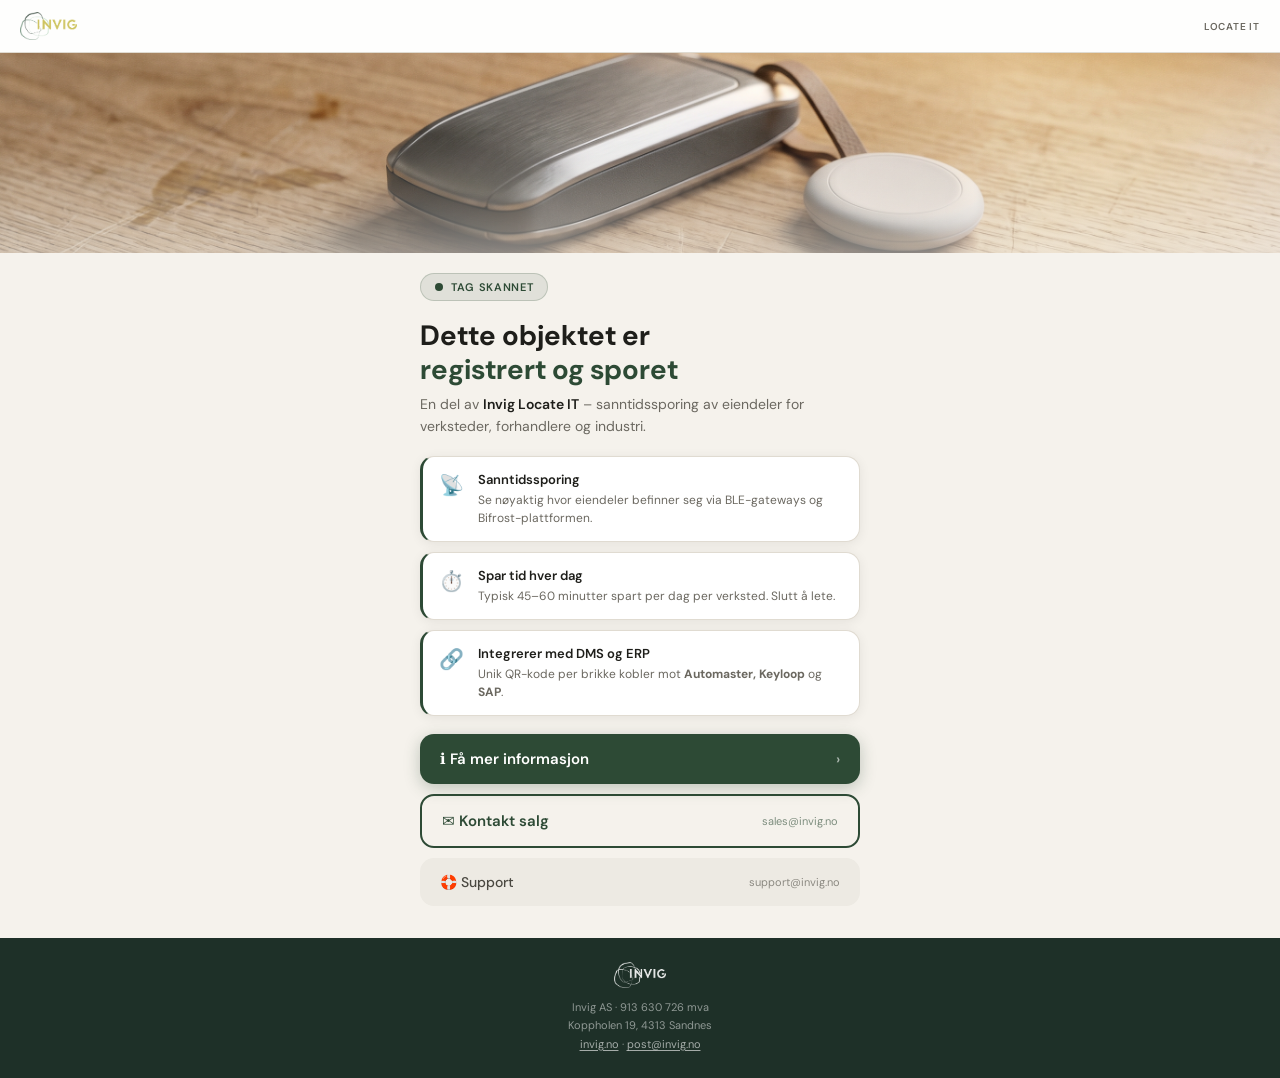
<file: V2/index.html>
<!DOCTYPE html>
<html lang="no">
<head>
  <meta charset="UTF-8" />
  <meta name="viewport" content="width=device-width, initial-scale=1.0, maximum-scale=1" />
  <title>Invig Locate IT</title>
  <meta name="description" content="Dette objektet er registrert og sporet i Invig Locate IT." />
  <link rel="preconnect" href="https://fonts.googleapis.com" />
  <link rel="preconnect" href="https://fonts.gstatic.com" crossorigin />
  <link href="https://fonts.googleapis.com/css2?family=DM+Sans:opsz,wght@9..40,300;9..40,400;9..40,500;9..40,600;9..40,700&display=swap" rel="stylesheet" />
  <style>
    /* =====================================================
       Invig Locate IT – V2 Dynamic Tag Landing Page
       Design: Nordic Clarity – cream bg, olive-green primary
       Reads: ?giai= or ?id= from URL
       Invig GCP prefix: 7073539
       ===================================================== */

    *, *::before, *::after { box-sizing: border-box; margin: 0; padding: 0; }

    :root {
      --bg:        #F5F2EC;
      --card:      #FFFFFF;
      --primary:   #2D4A35;
      --primary-l: #3A5E44;
      --accent:    #C8873A;
      --text:      #1E1E1A;
      --muted:     #6B6860;
      --border:    #E0DBD1;
      --radius:    14px;
      --shadow:    0 2px 12px rgba(0,0,0,0.07);
    }

    body {
      font-family: 'DM Sans', system-ui, sans-serif;
      background: var(--bg);
      color: var(--text);
      min-height: 100dvh;
      display: flex;
      flex-direction: column;
      -webkit-font-smoothing: antialiased;
    }

    /* ── Header ── */
    header {
      position: sticky; top: 0; z-index: 50;
      background: rgba(255,255,255,0.88);
      backdrop-filter: blur(10px);
      border-bottom: 1px solid var(--border);
      padding: 12px 20px;
      display: flex; align-items: center; justify-content: space-between;
    }
    header img { height: 28px; width: auto; object-fit: contain; }
    header .badge {
      font-size: 10px; font-weight: 600; letter-spacing: 0.08em;
      text-transform: uppercase; color: var(--muted);
    }

    /* ── Hero image ── */
    .hero {
      width: 100%; height: 200px; overflow: hidden; position: relative;
      background: #D8D4CC;
    }
    .hero img {
      width: 100%; height: 100%; object-fit: cover; object-position: center 55%;
      transition: opacity 0.4s;
    }
    .hero::after {
      content: ''; position: absolute; inset: 0;
      background: linear-gradient(to top, rgba(245,242,236,0.55) 0%, transparent 60%);
    }

    /* ── Main ── */
    main {
      flex: 1;
      max-width: 480px; width: 100%;
      margin: 0 auto;
      padding: 20px 20px 32px;
      display: flex; flex-direction: column; gap: 18px;
    }

    /* Scan badge */
    .scan-badge {
      display: inline-flex; align-items: center; gap: 8px;
      background: rgba(45,74,53,0.10); border: 1px solid rgba(45,74,53,0.20);
      border-radius: 999px; padding: 6px 14px; width: fit-content;
    }
    .scan-dot {
      width: 8px; height: 8px; border-radius: 50%; background: var(--primary);
      animation: pulse 2s ease-in-out infinite;
    }
    .scan-badge span { font-size: 11px; font-weight: 600; color: var(--primary); letter-spacing: 0.06em; text-transform: uppercase; }

    @keyframes pulse {
      0%   { box-shadow: 0 0 0 0 rgba(45,74,53,0.45); }
      70%  { box-shadow: 0 0 0 8px rgba(45,74,53,0); }
      100% { box-shadow: 0 0 0 0 rgba(45,74,53,0); }
    }

    /* Title block */
    .title-block h1 { font-size: 28px; font-weight: 700; line-height: 1.2; }
    .title-block h1 em { font-style: normal; color: var(--primary); }
    .title-block p { margin-top: 8px; font-size: 14px; color: var(--muted); line-height: 1.55; }
    .title-block p strong { color: var(--text); font-weight: 600; }

    /* ── Asset info card ── */
    .asset-card {
      background: var(--card);
      border: 1px solid var(--border);
      border-radius: var(--radius);
      box-shadow: var(--shadow);
      overflow: hidden;
    }
    .asset-card-header {
      background: var(--primary);
      padding: 12px 16px;
      display: flex; align-items: center; gap: 10px;
    }
    .asset-card-header .type-icon {
      width: 36px; height: 36px; border-radius: 8px;
      background: rgba(255,255,255,0.15);
      display: flex; align-items: center; justify-content: center;
      font-size: 18px;
    }
    .asset-card-header .type-label {
      font-size: 11px; font-weight: 600; color: rgba(255,255,255,0.7);
      text-transform: uppercase; letter-spacing: 0.07em;
    }
    .asset-card-header .asset-name {
      font-size: 16px; font-weight: 700; color: #fff; margin-top: 1px;
    }
    .asset-fields { padding: 0; }
    .field-row {
      display: flex; align-items: flex-start;
      padding: 11px 16px;
      border-bottom: 1px solid var(--border);
      gap: 12px;
    }
    .field-row:last-child { border-bottom: none; }
    .field-icon { font-size: 15px; margin-top: 1px; flex-shrink: 0; width: 20px; text-align: center; }
    .field-body { flex: 1; min-width: 0; }
    .field-label { font-size: 10px; font-weight: 600; color: var(--muted); text-transform: uppercase; letter-spacing: 0.07em; }
    .field-value { font-size: 14px; font-weight: 500; color: var(--text); margin-top: 1px; word-break: break-word; }
    .field-value.mono { font-family: 'Courier New', monospace; font-size: 12px; color: var(--muted); }

    .status-pill {
      display: inline-flex; align-items: center; gap: 5px;
      padding: 3px 10px; border-radius: 999px; font-size: 12px; font-weight: 600;
    }
    .status-active   { background: #E6F4EA; color: #1E7A34; }
    .status-checkout { background: #FFF3E0; color: #C8873A; }
    .status-missing  { background: #FDECEA; color: #C0392B; }
    .status-maint    { background: #EEF2FF; color: #3B5BDB; }

    /* ── Feature cards ── */
    .feature-cards { display: flex; flex-direction: column; gap: 10px; }
    .feature-card {
      background: var(--card);
      border: 1px solid var(--border);
      border-left: 3px solid var(--primary);
      border-radius: var(--radius);
      box-shadow: var(--shadow);
      padding: 14px 16px;
      display: flex; align-items: flex-start; gap: 14px;
    }
    .feature-card .fi { font-size: 20px; flex-shrink: 0; margin-top: 1px; }
    .feature-card h3 { font-size: 13px; font-weight: 600; }
    .feature-card p  { font-size: 12px; color: var(--muted); margin-top: 3px; line-height: 1.5; }

    /* ── CTA buttons ── */
    .cta-group { display: flex; flex-direction: column; gap: 10px; }
    .btn {
      display: flex; align-items: center; justify-content: center; gap: 8px;
      width: 100%; padding: 15px 20px;
      border-radius: var(--radius); font-size: 15px; font-weight: 600;
      text-decoration: none; border: none; cursor: pointer;
      transition: transform 0.15s, opacity 0.15s;
    }
    .btn:active { transform: scale(0.97); opacity: 0.9; }
    .btn-primary {
      background: var(--primary); color: #fff;
      box-shadow: 0 4px 16px rgba(45,74,53,0.28);
    }
    .btn-outline {
      background: transparent; color: var(--primary);
      border: 2px solid var(--primary);
    }
    .btn-muted {
      background: #EDEAE3; color: #4A4840;
      font-size: 14px; font-weight: 500;
    }
    .btn .arrow { margin-left: auto; opacity: 0.6; font-size: 14px; }
    .btn .sub   { margin-left: auto; font-size: 11px; font-weight: 400; opacity: 0.6; }

    /* ── GIAI info box ── */
    .giai-box {
      background: var(--card);
      border: 1px solid var(--border);
      border-radius: var(--radius);
      padding: 14px 16px;
    }
    .giai-box .giai-label {
      font-size: 10px; font-weight: 600; color: var(--primary);
      text-transform: uppercase; letter-spacing: 0.08em;
      display: flex; align-items: center; gap: 6px; margin-bottom: 8px;
    }
    .giai-row { display: flex; justify-content: space-between; align-items: center; margin-bottom: 4px; }
    .giai-row .k { font-size: 11px; color: var(--muted); }
    .giai-row .v { font-size: 12px; font-weight: 500; font-family: 'Courier New', monospace; }

    /* ── Footer ── */
    footer {
      background: #1E3028;
      padding: 24px 20px;
      text-align: center;
    }
    footer img { height: 26px; width: auto; margin: 0 auto 10px; display: block; filter: brightness(0) invert(1); opacity: 0.9; }
    footer p { font-size: 11px; color: rgba(255,255,255,0.5); line-height: 1.7; }
    footer a { color: rgba(255,255,255,0.6); text-decoration: underline; text-underline-offset: 2px; }

    /* ── Unknown state ── */
    .unknown-banner {
      background: #FFF8F0; border: 1px solid #F0D9B5;
      border-radius: var(--radius); padding: 16px;
      font-size: 13px; color: #7A5C2E; line-height: 1.5;
      display: flex; gap: 10px; align-items: flex-start;
    }

    /* ── Animations ── */
    @keyframes fadeUp {
      from { opacity: 0; transform: translateY(14px); }
      to   { opacity: 1; transform: translateY(0); }
    }
    .fade-1 { animation: fadeUp 0.35s ease-out both; }
    .fade-2 { animation: fadeUp 0.35s ease-out 0.08s both; }
    .fade-3 { animation: fadeUp 0.35s ease-out 0.16s both; }
    .fade-4 { animation: fadeUp 0.35s ease-out 0.24s both; }
  </style>
</head>
<body>

  <!-- Header -->
  <header>
    <img src="img/invig-logo.png" alt="Invig" onerror="this.style.display='none';document.getElementById('logo-text').style.display='block'" />
    <span id="logo-text" style="display:none;font-weight:700;font-size:18px;color:#2D4A35;letter-spacing:0.02em;">INVIG</span>
    <span class="badge">Locate IT</span>
  </header>

  <!-- Hero image (swapped by JS based on asset type) -->
  <div class="hero">
    <img id="hero-img" src="img/asset-key.jpg" alt="Asset" />
  </div>

  <main>

    <!-- Scan badge -->
    <div class="scan-badge fade-1">
      <span class="scan-dot"></span>
      <span>Tag skannet</span>
    </div>

    <!-- Title -->
    <div class="title-block fade-1">
      <h1 id="page-title">Dette objektet er<br><em>registrert og sporet</em></h1>
      <p id="page-desc">En del av <strong>Invig Locate IT</strong> – sanntidssporing av eiendeler for verksteder, forhandlere og industri.</p>
    </div>

    <!-- Asset info card (shown when GIAI is known) -->
    <div class="asset-card fade-2" id="asset-card">
      <div class="asset-card-header">
        <div class="type-icon" id="type-icon">🔑</div>
        <div>
          <div class="type-label" id="type-label">Nøkkel</div>
          <div class="asset-name" id="asset-name">Laster…</div>
        </div>
      </div>
      <div class="asset-fields">
        <div class="field-row">
          <div class="field-icon">🏢</div>
          <div class="field-body">
            <div class="field-label">Kunde</div>
            <div class="field-value" id="f-customer">—</div>
          </div>
        </div>
        <div class="field-row">
          <div class="field-icon">📍</div>
          <div class="field-body">
            <div class="field-label">Siste kjente lokasjon</div>
            <div class="field-value" id="f-location">—</div>
          </div>
        </div>
        <div class="field-row">
          <div class="field-icon">👤</div>
          <div class="field-body">
            <div class="field-label">Ansvarlig</div>
            <div class="field-value" id="f-assigned">—</div>
          </div>
        </div>
        <div class="field-row">
          <div class="field-icon">🔄</div>
          <div class="field-body">
            <div class="field-label">Status</div>
            <div class="field-value" id="f-status">—</div>
          </div>
        </div>
        <div class="field-row">
          <div class="field-icon">🔗</div>
          <div class="field-body">
            <div class="field-label">System-referanse</div>
            <div class="field-value" id="f-ref">—</div>
          </div>
        </div>
      </div>
    </div>

    <!-- GIAI identity box -->
    <div class="giai-box fade-2" id="giai-box">
      <div class="giai-label">
        <span>📡</span> GS1 Digital Link · GIAI
      </div>
      <div class="giai-row">
        <span class="k">Invig GCP-prefiks</span>
        <span class="v" id="giai-prefix">7073539</span>
      </div>
      <div class="giai-row">
        <span class="k">Asset-referanse</span>
        <span class="v" id="giai-ref">—</span>
      </div>
      <div class="giai-row">
        <span class="k">Full GIAI</span>
        <span class="v" id="giai-full">—</span>
      </div>
      <div class="giai-row">
        <span class="k">GS1 AI</span>
        <span class="v">(8004) <span id="giai-ai">—</span></span>
      </div>
      <div class="giai-row">
        <span class="k">Resolver</span>
        <span class="v" id="giai-resolver">id.invig.no/8004/…</span>
      </div>
    </div>

    <!-- Unknown GIAI banner (shown if no data) -->
    <div class="unknown-banner fade-2" id="unknown-banner" style="display:none;">
      <span style="font-size:20px;">⚠️</span>
      <div>
        <strong>Ukjent tag-ID.</strong> Denne GIAI-en er ikke registrert i Invig Bifrost. Kontakt support for å registrere taggen.
      </div>
    </div>

    <!-- Feature cards -->
    <div class="feature-cards fade-3">
      <div class="feature-card">
        <div class="fi">📡</div>
        <div>
          <h3>Sanntidssporing</h3>
          <p>Se nøyaktig hvor eiendeler befinner seg via BLE-gateways og Bifrost-plattformen.</p>
        </div>
      </div>
      <div class="feature-card">
        <div class="fi">⏱️</div>
        <div>
          <h3>Spar tid hver dag</h3>
          <p>Typisk 45–60 minutter spart per dag per verksted. Slutt å lete.</p>
        </div>
      </div>
      <div class="feature-card">
        <div class="fi">🔗</div>
        <div>
          <h3>Integrerer med DMS og ERP</h3>
          <p>Unik QR-kode per brikke kobler mot <strong>Automaster, Keyloop</strong> og <strong>SAP</strong>.</p>
        </div>
      </div>
    </div>

    <!-- CTA buttons -->
    <div class="cta-group fade-4">
      <a href="https://invig.no/nokkelsporingssystem" target="_blank" rel="noopener" class="btn btn-primary">
        ℹ️ Få mer informasjon
        <span class="arrow">›</span>
      </a>
      <a href="mailto:sales@invig.no" class="btn btn-outline">
        ✉️ Kontakt salg
        <span class="sub">sales@invig.no</span>
      </a>
      <a id="support-btn" href="mailto:support@invig.no" class="btn btn-muted">
        🛟 Support
        <span class="sub">support@invig.no</span>
      </a>
    </div>

  </main>

  <!-- Footer -->
  <footer>
    <img src="img/invig-logo.png" alt="Invig" onerror="this.style.display='none'" />
    <p>
      Invig AS · 913 630 726 mva<br />
      Koppholen 19, 4313 Sandnes<br />
      <a href="https://invig.no" target="_blank">invig.no</a> ·
      <a href="mailto:post@invig.no">post@invig.no</a>
    </p>
  </footer>

  <script>
    /* =====================================================
       Invig Locate IT V2 – Dynamic asset rendering
       URL format: ?giai=<GIAI>  or  ?id=<GIAI>
       Invig GCP prefix: 7073539
       ===================================================== */

    const INVIG_GCP = '7073539';

    // Asset type definitions
    const ASSET_TYPES = {
      key:       { icon: '🔑', label: 'Nøkkel',           img: 'img/asset-key.jpg',       title: 'Denne nøkkelen er', em: 'registrert og sporet' },
      tool:      { icon: '🔧', label: 'Verktøy',          img: 'img/asset-tool.jpg',      title: 'Dette verktøyet er', em: 'registrert og sporet' },
      vehicle:   { icon: '🚗', label: 'Kjøretøy',         img: 'img/asset-vehicle.jpg',   title: 'Dette kjøretøyet er', em: 'registrert og sporet' },
      equipment: { icon: '🏗️', label: 'Utstyr',           img: 'img/asset-equipment.jpg', title: 'Dette utstyret er', em: 'registrert og sporet' },
      medical:   { icon: '🏥', label: 'Medisinsk utstyr', img: 'img/asset-medical.jpg',   title: 'Dette utstyret er', em: 'registrert og sporet' },
      pallet:    { icon: '📦', label: 'Pall/Forsendelse', img: 'img/asset-equipment.jpg', title: 'Denne forsendelsen er', em: 'registrert og sporet' },
      other:     { icon: '📌', label: 'Eiendel',          img: 'img/asset-key.jpg',       title: 'Denne eiendelen er', em: 'registrert og sporet' },
    };

    // Status badge renderer
    function statusBadge(status) {
      const map = {
        active:   ['status-active',   '🟢', 'Aktiv'],
        checkout: ['status-checkout', '🟡', 'Utlevert'],
        missing:  ['status-missing',  '🔴', 'Savnet'],
        maint:    ['status-maint',    '🔵', 'Vedlikehold'],
      };
      const [cls, dot, label] = map[status] || ['status-active', '⚪', status || 'Ukjent'];
      return `<span class="status-pill ${cls}">${dot} ${label}</span>`;
    }

    // Mock data lookup – replace with real Bifrost API call
    function lookupAsset(giai) {
      const MOCK_DB = {
        '70735391257': {
          type: 'key',
          name: 'BMW 5-serie – AB 12345',
          customer: 'Sandnes Bilsenter AS',
          location: 'Verkstedhall B – Seksjon 3',
          assigned: 'Knut Olsen',
          status: 'active',
          ref: 'Automaster #WO-20241105',
          contact: 'mailto:support@sandesbilsenter.no',
        },
        '70735391258': {
          type: 'tool',
          name: 'Momentnøkkel 1/2" – Snap-on',
          customer: 'Stavanger Mekaniske AS',
          location: 'Lager – Hylle 7C',
          assigned: 'Verkstedleder',
          status: 'checkout',
          ref: 'SAP Asset #TL-00442',
          contact: null,
        },
        '70735391259': {
          type: 'vehicle',
          name: 'Audi A4 – EK 44321 (Lånebil)',
          customer: 'Invig Demo Forhandler',
          location: 'Uteparkering – Rad C',
          assigned: 'Resepsjon',
          status: 'active',
          ref: 'Keyloop #LV-2024-0088',
          contact: null,
        },
        '70735391260': {
          type: 'equipment',
          name: 'Gaffeltruck – Toyota 8FBN25',
          customer: 'Norsk Logistikk AS',
          location: 'Lager 2 – Port 4',
          assigned: 'Driftsavdelingen',
          status: 'maint',
          ref: 'SAP PM #EQ-00109',
          contact: null,
        },
        '70735391261': {
          type: 'medical',
          name: 'Ultralyd – GE Logiq E10',
          customer: 'Stavanger Universitetssjukehus',
          location: 'Avdeling 4B – Rom 412',
          assigned: 'Biomedisinsk teknikk',
          status: 'active',
          ref: 'Internt ID: MED-2024-0033',
          contact: 'mailto:bmt@sus.no',
        },
      };
      return MOCK_DB[giai] || null;
    }

    // Parse GIAI from URL
    function getGIAI() {
      const p = new URLSearchParams(window.location.search);
      return p.get('giai') || p.get('id') || null;
    }

    // Extract asset reference (digits after GCP prefix)
    function assetRef(giai) {
      if (giai && giai.startsWith(INVIG_GCP)) return giai.slice(INVIG_GCP.length);
      return giai || '—';
    }

    // Render page
    function render() {
      const giai = getGIAI();

      // Populate GIAI box
      if (giai) {
        document.getElementById('giai-full').textContent     = giai;
        document.getElementById('giai-ai').textContent      = giai;
        document.getElementById('giai-ref').textContent     = assetRef(giai);
        document.getElementById('giai-resolver').textContent = `id.invig.no/8004/${giai}`;
        document.getElementById('giai-prefix').textContent  = INVIG_GCP;
      } else {
        document.getElementById('giai-box').style.display = 'none';
      }

      // Look up asset data
      const asset = giai ? lookupAsset(giai) : null;

      if (!giai || !asset) {
        // No GIAI or unknown – show generic page + warning
        document.getElementById('asset-card').style.display = 'none';
        if (giai) document.getElementById('unknown-banner').style.display = 'flex';
        return;
      }

      // Apply asset type
      const type = ASSET_TYPES[asset.type] || ASSET_TYPES.other;
      document.getElementById('hero-img').src        = type.img;
      document.getElementById('hero-img').alt        = type.label;
      document.getElementById('type-icon').textContent = type.icon;
      document.getElementById('type-label').textContent = type.label;
      document.getElementById('asset-name').textContent = asset.name;

      // Title
      document.getElementById('page-title').innerHTML =
        `${type.title}<br><em>${type.em}</em>`;

      // Fields
      document.getElementById('f-customer').textContent  = asset.customer  || '—';
      document.getElementById('f-location').textContent  = asset.location  || '—';
      document.getElementById('f-assigned').textContent  = asset.assigned  || '—';
      document.getElementById('f-status').innerHTML      = statusBadge(asset.status);
      document.getElementById('f-ref').textContent       = asset.ref       || '—';

      // Support button: use customer contact if available
      if (asset.contact) {
        document.getElementById('support-btn').href = asset.contact;
      }
    }

    render();
  </script>
</body>
</html>
</file>
